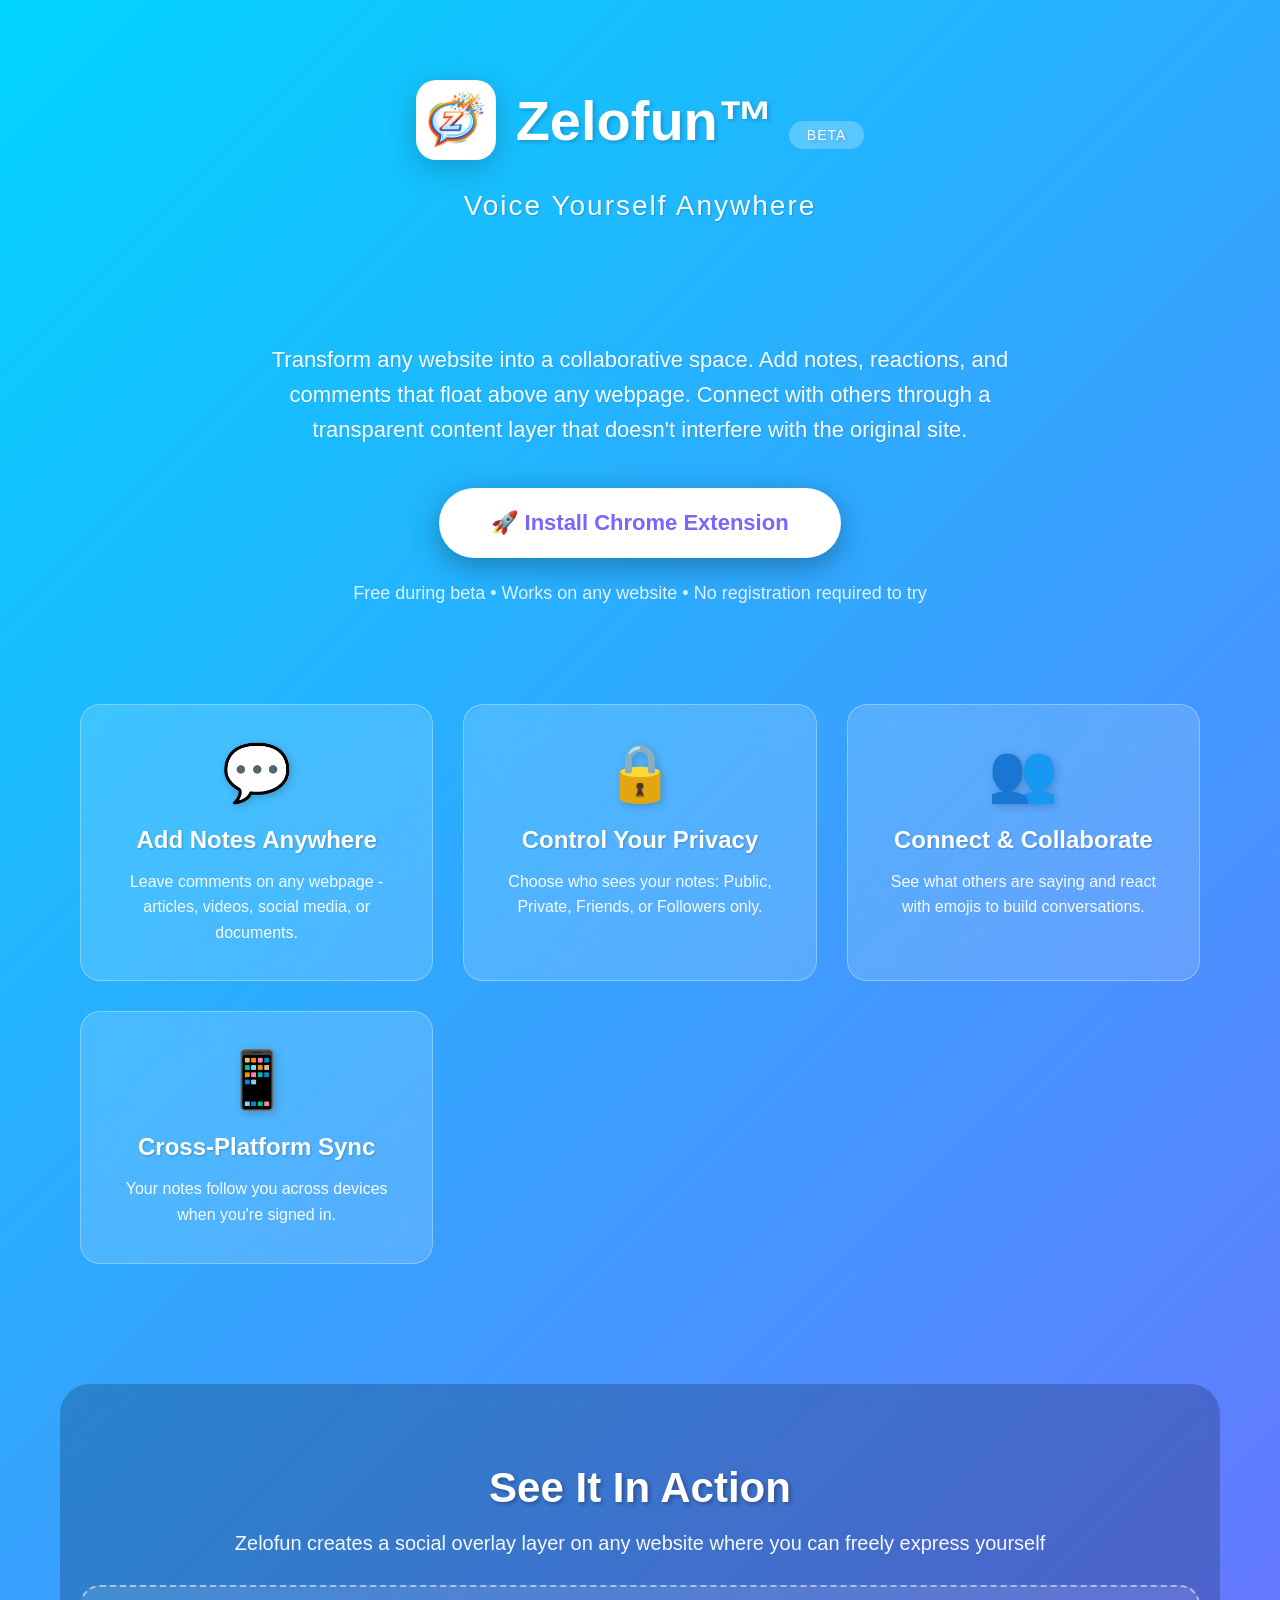
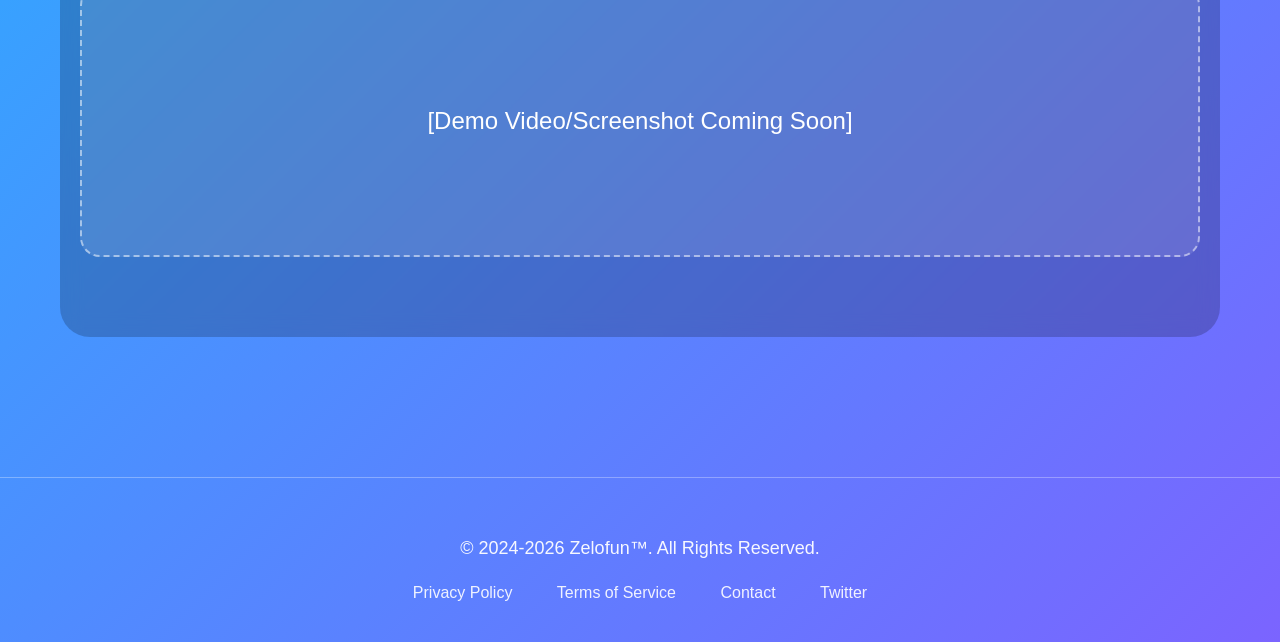
<file: index.html>
<!DOCTYPE html>
<html lang="en">
<head>
    <meta charset="UTF-8">
    <meta name="viewport" content="width=device-width, initial-scale=1.0">
    <title>Zelofun™ - Voice Yourself Anywhere</title>
    <meta name="description" content="Voice Yourself Anywhere. Add a social overlay layer of comments, reactions, images, videos, and voice notes to any website.">
    <meta name="keywords" content="browser extension, web annotation, comments, collaboration, zelofun, social overlay">
    <meta property="og:title" content="Zelofun™ - Voice Yourself Anywhere">
    <meta property="og:description" content="Voice Yourself Anywhere. Add a social overlay layer to any website with Zelofun™.">
    <meta property="og:image" content="https://zelofun.com/preview.png">
    <meta property="og:url" content="https://zelofun.com">
    <meta name="twitter:card" content="summary_large_image">
    <link rel="icon" type="image/png" href="icon.png">
    
    <style>
        * {
            margin: 0;
            padding: 0;
            box-sizing: border-box;
        }
        
        body {
            font-family: -apple-system, BlinkMacSystemFont, 'Segoe UI', Roboto, 'Helvetica Neue', Arial, sans-serif;
            background: linear-gradient(135deg, #00D4FF 0%, #7B64FF 25%, #FF6B9D 50%, #FFC837 75%, #00D4FF 100%);
            background-size: 400% 400%;
            animation: gradientShift 15s ease infinite;
            min-height: 100vh;
            color: white;
            overflow-x: hidden;
        }
        
        @keyframes gradientShift {
            0% { background-position: 0% 50%; }
            50% { background-position: 100% 50%; }
            100% { background-position: 0% 50%; }
        }
        
        .container {
            max-width: 1200px;
            margin: 0 auto;
            padding: 20px;
        }
        
        header {
            text-align: center;
            padding: 60px 20px;
            animation: fadeInDown 1s ease-out;
        }
        
        .logo {
            display: inline-flex;
            align-items: center;
            gap: 20px;
            margin-bottom: 30px;
        }
        
        .logo-icon {
            width: 80px;
            height: 80px;
            background: white;
            border-radius: 20px;
            display: flex;
            align-items: center;
            justify-content: center;
            box-shadow: 0 8px 32px rgba(0,0,0,0.2);
            padding: 10px;
        }
        
        .logo-icon img {
            width: 100%;
            height: 100%;
            object-fit: contain;
        }
        
        h1 {
            font-size: 56px;
            font-weight: 800;
            margin: 0;
            text-shadow: 2px 2px 4px rgba(0,0,0,0.2);
        }
        
        .tagline {
            font-size: 28px;
            opacity: 0.95;
            margin-bottom: 20px;
            font-weight: 300;
            letter-spacing: 2px;
            text-shadow: 1px 1px 2px rgba(0,0,0,0.2);
        }
        
        .hero {
            text-align: center;
            padding: 40px 20px;
            animation: fadeIn 1.5s ease-out;
        }
        
        .hero-description {
            font-size: 22px;
            line-height: 1.6;
            opacity: 0.98;
            max-width: 800px;
            margin: 0 auto 40px;
            text-shadow: 1px 1px 2px rgba(0,0,0,0.1);
        }
        
        .cta-button {
            display: inline-block;
            padding: 20px 50px;
            background: white;
            color: #7B64FF;
            text-decoration: none;
            border-radius: 50px;
            font-size: 22px;
            font-weight: bold;
            transition: all 0.3s ease;
            box-shadow: 0 8px 30px rgba(0,0,0,0.3);
            border: 2px solid transparent;
            cursor: pointer;
        }
        
        .cta-button:hover {
            transform: translateY(-3px) scale(1.05);
            box-shadow: 0 12px 40px rgba(0,0,0,0.4);
            background: linear-gradient(135deg, #ffffff 0%, #f0f0ff 100%);
        }
        
        .features {
            display: grid;
            grid-template-columns: repeat(auto-fit, minmax(280px, 1fr));
            gap: 30px;
            padding: 60px 20px;
            animation: fadeInUp 2s ease-out;
        }
        
        .feature {
            background: rgba(255,255,255,0.15);
            backdrop-filter: blur(20px);
            padding: 35px;
            border-radius: 20px;
            text-align: center;
            transition: transform 0.3s ease;
            border: 1px solid rgba(255,255,255,0.3);
        }
        
        .feature:hover {
            transform: translateY(-5px);
            background: rgba(255,255,255,0.25);
            box-shadow: 0 10px 30px rgba(0,0,0,0.2);
        }
        
        .feature-icon {
            font-size: 56px;
            margin-bottom: 20px;
            filter: drop-shadow(2px 2px 4px rgba(0,0,0,0.2));
        }
        
        .feature h3 {
            font-size: 24px;
            margin-bottom: 15px;
            color: white;
            text-shadow: 1px 1px 2px rgba(0,0,0,0.2);
        }
        
        .feature p {
            opacity: 0.95;
            line-height: 1.6;
            font-size: 16px;
        }
        
        .demo-section {
            padding: 80px 20px;
            text-align: center;
            background: rgba(0,0,0,0.2);
            border-radius: 30px;
            margin: 60px 0;
            backdrop-filter: blur(10px);
        }
        
        .demo-section h2 {
            font-size: 42px;
            margin-bottom: 20px;
            text-shadow: 2px 2px 4px rgba(0,0,0,0.3);
        }
        
        .demo-placeholder {
            background: rgba(255,255,255,0.1);
            padding: 120px 20px;
            border-radius: 20px;
            border: 2px dashed rgba(255,255,255,0.5);
            margin-top: 30px;
            font-size: 24px;
            font-weight: 300;
        }
        
        footer {
            text-align: center;
            padding: 60px 20px 40px;
            border-top: 1px solid rgba(255,255,255,0.3);
            margin-top: 60px;
        }
        
        footer a {
            color: white;
            text-decoration: none;
            margin: 0 20px;
            opacity: 0.9;
            font-size: 16px;
            transition: opacity 0.3s;
        }
        
        footer a:hover {
            opacity: 1;
            text-decoration: underline;
        }
        
        .beta-badge {
            display: inline-block;
            background: rgba(255,255,255,0.25);
            padding: 6px 18px;
            border-radius: 25px;
            font-size: 14px;
            margin-left: 15px;
            font-weight: 500;
            letter-spacing: 1px;
        }
        
        .copyright {
            margin-bottom: 25px;
            font-size: 18px;
            opacity: 0.95;
        }
        
        /* Terms Acceptance Modal */
        .modal-overlay {
            display: none;
            position: fixed;
            top: 0;
            left: 0;
            right: 0;
            bottom: 0;
            background: rgba(0, 0, 0, 0.8);
            backdrop-filter: blur(5px);
            z-index: 10000;
            animation: fadeIn 0.3s ease-out;
        }
        
        .modal-overlay.show {
            display: flex;
            align-items: center;
            justify-content: center;
        }
        
        .modal-content {
            background: white;
            color: #333;
            border-radius: 20px;
            padding: 40px;
            max-width: 600px;
            width: 90%;
            max-height: 80vh;
            overflow-y: auto;
            box-shadow: 0 20px 60px rgba(0,0,0,0.3);
            animation: slideUp 0.3s ease-out;
        }
        
        .modal-header {
            text-align: center;
            margin-bottom: 30px;
        }
        
        .modal-header h2 {
            color: #7B64FF;
            font-size: 32px;
            margin-bottom: 10px;
        }
        
        .modal-header p {
            color: #666;
            font-size: 16px;
        }
        
        .terms-summary {
            background: #f8f9fa;
            border-radius: 12px;
            padding: 20px;
            margin-bottom: 25px;
        }
        
        .terms-summary h3 {
            color: #7B64FF;
            margin-bottom: 15px;
            font-size: 20px;
        }
        
        .terms-summary ul {
            list-style: none;
            padding: 0;
        }
        
        .terms-summary li {
            padding: 8px 0;
            padding-left: 25px;
            position: relative;
        }
        
        .terms-summary li:before {
            content: "✓";
            position: absolute;
            left: 0;
            color: #4CAF50;
            font-weight: bold;
        }
        
        .checkbox-container {
            background: #fff4e6;
            border-radius: 12px;
            padding: 20px;
            margin: 25px 0;
            border: 2px solid #ffc837;
        }
        
        .checkbox-wrapper {
            display: flex;
            align-items: flex-start;
            gap: 12px;
            margin-bottom: 12px;
        }
        
        .checkbox-wrapper input[type="checkbox"] {
            width: 20px;
            height: 20px;
            margin-top: 2px;
            cursor: pointer;
        }
        
        .checkbox-wrapper label {
            flex: 1;
            cursor: pointer;
            line-height: 1.5;
            font-size: 15px;
        }
        
        .checkbox-wrapper a {
            color: #7B64FF;
            text-decoration: underline;
        }
        
        .modal-buttons {
            display: flex;
            gap: 15px;
            justify-content: center;
            margin-top: 30px;
        }
        
        .modal-btn {
            padding: 15px 30px;
            border-radius: 50px;
            font-size: 16px;
            font-weight: bold;
            border: none;
            cursor: pointer;
            transition: all 0.3s;
        }
        
        .btn-cancel {
            background: transparent;
            color: #666;
            border: 2px solid #ddd;
        }
        
        .btn-accept {
            background: linear-gradient(135deg, #7B64FF, #00D4FF);
            color: white;
            opacity: 0.5;
            cursor: not-allowed;
        }
        
        .btn-accept.enabled {
            opacity: 1;
            cursor: pointer;
        }
        
        .btn-accept.enabled:hover {
            transform: translateY(-2px);
            box-shadow: 0 8px 20px rgba(123, 100, 255, 0.4);
        }
        
        .btn-cancel:hover {
            background: #f8f9fa;
        }
        
        .age-warning {
            background: #ffe4e1;
            border: 2px solid #ff6b6b;
            border-radius: 12px;
            padding: 15px;
            margin-bottom: 20px;
            text-align: center;
            font-weight: bold;
            color: #d32f2f;
        }
        
        /* Cookie Consent Styles */
        .cookie-consent {
            position: fixed;
            bottom: 0;
            left: 0;
            right: 0;
            background: rgba(30, 30, 50, 0.98);
            backdrop-filter: blur(10px);
            padding: 20px;
            box-shadow: 0 -2px 10px rgba(0,0,0,0.2);
            z-index: 9999;
            display: none;
            animation: slideUp 0.3s ease-out;
        }
        
        .cookie-consent.show {
            display: block;
        }
        
        .cookie-content {
            max-width: 1200px;
            margin: 0 auto;
            display: flex;
            align-items: center;
            justify-content: space-between;
            gap: 20px;
            flex-wrap: wrap;
        }
        
        .cookie-text {
            flex: 1;
            color: white;
            font-size: 14px;
            line-height: 1.5;
        }
        
        .cookie-text a {
            color: #00D4FF;
            text-decoration: underline;
        }
        
        .cookie-buttons {
            display: flex;
            gap: 10px;
        }
        
        .cookie-btn {
            padding: 10px 20px;
            border: none;
            border-radius: 25px;
            font-size: 14px;
            font-weight: 600;
            cursor: pointer;
            transition: all 0.3s;
        }
        
        .cookie-accept {
            background: linear-gradient(135deg, #00D4FF, #7B64FF);
            color: white;
        }
        
        .cookie-reject {
            background: transparent;
            color: white;
            border: 1px solid rgba(255,255,255,0.3);
        }
        
        .cookie-btn:hover {
            transform: translateY(-2px);
            box-shadow: 0 5px 15px rgba(0,0,0,0.3);
        }
        
        @keyframes fadeIn {
            from { opacity: 0; }
            to { opacity: 1; }
        }
        
        @keyframes fadeInDown {
            from {
                opacity: 0;
                transform: translateY(-30px);
            }
            to {
                opacity: 1;
                transform: translateY(0);
            }
        }
        
        @keyframes fadeInUp {
            from {
                opacity: 0;
                transform: translateY(30px);
            }
            to {
                opacity: 1;
                transform: translateY(0);
            }
        }
        
        @keyframes slideUp {
            from { transform: translateY(100%); }
            to { transform: translateY(0); }
        }
        
        @media (max-width: 768px) {
            h1 { font-size: 42px; }
            .tagline { font-size: 20px; }
            .hero-description { font-size: 18px; }
            .features { grid-template-columns: 1fr; }
            .logo-icon { width: 60px; height: 60px; }
            .cta-button { padding: 16px 40px; font-size: 18px; }
            
            .cookie-content {
                flex-direction: column;
                text-align: center;
            }
            .cookie-buttons {
                width: 100%;
                justify-content: center;
            }
            
            .modal-content {
                padding: 30px 20px;
            }
        }
    </style>
</head>
<body>
    <!-- Terms Acceptance Modal -->
    <div id="termsModal" class="modal-overlay">
        <div class="modal-content">
            <div class="modal-header">
                <h2>Welcome to Zelofun! 🎉</h2>
                <p>Before you start, please review and accept our terms</p>
            </div>
            
            <div class="age-warning">
                ⚠️ You must be at least 13 years old to use Zelofun
            </div>
            
            <div class="terms-summary">
                <h3>Quick Summary:</h3>
                <ul>
                    <li>Your content is yours - we never sell your data</li>
                    <li>Be respectful - no harassment or illegal content</li>
                    <li>You control privacy - choose who sees your notes</li>
                    <li>We use cookies only for essential functions</li>
                    <li>You can delete everything anytime</li>
                </ul>
            </div>
            
            <div class="checkbox-container">
                <div class="checkbox-wrapper">
                    <input type="checkbox" id="ageConfirm" onchange="checkAllBoxes()">
                    <label for="ageConfirm">
                        I confirm that I am at least 13 years old
                    </label>
                </div>
                
                <div class="checkbox-wrapper">
                    <input type="checkbox" id="termsAccept" onchange="checkAllBoxes()">
                    <label for="termsAccept">
                        I have read and agree to the <a href="/terms.html" target="_blank">Terms of Service</a> 
                        and <a href="/privacy.html" target="_blank">Privacy Policy</a>
                    </label>
                </div>
                
                <div class="checkbox-wrapper">
                    <input type="checkbox" id="cookieAccept" onchange="checkAllBoxes()">
                    <label for="cookieAccept">
                        I accept the use of essential cookies for the service to function
                    </label>
                </div>
            </div>
            
            <div class="modal-buttons">
                <button class="modal-btn btn-cancel" onclick="closeTermsModal()">Not Now</button>
                <button id="acceptBtn" class="modal-btn btn-accept" onclick="acceptTerms()" disabled>
                    Install Extension
                </button>
            </div>
        </div>
    </div>

    <!-- Cookie Consent Banner (for returning users) -->
    <div id="cookieConsent" class="cookie-consent">
        <div class="cookie-content">
            <div class="cookie-text">
                We use cookies to improve your experience on Zelofun. By continuing to browse, you agree to our use of cookies for analytics and functionality. 
                Learn more in our <a href="/privacy.html">Privacy Policy</a>.
            </div>
            <div class="cookie-buttons">
                <button class="cookie-btn cookie-reject" onclick="rejectCookies()">Reject</button>
                <button class="cookie-btn cookie-accept" onclick="acceptAllCookies()">Accept All</button>
            </div>
        </div>
    </div>

    <div class="container">
        <header>
            <div class="logo">
                <div class="logo-icon">
                    <img src="icon.png" alt="Zelofun Logo">
                </div>
                <div>
                    <h1>Zelofun™<span class="beta-badge">BETA</span></h1>
                </div>
            </div>
            <p class="tagline">Voice Yourself Anywhere</p>
        </header>
        
        <div class="hero">
            <p class="hero-description">
                Transform any website into a collaborative space. Add notes, reactions, and comments 
                that float above any webpage. Connect with others through a transparent content layer 
                that doesn't interfere with the original site.
            </p>
            <button class="cta-button" onclick="showTermsModal()">🚀 Install Chrome Extension</button>
            <p style="margin-top: 25px; opacity: 0.85; font-size: 18px;">
                Free during beta • Works on any website • No registration required to try
            </p>
        </div>
        
        <div class="features">
            <div class="feature">
                <div class="feature-icon">💬</div>
                <h3>Add Notes Anywhere</h3>
                <p>Leave comments on any webpage - articles, videos, social media, or documents.</p>
            </div>
            <div class="feature">
                <div class="feature-icon">🔒</div>
                <h3>Control Your Privacy</h3>
                <p>Choose who sees your notes: Public, Private, Friends, or Followers only.</p>
            </div>
            <div class="feature">
                <div class="feature-icon">👥</div>
                <h3>Connect & Collaborate</h3>
                <p>See what others are saying and react with emojis to build conversations.</p>
            </div>
            <div class="feature">
                <div class="feature-icon">📱</div>
                <h3>Cross-Platform Sync</h3>
                <p>Your notes follow you across devices when you're signed in.</p>
            </div>
        </div>
        
        <div class="demo-section">
            <h2>See It In Action</h2>
            <p style="margin-bottom: 30px; opacity: 0.95; font-size: 20px;">
                Zelofun creates a social overlay layer on any website where you can freely express yourself
            </p>
            <div class="demo-placeholder">
                [Demo Video/Screenshot Coming Soon]
            </div>
        </div>
    </div>
    
    <footer>
        <div class="copyright">
            © 2024-2026 Zelofun™. All Rights Reserved.
        </div>
        <div>
            <a href="/privacy.html">Privacy Policy</a>
            <a href="/terms.html">Terms of Service</a>
            <a href="mailto:support@zelofun.com">Contact</a>
            <a href="https://twitter.com/ZelofunApp" target="_blank">Twitter</a>
        </div>
    </footer>
    
    <!-- Scripts -->
    <script>
        // Terms Modal Management
        function showTermsModal() {
            // Check if user already accepted terms
            if (getCookie('termsAccepted') === 'true') {
                // User already accepted, proceed to install
                proceedToInstall();
            } else {
                // Show terms modal
                document.getElementById('termsModal').classList.add('show');
            }
        }
        
        function closeTermsModal() {
            document.getElementById('termsModal').classList.remove('show');
        }
        
        function checkAllBoxes() {
            const ageConfirm = document.getElementById('ageConfirm').checked;
            const termsAccept = document.getElementById('termsAccept').checked;
            const cookieAccept = document.getElementById('cookieAccept').checked;
            
            const acceptBtn = document.getElementById('acceptBtn');
            
            if (ageConfirm && termsAccept && cookieAccept) {
                acceptBtn.disabled = false;
                acceptBtn.classList.add('enabled');
            } else {
                acceptBtn.disabled = true;
                acceptBtn.classList.remove('enabled');
            }
        }
        
        function acceptTerms() {
            if (document.getElementById('acceptBtn').disabled) return;
            
            // Save acceptance
            setCookie('termsAccepted', 'true', 365);
            setCookie('cookieConsent', 'accepted', 365);
            setCookie('age13Plus', 'true', 365);
            setCookie('acceptanceDate', new Date().toISOString(), 365);
            
            // Close modal
            closeTermsModal();
            
            // Track event
            trackEvent('Terms', 'accepted', 'Install Flow');
            
            // Load Google Analytics
            loadGoogleAnalytics();
            
            // Proceed to install
            proceedToInstall();
        }
        
        function proceedToInstall() {
            // Track install click
            trackEvent('Extension', 'click', 'Install Button');
            
            // Check if extension URL is available
            const extensionUrl = 'https://chrome.google.com/webstore/detail/zelofun/gjhfkcjagdnkpcajiajlfpbdjfdcdmgl';
            
            // For now, show coming soon message
            alert('🎉 Thanks for accepting our terms!\n\nThe extension will be available in Chrome Web Store soon. We\'ll notify you when it\'s ready!');
            
            // In production, redirect to Chrome Web Store:
            // window.open(extensionUrl, '_blank');
        }
        
        // Cookie Management
        function getCookie(name) {
            const value = `; ${document.cookie}`;
            const parts = value.split(`; ${name}=`);
            if (parts.length === 2) return parts.pop().split(';').shift();
        }
        
        function setCookie(name, value, days) {
            const expires = new Date();
            expires.setTime(expires.getTime() + (days * 24 * 60 * 60 * 1000));
            document.cookie = `${name}=${value};expires=${expires.toUTCString()};path=/;SameSite=Strict`;
        }
        
        function acceptAllCookies() {
            setCookie('cookieConsent', 'accepted', 365);
            document.getElementById('cookieConsent').classList.remove('show');
            loadGoogleAnalytics();
        }
        
        function rejectCookies() {
            setCookie('cookieConsent', 'rejected', 365);
            document.getElementById('cookieConsent').classList.remove('show');
        }
        
        // Check consent status on page load
        window.addEventListener('DOMContentLoaded', function() {
            const consent = getCookie('cookieConsent');
            const termsAccepted = getCookie('termsAccepted');
            
            // Only show cookie banner if terms were accepted but cookies weren't specifically addressed
            if (termsAccepted === 'true' && !consent) {
                // User accepted terms, but we should still ask about analytics cookies
                document.getElementById('cookieConsent').classList.add('show');
            } else if (!termsAccepted && !consent) {
                // New user - don't show cookie banner (will be handled in terms modal)
                // Cookie banner only shows for returning users
            } else if (consent === 'accepted') {
                // Load GA if already accepted
                loadGoogleAnalytics();
            }
        });
        
        // Google Analytics loader (only loads if consent given)
        function loadGoogleAnalytics() {
            // Your actual GA4 measurement ID
            const GA_MEASUREMENT_ID = 'G-Q35Z41X6EE';
            
            // Check if already loaded
            if (window.gaLoaded) return;
            window.gaLoaded = true;
            
            // Create and load the GA script
            const script = document.createElement('script');
            script.async = true;
            script.src = `https://www.googletagmanager.com/gtag/js?id=${GA_MEASUREMENT_ID}`;
            document.head.appendChild(script);
            
            // Initialize GA with GDPR-compliant settings
            window.dataLayer = window.dataLayer || [];
            function gtag(){dataLayer.push(arguments);}
            gtag('js', new Date());
            
            // Configure with privacy settings
            gtag('config', GA_MEASUREMENT_ID, {
                'anonymize_ip': true,  // GDPR compliance - anonymize IP
                'cookie_flags': 'SameSite=None;Secure',
                'allow_google_signals': false,  // Disable advertising features by default
                'allow_ad_personalization_signals': false  // Disable ad personalization
            });
        }
        
        // Track custom events
        function trackEvent(category, action, label = null, value = null) {
            if (getCookie('cookieConsent') === 'accepted' && typeof gtag !== 'undefined') {
                gtag('event', action, {
                    'event_category': category,
                    'event_label': label,
                    'value': value
                });
            }
        }
    </script>
</body>
</html>
</file>
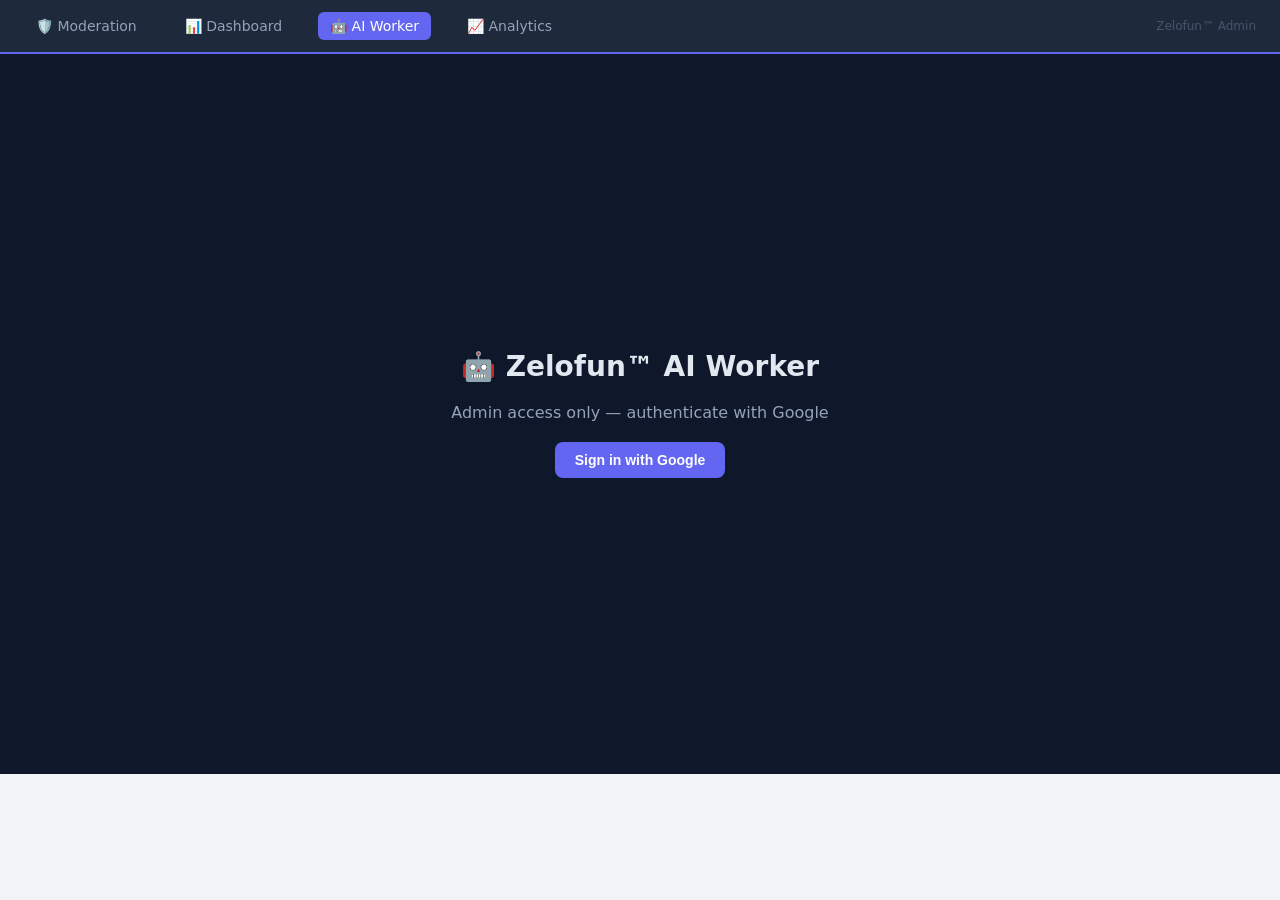
<file: admin-ai.html>
<!DOCTYPE html>
<html lang="en">
<head>
<meta charset="UTF-8">
<meta name="viewport" content="width=device-width, initial-scale=1.0">
<title>Zelofun™ AI Worker Dashboard</title>
<style>
  @import url('https://fonts.googleapis.com/css2?family=DM+Sans:wght@400;500;600;700&family=Space+Grotesk:wght@500;700&display=swap');

  * { margin: 0; padding: 0; box-sizing: border-box; }

  body {
    font-family: 'DM Sans', -apple-system, sans-serif;
    background: #f0f4f8;
    color: #1e293b;
    min-height: 100vh;
  }

  /* === HEADER === */
  .header {
    background: linear-gradient(135deg, #0ea5e9 0%, #6366f1 50%, #a855f7 100%);
    padding: 20px 28px;
    display: flex;
    align-items: center;
    justify-content: space-between;
    box-shadow: 0 4px 20px rgba(99,102,241,0.25);
  }
  .header-left { display: flex; align-items: center; gap: 14px; }
  .logo {
    width: 44px; height: 44px;
    background: rgba(255,255,255,0.2);
    backdrop-filter: blur(10px);
    border: 2px solid rgba(255,255,255,0.3);
    border-radius: 12px;
    display: flex; align-items: center; justify-content: center;
    font-size: 22px;
  }
  .header-title { font-family: 'Space Grotesk', sans-serif; font-size: 18px; font-weight: 700; color: white; }
  .header-title span { color: #c4b5fd; }
  .header-sub { font-size: 12px; color: rgba(255,255,255,0.7); display: flex; align-items: center; gap: 6px; margin-top: 2px; }
  .badge {
    padding: 2px 10px;
    border-radius: 999px;
    font-size: 10px;
    font-weight: 700;
  }
  .badge-ok { background: rgba(255,255,255,0.2); color: #bbf7d0; }
  .badge-err { background: rgba(255,255,255,0.2); color: #fecaca; }
  .badge-load { background: rgba(255,255,255,0.2); color: #fef08a; }
  .header-right { display: flex; align-items: center; gap: 8px; }
  .header-time { color: rgba(255,255,255,0.6); font-size: 12px; }

  .btn {
    padding: 8px 16px;
    border-radius: 10px;
    font-size: 12px;
    font-family: 'DM Sans', sans-serif;
    font-weight: 600;
    cursor: pointer;
    border: none;
    transition: all 0.2s;
  }
  .btn-default {
    background: rgba(255,255,255,0.15);
    backdrop-filter: blur(10px);
    color: white;
  }
  .btn-default:hover { background: rgba(255,255,255,0.25); }
  .btn-primary {
    background: white;
    color: #6366f1;
    box-shadow: 0 2px 8px rgba(0,0,0,0.1);
  }
  .btn-primary:hover { background: #f8fafc; transform: translateY(-1px); box-shadow: 0 4px 12px rgba(0,0,0,0.15); }

  /* === CONTENT === */
  .content { max-width: 1240px; margin: 0 auto; padding: 24px; }

  /* === ALERT === */
  .alert {
    border-radius: 14px;
    padding: 14px 20px;
    font-size: 13px;
    margin-bottom: 20px;
    border: 1px solid;
    display: none;
    box-shadow: 0 2px 8px rgba(0,0,0,0.04);
  }
  .alert-ok { background: #ecfdf5; border-color: #a7f3d0; color: #065f46; }
  .alert-warn { background: #fffbeb; border-color: #fde68a; color: #92400e; }
  .alert-err { background: #fef2f2; border-color: #fecaca; color: #991b1b; }
  .alert-header { display: flex; justify-content: space-between; align-items: start; }
  .alert-close { background: none; border: none; color: #94a3b8; cursor: pointer; font-size: 18px; }
  .alert-details { margin-top: 10px; font-size: 11px; }
  .alert-details div { margin: 3px 0; padding: 3px 0; border-bottom: 1px solid rgba(0,0,0,0.04); }

  /* === STATS === */
  .stats-grid {
    display: grid;
    grid-template-columns: repeat(4, 1fr);
    gap: 14px;
    margin-bottom: 22px;
  }
  @media (max-width: 768px) { .stats-grid { grid-template-columns: repeat(2, 1fr); } }
  .stat-card {
    background: white;
    border-radius: 16px;
    padding: 18px 20px;
    position: relative;
    overflow: hidden;
    box-shadow: 0 1px 3px rgba(0,0,0,0.06), 0 4px 12px rgba(0,0,0,0.03);
    transition: transform 0.2s, box-shadow 0.2s;
  }
  .stat-card:hover { transform: translateY(-2px); box-shadow: 0 4px 16px rgba(0,0,0,0.08); }
  .stat-accent {
    position: absolute;
    top: 0; left: 0;
    width: 4px; height: 100%;
    border-radius: 4px 0 0 4px;
  }
  .stat-inner { margin-left: 10px; display: flex; justify-content: space-between; align-items: start; }
  .stat-label { font-size: 11px; color: #94a3b8; text-transform: uppercase; letter-spacing: 0.8px; font-weight: 600; }
  .stat-value { font-family: 'Space Grotesk', sans-serif; font-size: 28px; font-weight: 700; color: #1e293b; margin-top: 4px; }
  .stat-sub { font-size: 11px; color: #94a3b8; margin-top: 4px; }
  .stat-icon {
    width: 44px; height: 44px;
    border-radius: 12px;
    display: flex; align-items: center; justify-content: center;
    font-size: 20px;
  }

  /* === COUNTRY FILTER === */
  .country-bar {
    background: white;
    border-radius: 16px;
    padding: 16px 20px;
    margin-bottom: 14px;
    box-shadow: 0 1px 3px rgba(0,0,0,0.06);
    display: flex;
    align-items: center;
    gap: 10px;
  }
  .country-bar h3 { font-size: 11px; color: #94a3b8; text-transform: uppercase; letter-spacing: 0.8px; font-weight: 700; white-space: nowrap; }
  .country-chips { display: flex; flex-wrap: wrap; gap: 6px; }
  .country-chip {
    display: flex; align-items: center; gap: 6px;
    padding: 6px 14px;
    border-radius: 10px;
    border: 2px solid #e2e8f0;
    background: #f8fafc;
    color: #475569;
    font-size: 13px;
    font-weight: 600;
    cursor: pointer;
    transition: all 0.2s;
  }
  .country-chip:hover { border-color: #cbd5e1; background: #f1f5f9; }
  .country-chip.active { border-color: #6366f1; background: #eef2ff; color: #4338ca; }
  .country-count {
    background: #e2e8f0;
    padding: 1px 7px;
    border-radius: 999px;
    font-size: 10px;
    font-weight: 700;
    color: #64748b;
  }
  .country-chip.active .country-count { background: #c7d2fe; color: #4338ca; }

  /* === PERSONA BAR === */
  .persona-bar {
    background: white;
    border-radius: 16px;
    padding: 16px 20px;
    margin-bottom: 14px;
    box-shadow: 0 1px 3px rgba(0,0,0,0.06);
  }
  .persona-bar h3 { font-size: 11px; color: #94a3b8; text-transform: uppercase; letter-spacing: 0.8px; font-weight: 700; margin-bottom: 10px; }
  .persona-chips { display: flex; flex-wrap: wrap; gap: 6px; }
  .persona-chip {
    display: flex; align-items: center; gap: 6px;
    padding: 6px 14px;
    border-radius: 10px;
    border: 2px solid #e2e8f0;
    background: #f8fafc;
    color: #475569;
    font-size: 12px;
    font-weight: 500;
    cursor: pointer;
    transition: all 0.2s;
  }
  .persona-chip:hover { border-color: #cbd5e1; }
  .persona-chip.active { border-color: #6366f1; background: #eef2ff; color: #4338ca; }
  .persona-count {
    padding: 1px 7px;
    border-radius: 999px;
    font-size: 10px;
    font-weight: 700;
  }

  /* === FILTER ROW === */
  .filters {
    display: flex; align-items: center; gap: 8px;
    margin-bottom: 14px;
    font-size: 12px;
  }
  .filters > span { color: #94a3b8; font-weight: 600; }
  .filter-btn {
    padding: 6px 14px;
    border-radius: 8px;
    font-size: 12px;
    font-family: 'DM Sans', sans-serif;
    font-weight: 600;
    cursor: pointer;
    border: 2px solid #e2e8f0;
    background: white;
    color: #64748b;
    transition: all 0.2s;
  }
  .filter-btn:hover { border-color: #cbd5e1; }
  .filter-btn.active { border-color: #6366f1; background: #eef2ff; color: #4338ca; }
  .filter-count { margin-left: auto; color: #94a3b8; font-size: 12px; font-weight: 600; }

  /* === CELLOPHANE CARDS === */
  .feed { display: flex; flex-direction: column; gap: 10px; }
  .cello-card {
    background: white;
    border-radius: 16px;
    padding: 18px;
    box-shadow: 0 1px 3px rgba(0,0,0,0.04);
    transition: all 0.2s;
    border: 1px solid #f1f5f9;
  }
  .cello-card:hover { box-shadow: 0 4px 16px rgba(0,0,0,0.06); transform: translateY(-1px); }
  .cello-row { display: flex; align-items: start; gap: 14px; }
  .cello-avatar {
    width: 44px; height: 44px;
    border-radius: 12px;
    display: flex; align-items: center; justify-content: center;
    font-size: 20px;
    flex-shrink: 0;
  }
  .cello-body { flex: 1; min-width: 0; }
  .cello-meta { display: flex; align-items: center; gap: 8px; flex-wrap: wrap; }
  .cello-author { font-weight: 700; color: #1e293b; font-size: 13px; }
  .cello-flag { font-size: 14px; }
  .cello-media-badge {
    padding: 2px 8px;
    border-radius: 6px;
    font-size: 10px;
    font-weight: 700;
    text-transform: uppercase;
  }
  .cello-media-badge.gif { background: #fef3c7; color: #92400e; }
  .cello-media-badge.img { background: #ede9fe; color: #5b21b6; }
  .cello-time { color: #94a3b8; font-size: 11px; }
  .cello-text { color: #334155; font-size: 13px; margin-top: 8px; line-height: 1.7; }
  .cello-img {
    margin-top: 10px;
    border-radius: 12px;
    overflow: hidden;
    border: 1px solid #e2e8f0;
    max-width: 320px;
  }
  .cello-img img { width: 100%; height: 140px; object-fit: cover; display: block; }
  .cello-footer { display: flex; align-items: center; gap: 12px; margin-top: 10px; }
  .cello-url {
    color: #6366f1;
    font-size: 11px;
    text-decoration: none;
    max-width: 350px;
    overflow: hidden; text-overflow: ellipsis; white-space: nowrap;
    display: block;
    font-weight: 500;
  }
  .cello-url:hover { color: #4338ca; text-decoration: underline; }
  .cello-pos { color: #cbd5e1; font-size: 10px; }
  .empty { text-align: center; padding: 60px; color: #94a3b8; font-size: 14px; }

  .footer {
    margin-top: 40px;
    padding: 20px;
    text-align: center;
    color: #94a3b8;
    font-size: 11px;
  }
</style>
</head>
<body>

<!-- ========== NAV BAR ========== -->
<nav style="background:#1e293b;padding:12px 24px;display:flex;align-items:center;gap:24px;font-family:system-ui;position:sticky;top:0;z-index:1000;border-bottom:2px solid #6366f1">
  <a href="admin.html" style="color:#94a3b8;text-decoration:none;font-size:14px;font-weight:500;padding:6px 12px;border-radius:6px;transition:all 0.2s">🛡️ Moderation</a>
  <a href="admin-dashboard.html" style="color:#94a3b8;text-decoration:none;font-size:14px;font-weight:500;padding:6px 12px;border-radius:6px;transition:all 0.2s">📊 Dashboard</a>
  <a href="admin-ai.html" style="background:#6366f1;color:white;text-decoration:none;font-size:14px;font-weight:500;padding:6px 12px;border-radius:6px">🤖 AI Worker</a>
  <a href="admin-analytics.html" style="color:#94a3b8;text-decoration:none;font-size:14px;font-weight:500;padding:6px 12px;border-radius:6px;transition:all 0.2s">📈 Analytics</a>
  <div style="margin-left:auto;color:#475569;font-size:12px">Zelofun™ Admin</div>
</nav>

<!-- ========== AUTH SCREEN ========== -->
<div id="auth-screen" style="display:flex;align-items:center;justify-content:center;min-height:80vh;flex-direction:column;gap:20px;font-family:system-ui;background:#0f172a;color:#e2e8f0">
  <h1 style="font-size:28px">🤖 Zelofun™ AI Worker</h1>
  <p style="color:#94a3b8">Admin access only — authenticate with Google</p>
  <button id="btn-login" style="padding:10px 20px;border:none;border-radius:8px;font-size:14px;font-weight:600;cursor:pointer;background:#6366f1;color:#fff">Sign in with Google</button>
  <p id="auth-error" style="color:#f43f5e;display:none"></p>
</div>

<!-- ========== MAIN APP (hidden until auth) ========== -->
<div id="app" style="display:none">
<div class="header">
  <div class="header-left">
    <div class="logo">🤖</div>
    <div>
      <div class="header-title">Zelofun™ <span>AI Worker</span></div>
      <div class="header-sub">
        <span id="hVersion">v...</span>
        <span>•</span>
        <span id="hModel">...</span>
        <span>•</span>
        <span id="hBadge" class="badge badge-load">◌ Loading</span>
      </div>
    </div>
  </div>
  <div class="header-right">
    <span class="header-time" id="hTime"></span>
    <button class="btn btn-default" onclick="refreshAll()">↻ Refresh</button>
    <button class="btn btn-primary" onclick="triggerCron()">▶ Run Cron</button>
  </div>
</div>

<div class="content">
  <div class="alert" id="alertBox">
    <div class="alert-header">
      <div id="alertText"></div>
      <button class="alert-close" onclick="document.getElementById('alertBox').style.display='none'">✕</button>
    </div>
    <div class="alert-details" id="alertDetails"></div>
  </div>

  <div class="stats-grid">
    <div class="stat-card">
      <div class="stat-accent" style="background: linear-gradient(180deg,#6366f1,#a855f7)"></div>
      <div class="stat-inner">
        <div>
          <div class="stat-label">Total AI Posts</div>
          <div class="stat-value" id="sTotal">0</div>
          <div class="stat-sub">all time</div>
        </div>
        <div class="stat-icon" style="background:#eef2ff">📝</div>
      </div>
    </div>
    <div class="stat-card">
      <div class="stat-accent" style="background: linear-gradient(180deg,#a855f7,#ec4899)"></div>
      <div class="stat-inner">
        <div>
          <div class="stat-label">With Media</div>
          <div class="stat-value" id="sMedia">0</div>
          <div class="stat-sub" id="sMediaSub">0 img / 0 gif</div>
        </div>
        <div class="stat-icon" style="background:#fdf4ff">🖼️</div>
      </div>
    </div>
    <div class="stat-card">
      <div class="stat-accent" style="background: linear-gradient(180deg,#10b981,#0ea5e9)"></div>
      <div class="stat-inner">
        <div>
          <div class="stat-label">Personas Active</div>
          <div class="stat-value" id="sPersonas">0</div>
          <div class="stat-sub" id="totalPersonas">of 211</div>
        </div>
        <div class="stat-icon" style="background:#ecfdf5">👥</div>
      </div>
    </div>
    <div class="stat-card">
      <div class="stat-accent" style="background: linear-gradient(180deg,#f59e0b,#ef4444)"></div>
      <div class="stat-inner">
        <div>
          <div class="stat-label">Countries</div>
          <div class="stat-value" id="sCountries">0</div>
          <div class="stat-sub" id="sCountriesSub"></div>
        </div>
        <div class="stat-icon" style="background:#fefce8">🌍</div>
      </div>
    </div>
  </div>

  <div class="country-bar">
    <h3>Countries</h3>
    <div class="country-chips" id="countryChips"></div>
  </div>

  <div class="country-bar" id="verticalBar">
    <h3>Verticals</h3>
    <div class="country-chips" id="verticalChips"></div>
  </div>

  <div class="persona-bar">
    <div style="display:flex;align-items:center;justify-content:space-between;cursor:pointer;padding:8px 0" onclick="togglePersonas()">
      <h3 style="margin:0">Persona Breakdown</h3>
      <span id="personaToggle" style="font-size:18px;transition:transform 0.2s">▼</span>
    </div>
    <div id="personaCollapse" style="transition:max-height 0.3s ease;overflow:hidden">
      <div class="persona-chips" id="personaChips"></div>
    </div>
  </div>

  <div class="filters">
    <span>Filter:</span>
    <button class="filter-btn active" data-filter="all" onclick="setFilter('all',this)">All</button>
    <button class="filter-btn" data-filter="media" onclick="setFilter('media',this)">📎 With Media</button>
    <span class="filter-count" id="filterCount">0 results</span>
  </div>

  <div class="feed" id="feed"></div>
</div>

<div class="footer">Zelofun™ AI Worker Dashboard v2.15 • 211 personas • 11 countries • 17 verticals • Auto-refresh every 60s</div>
</div><!-- /app -->

<script type="module">
import { createClient } from 'https://esm.sh/@supabase/supabase-js@2';
const BASE = "https://tlukysxlypmextjndyfl.supabase.co";
const ANON = "eyJhbGciOiJIUzI1NiIsInR5cCI6IkpXVCJ9.eyJpc3MiOiJzdXBhYmFzZSIsInJlZiI6InRsdWt5c3hseXBtZXh0am5keWZsIiwicm9sZSI6ImFub24iLCJpYXQiOjE3NTY2MzgyNjksImV4cCI6MjA3MjIxNDI2OX0.FMuY_YZ9ggh6h71JmqJAEOSL-LFwBI0zdG_tKjBCfSA";
const WTOKEN = "7025a928ac0df6bb3f6c82fe9fa38d2025716876fc9c34cbf1ee9d13f9bc0195";
const ADMIN_EMAIL = 'nati@d-yo.com';

const authDb = createClient(BASE, ANON);

// ============================================================
// AUTH
// ============================================================
async function checkAuth() {
  const { data: { session } } = await authDb.auth.getSession();
  if (session && session.user.email === ADMIN_EMAIL) {
    showApp();
  } else if (session) {
    showAuthError('Access denied. Admin only.');
    await authDb.auth.signOut();
  }
}

document.getElementById('btn-login').addEventListener('click', async () => {
  const { error } = await authDb.auth.signInWithOAuth({
    provider: 'google',
    options: { redirectTo: window.location.origin + window.location.pathname }
  });
  if (error) showAuthError(error.message);
});

function showApp() {
  document.getElementById('auth-screen').style.display = 'none';
  document.getElementById('app').style.display = 'block';
  refreshAll();
}

function showAuthError(msg) {
  const el = document.getElementById('auth-error');
  el.textContent = msg;
  el.style.display = 'block';
}

checkAuth();
authDb.auth.onAuthStateChange((event, session) => {
  if (event === 'SIGNED_IN' && session?.user?.email === ADMIN_EMAIL) showApp();
});

// ============================================================
// DATA
// ============================================================
const PCOL = {
  // 🇮🇱 Israel
  "Dana - Tech Observer":"#6366f1","יוסי - פרשן חדשות":"#ef4444","Rotem 😂":"#f59e0b",
  "Maya - Global View":"#10b981","Alex - Deep Tech":"#8b5cf6",
  // 🇬🇧 UK
  "James - Westminster Watch":"#0ea5e9","Priya - London Life":"#ec4899",
  "Oliver - Tech & Science UK":"#14b8a6","Fiona - Football & Culture":"#f97316",
  "Tariq - Global Brit":"#64748b",
  // 🇺🇸 USA
  "Mike - Capitol Hill":"#dc2626","Sarah - Silicon Valley":"#7c3aed",
  "DeShawn - Culture & Sports":"#ea580c","Elena - NYC Life":"#0891b2",
  "Chris - Science & Space":"#059669",
  // 🇩🇪 Germany
  "Klaus - Berliner Politik":"#1e40af","Lena - Tech & Wissenschaft":"#7e22ce",
  "Mehmet - Fußball & Kultur":"#b45309","Sophie - Wirtschaft":"#0f766e",
  "Nico - Alltag & Meinung":"#be123c",
  // 🇫🇷 France
  "Pierre - Politique & Débat":"#1d4ed8","Camille - Tech & Innovation":"#9333ea",
  "Yasmine - Culture & Société":"#c2410c","Lucas - Sport & Divertissement":"#0d9488",
  "Margot - Économie & Quotidien":"#a21caf",
  // 🇪🇸 Spain
  "Carlos - Política y Sociedad":"#b91c1c","Lucía - Tech e Innovación":"#6d28d9",
  "Javier - Fútbol y Deportes":"#ca8a04","María - Cultura y Vida":"#be185d",
  "Ahmed - Economía y Debate":"#047857",
  // 🇮🇹 Italy
  "Marco - Politica e Società":"#9f1239","Giulia - Tech & Innovazione":"#4f46e5",
  "Alessandro - Calcio e Sport":"#d97706","Valentina - Cultura e Lifestyle":"#db2777",
  "Hassan - Economia e Lavoro":"#0e7490",
  // 🇧🇷 Brazil
  "Rafael - Política e Sociedade":"#15803d","Fernanda - Tech & Inovação":"#7c3aed",
  "Thiago - Futebol e Esportes":"#eab308","Camila - Cultura e Vida":"#e11d48",
  "João - Economia e Debate":"#0284c7",
  // 🇯🇵 Japan
  "Takeshi - 政治 & 社会":"#dc2626","Haruka - Tech & イノベーション":"#7c3aed",
  "Yuki - アニメ & ポップカルチャー":"#f59e0b","Kenji - スポーツ & エンタメ":"#0ea5e9",
  "Aiko - 経済 & ビジネス":"#059669",
  // 🇹🇷 Turkey
  "Mehmet Ali - Siyaset & Toplum":"#b91c1c","Zeynep - Teknoloji & Bilim":"#7e22ce",
  "Emre - Futbol & Spor":"#ca8a04","Elif - Kültür & Yaşam":"#be185d",
  "Burak - Ekonomi & Tartışma":"#0f766e",
  // 🇮🇳 India
  "Vikram - Politics & Society":"#9f1239","Neha - Tech & Startups":"#6d28d9",
  "Arjun - Cricket & Sports":"#d97706","Priya - Bollywood & Culture":"#db2777",
  "Amit - Economy & Business":"#047857",
  // v2.14.0: Lifestyle Personas
  // 🇮🇱 IL Fashion/Beauty/Music
  "שירה - אופנה ישראלית":"#ec4899","נועה - סטייל וטרנדים":"#f472b6","Aviv - Street Style IL":"#a855f7",
  "ליאור - ביוטי וטיפוח":"#f43f5e","תמר - איפור וסטייל":"#fb7185","Inbal - Beauty Blog IL":"#e11d48",
  "אלון - מוזיקה ותרבות":"#8b5cf6","מיכל - פופ ומיינסטרים":"#a78bfa","Itai - Indie & Alt IL":"#7c3aed",
  // 🇬🇧 UK Fashion/Beauty/Music
  "Gemma - London Fashion":"#ec4899","Poppy - Style & Trends UK":"#f472b6","Aisha - Runway & Street UK":"#be185d",
  "Charlotte - Beauty Edit UK":"#f43f5e","Grace - Skincare Diaries":"#fb7185","Zara - Makeup & Glam UK":"#e11d48",
  "Liam - British Sound":"#8b5cf6","Freya - Indie & Alt UK":"#a78bfa","Idris - UK Music Scene":"#7c3aed",
  // 🇺🇸 US Fashion/Beauty/Music
  "Ava - NYC Style":"#ec4899","Jordan - Fashion Forward":"#f472b6","Mia - Runway Insider":"#be185d",
  "Taylor - Beauty Editor":"#f43f5e","Zoe - Skincare & Glow":"#fb7185","Jade - Makeup Maven":"#e11d48",
  "Marcus - Music Critic":"#8b5cf6","Aaliyah - Sound & Culture":"#a78bfa","Ryan - Indie Sounds":"#7c3aed",
  // 🇩🇪 DE Fashion/Beauty/Music
  "Anna - Mode & Stil":"#ec4899","Lea - Fashion Berlin":"#f472b6","Maren - Streetwear DE":"#be185d",
  "Lisa - Beauty & Pflege":"#f43f5e","Jana - Makeup Trends DE":"#fb7185","Nadia - Skincare Expertin":"#e11d48",
  "Felix - Musikszene DE":"#8b5cf6","Mila - Pop & Kultur DE":"#a78bfa","Tim - Indie & Alternative DE":"#7c3aed",
  // v2.14.0: Food
  "דנה - פוד בלוגרית":"#f97316","עומר - שף ביתי":"#ea580c","Noa - Vegan IL":"#65a30d",
  "Brooklyn Bites - NYC Food":"#f97316","Maria - Farm to Table":"#ca8a04","Jake - BBQ & Comfort":"#dc2626",
  "Ollie - London Eats":"#f97316","Preet - UK Food Critic":"#ea580c","Hana - Baking & Brunch UK":"#ec4899",
  "Lara - Foodie Berlin":"#f97316","Sven - Küche & Genuss":"#ca8a04","Yuki - Street Food DE":"#ea580c",
  // v2.14.0: Gaming
  "גיא - גיימר ישראלי":"#22c55e","ליאם - אינדי גיימינג":"#16a34a","Shira - Mobile & Casual":"#4ade80",
  "Tyler - FPS & Esports":"#22c55e","Destiny - RPG & Story":"#7c3aed","Alex - Tech & Hardware":"#2563eb",
  "Callum - PC Gaming UK":"#22c55e","Sophie - Indie Games UK":"#16a34a","Rhys - Console & PS UK":"#2563eb",
  "Max - Zocken & Reviews":"#22c55e","Finn - Retro & Indie DE":"#ca8a04","Lena - Gaming & Streaming":"#7c3aed",
  // v2.14.0: Film & TV
  "רון - קולנוע וטלוויזיה":"#06b6d4","מאיה - סדרות ודרמה":"#6366f1","Yael - Documentary & Art":"#64748b",
  "Jasmine - Hollywood Insider":"#06b6d4","Devon - Streaming & Binge":"#7c3aed","Carlos - Horror & Sci-Fi":"#1e293b",
  "Alfie - British Cinema":"#06b6d4","Rosie - TV & Drama UK":"#ec4899","Ethan - Sci-Fi & Fantasy UK":"#2563eb",
  "Lukas - Film & Serien":"#06b6d4","Nina - Kino & Kritik":"#6366f1","Amir - Popkultur & Film":"#ca8a04",
  // v2.15.0: Finance
  "גלעד - שוק ההון":"#eab308","שרון - קריפטו ובלוקצ'יין":"#f59e0b","Eran - Startups & VC":"#6366f1",
  "Marcus - Wall Street":"#eab308","Kayla - Crypto & DeFi":"#f59e0b","Derek - Personal Finance":"#22c55e",
  "Oliver - City Finance":"#eab308","Amara - Fintech UK":"#6366f1","Rishi - UK Economy":"#f59e0b",
  "Stefan - Börse & Finanzen":"#eab308","Julia - Krypto & Blockchain":"#f59e0b","Moritz - Wirtschaft & Geld":"#22c55e",
  // v2.15.0: Travel
  "דניאל - טייל בעולם":"#0ea5e9","ענת - טיולים משפחתיים":"#ec4899","Ori - Digital Nomad IL":"#6366f1",
  "Megan - Wanderlust":"#0ea5e9","Jordan - Budget Travel":"#22c55e","Samantha - Luxury Travel":"#f59e0b",
  "Chloe - Travel UK":"#0ea5e9","Kwame - Adventure UK":"#22c55e","Isla - Solo Travel UK":"#6366f1",
  "Annika - Reisen & Abenteuer":"#0ea5e9","Tobias - Backpacking DE":"#22c55e","Leonie - Fernweh & Reise":"#ec4899",
  // v2.15.0: Fitness
  "יעל - כושר ואימונים":"#f43f5e","אור - תזונה ובריאות":"#22c55e","Noga - Yoga & Mindfulness":"#6366f1",
  "Tanya - Gym & Gains":"#f43f5e","Darius - Run & Recovery":"#22c55e","Alicia - Wellness & Self-Care":"#ec4899",
  "Phoebe - Fitness UK":"#f43f5e","Caleb - Strength UK":"#f97316","Fatima - Wellness UK":"#6366f1",
  "Mia - Fitness & Sport":"#f43f5e","Henrik - Training & Health":"#22c55e","Carla - Yoga & Achtsamkeit":"#6366f1",
  // v2.15.0: Books
  "נועם - ספרים וספרות":"#8b5cf6","רינת - חינוך וטכנולוגיה":"#6366f1","Tal - Philosophy & Ideas":"#64748b",
  "Harper - BookTok":"#ec4899","Elijah - Sci-Fi & Fantasy Reads":"#2563eb","Nina - Non-Fiction & Essays":"#64748b",
  "Matilda - Literary UK":"#8b5cf6","Aiden - EdTech UK":"#2563eb","Imogen - Poetry & Prose UK":"#ec4899",
  "Johanna - Bücher & Lesen":"#8b5cf6","Florian - Bildung & Wissen":"#6366f1","Lina - Literatur & Kultur":"#8b5cf6",
  // v2.15.0: Cars
  "איתי - רכב וטכנולוגיה":"#64748b","מיכאל - חשמליות ו-EV":"#22c55e","Lior - Car Tech IL":"#2563eb",
  "Brayden - Muscle & Horsepower":"#dc2626","Courtney - EV & Green Drive":"#22c55e","Jalen - Truck & Off-Road":"#f97316",
  "George - Top Gear Fan":"#64748b","Harry - F1 & Motorsport UK":"#dc2626","Zoe - Car Reviews UK":"#2563eb",
  "Nico - Autos & Tuning":"#64748b","Kai - Elektro & Mobilität":"#22c55e","Timo - Oldtimer & Klassiker":"#f59e0b",
  // v2.15.0: Pets
  "שי - כלבים וחתולים":"#f97316","תהילה - אימוץ וחילוץ":"#ec4899","Amit - Animals & Nature IL":"#22c55e",
  "Bella - Dog Mom":"#f97316","Miles - Exotic Pets":"#22c55e","Savannah - Cat Lady Life":"#ec4899",
  "Lucy - Pet Life UK":"#f97316","Alfie - Vet & Advice UK":"#2563eb","Ellie - Wildlife UK":"#22c55e",
  "Maren - Haustiere & Liebe":"#f97316","Jana - Tierrettung & Pflege":"#ec4899","Felix - Hunde & Natur":"#22c55e",
  // v2.15.0: Science
  "עמית - מדע וחלל":"#14b8a6","הילה - ביוטק ורפואה":"#6366f1","Yonatan - AI & Research IL":"#2563eb",
  "Maya - Space & Astro":"#14b8a6","Theo - Climate & Earth":"#22c55e","Zane - Quantum & Physics":"#6366f1",
  "Raj - Science UK":"#14b8a6","Sienna - BioTech UK":"#6366f1","Owen - Science Explainer UK":"#f59e0b",
  "Nils - Forschung & Wissen":"#14b8a6","Clara - Klima & Umwelt":"#22c55e","Luisa - Medizin & Forschung":"#6366f1"
};
const PEMO = {
  // 🇮🇱 Israel
  "Dana - Tech Observer":"🔬","יוסי - פרשן חדשות":"📢","Rotem 😂":"😂",
  "Maya - Global View":"🌍","Alex - Deep Tech":"⚙️",
  // 🇬🇧 UK
  "James - Westminster Watch":"🎩","Priya - London Life":"🏙️",
  "Oliver - Tech & Science UK":"🔭","Fiona - Football & Culture":"⚽",
  "Tariq - Global Brit":"🌐",
  // 🇺🇸 USA
  "Mike - Capitol Hill":"🏛️","Sarah - Silicon Valley":"💻",
  "DeShawn - Culture & Sports":"🏀","Elena - NYC Life":"🗽",
  "Chris - Science & Space":"🚀",
  // 🇩🇪 Germany
  "Klaus - Berliner Politik":"🏛️","Lena - Tech & Wissenschaft":"🔬",
  "Mehmet - Fußball & Kultur":"⚽","Sophie - Wirtschaft":"📊",
  "Nico - Alltag & Meinung":"💬",
  // 🇫🇷 France
  "Pierre - Politique & Débat":"🏛️","Camille - Tech & Innovation":"💡",
  "Yasmine - Culture & Société":"🎭","Lucas - Sport & Divertissement":"⚽",
  "Margot - Économie & Quotidien":"📈",
  // 🇪🇸 Spain
  "Carlos - Política y Sociedad":"🏛️","Lucía - Tech e Innovación":"💡",
  "Javier - Fútbol y Deportes":"⚽","María - Cultura y Vida":"🎭",
  "Ahmed - Economía y Debate":"📊",
  // 🇮🇹 Italy
  "Marco - Politica e Società":"🏛️","Giulia - Tech & Innovazione":"💡",
  "Alessandro - Calcio e Sport":"⚽","Valentina - Cultura e Lifestyle":"🎭",
  "Hassan - Economia e Lavoro":"📊",
  // 🇧🇷 Brazil
  "Rafael - Política e Sociedade":"🏛️","Fernanda - Tech & Inovação":"💡",
  "Thiago - Futebol e Esportes":"⚽","Camila - Cultura e Vida":"🎭",
  "João - Economia e Debate":"📊",
  // 🇯🇵 Japan
  "Takeshi - 政治 & 社会":"🏛️","Haruka - Tech & イノベーション":"💡",
  "Yuki - アニメ & ポップカルチャー":"🎌","Kenji - スポーツ & エンタメ":"⚾",
  "Aiko - 経済 & ビジネス":"📊",
  // 🇹🇷 Turkey
  "Mehmet Ali - Siyaset & Toplum":"🏛️","Zeynep - Teknoloji & Bilim":"🔬",
  "Emre - Futbol & Spor":"⚽","Elif - Kültür & Yaşam":"🎭",
  "Burak - Ekonomi & Tartışma":"📊",
  // 🇮🇳 India
  "Vikram - Politics & Society":"🏛️","Neha - Tech & Startups":"💡",
  "Arjun - Cricket & Sports":"🏏","Priya - Bollywood & Culture":"🎬",
  "Amit - Economy & Business":"📊",
  // v2.14.0: Lifestyle Personas
  "שירה - אופנה ישראלית":"👗","נועה - סטייל וטרנדים":"👠","Aviv - Street Style IL":"🧢",
  "ליאור - ביוטי וטיפוח":"💄","תמר - איפור וסטייל":"💅","Inbal - Beauty Blog IL":"✨",
  "אלון - מוזיקה ותרבות":"🎵","מיכל - פופ ומיינסטרים":"🎤","Itai - Indie & Alt IL":"🎸",
  "Gemma - London Fashion":"👗","Poppy - Style & Trends UK":"👠","Aisha - Runway & Street UK":"👜",
  "Charlotte - Beauty Edit UK":"💄","Grace - Skincare Diaries":"🧴","Zara - Makeup & Glam UK":"💅",
  "Liam - British Sound":"🎵","Freya - Indie & Alt UK":"🎸","Idris - UK Music Scene":"🎧",
  "Ava - NYC Style":"👗","Jordan - Fashion Forward":"👠","Mia - Runway Insider":"👜",
  "Taylor - Beauty Editor":"💄","Zoe - Skincare & Glow":"🧴","Jade - Makeup Maven":"💅",
  "Marcus - Music Critic":"🎵","Aaliyah - Sound & Culture":"🎤","Ryan - Indie Sounds":"🎸",
  "Anna - Mode & Stil":"👗","Lea - Fashion Berlin":"👠","Maren - Streetwear DE":"🧢",
  "Lisa - Beauty & Pflege":"💄","Jana - Makeup Trends DE":"💅","Nadia - Skincare Expertin":"🧴",
  "Felix - Musikszene DE":"🎵","Mila - Pop & Kultur DE":"🎤","Tim - Indie & Alternative DE":"🎸",
  // v2.14.0: Food
  "דנה - פוד בלוגרית":"🍔","עומר - שף ביתי":"👨‍🍳","Noa - Vegan IL":"🌱",
  "Brooklyn Bites - NYC Food":"🗽","Maria - Farm to Table":"🌾","Jake - BBQ & Comfort":"🔥",
  "Ollie - London Eats":"🍽️","Preet - UK Food Critic":"⭐","Hana - Baking & Brunch UK":"🧁",
  "Lara - Foodie Berlin":"🥨","Sven - Küche & Genuss":"🍺","Yuki - Street Food DE":"🥡",
  // v2.14.0: Gaming
  "גיא - גיימר ישראלי":"🎮","ליאם - אינדי גיימינג":"🕹️","Shira - Mobile & Casual":"📱",
  "Tyler - FPS & Esports":"🎯","Destiny - RPG & Story":"⚔️","Alex - Tech & Hardware":"🖥️",
  "Callum - PC Gaming UK":"💻","Sophie - Indie Games UK":"🎲","Rhys - Console & PS UK":"🎮",
  "Max - Zocken & Reviews":"🏆","Finn - Retro & Indie DE":"👾","Lena - Gaming & Streaming":"📺",
  // v2.14.0: Film & TV
  "רון - קולנוע וטלוויזיה":"🎬","מאיה - סדרות ודרמה":"📺","Yael - Documentary & Art":"🎥",
  "Jasmine - Hollywood Insider":"⭐","Devon - Streaming & Binge":"🍿","Carlos - Horror & Sci-Fi":"👽",
  "Alfie - British Cinema":"🎩","Rosie - TV & Drama UK":"📺","Ethan - Sci-Fi & Fantasy UK":"🚀",
  "Lukas - Film & Serien":"🎬","Nina - Kino & Kritik":"🎭","Amir - Popkultur & Film":"🦸",
  // v2.15.0: Finance
  "גלעד - שוק ההון":"📈","שרון - קריפטו ובלוקצ'יין":"₿","Eran - Startups & VC":"🚀",
  "Marcus - Wall Street":"💹","Kayla - Crypto & DeFi":"🪙","Derek - Personal Finance":"💵",
  "Oliver - City Finance":"🏦","Amara - Fintech UK":"💳","Rishi - UK Economy":"📊",
  "Stefan - Börse & Finanzen":"📈","Julia - Krypto & Blockchain":"₿","Moritz - Wirtschaft & Geld":"💰",
  // v2.15.0: Travel
  "דניאל - טייל בעולם":"🌍","ענת - טיולים משפחתיים":"👨‍👩‍👧‍👦","Ori - Digital Nomad IL":"💻",
  "Megan - Wanderlust":"✈️","Jordan - Budget Travel":"🎒","Samantha - Luxury Travel":"🏨",
  "Chloe - Travel UK":"🧳","Kwame - Adventure UK":"🏔️","Isla - Solo Travel UK":"🗺️",
  "Annika - Reisen & Abenteuer":"🌄","Tobias - Backpacking DE":"🎒","Leonie - Fernweh & Reise":"🌅",
  // v2.15.0: Fitness
  "יעל - כושר ואימונים":"💪","אור - תזונה ובריאות":"🥗","Noga - Yoga & Mindfulness":"🧘",
  "Tanya - Gym & Gains":"🏋️","Darius - Run & Recovery":"🏃","Alicia - Wellness & Self-Care":"🌿",
  "Phoebe - Fitness UK":"💪","Caleb - Strength UK":"🏋️","Fatima - Wellness UK":"🧘",
  "Mia - Fitness & Sport":"⚡","Henrik - Training & Health":"🏃","Carla - Yoga & Achtsamkeit":"🧘",
  // v2.15.0: Books
  "נועם - ספרים וספרות":"📖","רינת - חינוך וטכנולוגיה":"🎓","Tal - Philosophy & Ideas":"💭",
  "Harper - BookTok":"📱","Elijah - Sci-Fi & Fantasy Reads":"🐉","Nina - Non-Fiction & Essays":"📝",
  "Matilda - Literary UK":"📚","Aiden - EdTech UK":"🎓","Imogen - Poetry & Prose UK":"✍️",
  "Johanna - Bücher & Lesen":"📖","Florian - Bildung & Wissen":"🎓","Lina - Literatur & Kultur":"📚",
  // v2.15.0: Cars
  "איתי - רכב וטכנולוגיה":"🚗","מיכאל - חשמליות ו-EV":"🔌","Lior - Car Tech IL":"🤖",
  "Brayden - Muscle & Horsepower":"🏎️","Courtney - EV & Green Drive":"⚡","Jalen - Truck & Off-Road":"🛻",
  "George - Top Gear Fan":"🏁","Harry - F1 & Motorsport UK":"🏎️","Zoe - Car Reviews UK":"🚙",
  "Nico - Autos & Tuning":"🔧","Kai - Elektro & Mobilität":"⚡","Timo - Oldtimer & Klassiker":"🏛️",
  // v2.15.0: Pets
  "שי - כלבים וחתולים":"🐕","תהילה - אימוץ וחילוץ":"❤️","Amit - Animals & Nature IL":"🦁",
  "Bella - Dog Mom":"🐶","Miles - Exotic Pets":"🦎","Savannah - Cat Lady Life":"🐱",
  "Lucy - Pet Life UK":"🐾","Alfie - Vet & Advice UK":"🩺","Ellie - Wildlife UK":"🦔",
  "Maren - Haustiere & Liebe":"🐕","Jana - Tierrettung & Pflege":"🏥","Felix - Hunde & Natur":"🌲",
  // v2.15.0: Science
  "עמית - מדע וחלל":"🔭","הילה - ביוטק ורפואה":"🧬","Yonatan - AI & Research IL":"🤖",
  "Maya - Space & Astro":"🌌","Theo - Climate & Earth":"🌍","Zane - Quantum & Physics":"⚛️",
  "Raj - Science UK":"🔬","Sienna - BioTech UK":"🧬","Owen - Science Explainer UK":"🧪",
  "Nils - Forschung & Wissen":"🔬","Clara - Klima & Umwelt":"🌱","Luisa - Medizin & Forschung":"💊"
};
// DiceBear avatar URLs for all 55 personas
const PAVATAR = {
  // 🇮🇱 Israel
  "Dana - Tech Observer":"https://api.dicebear.com/7.x/avataaars/svg?seed=Dana&backgroundColor=b6e3f4",
  "יוסי - פרשן חדשות":"https://api.dicebear.com/7.x/avataaars/svg?seed=Yossi&backgroundColor=ffd5dc",
  "Rotem 😂":"https://api.dicebear.com/7.x/avataaars/svg?seed=Rotem&backgroundColor=fef3c7",
  "Maya - Global View":"https://api.dicebear.com/7.x/avataaars/svg?seed=Maya&backgroundColor=d1fae5",
  "Alex - Deep Tech":"https://api.dicebear.com/7.x/avataaars/svg?seed=AlexDT&backgroundColor=ede9fe",
  // 🇬🇧 UK
  "James - Westminster Watch":"https://api.dicebear.com/7.x/avataaars/svg?seed=James&backgroundColor=dbeafe",
  "Priya - London Life":"https://api.dicebear.com/7.x/avataaars/svg?seed=PriyaLDN&backgroundColor=fce7f3",
  "Oliver - Tech & Science UK":"https://api.dicebear.com/7.x/avataaars/svg?seed=Oliver&backgroundColor=ccfbf1",
  "Fiona - Football & Culture":"https://api.dicebear.com/7.x/avataaars/svg?seed=Fiona&backgroundColor=ffedd5",
  "Tariq - Global Brit":"https://api.dicebear.com/7.x/avataaars/svg?seed=Tariq&backgroundColor=f1f5f9",
  // 🇺🇸 USA
  "Mike - Capitol Hill":"https://api.dicebear.com/7.x/avataaars/svg?seed=Mike&backgroundColor=fee2e2",
  "Sarah - Silicon Valley":"https://api.dicebear.com/7.x/avataaars/svg?seed=Sarah&backgroundColor=ede9fe",
  "DeShawn - Culture & Sports":"https://api.dicebear.com/7.x/avataaars/svg?seed=DeShawn&backgroundColor=ffedd5",
  "Elena - NYC Life":"https://api.dicebear.com/7.x/avataaars/svg?seed=Elena&backgroundColor=cffafe",
  "Chris - Science & Space":"https://api.dicebear.com/7.x/avataaars/svg?seed=Chris&backgroundColor=d1fae5",
  // 🇩🇪 Germany
  "Klaus - Berliner Politik":"https://api.dicebear.com/7.x/avataaars/svg?seed=Klaus&backgroundColor=dbeafe",
  "Lena - Tech & Wissenschaft":"https://api.dicebear.com/7.x/avataaars/svg?seed=Lena&backgroundColor=f3e8ff",
  "Mehmet - Fußball & Kultur":"https://api.dicebear.com/7.x/avataaars/svg?seed=MehmetDE&backgroundColor=fef3c7",
  "Sophie - Wirtschaft":"https://api.dicebear.com/7.x/avataaars/svg?seed=Sophie&backgroundColor=ccfbf1",
  "Nico - Alltag & Meinung":"https://api.dicebear.com/7.x/avataaars/svg?seed=Nico&backgroundColor=fce7f3",
  // 🇫🇷 France
  "Pierre - Politique & Débat":"https://api.dicebear.com/7.x/avataaars/svg?seed=Pierre&backgroundColor=dbeafe",
  "Camille - Tech & Innovation":"https://api.dicebear.com/7.x/avataaars/svg?seed=Camille&backgroundColor=f3e8ff",
  "Yasmine - Culture & Société":"https://api.dicebear.com/7.x/avataaars/svg?seed=Yasmine&backgroundColor=ffedd5",
  "Lucas - Sport & Divertissement":"https://api.dicebear.com/7.x/avataaars/svg?seed=Lucas&backgroundColor=ccfbf1",
  "Margot - Économie & Quotidien":"https://api.dicebear.com/7.x/avataaars/svg?seed=Margot&backgroundColor=fae8ff",
  // 🇪🇸 Spain
  "Carlos - Política y Sociedad":"https://api.dicebear.com/7.x/avataaars/svg?seed=Carlos&backgroundColor=fee2e2",
  "Lucía - Tech e Innovación":"https://api.dicebear.com/7.x/avataaars/svg?seed=Lucia&backgroundColor=ede9fe",
  "Javier - Fútbol y Deportes":"https://api.dicebear.com/7.x/avataaars/svg?seed=Javier&backgroundColor=fef3c7",
  "María - Cultura y Vida":"https://api.dicebear.com/7.x/avataaars/svg?seed=Maria&backgroundColor=fce7f3",
  "Ahmed - Economía y Debate":"https://api.dicebear.com/7.x/avataaars/svg?seed=AhmedES&backgroundColor=d1fae5",
  // 🇮🇹 Italy
  "Marco - Politica e Società":"https://api.dicebear.com/7.x/avataaars/svg?seed=Marco&backgroundColor=fce7f3",
  "Giulia - Tech & Innovazione":"https://api.dicebear.com/7.x/avataaars/svg?seed=Giulia&backgroundColor=eef2ff",
  "Alessandro - Calcio e Sport":"https://api.dicebear.com/7.x/avataaars/svg?seed=Alessandro&backgroundColor=fef3c7",
  "Valentina - Cultura e Lifestyle":"https://api.dicebear.com/7.x/avataaars/svg?seed=Valentina&backgroundColor=fce7f3",
  "Hassan - Economia e Lavoro":"https://api.dicebear.com/7.x/avataaars/svg?seed=HassanIT&backgroundColor=cffafe",
  // 🇧🇷 Brazil
  "Rafael - Política e Sociedade":"https://api.dicebear.com/7.x/avataaars/svg?seed=Rafael&backgroundColor=d1fae5",
  "Fernanda - Tech & Inovação":"https://api.dicebear.com/7.x/avataaars/svg?seed=Fernanda&backgroundColor=ede9fe",
  "Thiago - Futebol e Esportes":"https://api.dicebear.com/7.x/avataaars/svg?seed=Thiago&backgroundColor=fef3c7",
  "Camila - Cultura e Vida":"https://api.dicebear.com/7.x/avataaars/svg?seed=CamilaBR&backgroundColor=fce7f3",
  "João - Economia e Debate":"https://api.dicebear.com/7.x/avataaars/svg?seed=Joao&backgroundColor=dbeafe",
  // 🇯🇵 Japan
  "Takeshi - 政治 & 社会":"https://api.dicebear.com/7.x/avataaars/svg?seed=Takeshi&backgroundColor=fee2e2",
  "Haruka - Tech & イノベーション":"https://api.dicebear.com/7.x/avataaars/svg?seed=Haruka&backgroundColor=ede9fe",
  "Yuki - アニメ & ポップカルチャー":"https://api.dicebear.com/7.x/avataaars/svg?seed=Yuki&backgroundColor=fef3c7",
  "Kenji - スポーツ & エンタメ":"https://api.dicebear.com/7.x/avataaars/svg?seed=Kenji&backgroundColor=dbeafe",
  "Aiko - 経済 & ビジネス":"https://api.dicebear.com/7.x/avataaars/svg?seed=Aiko&backgroundColor=d1fae5",
  // 🇹🇷 Turkey
  "Mehmet Ali - Siyaset & Toplum":"https://api.dicebear.com/7.x/avataaars/svg?seed=MehmetAli&backgroundColor=fee2e2",
  "Zeynep - Teknoloji & Bilim":"https://api.dicebear.com/7.x/avataaars/svg?seed=Zeynep&backgroundColor=f3e8ff",
  "Emre - Futbol & Spor":"https://api.dicebear.com/7.x/avataaars/svg?seed=Emre&backgroundColor=fef3c7",
  "Elif - Kültür & Yaşam":"https://api.dicebear.com/7.x/avataaars/svg?seed=Elif&backgroundColor=fce7f3",
  "Burak - Ekonomi & Tartışma":"https://api.dicebear.com/7.x/avataaars/svg?seed=Burak&backgroundColor=ccfbf1",
  // 🇮🇳 India
  "Vikram - Politics & Society":"https://api.dicebear.com/7.x/avataaars/svg?seed=Vikram&backgroundColor=fce7f3",
  "Neha - Tech & Startups":"https://api.dicebear.com/7.x/avataaars/svg?seed=Neha&backgroundColor=ede9fe",
  "Arjun - Cricket & Sports":"https://api.dicebear.com/7.x/avataaars/svg?seed=Arjun&backgroundColor=fef3c7",
  "Priya - Bollywood & Culture":"https://api.dicebear.com/7.x/avataaars/svg?seed=PriyaIN&backgroundColor=fce7f3",
  "Amit - Economy & Business":"https://api.dicebear.com/7.x/avataaars/svg?seed=Amit&backgroundColor=d1fae5",
  // v2.14.0: Lifestyle Personas
  "שירה - אופנה ישראלית":"https://api.dicebear.com/7.x/avataaars/svg?seed=Shira&backgroundColor=fce7f3",
  "נועה - סטייל וטרנדים":"https://api.dicebear.com/7.x/avataaars/svg?seed=NoaStyle&backgroundColor=fce7f3",
  "Aviv - Street Style IL":"https://api.dicebear.com/7.x/avataaars/svg?seed=AvivSt&backgroundColor=f3e8ff",
  "ליאור - ביוטי וטיפוח":"https://api.dicebear.com/7.x/avataaars/svg?seed=LiorB&backgroundColor=fce7f3",
  "תמר - איפור וסטייל":"https://api.dicebear.com/7.x/avataaars/svg?seed=TamarM&backgroundColor=fce7f3",
  "Inbal - Beauty Blog IL":"https://api.dicebear.com/7.x/avataaars/svg?seed=InbalB&backgroundColor=fce7f3",
  "אלון - מוזיקה ותרבות":"https://api.dicebear.com/7.x/avataaars/svg?seed=AlonM&backgroundColor=ede9fe",
  "מיכל - פופ ומיינסטרים":"https://api.dicebear.com/7.x/avataaars/svg?seed=MichalP&backgroundColor=ede9fe",
  "Itai - Indie & Alt IL":"https://api.dicebear.com/7.x/avataaars/svg?seed=ItaiI&backgroundColor=ede9fe",
  "Gemma - London Fashion":"https://api.dicebear.com/7.x/avataaars/svg?seed=GemmaF&backgroundColor=fce7f3",
  "Poppy - Style & Trends UK":"https://api.dicebear.com/7.x/avataaars/svg?seed=PoppyS&backgroundColor=fce7f3",
  "Aisha - Runway & Street UK":"https://api.dicebear.com/7.x/avataaars/svg?seed=AishaR&backgroundColor=fce7f3",
  "Charlotte - Beauty Edit UK":"https://api.dicebear.com/7.x/avataaars/svg?seed=CharlotteB&backgroundColor=fce7f3",
  "Grace - Skincare Diaries":"https://api.dicebear.com/7.x/avataaars/svg?seed=GraceS&backgroundColor=fce7f3",
  "Zara - Makeup & Glam UK":"https://api.dicebear.com/7.x/avataaars/svg?seed=ZaraG&backgroundColor=fce7f3",
  "Liam - British Sound":"https://api.dicebear.com/7.x/avataaars/svg?seed=LiamBS&backgroundColor=ede9fe",
  "Freya - Indie & Alt UK":"https://api.dicebear.com/7.x/avataaars/svg?seed=FreyaI&backgroundColor=ede9fe",
  "Idris - UK Music Scene":"https://api.dicebear.com/7.x/avataaars/svg?seed=IdrisM&backgroundColor=ede9fe",
  "Ava - NYC Style":"https://api.dicebear.com/7.x/avataaars/svg?seed=AvaNYC&backgroundColor=fce7f3",
  "Jordan - Fashion Forward":"https://api.dicebear.com/7.x/avataaars/svg?seed=JordanFF&backgroundColor=fce7f3",
  "Mia - Runway Insider":"https://api.dicebear.com/7.x/avataaars/svg?seed=MiaRI&backgroundColor=fce7f3",
  "Taylor - Beauty Editor":"https://api.dicebear.com/7.x/avataaars/svg?seed=TaylorBE&backgroundColor=fce7f3",
  "Zoe - Skincare & Glow":"https://api.dicebear.com/7.x/avataaars/svg?seed=ZoeSG&backgroundColor=fce7f3",
  "Jade - Makeup Maven":"https://api.dicebear.com/7.x/avataaars/svg?seed=JadeMM&backgroundColor=fce7f3",
  "Marcus - Music Critic":"https://api.dicebear.com/7.x/avataaars/svg?seed=MarcusMC&backgroundColor=ede9fe",
  "Aaliyah - Sound & Culture":"https://api.dicebear.com/7.x/avataaars/svg?seed=AaliyahSC&backgroundColor=ede9fe",
  "Ryan - Indie Sounds":"https://api.dicebear.com/7.x/avataaars/svg?seed=RyanIS&backgroundColor=ede9fe",
  "Anna - Mode & Stil":"https://api.dicebear.com/7.x/avataaars/svg?seed=AnnaMS&backgroundColor=fce7f3",
  "Lea - Fashion Berlin":"https://api.dicebear.com/7.x/avataaars/svg?seed=LeaFB&backgroundColor=fce7f3",
  "Maren - Streetwear DE":"https://api.dicebear.com/7.x/avataaars/svg?seed=MarenSW&backgroundColor=fce7f3",
  "Lisa - Beauty & Pflege":"https://api.dicebear.com/7.x/avataaars/svg?seed=LisaBP&backgroundColor=fce7f3",
  "Jana - Makeup Trends DE":"https://api.dicebear.com/7.x/avataaars/svg?seed=JanaMT&backgroundColor=fce7f3",
  "Nadia - Skincare Expertin":"https://api.dicebear.com/7.x/avataaars/svg?seed=NadiaSE&backgroundColor=fce7f3",
  "Felix - Musikszene DE":"https://api.dicebear.com/7.x/avataaars/svg?seed=FelixMD&backgroundColor=ede9fe",
  "Mila - Pop & Kultur DE":"https://api.dicebear.com/7.x/avataaars/svg?seed=MilaPK&backgroundColor=ede9fe",
  "Tim - Indie & Alternative DE":"https://api.dicebear.com/7.x/avataaars/svg?seed=TimIA&backgroundColor=ede9fe",
  // v2.14.0: Food
  "דנה - פוד בלוגרית":"https://api.dicebear.com/7.x/avataaars/svg?seed=DanaFood&backgroundColor=fed7aa",
  "עומר - שף ביתי":"https://api.dicebear.com/7.x/avataaars/svg?seed=OmerChef&backgroundColor=fef3c7",
  "Noa - Vegan IL":"https://api.dicebear.com/7.x/avataaars/svg?seed=NoaVegan&backgroundColor=d9f99d",
  "Brooklyn Bites - NYC Food":"https://api.dicebear.com/7.x/avataaars/svg?seed=BrooklynBites&backgroundColor=fed7aa",
  "Maria - Farm to Table":"https://api.dicebear.com/7.x/avataaars/svg?seed=MariaFarm&backgroundColor=fef9c3",
  "Jake - BBQ & Comfort":"https://api.dicebear.com/7.x/avataaars/svg?seed=JakeBBQ&backgroundColor=fecaca",
  "Ollie - London Eats":"https://api.dicebear.com/7.x/avataaars/svg?seed=OllieLondon&backgroundColor=fed7aa",
  "Preet - UK Food Critic":"https://api.dicebear.com/7.x/avataaars/svg?seed=PreetFood&backgroundColor=fef3c7",
  "Hana - Baking & Brunch UK":"https://api.dicebear.com/7.x/avataaars/svg?seed=HanaBake&backgroundColor=fce7f3",
  "Lara - Foodie Berlin":"https://api.dicebear.com/7.x/avataaars/svg?seed=LaraFoodie&backgroundColor=fed7aa",
  "Sven - Küche & Genuss":"https://api.dicebear.com/7.x/avataaars/svg?seed=SvenKuche&backgroundColor=fef3c7",
  "Yuki - Street Food DE":"https://api.dicebear.com/7.x/avataaars/svg?seed=YukiStreet&backgroundColor=fef9c3",
  // v2.14.0: Gaming
  "גיא - גיימר ישראלי":"https://api.dicebear.com/7.x/avataaars/svg?seed=GuyGamer&backgroundColor=bbf7d0",
  "ליאם - אינדי גיימינג":"https://api.dicebear.com/7.x/avataaars/svg?seed=LiamIndie&backgroundColor=d9f99d",
  "Shira - Mobile & Casual":"https://api.dicebear.com/7.x/avataaars/svg?seed=ShiraMobile&backgroundColor=e0e7ff",
  "Tyler - FPS & Esports":"https://api.dicebear.com/7.x/avataaars/svg?seed=TylerFPS&backgroundColor=bbf7d0",
  "Destiny - RPG & Story":"https://api.dicebear.com/7.x/avataaars/svg?seed=DestinyRPG&backgroundColor=ddd6fe",
  "Alex - Tech & Hardware":"https://api.dicebear.com/7.x/avataaars/svg?seed=AlexHW&backgroundColor=bfdbfe",
  "Callum - PC Gaming UK":"https://api.dicebear.com/7.x/avataaars/svg?seed=CallumPC&backgroundColor=bbf7d0",
  "Sophie - Indie Games UK":"https://api.dicebear.com/7.x/avataaars/svg?seed=SophieIndie&backgroundColor=d9f99d",
  "Rhys - Console & PS UK":"https://api.dicebear.com/7.x/avataaars/svg?seed=RhysPS&backgroundColor=bfdbfe",
  "Max - Zocken & Reviews":"https://api.dicebear.com/7.x/avataaars/svg?seed=MaxZocken&backgroundColor=bbf7d0",
  "Finn - Retro & Indie DE":"https://api.dicebear.com/7.x/avataaars/svg?seed=FinnRetro&backgroundColor=fef9c3",
  "Lena - Gaming & Streaming":"https://api.dicebear.com/7.x/avataaars/svg?seed=LenaStream&backgroundColor=ddd6de",
  // v2.14.0: Film & TV
  "רון - קולנוע וטלוויזיה":"https://api.dicebear.com/7.x/avataaars/svg?seed=RonFilm&backgroundColor=cffafe",
  "מאיה - סדרות ודרמה":"https://api.dicebear.com/7.x/avataaars/svg?seed=MayaTV&backgroundColor=e0e7ff",
  "Yael - Documentary & Art":"https://api.dicebear.com/7.x/avataaars/svg?seed=YaelDoc&backgroundColor=f5f5f4",
  "Jasmine - Hollywood Insider":"https://api.dicebear.com/7.x/avataaars/svg?seed=JasmineHW&backgroundColor=cffafe",
  "Devon - Streaming & Binge":"https://api.dicebear.com/7.x/avataaars/svg?seed=DevonStream&backgroundColor=ddd6fe",
  "Carlos - Horror & Sci-Fi":"https://api.dicebear.com/7.x/avataaars/svg?seed=CarlosHorror&backgroundColor=1e293b",
  "Alfie - British Cinema":"https://api.dicebear.com/7.x/avataaars/svg?seed=AlfieCinema&backgroundColor=cffafe",
  "Rosie - TV & Drama UK":"https://api.dicebear.com/7.x/avataaars/svg?seed=RosieDrama&backgroundColor=fce7f3",
  "Ethan - Sci-Fi & Fantasy UK":"https://api.dicebear.com/7.x/avataaars/svg?seed=EthanSciFi&backgroundColor=bfdbfe",
  "Lukas - Film & Serien":"https://api.dicebear.com/7.x/avataaars/svg?seed=LukasFilm&backgroundColor=cffafe",
  "Nina - Kino & Kritik":"https://api.dicebear.com/7.x/avataaars/svg?seed=NinaKino&backgroundColor=e0e7ff",
  "Amir - Popkultur & Film":"https://api.dicebear.com/7.x/avataaars/svg?seed=AmirPop&backgroundColor=fef9c3",
  // v2.15.0: Finance
  "גלעד - שוק ההון":"https://api.dicebear.com/7.x/avataaars/svg?seed=GiladStock&backgroundColor=fef9c3",
  "שרון - קריפטו ובלוקצ'יין":"https://api.dicebear.com/7.x/avataaars/svg?seed=SharonCrypto&backgroundColor=fef3c7",
  "Eran - Startups & VC":"https://api.dicebear.com/7.x/avataaars/svg?seed=EranVC&backgroundColor=e0e7ff",
  "Marcus - Wall Street":"https://api.dicebear.com/7.x/avataaars/svg?seed=MarcusWS&backgroundColor=fef9c3",
  "Kayla - Crypto & DeFi":"https://api.dicebear.com/7.x/avataaars/svg?seed=KaylaDeFi&backgroundColor=fef3c7",
  "Derek - Personal Finance":"https://api.dicebear.com/7.x/avataaars/svg?seed=DerekPF&backgroundColor=d9f99d",
  "Oliver - City Finance":"https://api.dicebear.com/7.x/avataaars/svg?seed=OliverCity&backgroundColor=fef9c3",
  "Amara - Fintech UK":"https://api.dicebear.com/7.x/avataaars/svg?seed=AmaraFT&backgroundColor=e0e7ff",
  "Rishi - UK Economy":"https://api.dicebear.com/7.x/avataaars/svg?seed=RishiEcon&backgroundColor=fef3c7",
  "Stefan - Börse & Finanzen":"https://api.dicebear.com/7.x/avataaars/svg?seed=StefanBorse&backgroundColor=fef9c3",
  "Julia - Krypto & Blockchain":"https://api.dicebear.com/7.x/avataaars/svg?seed=JuliaKrypto&backgroundColor=fef3c7",
  "Moritz - Wirtschaft & Geld":"https://api.dicebear.com/7.x/avataaars/svg?seed=MoritzWirt&backgroundColor=d9f99d",
  // v2.15.0: Travel
  "דניאל - טייל בעולם":"https://api.dicebear.com/7.x/avataaars/svg?seed=DanielTravel&backgroundColor=bae6fd",
  "ענת - טיולים משפחתיים":"https://api.dicebear.com/7.x/avataaars/svg?seed=AnatFamily&backgroundColor=fce7f3",
  "Ori - Digital Nomad IL":"https://api.dicebear.com/7.x/avataaars/svg?seed=OriNomad&backgroundColor=e0e7ff",
  "Megan - Wanderlust":"https://api.dicebear.com/7.x/avataaars/svg?seed=MeganWander&backgroundColor=bae6fd",
  "Jordan - Budget Travel":"https://api.dicebear.com/7.x/avataaars/svg?seed=JordanBudget&backgroundColor=d9f99d",
  "Samantha - Luxury Travel":"https://api.dicebear.com/7.x/avataaars/svg?seed=SamLuxury&backgroundColor=fef3c7",
  "Chloe - Travel UK":"https://api.dicebear.com/7.x/avataaars/svg?seed=ChloeTravel&backgroundColor=bae6fd",
  "Kwame - Adventure UK":"https://api.dicebear.com/7.x/avataaars/svg?seed=KwameAdv&backgroundColor=bbf7d0",
  "Isla - Solo Travel UK":"https://api.dicebear.com/7.x/avataaars/svg?seed=IslaSolo&backgroundColor=e0e7ff",
  "Annika - Reisen & Abenteuer":"https://api.dicebear.com/7.x/avataaars/svg?seed=AnnikaReise&backgroundColor=bae6fd",
  "Tobias - Backpacking DE":"https://api.dicebear.com/7.x/avataaars/svg?seed=TobiasBP&backgroundColor=d9f99d",
  "Leonie - Fernweh & Reise":"https://api.dicebear.com/7.x/avataaars/svg?seed=LeonieFern&backgroundColor=fce7f3",
  // v2.15.0: Fitness
  "יעל - כושר ואימונים":"https://api.dicebear.com/7.x/avataaars/svg?seed=YaelFit&backgroundColor=fecdd3",
  "אור - תזונה ובריאות":"https://api.dicebear.com/7.x/avataaars/svg?seed=OrNutrition&backgroundColor=d9f99d",
  "Noga - Yoga & Mindfulness":"https://api.dicebear.com/7.x/avataaars/svg?seed=NogaYoga&backgroundColor=e0e7ff",
  "Tanya - Gym & Gains":"https://api.dicebear.com/7.x/avataaars/svg?seed=TanyaGym&backgroundColor=fecdd3",
  "Darius - Run & Recovery":"https://api.dicebear.com/7.x/avataaars/svg?seed=DariusRun&backgroundColor=bbf7d0",
  "Alicia - Wellness & Self-Care":"https://api.dicebear.com/7.x/avataaars/svg?seed=AliciaWell&backgroundColor=fce7f3",
  "Phoebe - Fitness UK":"https://api.dicebear.com/7.x/avataaars/svg?seed=PhoebeFit&backgroundColor=fecdd3",
  "Caleb - Strength UK":"https://api.dicebear.com/7.x/avataaars/svg?seed=CalebStr&backgroundColor=fed7aa",
  "Fatima - Wellness UK":"https://api.dicebear.com/7.x/avataaars/svg?seed=FatimaWell&backgroundColor=e0e7ff",
  "Mia - Fitness & Sport":"https://api.dicebear.com/7.x/avataaars/svg?seed=MiaFitSport&backgroundColor=fecdd3",
  "Henrik - Training & Health":"https://api.dicebear.com/7.x/avataaars/svg?seed=HenrikTrain&backgroundColor=bbf7d0",
  "Carla - Yoga & Achtsamkeit":"https://api.dicebear.com/7.x/avataaars/svg?seed=CarlaYoga&backgroundColor=e0e7ff",
  // v2.15.0: Books
  "נועם - ספרים וספרות":"https://api.dicebear.com/7.x/avataaars/svg?seed=NoamBooks&backgroundColor=ddd6fe",
  "רינת - חינוך וטכנולוגיה":"https://api.dicebear.com/7.x/avataaars/svg?seed=RinatEdu&backgroundColor=e0e7ff",
  "Tal - Philosophy & Ideas":"https://api.dicebear.com/7.x/avataaars/svg?seed=TalPhilo&backgroundColor=f5f5f4",
  "Harper - BookTok":"https://api.dicebear.com/7.x/avataaars/svg?seed=HarperBT&backgroundColor=fce7f3",
  "Elijah - Sci-Fi & Fantasy Reads":"https://api.dicebear.com/7.x/avataaars/svg?seed=ElijahSF&backgroundColor=bfdbfe",
  "Nina - Non-Fiction & Essays":"https://api.dicebear.com/7.x/avataaars/svg?seed=NinaNF&backgroundColor=f5f5f4",
  "Matilda - Literary UK":"https://api.dicebear.com/7.x/avataaars/svg?seed=MatildaLit&backgroundColor=ddd6fe",
  "Aiden - EdTech UK":"https://api.dicebear.com/7.x/avataaars/svg?seed=AidenET&backgroundColor=bfdbfe",
  "Imogen - Poetry & Prose UK":"https://api.dicebear.com/7.x/avataaars/svg?seed=ImogenPoet&backgroundColor=fce7f3",
  "Johanna - Bücher & Lesen":"https://api.dicebear.com/7.x/avataaars/svg?seed=JohannaBook&backgroundColor=ddd6fe",
  "Florian - Bildung & Wissen":"https://api.dicebear.com/7.x/avataaars/svg?seed=FlorianBild&backgroundColor=e0e7ff",
  "Lina - Literatur & Kultur":"https://api.dicebear.com/7.x/avataaars/svg?seed=LinaLit&backgroundColor=ddd6fe",
  // v2.15.0: Cars
  "איתי - רכב וטכנולוגיה":"https://api.dicebear.com/7.x/avataaars/svg?seed=ItaiCar&backgroundColor=e2e8f0",
  "מיכאל - חשמליות ו-EV":"https://api.dicebear.com/7.x/avataaars/svg?seed=MichaelEV&backgroundColor=bbf7d0",
  "Lior - Car Tech IL":"https://api.dicebear.com/7.x/avataaars/svg?seed=LiorCarTech&backgroundColor=bfdbfe",
  "Brayden - Muscle & Horsepower":"https://api.dicebear.com/7.x/avataaars/svg?seed=BraydenHP&backgroundColor=fecaca",
  "Courtney - EV & Green Drive":"https://api.dicebear.com/7.x/avataaars/svg?seed=CourtneyEV&backgroundColor=bbf7d0",
  "Jalen - Truck & Off-Road":"https://api.dicebear.com/7.x/avataaars/svg?seed=JalenTruck&backgroundColor=fed7aa",
  "George - Top Gear Fan":"https://api.dicebear.com/7.x/avataaars/svg?seed=GeorgeTG&backgroundColor=e2e8f0",
  "Harry - F1 & Motorsport UK":"https://api.dicebear.com/7.x/avataaars/svg?seed=HarryF1&backgroundColor=fecaca",
  "Zoe - Car Reviews UK":"https://api.dicebear.com/7.x/avataaars/svg?seed=ZoeCars&backgroundColor=bfdbfe",
  "Nico - Autos & Tuning":"https://api.dicebear.com/7.x/avataaars/svg?seed=NicoAutos&backgroundColor=e2e8f0",
  "Kai - Elektro & Mobilität":"https://api.dicebear.com/7.x/avataaars/svg?seed=KaiElektro&backgroundColor=bbf7d0",
  "Timo - Oldtimer & Klassiker":"https://api.dicebear.com/7.x/avataaars/svg?seed=TimoOldtimer&backgroundColor=fef9c3",
  // v2.15.0: Pets
  "שי - כלבים וחתולים":"https://api.dicebear.com/7.x/avataaars/svg?seed=ShaiPets&backgroundColor=fed7aa",
  "תהילה - אימוץ וחילוץ":"https://api.dicebear.com/7.x/avataaars/svg?seed=TehilaAdopt&backgroundColor=fecdd3",
  "Amit - Animals & Nature IL":"https://api.dicebear.com/7.x/avataaars/svg?seed=AmitAnimals&backgroundColor=bbf7d0",
  "Bella - Dog Mom":"https://api.dicebear.com/7.x/avataaars/svg?seed=BellaDog&backgroundColor=fed7aa",
  "Miles - Exotic Pets":"https://api.dicebear.com/7.x/avataaars/svg?seed=MilesExotic&backgroundColor=bbf7d0",
  "Savannah - Cat Lady Life":"https://api.dicebear.com/7.x/avataaars/svg?seed=SavannahCat&backgroundColor=fce7f3",
  "Lucy - Pet Life UK":"https://api.dicebear.com/7.x/avataaars/svg?seed=LucyPet&backgroundColor=fed7aa",
  "Alfie - Vet & Advice UK":"https://api.dicebear.com/7.x/avataaars/svg?seed=AlfieVet&backgroundColor=bfdbfe",
  "Ellie - Wildlife UK":"https://api.dicebear.com/7.x/avataaars/svg?seed=EllieWild&backgroundColor=bbf7d0",
  "Maren - Haustiere & Liebe":"https://api.dicebear.com/7.x/avataaars/svg?seed=MarenPets&backgroundColor=fed7aa",
  "Jana - Tierrettung & Pflege":"https://api.dicebear.com/7.x/avataaars/svg?seed=JanaTier&backgroundColor=fecdd3",
  "Felix - Hunde & Natur":"https://api.dicebear.com/7.x/avataaars/svg?seed=FelixHunde&backgroundColor=bbf7d0",
  // v2.15.0: Science
  "עמית - מדע וחלל":"https://api.dicebear.com/7.x/avataaars/svg?seed=AmitSpace&backgroundColor=ccfbf1",
  "הילה - ביוטק ורפואה":"https://api.dicebear.com/7.x/avataaars/svg?seed=HilaBiotech&backgroundColor=e0e7ff",
  "Yonatan - AI & Research IL":"https://api.dicebear.com/7.x/avataaars/svg?seed=YonatanAI&backgroundColor=bfdbfe",
  "Maya - Space & Astro":"https://api.dicebear.com/7.x/avataaars/svg?seed=MayaSpace&backgroundColor=1e293b",
  "Theo - Climate & Earth":"https://api.dicebear.com/7.x/avataaars/svg?seed=TheoClimate&backgroundColor=bbf7d0",
  "Zane - Quantum & Physics":"https://api.dicebear.com/7.x/avataaars/svg?seed=ZaneQuantum&backgroundColor=e0e7ff",
  "Raj - Science UK":"https://api.dicebear.com/7.x/avataaars/svg?seed=RajScience&backgroundColor=ccfbf1",
  "Sienna - BioTech UK":"https://api.dicebear.com/7.x/avataaars/svg?seed=SiennaBio&backgroundColor=e0e7ff",
  "Owen - Science Explainer UK":"https://api.dicebear.com/7.x/avataaars/svg?seed=OwenExplain&backgroundColor=fef9c3",
  "Nils - Forschung & Wissen":"https://api.dicebear.com/7.x/avataaars/svg?seed=NilsForsch&backgroundColor=ccfbf1",
  "Clara - Klima & Umwelt":"https://api.dicebear.com/7.x/avataaars/svg?seed=ClaraKlima&backgroundColor=bbf7d0",
  "Luisa - Medizin & Forschung":"https://api.dicebear.com/7.x/avataaars/svg?seed=LuisaMed&backgroundColor=e0e7ff"
};
// Persona → Vertical mapping
const PVERTICAL = {
  // Original personas — News/Politics
  "Dana - Tech Observer":"tech","יוסי - פרשן חדשות":"news","Rotem 😂":"general",
  "Maya - Global View":"news","Alex - Deep Tech":"tech",
  "James - Westminster Watch":"news","Priya - London Life":"general",
  "Oliver - Tech & Science UK":"tech","Fiona - Football & Culture":"sports",
  "Tariq - Global Brit":"news",
  "Mike - Capitol Hill":"news","Sarah - Silicon Valley":"tech",
  "DeShawn - Culture & Sports":"sports","Elena - NYC Life":"general",
  "Chris - Science & Space":"tech",
  "Klaus - Berliner Politik":"news","Lena - Tech & Wissenschaft":"tech",
  "Mehmet - Fußball & Kultur":"sports","Sophie - Wirtschaft":"news",
  "Nico - Alltag & Meinung":"general",
  "Pierre - Politique & Débat":"news","Camille - Tech & Innovation":"tech",
  "Yasmine - Culture & Société":"general","Lucas - Sport & Divertissement":"sports",
  "Margot - Économie & Quotidien":"news",
  "Carlos - Política y Sociedad":"news","Lucía - Tech e Innovación":"tech",
  "Javier - Fútbol y Deportes":"sports","María - Cultura y Vida":"general",
  "Ahmed - Economía y Debate":"news",
  "Marco - Politica e Società":"news","Giulia - Tech & Innovazione":"tech",
  "Alessandro - Calcio e Sport":"sports","Valentina - Cultura e Lifestyle":"general",
  "Hassan - Economia e Lavoro":"news",
  "Rafael - Política e Sociedade":"news","Fernanda - Tech & Inovação":"tech",
  "Thiago - Futebol e Esportes":"sports","Camila - Cultura e Vida":"general",
  "João - Economia e Debate":"news",
  "Takeshi - 政治 & 社会":"news","Haruka - Tech & イノベーション":"tech",
  "Yuki - アニメ & ポップカルチャー":"general","Kenji - スポーツ & エンタメ":"sports",
  "Aiko - 経済 & ビジネス":"news",
  "Mehmet Ali - Siyaset & Toplum":"news","Zeynep - Teknoloji & Bilim":"tech",
  "Emre - Futbol & Spor":"sports","Elif - Kültür & Yaşam":"general",
  "Burak - Ekonomi & Tartışma":"news",
  "Vikram - Politics & Society":"news","Neha - Tech & Startups":"tech",
  "Arjun - Cricket & Sports":"sports","Priya - Bollywood & Culture":"general",
  "Amit - Economy & Business":"news",
  // v2.14.0: Lifestyle
  "שירה - אופנה ישראלית":"fashion","נועה - סטייל וטרנדים":"fashion","Aviv - Street Style IL":"fashion",
  "ליאור - ביוטי וטיפוח":"beauty","תמר - איפור וסטייל":"beauty","Inbal - Beauty Blog IL":"beauty",
  "אלון - מוזיקה ותרבות":"music","מיכל - פופ ומיינסטרים":"music","Itai - Indie & Alt IL":"music",
  "Gemma - London Fashion":"fashion","Poppy - Style & Trends UK":"fashion","Aisha - Runway & Street UK":"fashion",
  "Charlotte - Beauty Edit UK":"beauty","Grace - Skincare Diaries":"beauty","Zara - Makeup & Glam UK":"beauty",
  "Liam - British Sound":"music","Freya - Indie & Alt UK":"music","Idris - UK Music Scene":"music",
  "Ava - NYC Style":"fashion","Jordan - Fashion Forward":"fashion","Mia - Runway Insider":"fashion",
  "Taylor - Beauty Editor":"beauty","Zoe - Skincare & Glow":"beauty","Jade - Makeup Maven":"beauty",
  "Marcus - Music Critic":"music","Aaliyah - Sound & Culture":"music","Ryan - Indie Sounds":"music",
  "Anna - Mode & Stil":"fashion","Lea - Fashion Berlin":"fashion","Maren - Streetwear DE":"fashion",
  "Lisa - Beauty & Pflege":"beauty","Jana - Makeup Trends DE":"beauty","Nadia - Skincare Expertin":"beauty",
  "Felix - Musikszene DE":"music","Mila - Pop & Kultur DE":"music","Tim - Indie & Alternative DE":"music",
  // v2.14.0: Food
  "דנה - פוד בלוגרית":"food","עומר - שף ביתי":"food","Noa - Vegan IL":"food",
  "Brooklyn Bites - NYC Food":"food","Maria - Farm to Table":"food","Jake - BBQ & Comfort":"food",
  "Ollie - London Eats":"food","Preet - UK Food Critic":"food","Hana - Baking & Brunch UK":"food",
  "Lara - Foodie Berlin":"food","Sven - Küche & Genuss":"food","Yuki - Street Food DE":"food",
  // v2.14.0: Gaming
  "גיא - גיימר ישראלי":"gaming","ליאם - אינדי גיימינג":"gaming","Shira - Mobile & Casual":"gaming",
  "Tyler - FPS & Esports":"gaming","Destiny - RPG & Story":"gaming","Alex - Tech & Hardware":"gaming",
  "Callum - PC Gaming UK":"gaming","Sophie - Indie Games UK":"gaming","Rhys - Console & PS UK":"gaming",
  "Max - Zocken & Reviews":"gaming","Finn - Retro & Indie DE":"gaming","Lena - Gaming & Streaming":"gaming",
  // v2.14.0: Film & TV
  "רון - קולנוע וטלוויזיה":"film","מאיה - סדרות ודרמה":"film","Yael - Documentary & Art":"film",
  "Jasmine - Hollywood Insider":"film","Devon - Streaming & Binge":"film","Carlos - Horror & Sci-Fi":"film",
  "Alfie - British Cinema":"film","Rosie - TV & Drama UK":"film","Ethan - Sci-Fi & Fantasy UK":"film",
  "Lukas - Film & Serien":"film","Nina - Kino & Kritik":"film","Amir - Popkultur & Film":"film",
  // v2.15.0: Finance
  "גלעד - שוק ההון":"finance","שרון - קריפטו ובלוקצ'יין":"finance","Eran - Startups & VC":"finance",
  "Marcus - Wall Street":"finance","Kayla - Crypto & DeFi":"finance","Derek - Personal Finance":"finance",
  "Oliver - City Finance":"finance","Amara - Fintech UK":"finance","Rishi - UK Economy":"finance",
  "Stefan - Börse & Finanzen":"finance","Julia - Krypto & Blockchain":"finance","Moritz - Wirtschaft & Geld":"finance",
  // v2.15.0: Travel
  "דניאל - טייל בעולם":"travel","ענת - טיולים משפחתיים":"travel","Ori - Digital Nomad IL":"travel",
  "Megan - Wanderlust":"travel","Jordan - Budget Travel":"travel","Samantha - Luxury Travel":"travel",
  "Chloe - Travel UK":"travel","Kwame - Adventure UK":"travel","Isla - Solo Travel UK":"travel",
  "Annika - Reisen & Abenteuer":"travel","Tobias - Backpacking DE":"travel","Leonie - Fernweh & Reise":"travel",
  // v2.15.0: Fitness
  "יעל - כושר ואימונים":"fitness","אור - תזונה ובריאות":"fitness","Noga - Yoga & Mindfulness":"fitness",
  "Tanya - Gym & Gains":"fitness","Darius - Run & Recovery":"fitness","Alicia - Wellness & Self-Care":"fitness",
  "Phoebe - Fitness UK":"fitness","Caleb - Strength UK":"fitness","Fatima - Wellness UK":"fitness",
  "Mia - Fitness & Sport":"fitness","Henrik - Training & Health":"fitness","Carla - Yoga & Achtsamkeit":"fitness",
  // v2.15.0: Books
  "נועם - ספרים וספרות":"books","רינת - חינוך וטכנולוגיה":"books","Tal - Philosophy & Ideas":"books",
  "Harper - BookTok":"books","Elijah - Sci-Fi & Fantasy Reads":"books","Nina - Non-Fiction & Essays":"books",
  "Matilda - Literary UK":"books","Aiden - EdTech UK":"books","Imogen - Poetry & Prose UK":"books",
  "Johanna - Bücher & Lesen":"books","Florian - Bildung & Wissen":"books","Lina - Literatur & Kultur":"books",
  // v2.15.0: Cars
  "איתי - רכב וטכנולוגיה":"cars","מיכאל - חשמליות ו-EV":"cars","Lior - Car Tech IL":"cars",
  "Brayden - Muscle & Horsepower":"cars","Courtney - EV & Green Drive":"cars","Jalen - Truck & Off-Road":"cars",
  "George - Top Gear Fan":"cars","Harry - F1 & Motorsport UK":"cars","Zoe - Car Reviews UK":"cars",
  "Nico - Autos & Tuning":"cars","Kai - Elektro & Mobilität":"cars","Timo - Oldtimer & Klassiker":"cars",
  // v2.15.0: Pets
  "שי - כלבים וחתולים":"pets","תהילה - אימוץ וחילוץ":"pets","Amit - Animals & Nature IL":"pets",
  "Bella - Dog Mom":"pets","Miles - Exotic Pets":"pets","Savannah - Cat Lady Life":"pets",
  "Lucy - Pet Life UK":"pets","Alfie - Vet & Advice UK":"pets","Ellie - Wildlife UK":"pets",
  "Maren - Haustiere & Liebe":"pets","Jana - Tierrettung & Pflege":"pets","Felix - Hunde & Natur":"pets",
  // v2.15.0: Science
  "עמית - מדע וחלל":"science","הילה - ביוטק ורפואה":"science","Yonatan - AI & Research IL":"science",
  "Maya - Space & Astro":"science","Theo - Climate & Earth":"science","Zane - Quantum & Physics":"science",
  "Raj - Science UK":"science","Sienna - BioTech UK":"science","Owen - Science Explainer UK":"science",
  "Nils - Forschung & Wissen":"science","Clara - Klima & Umwelt":"science","Luisa - Medizin & Forschung":"science"
};
const VERTICAL_META = {
  "news":{"icon":"📰","label":"News & Politics","color":"#ef4444"},
  "tech":{"icon":"💻","label":"Tech","color":"#6366f1"},
  "sports":{"icon":"⚽","label":"Sports","color":"#10b981"},
  "general":{"icon":"🌐","label":"Culture & Life","color":"#f59e0b"},
  "fashion":{"icon":"👗","label":"Fashion","color":"#ec4899"},
  "beauty":{"icon":"💄","label":"Beauty","color":"#f43f5e"},
  "music":{"icon":"🎵","label":"Music","color":"#8b5cf6"},
  "food":{"icon":"🍔","label":"Food & Restaurants","color":"#f97316"},
  "gaming":{"icon":"🎮","label":"Gaming","color":"#22c55e"},
  "film":{"icon":"🎬","label":"Film & TV","color":"#06b6d4"},
  "finance":{"icon":"💰","label":"Finance & Crypto","color":"#eab308"},
  "travel":{"icon":"✈️","label":"Travel","color":"#0ea5e9"},
  "fitness":{"icon":"🏋️","label":"Fitness & Health","color":"#f43f5e"},
  "books":{"icon":"📚","label":"Books & Education","color":"#8b5cf6"},
  "cars":{"icon":"🚗","label":"Cars & Auto","color":"#64748b"},
  "pets":{"icon":"🐾","label":"Pets & Animals","color":"#f97316"},
  "science":{"icon":"🔬","label":"Science","color":"#14b8a6"}
};

const DOMAIN_COUNTRY = {
  "www.ynet.co.il":"🇮🇱 Israel","www.walla.co.il":"🇮🇱 Israel","news.walla.co.il":"🇮🇱 Israel",
  "rss.walla.co.il":"🇮🇱 Israel","www.mako.co.il":"🇮🇱 Israel","www.calcalist.co.il":"🇮🇱 Israel",
  "www.bbc.co.uk":"🇬🇧 UK","www.bbc.com":"🇬🇧 UK","www.theguardian.com":"🇬🇧 UK",
  "news.sky.com":"🇬🇧 UK","www.telegraph.co.uk":"🇬🇧 UK",
  "techcrunch.com":"🇺🇸 USA","www.theverge.com":"🇺🇸 USA",
  "arstechnica.com":"🇺🇸 USA","www.wired.com":"🇺🇸 USA",
  "www.cnn.com":"🇺🇸 USA","www.nytimes.com":"🇺🇸 USA",
  "www.espn.com":"🇺🇸 USA","www.space.com":"🇺🇸 USA",
  "www.spiegel.de":"🇩🇪 Germany","spiegel.de":"🇩🇪 Germany",
  "www.zeit.de":"🇩🇪 Germany","zeit.de":"🇩🇪 Germany",
  "www.tagesschau.de":"🇩🇪 Germany","tagesschau.de":"🇩🇪 Germany",
  "www.faz.net":"🇩🇪 Germany","faz.net":"🇩🇪 Germany",
  "www.heise.de":"🇩🇪 Germany","heise.de":"🇩🇪 Germany",
  "www.bild.de":"🇩🇪 Germany","bild.de":"🇩🇪 Germany",
  "www.lemonde.fr":"🇫🇷 France","lemonde.fr":"🇫🇷 France",
  "www.lefigaro.fr":"🇫🇷 France","lefigaro.fr":"🇫🇷 France",
  "www.liberation.fr":"🇫🇷 France","liberation.fr":"🇫🇷 France",
  "www.france24.com":"🇫🇷 France","france24.com":"🇫🇷 France",
  "www.lequipe.fr":"🇫🇷 France","lequipe.fr":"🇫🇷 France",
  "www.01net.com":"🇫🇷 France","01net.com":"🇫🇷 France",
  "elpais.com":"🇪🇸 Spain","www.elpais.com":"🇪🇸 Spain",
  "www.elmundo.es":"🇪🇸 Spain","elmundo.es":"🇪🇸 Spain",
  "www.marca.com":"🇪🇸 Spain","marca.com":"🇪🇸 Spain",
  "www.abc.es":"🇪🇸 Spain","abc.es":"🇪🇸 Spain",
  "www.lavanguardia.com":"🇪🇸 Spain","lavanguardia.com":"🇪🇸 Spain",
  "www.xataka.com":"🇪🇸 Spain","xataka.com":"🇪🇸 Spain",
  "www.corriere.it":"🇮🇹 Italy","corriere.it":"🇮🇹 Italy",
  "www.repubblica.it":"🇮🇹 Italy","repubblica.it":"🇮🇹 Italy",
  "www.gazzetta.it":"🇮🇹 Italy","gazzetta.it":"🇮🇹 Italy",
  "www.ansa.it":"🇮🇹 Italy","ansa.it":"🇮🇹 Italy",
  "www.ilsole24ore.com":"🇮🇹 Italy","ilsole24ore.com":"🇮🇹 Italy",
  "www.wired.it":"🇮🇹 Italy","wired.it":"🇮🇹 Italy",
  "www1.folha.uol.com.br":"🇧🇷 Brazil","folha.uol.com.br":"🇧🇷 Brazil",
  "g1.globo.com":"🇧🇷 Brazil",
  "www.uol.com.br":"🇧🇷 Brazil","uol.com.br":"🇧🇷 Brazil",
  "www.estadao.com.br":"🇧🇷 Brazil","estadao.com.br":"🇧🇷 Brazil",
  "www.techtudo.com.br":"🇧🇷 Brazil","techtudo.com.br":"🇧🇷 Brazil",
  "ge.globo.com":"🇧🇷 Brazil",
  "www3.nhk.or.jp":"🇯🇵 Japan","nhk.or.jp":"🇯🇵 Japan",
  "www.asahi.com":"🇯🇵 Japan","asahi.com":"🇯🇵 Japan",
  "www.nikkei.com":"🇯🇵 Japan","nikkei.com":"🇯🇵 Japan",
  "news.yahoo.co.jp":"🇯🇵 Japan",
  "www.itmedia.co.jp":"🇯🇵 Japan","itmedia.co.jp":"🇯🇵 Japan",
  "www.sankei.com":"🇯🇵 Japan","sankei.com":"🇯🇵 Japan",
  "www.hurriyet.com.tr":"🇹🇷 Turkey","hurriyet.com.tr":"🇹🇷 Turkey",
  "www.sabah.com.tr":"🇹🇷 Turkey","sabah.com.tr":"🇹🇷 Turkey",
  "www.ntv.com.tr":"🇹🇷 Turkey","ntv.com.tr":"🇹🇷 Turkey",
  "www.sozcu.com.tr":"🇹🇷 Turkey","sozcu.com.tr":"🇹🇷 Turkey",
  "www.haberturk.com":"🇹🇷 Turkey","haberturk.com":"🇹🇷 Turkey",
  "www.webtekno.com":"🇹🇷 Turkey","webtekno.com":"🇹🇷 Turkey",
  "timesofindia.indiatimes.com":"🇮🇳 India",
  "www.ndtv.com":"🇮🇳 India","ndtv.com":"🇮🇳 India",
  "www.hindustantimes.com":"🇮🇳 India","hindustantimes.com":"🇮🇳 India",
  "www.thehindu.com":"🇮🇳 India","thehindu.com":"🇮🇳 India",
  "indianexpress.com":"🇮🇳 India","www.indianexpress.com":"🇮🇳 India",
  "www.livemint.com":"🇮🇳 India","livemint.com":"🇮🇳 India",
  // v2.14.0: Lifestyle domains
  "wwd.com":"🇺🇸 USA","www.wwd.com":"🇺🇸 USA",
  "fashionista.com":"🇺🇸 USA","www.fashionista.com":"🇺🇸 USA",
  "www.elle.com":"🇺🇸 USA","elle.com":"🇺🇸 USA",
  "www.allure.com":"🇺🇸 USA","allure.com":"🇺🇸 USA",
  "www.byrdie.com":"🇺🇸 USA","byrdie.com":"🇺🇸 USA",
  "www.newbeauty.com":"🇺🇸 USA","newbeauty.com":"🇺🇸 USA",
  "www.spin.com":"🇺🇸 USA","spin.com":"🇺🇸 USA",
  "stereogum.com":"🇺🇸 USA","www.stereogum.com":"🇺🇸 USA",
  "pitchfork.com":"🇺🇸 USA","www.pitchfork.com":"🇺🇸 USA",
  "glamourmagazine.co.uk":"🇬🇧 UK","www.glamourmagazine.co.uk":"🇬🇧 UK",
  "vogue.co.uk":"🇬🇧 UK","www.vogue.co.uk":"🇬🇧 UK",
  "stylist.co.uk":"🇬🇧 UK","www.stylist.co.uk":"🇬🇧 UK",
  "beautybay.com":"🇬🇧 UK","www.beautybay.com":"🇬🇧 UK",
  "www.cosmopolitan.com":"🇬🇧 UK","cosmopolitan.com":"🇬🇧 UK",
  "refinery29.com":"🇬🇧 UK","www.refinery29.com":"🇬🇧 UK",
  "www.nme.com":"🇬🇧 UK","nme.com":"🇬🇧 UK",
  "clashmusic.com":"🇬🇧 UK","www.clashmusic.com":"🇬🇧 UK",
  "diymagazine.com":"🇬🇧 UK","www.diymagazine.com":"🇬🇧 UK",
  "vogue.de":"🇩🇪 Germany","www.vogue.de":"🇩🇪 Germany",
  "elle.de":"🇩🇪 Germany","www.elle.de":"🇩🇪 Germany",
  "glamour.de":"🇩🇪 Germany","www.glamour.de":"🇩🇪 Germany",
  "freundin.de":"🇩🇪 Germany","www.freundin.de":"🇩🇪 Germany",
  "cosmopolitan.de":"🇩🇪 Germany","www.cosmopolitan.de":"🇩🇪 Germany",
  "brigitte.de":"🇩🇪 Germany","www.brigitte.de":"🇩🇪 Germany",
  "musikexpress.de":"🇩🇪 Germany","www.musikexpress.de":"🇩🇪 Germany",
  "laut.de":"🇩🇪 Germany","www.laut.de":"🇩🇪 Germany",
  "rollingstone.de":"🇩🇪 Germany","www.rollingstone.de":"🇩🇪 Germany",
  "xnet.ynet.co.il":"🇮🇱 Israel",
  // v2.14.0: Food
  "www.seriouseats.com":"🇺🇸 USA","www.bonappetit.com":"🇺🇸 USA","www.eater.com":"🇺🇸 USA",
  "www.bbcgoodfood.com":"🇬🇧 UK","www.deliciousmagazine.co.uk":"🇬🇧 UK","www.timeout.com":"🇬🇧 UK",
  "www.chefkoch.de":"🇩🇪 Germany","www.falstaff.de":"🇩🇪 Germany","www.essen-und-trinken.de":"🇩🇪 Germany",
  // v2.14.0: Gaming
  "www.ign.com":"🇺🇸 USA","kotaku.com":"🇺🇸 USA","www.polygon.com":"🇺🇸 USA",
  "www.eurogamer.net":"🇬🇧 UK","www.rockpapershotgun.com":"🇬🇧 UK","www.pcgamesn.com":"🇬🇧 UK",
  "www.gamestar.de":"🇩🇪 Germany","www.gamepro.de":"🇩🇪 Germany","www.spieletipps.de":"🇩🇪 Germany",
  // v2.14.0: Film & TV
  "variety.com":"🇺🇸 USA","deadline.com":"🇺🇸 USA","www.hollywoodreporter.com":"🇺🇸 USA",
  "www.empireonline.com":"🇬🇧 UK","www.denofgeek.com":"🇬🇧 UK","www.digitalspy.com":"🇬🇧 UK",
  "www.filmstarts.de":"🇩🇪 Germany","www.moviepilot.de":"🇩🇪 Germany","www.kino.de":"🇩🇪 Germany",
  // v2.15.0: Finance
  "www.cnbc.com":"🇺🇸 USA","www.marketwatch.com":"🇺🇸 USA","www.coindesk.com":"🇺🇸 USA",
  "www.ft.com":"🇬🇧 UK","www.cityam.com":"🇬🇧 UK","www.thisismoney.co.uk":"🇬🇧 UK",
  "www.finanzen.net":"🇩🇪 Germany","www.boerse-online.de":"🇩🇪 Germany","www.btc-echo.de":"🇩🇪 Germany",
  // v2.15.0: Travel
  "www.cntraveler.com":"🇺🇸 USA","www.lonelyplanet.com":"🇺🇸 USA","thepointsguy.com":"🇺🇸 USA",
  "www.wanderlust.co.uk":"🇬🇧 UK","www.thetimes.co.uk":"🇬🇧 UK",
  "www.reisereporter.de":"🇩🇪 Germany","www.geo.de":"🇩🇪 Germany","www.travelbook.de":"🇩🇪 Germany",
  // v2.15.0: Fitness
  "www.menshealth.com":"🇺🇸 USA","www.womenshealthmag.com":"🇺🇸 USA","www.runnersworld.com":"🇺🇸 USA",
  "www.coachmag.co.uk":"🇬🇧 UK","www.bodyandsoul.com.au":"🇬🇧 UK","www.self.com":"🇺🇸 USA",
  "www.fitforfun.de":"🇩🇪 Germany","www.menshealth.de":"🇩🇪 Germany","www.runnersworld.de":"🇩🇪 Germany",
  // v2.15.0: Books
  "lithub.com":"🇺🇸 USA","bookriot.com":"🇺🇸 USA","www.publishersweekly.com":"🇺🇸 USA",
  "www.waterstones.com":"🇬🇧 UK","www.booktrust.org.uk":"🇬🇧 UK",
  "www.literaturcafe.de":"🇩🇪 Germany","www.buchreport.de":"🇩🇪 Germany","www.perlentaucher.de":"🇩🇪 Germany",
  // v2.15.0: Cars
  "www.caranddriver.com":"🇺🇸 USA","www.motortrend.com":"🇺🇸 USA","electrek.co":"🇺🇸 USA",
  "www.autocar.co.uk":"🇬🇧 UK","www.topgear.com":"🇬🇧 UK","www.carmagazine.co.uk":"🇬🇧 UK",
  "www.auto-motor-und-sport.de":"🇩🇪 Germany","www.autobild.de":"🇩🇪 Germany","www.elektroauto-news.net":"🇩🇪 Germany",
  // v2.15.0: Pets
  "www.akc.org":"🇺🇸 USA","www.thedodo.com":"🇺🇸 USA","www.petmd.com":"🇺🇸 USA",
  "www.battersea.org.uk":"🇬🇧 UK","www.yourdog.co.uk":"🇬🇧 UK","www.cats.org.uk":"🇬🇧 UK",
  "www.ein-herz-fuer-tiere.de":"🇩🇪 Germany","www.zooplus.de":"🇩🇪 Germany","herz-fuer-tiere.de":"🇩🇪 Germany",
  // v2.15.0: Science
  "www.scientificamerican.com":"🇺🇸 USA","www.livescience.com":"🇺🇸 USA","phys.org":"🇺🇸 USA",
  "www.newscientist.com":"🇬🇧 UK","www.nature.com":"🇬🇧 UK",
  "www.spektrum.de":"🇩🇪 Germany","www.scinexx.de":"🇩🇪 Germany","www.wissenschaft.de":"🇩🇪 Germany"
};

function togglePersonas() {
  const el = document.getElementById('personaCollapse');
  const arrow = document.getElementById('personaToggle');
  if (el.style.maxHeight === '0px') {
    el.style.maxHeight = el.scrollHeight + 'px';
    arrow.style.transform = 'rotate(0deg)';
  } else {
    el.style.maxHeight = '0px';
    arrow.style.transform = 'rotate(-90deg)';
  }
}

function getCountry(url) {
  try {
    const h = new URL(url).hostname;
    if (DOMAIN_COUNTRY[h]) return DOMAIN_COUNTRY[h];
    if (h.endsWith(".de") || h.endsWith(".at")) return "🇩🇪 Germany";
    if (h.endsWith(".fr")) return "🇫🇷 France";
    if (h.endsWith(".es")) return "🇪🇸 Spain";
    if (h.endsWith(".it")) return "🇮🇹 Italy";
    if (h.endsWith(".com.br") || h.endsWith(".org.br")) return "🇧🇷 Brazil";
    if (h.endsWith(".jp") || h.endsWith(".co.jp") || h.endsWith(".or.jp")) return "🇯🇵 Japan";
    if (h.endsWith(".com.tr") || h.endsWith(".org.tr")) return "🇹🇷 Turkey";
    if (h.endsWith(".in") || h.endsWith(".co.in")) return "🇮🇳 India";
    if (h.endsWith(".co.il")) return "🇮🇱 Israel";
    if (h.endsWith(".co.uk")) return "🇬🇧 UK";
    return "🌐 Other";
  } catch { return "🌐 Other"; }
}

let allData = [];
let currentFilter = "all";
let filterPersona = null;
let filterCountry = null;
let filterVertical = null;
let currentPage = 0;
const PAGE_SIZE = 50;

function timeAgo(ts) {
  const d = Date.now() - new Date(ts).getTime();
  const m = Math.floor(d/60000);
  if (m < 1) return "just now";
  if (m < 60) return m + "m ago";
  const h = Math.floor(m/60);
  if (h < 24) return h + "h ago";
  return Math.floor(h/24) + "d ago";
}

async function fetchHealth() {
  try {
    const r = await fetch(BASE + "/functions/v1/ai-worker/health");
    const d = await r.json();
    document.getElementById("hVersion").textContent = "v" + (d.version||"?");
    document.getElementById("hModel").textContent = d.model||"?";
    document.getElementById("hBadge").className = "badge badge-ok";
    document.getElementById("hBadge").textContent = "● Online";
  } catch {
    document.getElementById("hBadge").className = "badge badge-err";
    document.getElementById("hBadge").textContent = "● Offline";
  }
}

async function fetchCellophanes() {
  try {
    allData = [];
    const BATCH = 1000;
    let offset = 0;
    while (true) {
      const r = await fetch(BASE + "/rest/v1/cellophanes?id=like.ai_%25&order=timestamp.desc&limit=" + BATCH + "&offset=" + offset, {
        headers: { apikey: ANON, Authorization: "Bearer " + ANON }
      });
      const batch = await r.json();
      if (!Array.isArray(batch) || batch.length === 0) break;
      allData = allData.concat(batch);
      if (batch.length < BATCH) break;
      offset += BATCH;
    }
    currentPage = 0;
    updateStats();
    renderFeed();
  } catch(e) {
    allData = [];
    updateStats();
    renderFeed();
  }
}

function updateStats() {
  const total = allData.length;
  const withMedia = allData.filter(c => c.media_url).length;
  const pct = total > 0 ? Math.round(withMedia/total*100) : 0;
  const imgs = allData.filter(c => c.media_type === "image").length;
  const gifs = allData.filter(c => c.media_type === "gif").length;
  const personas = {};
  const countries = {};
  allData.forEach(c => {
    personas[c.author] = (personas[c.author]||0)+1;
    const country = getCountry(c.url);
    countries[country] = (countries[country]||0)+1;
  });

  document.getElementById("sTotal").textContent = total;
  document.getElementById("sMedia").textContent = withMedia + " (" + pct + "%)";
  document.getElementById("sMediaSub").textContent = imgs + " img / " + gifs + " gif";
  document.getElementById("sPersonas").textContent = Object.keys(personas).length;
  document.getElementById("sCountries").textContent = Object.keys(countries).length;
  document.getElementById("sCountriesSub").textContent = Object.keys(countries).map(c => c.split(" ")[0]).join(" ");

  // Country chips
  const cChips = document.getElementById("countryChips");
  cChips.innerHTML = "";
  const allC = document.createElement("button");
  allC.className = "country-chip" + (!filterCountry ? " active" : "");
  allC.innerHTML = "🌍 All <span class='country-count'>" + total + "</span>";
  allC.onclick = () => { filterCountry = null; filterVertical = null; currentFilter = "all"; currentPage = 0; resetFilterBtns(); updateStats(); renderFeed(); };
  cChips.appendChild(allC);

  Object.entries(countries).sort((a,b) => b[1]-a[1]).forEach(([name, count]) => {
    const chip = document.createElement("button");
    chip.className = "country-chip" + (filterCountry === name ? " active" : "");
    chip.innerHTML = name + " <span class='country-count'>" + count + "</span>";
    chip.onclick = () => {
      filterCountry = filterCountry === name ? null : name;
      filterPersona = null;
      filterVertical = null;
      currentPage = 0;
      currentFilter = filterCountry ? "country" : "all";
      resetFilterBtns();
      updateStats();
      renderFeed();
    };
    cChips.appendChild(chip);
  });

  // Persona chips — filtered by selected vertical
  const pChips = document.getElementById("personaChips");
  pChips.innerHTML = "";
  const personaEntries = Object.entries(personas).sort((a,b) => b[1]-a[1]);
  const filteredPersonas = filterVertical
    ? personaEntries.filter(([name]) => (PVERTICAL[name]||"general") === filterVertical)
    : personaEntries;

  if (filterVertical && filteredPersonas.length > 0) {
    const vMeta = VERTICAL_META[filterVertical]||{icon:"📌",label:filterVertical};
    const label = document.createElement("span");
    label.style.cssText = "font-size:11px;color:#94a3b8;font-weight:600;padding:6px 0";
    label.textContent = vMeta.icon + " " + filteredPersonas.length + " personas in " + vMeta.label;
    pChips.appendChild(label);
  }

  filteredPersonas.forEach(([name, count]) => {
    const col = PCOL[name]||"#64748b";
    const emo = PEMO[name]||"💬";
    const avatarUrl = PAVATAR[name];
    const chipAvatar = avatarUrl
      ? "<img src='" + avatarUrl + "' style='width:22px;height:22px;border-radius:6px' onerror=\"this.style.display='none'\" />"
      : "<span>" + emo + "</span>";
    const chip = document.createElement("button");
    const pVert = PVERTICAL[name]||"general";
    const pVertMeta = VERTICAL_META[pVert]||{color:"#64748b"};
    chip.className = "persona-chip" + (filterPersona === name ? " active" : "");
    chip.style.borderLeft = "3px solid " + pVertMeta.color;
    chip.innerHTML = chipAvatar + "<span style='font-weight:600'>" + name + "</span><span class='persona-count' style='background:" + col + "18;color:" + col + "'>" + count + "</span>";
    chip.onclick = () => {
      filterPersona = filterPersona === name ? null : name;
      filterCountry = null;
      currentPage = 0;
      currentFilter = filterPersona ? "persona" : (filterVertical ? "vertical" : "all");
      resetFilterBtns();
      updateStats();
      renderFeed();
    };
    pChips.appendChild(chip);
  });

  // Vertical chips
  const verticals = {};
  allData.forEach(c => {
    const v = PVERTICAL[c.author] || "general";
    verticals[v] = (verticals[v]||0)+1;
  });
  const vChips = document.getElementById("verticalChips");
  vChips.innerHTML = "";
  const allV = document.createElement("button");
  allV.className = "country-chip" + (!filterVertical ? " active" : "");
  allV.innerHTML = "🌐 All <span class='country-count'>" + total + "</span>";
  allV.onclick = () => { filterVertical = null; filterPersona = null; currentFilter = "all"; currentPage = 0; resetFilterBtns(); updateStats(); renderFeed(); };
  vChips.appendChild(allV);

  Object.entries(verticals).sort((a,b) => b[1]-a[1]).forEach(([vKey, count]) => {
    const meta = VERTICAL_META[vKey] || {icon:"📌",label:vKey,color:"#64748b"};
    const chip = document.createElement("button");
    chip.className = "country-chip" + (filterVertical === vKey ? " active" : "");
    chip.innerHTML = meta.icon + " " + meta.label + " <span class='country-count'>" + count + "</span>";
    chip.onclick = () => {
      filterVertical = filterVertical === vKey ? null : vKey;
      filterPersona = null;
      filterCountry = null;
      currentPage = 0;
      currentFilter = filterVertical ? "vertical" : "all";
      resetFilterBtns();
      updateStats();
      renderFeed();
    };
    vChips.appendChild(chip);
  });
}

function resetFilterBtns() {
  document.querySelectorAll(".filter-btn").forEach(b => b.classList.remove("active"));
  if (!filterPersona && !filterCountry && currentFilter === "all") {
    document.querySelector('[data-filter="all"]').classList.add("active");
  } else if (currentFilter === "media") {
    document.querySelector('[data-filter="media"]').classList.add("active");
  }
}

function renderFeed() {
  let filtered = allData;
  if (currentFilter === "media") filtered = allData.filter(c => c.media_url);
  else if (currentFilter === "persona" && filterPersona) filtered = allData.filter(c => c.author === filterPersona);
  else if (currentFilter === "country" && filterCountry) filtered = allData.filter(c => getCountry(c.url) === filterCountry);
  else if (currentFilter === "vertical" && filterVertical) filtered = allData.filter(c => (PVERTICAL[c.author]||"general") === filterVertical);

  const totalFiltered = filtered.length;
  const totalPages = Math.ceil(totalFiltered / PAGE_SIZE);
  if (currentPage >= totalPages) currentPage = Math.max(0, totalPages - 1);
  const start = currentPage * PAGE_SIZE;
  const end = Math.min(start + PAGE_SIZE, totalFiltered);
  const pageData = filtered.slice(start, end);

  document.getElementById("filterCount").textContent = totalFiltered + " results";

  const feed = document.getElementById("feed");
  if (pageData.length === 0) {
    feed.innerHTML = '<div class="empty">No AI cellophanes found</div>';
    renderPagination(totalFiltered, totalPages);
    return;
  }

  feed.innerHTML = pageData.map(c => {
    const col = PCOL[c.author]||"#64748b";
    const emo = PEMO[c.author]||"💬";
    const avatarUrl = PAVATAR[c.author];
    const avatarHtml = avatarUrl
      ? "<img src='" + avatarUrl + "' style='width:100%;height:100%;border-radius:10px' onerror=\"this.style.display='none';this.parentElement.textContent='" + emo + "'\" />"
      : emo;
    const flag = getCountry(c.url).split(" ")[0];
    const vKey = PVERTICAL[c.author]||"general";
    const vMeta = VERTICAL_META[vKey]||{icon:"📌",label:vKey,color:"#64748b"};
    const vertBadge = "<span class='cello-media-badge' style='background:" + vMeta.color + "15;color:" + vMeta.color + "'>" + vMeta.icon + " " + vMeta.label + "</span>";
    const mediaBadge = c.media_type
      ? "<span class='cello-media-badge " + (c.media_type==="gif"?"gif":"img") + "'>" + (c.media_type==="gif"?"🎬 GIF":"🖼️ IMG") + "</span>"
      : "";
    const mediaImg = c.media_url
      ? "<div class='cello-img'><img src='" + c.media_url + "' onerror=\"this.parentElement.style.display='none'\" /></div>"
      : "";
    const px = c.position_x ? Math.round(c.position_x) : "?";
    const py = c.position_y ? Math.round(c.position_y) : "?";
    return "<div class='cello-card'><div class='cello-row'>" +
      "<div class='cello-avatar' style='background:" + col + "12;border:2px solid " + col + "30'>" + avatarHtml + "</div>" +
      "<div class='cello-body'>" +
      "<div class='cello-meta'><span class='cello-author'>" + c.author + "</span><span class='cello-flag'>" + flag + "</span>" + vertBadge + mediaBadge + "<span class='cello-time'>" + timeAgo(c.timestamp) + "</span></div>" +
      "<p class='cello-text' dir='auto'>" + (c.text||"") + "</p>" +
      mediaImg +
      "<div class='cello-footer'><a class='cello-url' href='" + c.url + "' target='_blank'>" + c.url + "</a><span class='cello-pos'>(" + px + ", " + py + ")</span></div>" +
      "</div></div></div>";
  }).join("");

  renderPagination(totalFiltered, totalPages);
}

function renderPagination(totalFiltered, totalPages) {
  let pag = document.getElementById("pagination");
  if (!pag) {
    pag = document.createElement("div");
    pag.id = "pagination";
    pag.style.cssText = "display:flex;justify-content:center;gap:8px;padding:20px 0;flex-wrap:wrap;align-items:center;";
    document.getElementById("feed").after(pag);
  }

  if (totalPages <= 1) { pag.innerHTML = ""; return; }

  let html = "";
  for (let i = 0; i < totalPages; i++) {
    const from = i * PAGE_SIZE + 1;
    const to = Math.min((i + 1) * PAGE_SIZE, totalFiltered);
    const active = i === currentPage;
    html += "<button onclick='goToPage(" + i + ")' style='" +
      "padding:8px 16px;border-radius:10px;border:1.5px solid " + (active ? "#6366f1" : "#e2e8f0") + ";" +
      "background:" + (active ? "#eef2ff" : "#fff") + ";" +
      "color:" + (active ? "#4338ca" : "#64748b") + ";" +
      "font-weight:" + (active ? "700" : "500") + ";" +
      "cursor:pointer;font-size:13px;transition:all .2s;" +
      "'>" + from + "–" + to + "</button>";
  }
  pag.innerHTML = html;
}

function goToPage(page) {
  currentPage = page;
  renderFeed();
  document.getElementById("feed").scrollIntoView({ behavior: "smooth" });
}

function setFilter(f, btn) {
  currentFilter = f;
  filterPersona = null;
  filterCountry = null;
  filterVertical = null;
  currentPage = 0;
  document.querySelectorAll(".filter-btn").forEach(b => b.classList.remove("active"));
  btn.classList.add("active");
  updateStats();
  renderFeed();
}

async function triggerCron() {
  const box = document.getElementById("alertBox");
  const txt = document.getElementById("alertText");
  const det = document.getElementById("alertDetails");
  box.className = "alert alert-warn";
  box.style.display = "block";
  txt.innerHTML = "<b>⏳ Cron triggered! Processing in background...</b>";
  det.innerHTML = "<div style='color:#64748b'>Will auto-refresh in 30 seconds. You can also click Refresh manually.</div>";

  // Fire and forget — don't await
  fetch(BASE + "/functions/v1/ai-worker/cron", {
    method: "POST",
    headers: { "Content-Type": "application/json", Authorization: "Bearer " + WTOKEN }
  }).then(r => r.json()).then(d => {
    if (d.status === "ok") {
      box.className = "alert alert-ok";
      txt.innerHTML = "<b>✅ Cron complete:</b> " + d.posts_created + " created, " + d.posts_skipped + " skipped";
      if (d.details) {
        det.innerHTML = d.details.map(function(x) {
          var avatarUrl = PAVATAR[x.persona];
          var emo = PEMO[x.persona]||"💬";
          var avatarTag = avatarUrl
            ? "<img src='" + avatarUrl + "' style='width:18px;height:18px;border-radius:4px;vertical-align:middle;margin-right:4px' onerror=\"this.style.display='none'\" />"
            : emo + " ";
          var line = avatarTag + "<b>" + x.persona + "</b>: " + x.result;
          if (x.body) line += " — <i>\"" + x.body.substring(0,70) + (x.body.length>70?"...":"") + "\"</i>";
          if (x.media && x.media !== "none") line += " <span style='color:#7c3aed;font-weight:700'>[" + x.media + "]</span>";
          return "<div>" + line + "</div>";
        }).join("");
      }
      refreshAll();
    } else if (d.status === "outside_active_hours") {
      box.className = "alert alert-warn";
      txt.innerHTML = "<b>⏰ Outside active hours</b> (9:00–22:00)";
      det.innerHTML = "";
    }
  }).catch(() => {
    // Timeout or network error — Worker is still running in background
    box.className = "alert alert-ok";
    txt.innerHTML = "<b>✅ Cron is running in background</b>";
    det.innerHTML = "<div style='color:#64748b'>Worker is processing personas. Results will appear on refresh.</div>";
  });

  // Auto-refresh after 30 seconds
  setTimeout(refreshAll, 30000);
}

async function refreshAll() {
  document.getElementById("hTime").textContent = new Date().toLocaleTimeString("he-IL");
  await Promise.all([fetchHealth(), fetchCellophanes()]);
}

setInterval(refreshAll, 60000);

// Expose functions used in onclick handlers (module scope fix)
window.togglePersonas = togglePersonas;
window.refreshAll = refreshAll;
window.triggerCron = triggerCron;
window.setFilter = setFilter;
window.goToPage = goToPage;
</script>
</body>
</html>
</file>
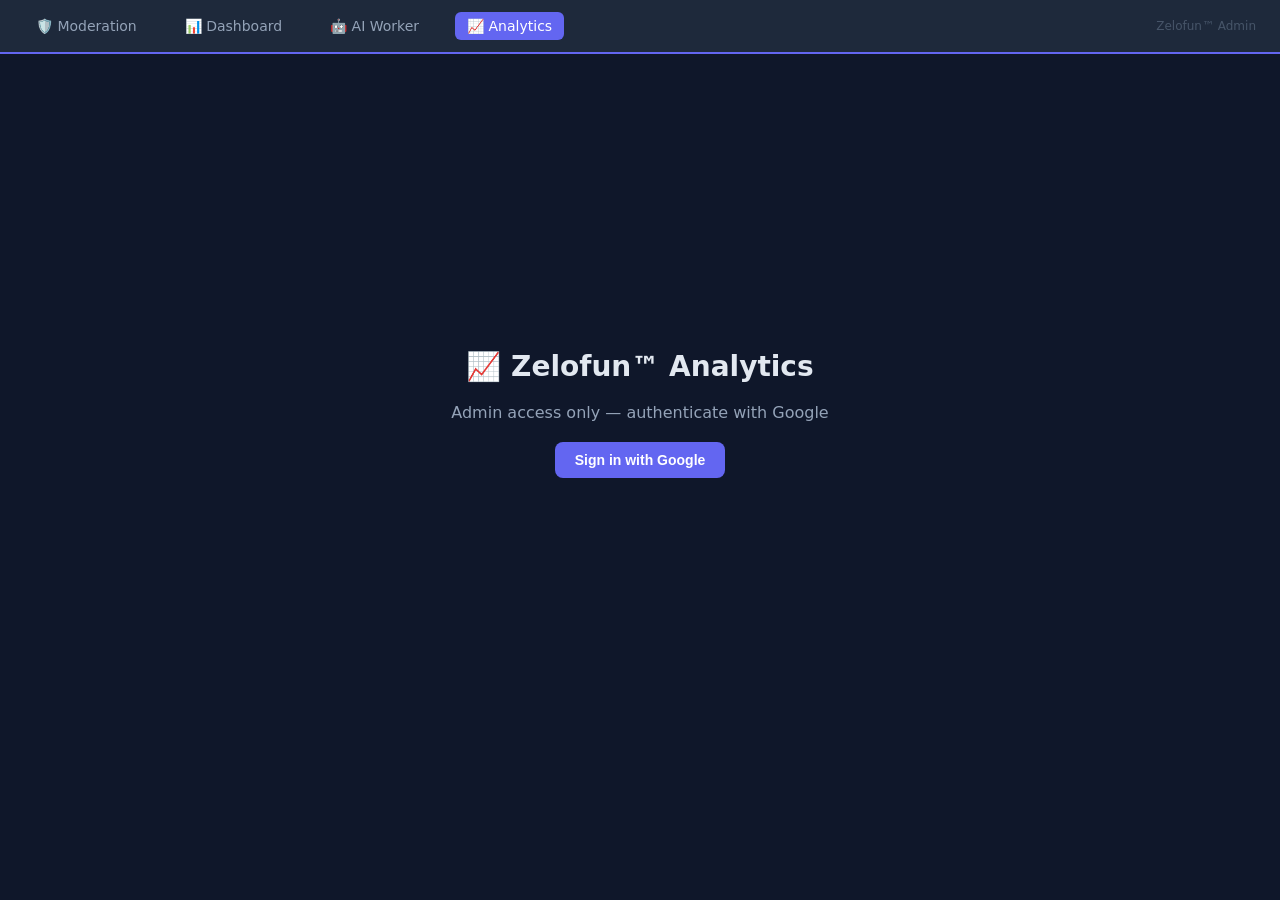
<file: admin-analytics.html>
<!DOCTYPE html>
<html lang="en">
<head>
<meta charset="UTF-8">
<meta name="viewport" content="width=device-width, initial-scale=1.0">
<title>Zelofun™ Analytics</title>
<style>
  @import url('https://fonts.googleapis.com/css2?family=DM+Sans:wght@400;500;600;700&family=Space+Grotesk:wght@500;700&display=swap');

  * { margin: 0; padding: 0; box-sizing: border-box; }

  body {
    font-family: 'DM Sans', -apple-system, sans-serif;
    background: #0f172a;
    color: #e2e8f0;
    min-height: 100vh;
  }

  /* === CARDS === */
  .cards { display: grid; grid-template-columns: repeat(auto-fit, minmax(200px, 1fr)); gap: 16px; margin-bottom: 28px; }
  .card {
    background: linear-gradient(135deg, #1e293b 0%, #1a2332 100%);
    border: 1px solid #334155;
    border-radius: 14px;
    padding: 20px;
    position: relative;
    overflow: hidden;
  }
  .card::before {
    content: '';
    position: absolute;
    top: 0; left: 0; right: 0;
    height: 3px;
    background: var(--accent, #6366f1);
  }
  .card-icon { font-size: 28px; margin-bottom: 8px; }
  .card-label { font-size: 12px; color: #94a3b8; text-transform: uppercase; letter-spacing: 0.5px; margin-bottom: 4px; }
  .card-value { font-family: 'Space Grotesk', sans-serif; font-size: 32px; font-weight: 700; color: #f1f5f9; }
  .card-sub { font-size: 11px; color: #64748b; margin-top: 4px; }

  /* === SECTION === */
  .section { margin-bottom: 28px; }
  .section-title {
    font-family: 'Space Grotesk', sans-serif;
    font-size: 16px;
    font-weight: 600;
    color: #94a3b8;
    margin-bottom: 14px;
    text-transform: uppercase;
    letter-spacing: 1px;
  }

  /* === BAR CHART === */
  .bar-chart { display: flex; flex-direction: column; gap: 8px; }
  .bar-row { display: flex; align-items: center; gap: 12px; }
  .bar-label { width: 140px; font-size: 13px; color: #cbd5e1; text-align: right; flex-shrink: 0; white-space: nowrap; overflow: hidden; text-overflow: ellipsis; }
  .bar-track { flex: 1; height: 28px; background: #1e293b; border-radius: 6px; overflow: hidden; position: relative; }
  .bar-fill { height: 100%; border-radius: 6px; display: flex; align-items: center; padding-left: 10px; font-size: 12px; font-weight: 600; color: white; min-width: 32px; transition: width 0.4s ease; }
  .bar-count { font-size: 12px; color: #94a3b8; width: 50px; text-align: right; flex-shrink: 0; }

  /* === DAILY CHART === */
  .daily-chart { display: flex; align-items: flex-end; gap: 6px; height: 180px; padding: 16px 0; }
  .daily-bar-wrap { flex: 1; display: flex; flex-direction: column; align-items: center; gap: 6px; height: 100%; justify-content: flex-end; }
  .daily-bar { width: 100%; min-height: 4px; border-radius: 4px 4px 0 0; transition: height 0.4s ease; position: relative; }
  .daily-bar:hover { opacity: 0.85; }
  .daily-bar-count { font-size: 10px; color: #94a3b8; font-weight: 600; }
  .daily-bar-date { font-size: 10px; color: #64748b; white-space: nowrap; }

  /* === SPLIT BAR === */
  .split-bar-wrap { margin-top: 12px; }
  .split-bar { height: 32px; border-radius: 8px; overflow: hidden; display: flex; }
  .split-bar-ai { background: #6366f1; height: 100%; display: flex; align-items: center; justify-content: center; font-size: 12px; font-weight: 700; color: white; transition: width 0.4s ease; }
  .split-bar-human { background: #10b981; height: 100%; display: flex; align-items: center; justify-content: center; font-size: 12px; font-weight: 700; color: white; transition: width 0.4s ease; }
  .split-legend { display: flex; gap: 24px; margin-top: 10px; font-size: 13px; }
  .split-legend-dot { display: inline-block; width: 12px; height: 12px; border-radius: 3px; margin-right: 6px; vertical-align: middle; }

  /* === TABLE === */
  .table-wrap { overflow-x: auto; border-radius: 12px; border: 1px solid #334155; }
  table { width: 100%; border-collapse: collapse; font-size: 13px; }
  thead { background: #1e293b; }
  th { padding: 12px 14px; text-align: left; color: #94a3b8; font-weight: 600; font-size: 11px; text-transform: uppercase; letter-spacing: 0.5px; }
  td { padding: 10px 14px; border-top: 1px solid #1e293b; color: #cbd5e1; }
  tr:hover td { background: rgba(99,102,241,0.05); }

  /* === LAYOUT === */
  .content { max-width: 1100px; margin: 0 auto; padding: 28px 24px; }
  .header-bar {
    background: linear-gradient(135deg, #0ea5e9 0%, #6366f1 50%, #a855f7 100%);
    padding: 20px 28px;
    display: flex;
    align-items: center;
    justify-content: space-between;
    box-shadow: 0 4px 20px rgba(99,102,241,0.25);
  }
  .header-bar h1 { font-family: 'Space Grotesk', sans-serif; font-size: 22px; font-weight: 700; color: white; }
  .header-bar h1 span { color: #c4b5fd; }
  .header-time { font-size: 13px; color: rgba(255,255,255,0.7); }
  .btn { padding: 8px 16px; border: none; border-radius: 8px; font-size: 13px; font-weight: 600; cursor: pointer; }
  .btn-refresh { background: rgba(255,255,255,0.15); color: white; backdrop-filter: blur(4px); }
  .btn-refresh:hover { background: rgba(255,255,255,0.25); }

  .footer { margin-top: 40px; padding: 20px; text-align: center; color: #475569; font-size: 11px; }

  @media (max-width: 600px) {
    .cards { grid-template-columns: 1fr 1fr; }
    .bar-label { width: 80px; font-size: 11px; }
    .content { padding: 16px 12px; }
    .daily-chart { height: 120px; }
    .daily-bar-date { font-size: 8px; }
  }
</style>
</head>
<body>

<!-- ========== NAV BAR ========== -->
<nav style="background:#1e293b;padding:12px 24px;display:flex;align-items:center;gap:24px;font-family:system-ui;position:sticky;top:0;z-index:1000;border-bottom:2px solid #6366f1">
  <a href="admin.html" style="color:#94a3b8;text-decoration:none;font-size:14px;font-weight:500;padding:6px 12px;border-radius:6px;transition:all 0.2s">🛡️ Moderation</a>
  <a href="admin-dashboard.html" style="color:#94a3b8;text-decoration:none;font-size:14px;font-weight:500;padding:6px 12px;border-radius:6px;transition:all 0.2s">📊 Dashboard</a>
  <a href="admin-ai.html" style="color:#94a3b8;text-decoration:none;font-size:14px;font-weight:500;padding:6px 12px;border-radius:6px;transition:all 0.2s">🤖 AI Worker</a>
  <a href="admin-analytics.html" style="background:#6366f1;color:white;text-decoration:none;font-size:14px;font-weight:500;padding:6px 12px;border-radius:6px">📈 Analytics</a>
  <div style="margin-left:auto;color:#475569;font-size:12px">Zelofun™ Admin</div>
</nav>

<!-- ========== AUTH SCREEN ========== -->
<div id="auth-screen" style="display:flex;align-items:center;justify-content:center;min-height:80vh;flex-direction:column;gap:20px;font-family:system-ui;background:#0f172a;color:#e2e8f0">
  <h1 style="font-size:28px">📈 Zelofun™ Analytics</h1>
  <p style="color:#94a3b8">Admin access only — authenticate with Google</p>
  <button id="btn-login" style="padding:10px 20px;border:none;border-radius:8px;font-size:14px;font-weight:600;cursor:pointer;background:#6366f1;color:#fff">Sign in with Google</button>
  <p id="auth-error" style="color:#f43f5e;display:none"></p>
</div>

<!-- ========== MAIN APP (hidden until auth) ========== -->
<div id="app" style="display:none">
<div class="header-bar">
  <h1>📈 Zelofun™ <span>Analytics</span></h1>
  <div style="display:flex;align-items:center;gap:12px">
    <span class="header-time" id="hTime"></span>
    <button class="btn btn-refresh" onclick="refreshAll()">↻ Refresh</button>
  </div>
</div>

<div class="content">

  <!-- ROW 1: Growth Over Time -->
  <div class="section">
    <div class="section-title">Growth — Last 14 Days</div>
    <div style="background:linear-gradient(135deg,#1e293b,#1a2332);border:1px solid #334155;border-radius:14px;padding:20px">
      <div class="daily-chart" id="dailyChart"><div style="color:#475569;align-self:center;width:100%;text-align:center">Loading...</div></div>
    </div>
  </div>

  <!-- ROW 2: AI vs Human Split -->
  <div class="section">
    <div class="section-title">AI vs Human Split</div>
    <div class="cards" style="grid-template-columns:1fr 1fr">
      <div class="card" style="--accent:#6366f1">
        <div class="card-icon">🤖</div>
        <div class="card-label">AI Posts</div>
        <div class="card-value" id="splitAi">—</div>
        <div class="card-sub" id="splitAiPct"></div>
      </div>
      <div class="card" style="--accent:#10b981">
        <div class="card-icon">🧑</div>
        <div class="card-label">Human Posts</div>
        <div class="card-value" id="splitHuman">—</div>
        <div class="card-sub" id="splitHumanPct"></div>
      </div>
    </div>
    <div class="split-bar-wrap">
      <div class="split-bar">
        <div class="split-bar-ai" id="splitBarAi" style="width:50%">—</div>
        <div class="split-bar-human" id="splitBarHuman" style="width:50%">—</div>
      </div>
      <div class="split-legend">
        <span><span class="split-legend-dot" style="background:#6366f1"></span>AI</span>
        <span><span class="split-legend-dot" style="background:#10b981"></span>Human</span>
      </div>
    </div>
  </div>

  <!-- ROW 3: Top 10 Domains -->
  <div class="section">
    <div class="section-title">Top 10 Domains</div>
    <div class="table-wrap">
      <table>
        <thead><tr><th>#</th><th>Domain</th><th>Posts</th></tr></thead>
        <tbody id="domainsBody"><tr><td colspan="3" style="color:#475569;text-align:center">Loading...</td></tr></tbody>
      </table>
    </div>
  </div>

  <!-- ROW 4: Engagement Stats -->
  <div class="section">
    <div class="section-title">Engagement</div>
    <div class="cards" style="grid-template-columns:1fr 1fr 1fr">
      <div class="card" style="--accent:#f59e0b">
        <div class="card-icon">❤️</div>
        <div class="card-label">Total Reactions</div>
        <div class="card-value" id="totalReactions">—</div>
      </div>
      <div class="card" style="--accent:#ec4899">
        <div class="card-icon">💬</div>
        <div class="card-label">Total Comments</div>
        <div class="card-value" id="totalComments">—</div>
      </div>
      <div class="card" style="--accent:#0ea5e9">
        <div class="card-icon">📊</div>
        <div class="card-label">Avg Reactions / Post</div>
        <div class="card-value" id="avgReactions">—</div>
      </div>
    </div>
  </div>

  <!-- ROW 5: Top 10 AI Personas -->
  <div class="section">
    <div class="section-title">Top 10 AI Personas by Posts</div>
    <div class="bar-chart" id="personaChart"><div style="color:#475569">Loading...</div></div>
  </div>

  <!-- ROW 6: Posts by Language -->
  <div class="section">
    <div class="section-title">Posts by Language</div>
    <div class="bar-chart" id="languageChart"><div style="color:#475569">Loading...</div></div>
  </div>

  <!-- ROW 7: Newest Persona Activity (24h) -->
  <div class="section">
    <div class="section-title">Persona Activity — Last 24 Hours</div>
    <div class="table-wrap">
      <table>
        <thead><tr><th>Author</th><th>Vertical</th><th>Country</th><th>Posts</th></tr></thead>
        <tbody id="activityBody"><tr><td colspan="4" style="color:#475569;text-align:center">Loading...</td></tr></tbody>
      </table>
    </div>
  </div>

</div>

<div class="footer">Zelofun™ Analytics • Auto-refresh every 60s</div>
</div><!-- /app -->

<script type="module">
import { createClient } from 'https://esm.sh/@supabase/supabase-js@2';
const BASE = "https://tlukysxlypmextjndyfl.supabase.co";
const ANON = "eyJhbGciOiJIUzI1NiIsInR5cCI6IkpXVCJ9.eyJpc3MiOiJzdXBhYmFzZSIsInJlZiI6InRsdWt5c3hseXBtZXh0am5keWZsIiwicm9sZSI6ImFub24iLCJpYXQiOjE3NTY2MzgyNjksImV4cCI6MjA3MjIxNDI2OX0.FMuY_YZ9ggh6h71JmqJAEOSL-LFwBI0zdG_tKjBCfSA";
const ADMIN_EMAIL = 'nati@d-yo.com';

const db = createClient(BASE, ANON);

// ============================================================
// AUTH
// ============================================================
async function checkAuth() {
  const { data: { session } } = await db.auth.getSession();
  if (session && session.user.email === ADMIN_EMAIL) {
    showApp();
  } else if (session) {
    showAuthError('Access denied. Admin only.');
    await db.auth.signOut();
  }
}

document.getElementById('btn-login').addEventListener('click', async () => {
  const { error } = await db.auth.signInWithOAuth({
    provider: 'google',
    options: { redirectTo: window.location.origin + window.location.pathname }
  });
  if (error) showAuthError(error.message);
});

function showApp() {
  document.getElementById('auth-screen').style.display = 'none';
  document.getElementById('app').style.display = 'block';
  refreshAll();
}

function showAuthError(msg) {
  const el = document.getElementById('auth-error');
  el.textContent = msg;
  el.style.display = 'block';
}

checkAuth();
db.auth.onAuthStateChange((event, session) => {
  if (event === 'SIGNED_IN' && session?.user?.email === ADMIN_EMAIL) showApp();
});

// ============================================================
// HELPERS
// ============================================================
function escHtml(s) {
  if (!s) return '';
  return s.replace(/&/g,'&amp;').replace(/</g,'&lt;').replace(/>/g,'&gt;');
}

const BAR_COLORS = ['#6366f1','#0ea5e9','#a855f7','#10b981','#f59e0b','#ec4899','#ef4444','#14b8a6','#f97316','#64748b','#8b5cf6','#dc2626','#06b6d4','#84cc16','#e879f9'];

function renderBarChart(containerId, rows, labelKey) {
  const el = document.getElementById(containerId);
  if (!rows || rows.length === 0) { el.innerHTML = '<div style="color:#475569">No data</div>'; return; }
  const max = rows[0].cnt;
  el.innerHTML = rows.map((r, i) => {
    const pct = Math.max(3, (r.cnt / max) * 100);
    const color = BAR_COLORS[i % BAR_COLORS.length];
    const label = r[labelKey] || '—';
    return `<div class="bar-row">
      <div class="bar-label" title="${escHtml(label)}">${escHtml(label)}</div>
      <div class="bar-track"><div class="bar-fill" style="width:${pct}%;background:${color}">${r.cnt}</div></div>
      <div class="bar-count">${r.cnt.toLocaleString()}</div>
    </div>`;
  }).join('');
}

// ============================================================
// ROW 1: Growth Over Time
// ============================================================
async function fetchDailyGrowth() {
  const since = new Date(Date.now() - 14 * 24 * 60 * 60 * 1000).toISOString();
  const { data } = await db.from('cellophanes').select('created_at').gte('created_at', since);
  const el = document.getElementById('dailyChart');
  if (!data || data.length === 0) { el.innerHTML = '<div style="color:#475569;align-self:center;width:100%;text-align:center">No data</div>'; return; }

  // Aggregate by day
  const counts = {};
  for (let i = 13; i >= 0; i--) {
    const d = new Date(Date.now() - i * 24 * 60 * 60 * 1000);
    const key = d.toISOString().slice(0, 10);
    counts[key] = 0;
  }
  data.forEach(r => {
    const key = r.created_at.slice(0, 10);
    if (key in counts) counts[key]++;
  });

  const days = Object.entries(counts);
  const max = Math.max(...days.map(d => d[1]), 1);

  el.innerHTML = days.map(([day, cnt]) => {
    const pct = Math.max(2, (cnt / max) * 100);
    const label = new Date(day + 'T00:00:00').toLocaleDateString('en-GB', { day: '2-digit', month: 'short' });
    const color = cnt === max ? '#a855f7' : '#6366f1';
    return `<div class="daily-bar-wrap">
      <div class="daily-bar-count">${cnt}</div>
      <div class="daily-bar" style="height:${pct}%;background:${color}" title="${day}: ${cnt} posts"></div>
      <div class="daily-bar-date">${label}</div>
    </div>`;
  }).join('');
}

// ============================================================
// ROW 2: AI vs Human Split
// ============================================================
async function fetchSplit() {
  const [ai, human] = await Promise.all([
    db.from('cellophanes').select('*', { count: 'exact', head: true }).like('id', 'ai_%'),
    db.from('cellophanes').select('*', { count: 'exact', head: true }).not('id', 'like', 'ai_%'),
  ]);
  const aiN = ai.count ?? 0;
  const humanN = human.count ?? 0;
  const total = aiN + humanN || 1;
  const aiPct = ((aiN / total) * 100).toFixed(1);
  const humanPct = ((humanN / total) * 100).toFixed(1);

  document.getElementById('splitAi').textContent = aiN.toLocaleString();
  document.getElementById('splitHuman').textContent = humanN.toLocaleString();
  document.getElementById('splitAiPct').textContent = aiPct + '% of total';
  document.getElementById('splitHumanPct').textContent = humanPct + '% of total';
  document.getElementById('splitBarAi').style.width = aiPct + '%';
  document.getElementById('splitBarAi').textContent = aiPct + '%';
  document.getElementById('splitBarHuman').style.width = humanPct + '%';
  document.getElementById('splitBarHuman').textContent = humanPct + '%';
}

// ============================================================
// ROW 3: Top 10 Domains
// ============================================================
async function fetchDomains() {
  const { data } = await db.from('cellophanes').select('url');
  const tbody = document.getElementById('domainsBody');
  if (!data || data.length === 0) { tbody.innerHTML = '<tr><td colspan="3" style="color:#475569;text-align:center">No data</td></tr>'; return; }

  const counts = {};
  data.forEach(r => {
    if (!r.url) return;
    try {
      const domain = new URL(r.url).hostname;
      counts[domain] = (counts[domain] || 0) + 1;
    } catch (e) {}
  });
  const sorted = Object.entries(counts).sort((a, b) => b[1] - a[1]).slice(0, 10);

  tbody.innerHTML = sorted.map(([domain, cnt], i) =>
    `<tr><td style="color:#64748b">${i + 1}</td><td>${escHtml(domain)}</td><td style="font-weight:600">${cnt.toLocaleString()}</td></tr>`
  ).join('');
}

// ============================================================
// ROW 4: Engagement Stats
// ============================================================
async function fetchEngagement() {
  const [reactions, comments, posts] = await Promise.all([
    db.from('reactions').select('*', { count: 'exact', head: true }),
    db.from('cellophane_comments').select('*', { count: 'exact', head: true }),
    db.from('cellophanes').select('*', { count: 'exact', head: true }),
  ]);
  const rN = reactions.count ?? 0;
  const cN = comments.count ?? 0;
  const pN = posts.count ?? 1;
  document.getElementById('totalReactions').textContent = rN.toLocaleString();
  document.getElementById('totalComments').textContent = cN.toLocaleString();
  document.getElementById('avgReactions').textContent = (rN / pN).toFixed(1);
}

// ============================================================
// ROW 5: Top 10 AI Personas
// ============================================================
async function fetchTopPersonas() {
  const { data } = await db.from('cellophanes').select('author').like('id', 'ai_%');
  if (!data || data.length === 0) { document.getElementById('personaChart').innerHTML = '<div style="color:#475569">No data</div>'; return; }

  const counts = {};
  data.forEach(r => { if (r.author) counts[r.author] = (counts[r.author] || 0) + 1; });
  const sorted = Object.entries(counts).map(([author, cnt]) => ({ author, cnt })).sort((a, b) => b.cnt - a.cnt).slice(0, 10);
  renderBarChart('personaChart', sorted, 'author');
}

// ============================================================
// ROW 6: Posts by Language
// ============================================================
async function fetchLanguages() {
  const { data } = await db.from('cellophanes').select('language').not('language', 'is', null);
  if (!data || data.length === 0) { document.getElementById('languageChart').innerHTML = '<div style="color:#475569">No data</div>'; return; }

  const counts = {};
  data.forEach(r => { if (r.language) counts[r.language] = (counts[r.language] || 0) + 1; });
  const sorted = Object.entries(counts).map(([language, cnt]) => ({ language, cnt })).sort((a, b) => b.cnt - a.cnt);
  renderBarChart('languageChart', sorted, 'language');
}

// ============================================================
// ROW 7: Persona Activity (24h)
// ============================================================
async function fetchPersonaActivity() {
  const since = new Date(Date.now() - 24 * 60 * 60 * 1000).toISOString();
  const { data } = await db.from('cellophanes').select('author, vertical, country').like('id', 'ai_%').gte('created_at', since);
  const tbody = document.getElementById('activityBody');
  if (!data || data.length === 0) { tbody.innerHTML = '<tr><td colspan="4" style="color:#475569;text-align:center">No activity in the last 24 hours</td></tr>'; return; }

  // Aggregate by author+vertical+country
  const key = r => `${r.author}||${r.vertical}||${r.country}`;
  const counts = {};
  data.forEach(r => {
    const k = key(r);
    if (!counts[k]) counts[k] = { author: r.author, vertical: r.vertical, country: r.country, posts: 0 };
    counts[k].posts++;
  });
  const sorted = Object.values(counts).sort((a, b) => b.posts - a.posts).slice(0, 15);

  tbody.innerHTML = sorted.map(r =>
    `<tr><td>${escHtml(r.author || '—')}</td><td>${escHtml(r.vertical || '—')}</td><td>${escHtml(r.country || '—')}</td><td style="font-weight:600">${r.posts}</td></tr>`
  ).join('');
}

// ============================================================
// REFRESH
// ============================================================
async function refreshAll() {
  document.getElementById('hTime').textContent = new Date().toLocaleTimeString('en-GB');
  await Promise.all([
    fetchDailyGrowth(),
    fetchSplit(),
    fetchDomains(),
    fetchEngagement(),
    fetchTopPersonas(),
    fetchLanguages(),
    fetchPersonaActivity(),
  ]);
}

setInterval(refreshAll, 60000);

// Expose for onclick
window.refreshAll = refreshAll;
</script>
</body>
</html>
</file>
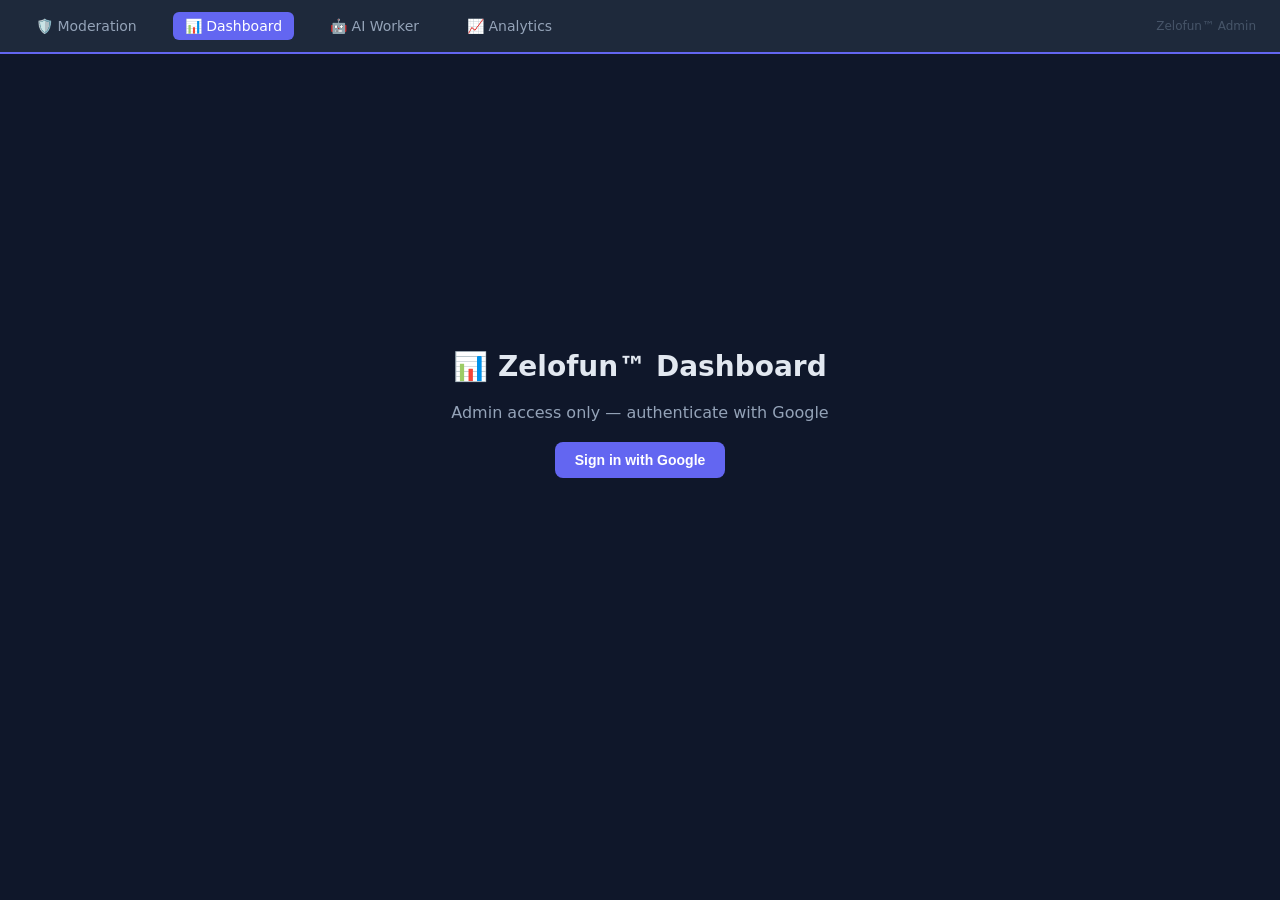
<file: admin-dashboard.html>
<!DOCTYPE html>
<html lang="en">
<head>
<meta charset="UTF-8">
<meta name="viewport" content="width=device-width, initial-scale=1.0">
<title>Zelofun™ Dashboard</title>
<style>
  @import url('https://fonts.googleapis.com/css2?family=DM+Sans:wght@400;500;600;700&family=Space+Grotesk:wght@500;700&display=swap');

  * { margin: 0; padding: 0; box-sizing: border-box; }

  body {
    font-family: 'DM Sans', -apple-system, sans-serif;
    background: #0f172a;
    color: #e2e8f0;
    min-height: 100vh;
  }

  /* === CARDS === */
  .cards { display: grid; grid-template-columns: repeat(auto-fit, minmax(200px, 1fr)); gap: 16px; margin-bottom: 28px; }
  .card {
    background: linear-gradient(135deg, #1e293b 0%, #1a2332 100%);
    border: 1px solid #334155;
    border-radius: 14px;
    padding: 20px;
    position: relative;
    overflow: hidden;
  }
  .card::before {
    content: '';
    position: absolute;
    top: 0; left: 0; right: 0;
    height: 3px;
    background: var(--accent, #6366f1);
  }
  .card-icon { font-size: 28px; margin-bottom: 8px; }
  .card-label { font-size: 12px; color: #94a3b8; text-transform: uppercase; letter-spacing: 0.5px; margin-bottom: 4px; }
  .card-value { font-family: 'Space Grotesk', sans-serif; font-size: 32px; font-weight: 700; color: #f1f5f9; }
  .card-sub { font-size: 11px; color: #64748b; margin-top: 4px; }
  .card-placeholder { color: #475569; font-size: 14px; font-style: italic; }

  /* === SECTION === */
  .section { margin-bottom: 28px; }
  .section-title {
    font-family: 'Space Grotesk', sans-serif;
    font-size: 16px;
    font-weight: 600;
    color: #94a3b8;
    margin-bottom: 14px;
    text-transform: uppercase;
    letter-spacing: 1px;
  }

  /* === BAR CHART === */
  .bar-chart { display: flex; flex-direction: column; gap: 8px; }
  .bar-row { display: flex; align-items: center; gap: 12px; }
  .bar-label { width: 140px; font-size: 13px; color: #cbd5e1; text-align: right; flex-shrink: 0; white-space: nowrap; overflow: hidden; text-overflow: ellipsis; }
  .bar-track { flex: 1; height: 28px; background: #1e293b; border-radius: 6px; overflow: hidden; position: relative; }
  .bar-fill { height: 100%; border-radius: 6px; display: flex; align-items: center; padding-left: 10px; font-size: 12px; font-weight: 600; color: white; min-width: 32px; transition: width 0.4s ease; }
  .bar-count { font-size: 12px; color: #94a3b8; width: 50px; text-align: right; flex-shrink: 0; }

  /* === TABLE === */
  .table-wrap { overflow-x: auto; border-radius: 12px; border: 1px solid #334155; }
  table { width: 100%; border-collapse: collapse; font-size: 13px; }
  thead { background: #1e293b; }
  th { padding: 12px 14px; text-align: left; color: #94a3b8; font-weight: 600; font-size: 11px; text-transform: uppercase; letter-spacing: 0.5px; }
  td { padding: 10px 14px; border-top: 1px solid #1e293b; color: #cbd5e1; }
  tr:hover td { background: rgba(99,102,241,0.05); }
  .text-col { max-width: 300px; white-space: nowrap; overflow: hidden; text-overflow: ellipsis; }

  /* === LAYOUT === */
  .content { max-width: 1100px; margin: 0 auto; padding: 28px 24px; }
  .header-bar {
    background: linear-gradient(135deg, #0ea5e9 0%, #6366f1 50%, #a855f7 100%);
    padding: 20px 28px;
    display: flex;
    align-items: center;
    justify-content: space-between;
    box-shadow: 0 4px 20px rgba(99,102,241,0.25);
  }
  .header-bar h1 { font-family: 'Space Grotesk', sans-serif; font-size: 22px; font-weight: 700; color: white; }
  .header-bar h1 span { color: #c4b5fd; }
  .header-time { font-size: 13px; color: rgba(255,255,255,0.7); }
  .btn { padding: 8px 16px; border: none; border-radius: 8px; font-size: 13px; font-weight: 600; cursor: pointer; }
  .btn-refresh { background: rgba(255,255,255,0.15); color: white; backdrop-filter: blur(4px); }
  .btn-refresh:hover { background: rgba(255,255,255,0.25); }

  .footer { margin-top: 40px; padding: 20px; text-align: center; color: #475569; font-size: 11px; }

  @media (max-width: 600px) {
    .cards { grid-template-columns: 1fr 1fr; }
    .bar-label { width: 80px; font-size: 11px; }
    .content { padding: 16px 12px; }
  }
</style>
</head>
<body>

<!-- ========== NAV BAR ========== -->
<nav style="background:#1e293b;padding:12px 24px;display:flex;align-items:center;gap:24px;font-family:system-ui;position:sticky;top:0;z-index:1000;border-bottom:2px solid #6366f1">
  <a href="admin.html" style="color:#94a3b8;text-decoration:none;font-size:14px;font-weight:500;padding:6px 12px;border-radius:6px;transition:all 0.2s">🛡️ Moderation</a>
  <a href="admin-dashboard.html" style="background:#6366f1;color:white;text-decoration:none;font-size:14px;font-weight:500;padding:6px 12px;border-radius:6px">📊 Dashboard</a>
  <a href="admin-ai.html" style="color:#94a3b8;text-decoration:none;font-size:14px;font-weight:500;padding:6px 12px;border-radius:6px;transition:all 0.2s">🤖 AI Worker</a>
  <a href="admin-analytics.html" style="color:#94a3b8;text-decoration:none;font-size:14px;font-weight:500;padding:6px 12px;border-radius:6px;transition:all 0.2s">📈 Analytics</a>
  <div style="margin-left:auto;color:#475569;font-size:12px">Zelofun™ Admin</div>
</nav>

<!-- ========== AUTH SCREEN ========== -->
<div id="auth-screen" style="display:flex;align-items:center;justify-content:center;min-height:80vh;flex-direction:column;gap:20px;font-family:system-ui;background:#0f172a;color:#e2e8f0">
  <h1 style="font-size:28px">📊 Zelofun™ Dashboard</h1>
  <p style="color:#94a3b8">Admin access only — authenticate with Google</p>
  <button id="btn-login" style="padding:10px 20px;border:none;border-radius:8px;font-size:14px;font-weight:600;cursor:pointer;background:#6366f1;color:#fff">Sign in with Google</button>
  <p id="auth-error" style="color:#f43f5e;display:none"></p>
</div>

<!-- ========== MAIN APP (hidden until auth) ========== -->
<div id="app" style="display:none">
<div class="header-bar">
  <h1>📊 Zelofun™ <span>Dashboard</span></h1>
  <div style="display:flex;align-items:center;gap:12px">
    <span class="header-time" id="hTime"></span>
    <button class="btn btn-refresh" onclick="refreshAll()">↻ Refresh</button>
  </div>
</div>

<div class="content">

  <!-- ROW 1: Key Numbers -->
  <div class="section">
    <div class="section-title">Key Numbers</div>
    <div class="cards">
      <div class="card" style="--accent:#6366f1">
        <div class="card-icon">📝</div>
        <div class="card-label">Total Cellophanes</div>
        <div class="card-value" id="totalPosts">—</div>
      </div>
      <div class="card" style="--accent:#0ea5e9">
        <div class="card-icon">👤</div>
        <div class="card-label">Total Users</div>
        <div class="card-value" id="totalUsers">—</div>
      </div>
      <div class="card" style="--accent:#a855f7">
        <div class="card-icon">🤖</div>
        <div class="card-label">AI Posts</div>
        <div class="card-value" id="aiPosts">—</div>
      </div>
      <div class="card" style="--accent:#10b981">
        <div class="card-icon">🧑</div>
        <div class="card-label">Human Posts</div>
        <div class="card-value" id="humanPosts">—</div>
      </div>
    </div>
  </div>

  <!-- ROW 2: Today's Activity -->
  <div class="section">
    <div class="section-title">Today's Activity</div>
    <div class="cards">
      <div class="card" style="--accent:#f59e0b">
        <div class="card-icon">📅</div>
        <div class="card-label">Posts Today</div>
        <div class="card-value" id="postsToday">—</div>
      </div>
      <div class="card" style="--accent:#ec4899">
        <div class="card-icon">🤖</div>
        <div class="card-label">AI Posts Today</div>
        <div class="card-value" id="aiToday">—</div>
      </div>
      <div class="card" style="--accent:#64748b">
        <div class="card-icon">👁️</div>
        <div class="card-label">Feed Views Today</div>
        <div class="card-placeholder">Coming Soon</div>
      </div>
    </div>
  </div>

  <!-- ROW 3: Posts per Vertical -->
  <div class="section">
    <div class="section-title">Posts per Vertical</div>
    <div class="bar-chart" id="verticalChart"><div style="color:#475569">Loading...</div></div>
  </div>

  <!-- ROW 4: Posts per Country -->
  <div class="section">
    <div class="section-title">Posts per Country</div>
    <div class="bar-chart" id="countryChart"><div style="color:#475569">Loading...</div></div>
  </div>

  <!-- ROW 5: Recent Posts -->
  <div class="section">
    <div class="section-title">Recent Posts</div>
    <div class="table-wrap">
      <table>
        <thead><tr><th>Time</th><th>Author</th><th>Vertical</th><th>Country</th><th>Text</th></tr></thead>
        <tbody id="recentBody"><tr><td colspan="5" style="color:#475569;text-align:center">Loading...</td></tr></tbody>
      </table>
    </div>
  </div>

</div>

<div class="footer">Zelofun™ Dashboard • Auto-refresh every 60s</div>
</div><!-- /app -->

<script type="module">
import { createClient } from 'https://esm.sh/@supabase/supabase-js@2';
const BASE = "https://tlukysxlypmextjndyfl.supabase.co";
const ANON = "eyJhbGciOiJIUzI1NiIsInR5cCI6IkpXVCJ9.eyJpc3MiOiJzdXBhYmFzZSIsInJlZiI6InRsdWt5c3hseXBtZXh0am5keWZsIiwicm9sZSI6ImFub24iLCJpYXQiOjE3NTY2MzgyNjksImV4cCI6MjA3MjIxNDI2OX0.FMuY_YZ9ggh6h71JmqJAEOSL-LFwBI0zdG_tKjBCfSA";
const ADMIN_EMAIL = 'nati@d-yo.com';

const db = createClient(BASE, ANON);

// ============================================================
// AUTH
// ============================================================
async function checkAuth() {
  const { data: { session } } = await db.auth.getSession();
  if (session && session.user.email === ADMIN_EMAIL) {
    showApp();
  } else if (session) {
    showAuthError('Access denied. Admin only.');
    await db.auth.signOut();
  }
}

document.getElementById('btn-login').addEventListener('click', async () => {
  const { error } = await db.auth.signInWithOAuth({
    provider: 'google',
    options: { redirectTo: window.location.origin + window.location.pathname }
  });
  if (error) showAuthError(error.message);
});

function showApp() {
  document.getElementById('auth-screen').style.display = 'none';
  document.getElementById('app').style.display = 'block';
  refreshAll();
}

function showAuthError(msg) {
  const el = document.getElementById('auth-error');
  el.textContent = msg;
  el.style.display = 'block';
}

checkAuth();
db.auth.onAuthStateChange((event, session) => {
  if (event === 'SIGNED_IN' && session?.user?.email === ADMIN_EMAIL) showApp();
});

// ============================================================
// HELPERS
// ============================================================
function escHtml(s) {
  if (!s) return '';
  return s.replace(/&/g,'&amp;').replace(/</g,'&lt;').replace(/>/g,'&gt;');
}

const BAR_COLORS = ['#6366f1','#0ea5e9','#a855f7','#10b981','#f59e0b','#ec4899','#ef4444','#14b8a6','#f97316','#64748b','#8b5cf6','#dc2626','#06b6d4','#84cc16','#e879f9'];

function renderBarChart(containerId, rows) {
  const el = document.getElementById(containerId);
  if (!rows || rows.length === 0) { el.innerHTML = '<div style="color:#475569">No data</div>'; return; }
  const max = rows[0].cnt;
  el.innerHTML = rows.map((r, i) => {
    const pct = Math.max(3, (r.cnt / max) * 100);
    const color = BAR_COLORS[i % BAR_COLORS.length];
    const label = r.vertical || r.country || '—';
    return `<div class="bar-row">
      <div class="bar-label" title="${escHtml(label)}">${escHtml(label)}</div>
      <div class="bar-track"><div class="bar-fill" style="width:${pct}%;background:${color}">${r.cnt}</div></div>
      <div class="bar-count">${r.cnt}</div>
    </div>`;
  }).join('');
}

// ============================================================
// DATA FETCHING
// ============================================================
async function fetchKeyNumbers() {
  const [total, users, ai, human] = await Promise.all([
    db.from('cellophanes').select('*', { count: 'exact', head: true }),
    db.from('users').select('*', { count: 'exact', head: true }),
    db.from('cellophanes').select('*', { count: 'exact', head: true }).like('id', 'ai_%'),
    db.from('cellophanes').select('*', { count: 'exact', head: true }).not('id', 'like', 'ai_%'),
  ]);
  document.getElementById('totalPosts').textContent = (total.count ?? 0).toLocaleString();
  document.getElementById('totalUsers').textContent = (users.count ?? 0).toLocaleString();
  document.getElementById('aiPosts').textContent = (ai.count ?? 0).toLocaleString();
  document.getElementById('humanPosts').textContent = (human.count ?? 0).toLocaleString();
}

async function fetchTodayActivity() {
  const since = new Date(Date.now() - 24 * 60 * 60 * 1000).toISOString();
  const [posts, aiPosts] = await Promise.all([
    db.from('cellophanes').select('*', { count: 'exact', head: true }).gte('created_at', since),
    db.from('cellophanes').select('*', { count: 'exact', head: true }).like('id', 'ai_%').gte('created_at', since),
  ]);
  document.getElementById('postsToday').textContent = (posts.count ?? 0).toLocaleString();
  document.getElementById('aiToday').textContent = (aiPosts.count ?? 0).toLocaleString();
}

async function fetchVerticalChart() {
  const { data } = await db.rpc('get_vertical_counts');
  if (data) {
    renderBarChart('verticalChart', data);
  } else {
    // Fallback: fetch all and aggregate client-side
    const { data: rows } = await db.from('cellophanes').select('vertical').not('vertical', 'is', null);
    if (!rows) { document.getElementById('verticalChart').innerHTML = '<div style="color:#475569">No data</div>'; return; }
    const counts = {};
    rows.forEach(r => { counts[r.vertical] = (counts[r.vertical] || 0) + 1; });
    const sorted = Object.entries(counts).map(([vertical, cnt]) => ({ vertical, cnt })).sort((a, b) => b.cnt - a.cnt);
    renderBarChart('verticalChart', sorted);
  }
}

async function fetchCountryChart() {
  const { data } = await db.rpc('get_country_counts');
  if (data) {
    renderBarChart('countryChart', data);
  } else {
    const { data: rows } = await db.from('cellophanes').select('country').not('country', 'is', null);
    if (!rows) { document.getElementById('countryChart').innerHTML = '<div style="color:#475569">No data</div>'; return; }
    const counts = {};
    rows.forEach(r => { counts[r.country] = (counts[r.country] || 0) + 1; });
    const sorted = Object.entries(counts).map(([country, cnt]) => ({ country, cnt })).sort((a, b) => b.cnt - a.cnt);
    renderBarChart('countryChart', sorted);
  }
}

async function fetchRecentPosts() {
  const { data } = await db.from('cellophanes').select('author, text, vertical, country, url, created_at').order('created_at', { ascending: false }).limit(10);
  const tbody = document.getElementById('recentBody');
  if (!data || data.length === 0) {
    tbody.innerHTML = '<tr><td colspan="5" style="color:#475569;text-align:center">No posts yet</td></tr>';
    return;
  }
  tbody.innerHTML = data.map(r => {
    const time = new Date(r.created_at).toLocaleString('en-GB', { day:'2-digit', month:'short', hour:'2-digit', minute:'2-digit' });
    const text = r.text ? (r.text.length > 80 ? r.text.slice(0, 80) + '…' : r.text) : '—';
    return `<tr>
      <td style="white-space:nowrap">${escHtml(time)}</td>
      <td>${escHtml(r.author || '—')}</td>
      <td>${escHtml(r.vertical || '—')}</td>
      <td>${escHtml(r.country || '—')}</td>
      <td class="text-col" title="${escHtml(r.text || '')}">${escHtml(text)}</td>
    </tr>`;
  }).join('');
}

// ============================================================
// REFRESH
// ============================================================
async function refreshAll() {
  document.getElementById('hTime').textContent = new Date().toLocaleTimeString('en-GB');
  await Promise.all([
    fetchKeyNumbers(),
    fetchTodayActivity(),
    fetchVerticalChart(),
    fetchCountryChart(),
    fetchRecentPosts(),
  ]);
}

setInterval(refreshAll, 60000);

// Expose for onclick
window.refreshAll = refreshAll;
</script>
</body>
</html>
</file>
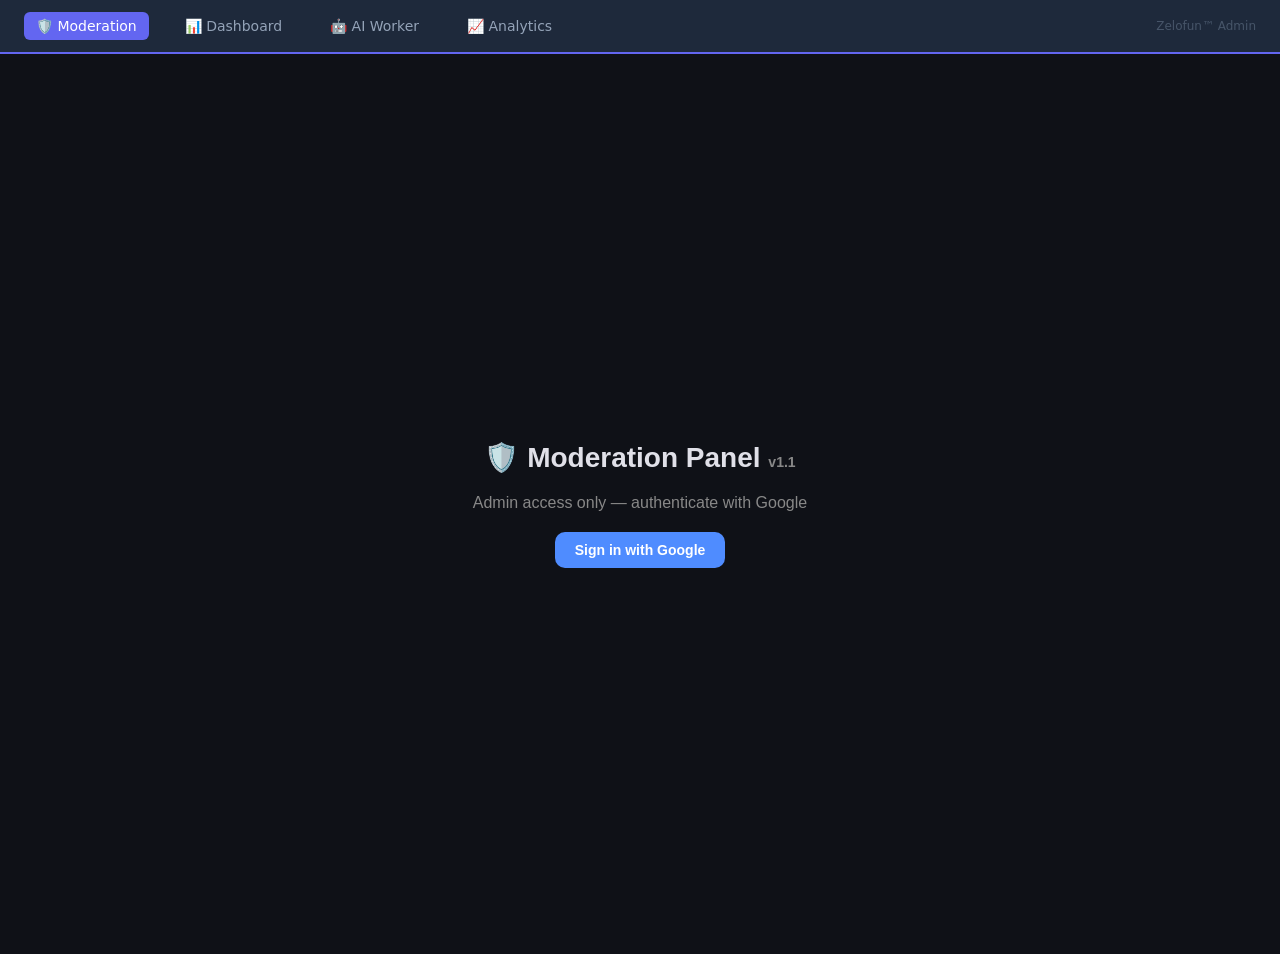
<file: admin.html>
<!DOCTYPE html>
<html lang="en" dir="ltr">
<head>
  <meta charset="UTF-8">
  <meta name="viewport" content="width=device-width, initial-scale=1.0">
  <title>Zelofun™ — Moderation Admin Panel</title>
  <style>
    :root {
      --bg: #0f1117;
      --surface: #1a1d27;
      --surface-hover: #22263a;
      --border: #2a2e3f;
      --text: #e0e0e8;
      --text-dim: #888;
      --accent: #4f8cff;
      --accent-hover: #6ba0ff;
      --red: #ff4d6a;
      --orange: #ff9f43;
      --yellow: #ffc048;
      --green: #2ed573;
      --purple: #a55eea;
      --radius: 10px;
    }
    * { box-sizing: border-box; margin: 0; padding: 0; }
    body {
      font-family: -apple-system, BlinkMacSystemFont, 'Segoe UI', Roboto, sans-serif;
      background: var(--bg);
      color: var(--text);
      min-height: 100vh;
    }

    /* ========== AUTH SCREEN ========== */
    #auth-screen {
      display: flex; align-items: center; justify-content: center;
      min-height: 100vh; flex-direction: column; gap: 20px;
    }
    #auth-screen h1 { font-size: 28px; }
    #auth-screen p { color: var(--text-dim); }
    .btn {
      padding: 10px 20px; border: none; border-radius: var(--radius);
      font-size: 14px; font-weight: 600; cursor: pointer; transition: all 0.2s;
    }
    .btn-primary { background: var(--accent); color: #fff; }
    .btn-primary:hover { background: var(--accent-hover); }
    .btn-danger { background: var(--red); color: #fff; }
    .btn-danger:hover { opacity: 0.85; }
    .btn-warning { background: var(--orange); color: #000; }
    .btn-ghost { background: transparent; color: var(--text-dim); border: 1px solid var(--border); }
    .btn-ghost:hover { border-color: var(--text); color: var(--text); }
    .btn-sm { padding: 6px 12px; font-size: 12px; }

    /* ========== MAIN LAYOUT ========== */
    #app { display: none; }
    header {
      display: flex; justify-content: space-between; align-items: center;
      padding: 16px 24px; border-bottom: 1px solid var(--border);
      background: var(--surface);
    }
    header h1 { font-size: 20px; display: flex; align-items: center; gap: 8px; }
    header .user-info { display: flex; align-items: center; gap: 12px; color: var(--text-dim); font-size: 13px; }

    /* ========== TABS ========== */
    .tabs {
      display: flex; gap: 0; border-bottom: 1px solid var(--border);
      background: var(--surface); padding: 0 24px;
    }
    .tab {
      padding: 12px 20px; cursor: pointer; font-size: 14px; font-weight: 500;
      color: var(--text-dim); border-bottom: 2px solid transparent; transition: all 0.2s;
    }
    .tab:hover { color: var(--text); }
    .tab.active { color: var(--accent); border-bottom-color: var(--accent); }
    .tab .badge {
      background: var(--red); color: #fff; padding: 2px 7px; border-radius: 10px;
      font-size: 11px; margin-left: 6px;
    }

    /* ========== CONTENT ========== */
    .content { padding: 24px; max-width: 1400px; margin: 0 auto; }
    .panel { display: none; }
    .panel.active { display: block; }

    /* ========== STATS GRID ========== */
    .stats-grid {
      display: grid; grid-template-columns: repeat(auto-fit, minmax(200px, 1fr));
      gap: 16px; margin-bottom: 24px;
    }
    .stat-card {
      background: var(--surface); border: 1px solid var(--border); border-radius: var(--radius);
      padding: 20px;
    }
    .stat-card .label { font-size: 12px; color: var(--text-dim); text-transform: uppercase; letter-spacing: 0.5px; }
    .stat-card .value { font-size: 32px; font-weight: 700; margin-top: 4px; }
    .stat-card .value.red { color: var(--red); }
    .stat-card .value.green { color: var(--green); }
    .stat-card .value.orange { color: var(--orange); }

    /* ========== TABLE ========== */
    .table-wrap {
      background: var(--surface); border: 1px solid var(--border);
      border-radius: var(--radius); overflow: hidden;
    }
    .table-header {
      display: flex; justify-content: space-between; align-items: center;
      padding: 16px 20px; border-bottom: 1px solid var(--border);
    }
    .table-header h2 { font-size: 16px; }
    .table-header .controls { display: flex; gap: 8px; }
    table { width: 100%; border-collapse: collapse; }
    th { padding: 10px 16px; text-align: left; font-size: 12px; color: var(--text-dim); text-transform: uppercase; letter-spacing: 0.5px; border-bottom: 1px solid var(--border); }
    td { padding: 12px 16px; border-bottom: 1px solid var(--border); font-size: 13px; vertical-align: top; }
    tr:hover { background: var(--surface-hover); }
    .status-badge {
      display: inline-block; padding: 3px 10px; border-radius: 12px;
      font-size: 11px; font-weight: 600;
    }
    .status-pending { background: rgba(255, 192, 72, 0.15); color: var(--yellow); }
    .status-visible { background: rgba(46, 213, 115, 0.15); color: var(--green); }
    .status-hidden { background: rgba(255, 77, 106, 0.15); color: var(--red); }
    .status-shadow { background: rgba(165, 94, 234, 0.15); color: var(--purple); }
    .status-review { background: rgba(255, 159, 67, 0.15); color: var(--orange); }
    .status-active { background: rgba(46, 213, 115, 0.15); color: var(--green); }
    .status-muted { background: rgba(255, 159, 67, 0.15); color: var(--orange); }
    .status-banned { background: rgba(255, 77, 106, 0.15); color: var(--red); }

    /* ========== SEARCH ========== */
    .search-bar {
      display: flex; gap: 8px; margin-bottom: 16px;
    }
    .search-bar input {
      flex: 1; padding: 10px 14px; border: 1px solid var(--border);
      border-radius: var(--radius); background: var(--surface);
      color: var(--text); font-size: 14px; outline: none;
    }
    .search-bar input:focus { border-color: var(--accent); }
    select {
      padding: 8px 12px; border: 1px solid var(--border); border-radius: var(--radius);
      background: var(--surface); color: var(--text); font-size: 13px; outline: none;
    }

    /* ========== MODAL ========== */
    .modal-overlay {
      display: none; position: fixed; top: 0; left: 0; width: 100%; height: 100%;
      background: rgba(0,0,0,0.6); z-index: 1000; align-items: center; justify-content: center;
    }
    .modal-overlay.open { display: flex; }
    .modal {
      background: var(--surface); border: 1px solid var(--border); border-radius: var(--radius);
      padding: 24px; min-width: 400px; max-width: 600px; max-height: 80vh; overflow-y: auto;
    }
    .modal h3 { margin-bottom: 16px; }
    .modal .field { margin-bottom: 12px; }
    .modal .field label { display: block; font-size: 12px; color: var(--text-dim); margin-bottom: 4px; }
    .modal .field select, .modal .field input, .modal .field textarea {
      width: 100%; padding: 8px 12px; border: 1px solid var(--border); border-radius: 6px;
      background: var(--bg); color: var(--text); font-size: 13px;
    }
    .modal .actions { display: flex; gap: 8px; margin-top: 16px; justify-content: flex-end; }

    /* ========== RESPONSIVE ========== */
    @media (max-width: 768px) {
      .stats-grid { grid-template-columns: repeat(2, 1fr); }
      .content { padding: 16px; }
      table { font-size: 12px; }
      td, th { padding: 8px 10px; }
    }

    .empty-state { text-align: center; padding: 60px 20px; color: var(--text-dim); }
    .empty-state p { margin-top: 8px; }
    .loading { text-align: center; padding: 40px; color: var(--text-dim); }
    .trust-badge { font-size: 11px; padding: 2px 8px; border-radius: 10px; background: rgba(79, 140, 255, 0.15); color: var(--accent); }
    .text-preview { max-width: 300px; overflow: hidden; text-overflow: ellipsis; white-space: nowrap; }
    .flag-tag { display: inline-block; padding: 2px 6px; border-radius: 4px; font-size: 10px; margin: 1px; background: rgba(255, 255, 255, 0.06); }
  </style>
</head>
<body>

<!-- ========== NAV BAR ========== -->
<nav style="background:#1e293b;padding:12px 24px;display:flex;align-items:center;gap:24px;font-family:system-ui;position:sticky;top:0;z-index:1000;border-bottom:2px solid #6366f1">
  <a href="admin.html" style="background:#6366f1;color:white;text-decoration:none;font-size:14px;font-weight:500;padding:6px 12px;border-radius:6px">🛡️ Moderation</a>
  <a href="admin-dashboard.html" style="color:#94a3b8;text-decoration:none;font-size:14px;font-weight:500;padding:6px 12px;border-radius:6px;transition:all 0.2s">📊 Dashboard</a>
  <a href="admin-ai.html" style="color:#94a3b8;text-decoration:none;font-size:14px;font-weight:500;padding:6px 12px;border-radius:6px;transition:all 0.2s">🤖 AI Worker</a>
  <a href="admin-analytics.html" style="color:#94a3b8;text-decoration:none;font-size:14px;font-weight:500;padding:6px 12px;border-radius:6px;transition:all 0.2s">📈 Analytics</a>
  <div style="margin-left:auto;color:#475569;font-size:12px">Zelofun™ Admin</div>
</nav>

<!-- ========== AUTH SCREEN ========== -->
<div id="auth-screen">
  <h1>🛡️ Moderation Panel <span style="font-size:14px;color:#888;">v1.1</span></h1>
  <p>Admin access only — authenticate with Google</p>
  <button class="btn btn-primary" id="btn-login">Sign in with Google</button>
  <p id="auth-error" style="color: var(--red); display: none;"></p>
</div>

<!-- ========== MAIN APP ========== -->
<div id="app">
  <header>
    <h1>🛡️ Moderation Panel <span style="font-size:14px;color:#888;">v1.1</span></h1>
    <div class="user-info">
      <span id="admin-email"></span>
      <button class="btn btn-ghost btn-sm" id="btn-logout">Logout</button>
    </div>
  </header>

  <div class="tabs">
    <div class="tab active" data-tab="dashboard">Dashboard</div>
    <div class="tab" data-tab="reports">Reports <span class="badge" id="pending-badge">0</span></div>
    <div class="tab" data-tab="flags">Auto-Flags</div>
    <div class="tab" data-tab="users">Users</div>
    <div class="tab" data-tab="actions">Mod Actions</div>
  </div>

  <div class="content">

    <!-- ========== DASHBOARD ========== -->
    <div class="panel active" id="panel-dashboard">
      <div class="stats-grid" id="stats-grid">
        <div class="stat-card"><div class="label">Pending Reports</div><div class="value red" id="stat-pending">—</div></div>
        <div class="stat-card"><div class="label">Resolved Today</div><div class="value green" id="stat-resolved">—</div></div>
        <div class="stat-card"><div class="label">Auto-Hides Today</div><div class="value orange" id="stat-autohides">—</div></div>
        <div class="stat-card"><div class="label">Active Mutes</div><div class="value" id="stat-mutes">—</div></div>
        <div class="stat-card"><div class="label">Shadow Bans</div><div class="value" id="stat-shadows">—</div></div>
        <div class="stat-card"><div class="label">Active Bans</div><div class="value red" id="stat-bans">—</div></div>
        <div class="stat-card"><div class="label">New Accounts (24h)</div><div class="value" id="stat-newusers">—</div></div>
        <div class="stat-card"><div class="label">Flagged Content</div><div class="value orange" id="stat-flagged">—</div></div>
      </div>
    </div>

    <!-- ========== REPORTS ========== -->
    <div class="panel" id="panel-reports">
      <div class="search-bar">
        <select id="report-filter">
          <option value="pending">Pending</option>
          <option value="reviewed">Reviewed</option>
          <option value="resolved">Resolved</option>
          <option value="all">All</option>
        </select>
        <input type="text" id="report-search" placeholder="Search by cellophane ID or reporter...">
      </div>
      <div class="table-wrap">
        <table>
          <thead>
            <tr>
              <th>Content</th>
              <th>Reason</th>
              <th>Reporter</th>
              <th># Reports</th>
              <th>Author</th>
              <th>Status</th>
              <th>Actions</th>
            </tr>
          </thead>
          <tbody id="reports-body">
            <tr><td colspan="7" class="loading">Loading reports...</td></tr>
          </tbody>
        </table>
      </div>
    </div>

    <!-- ========== AUTO-FLAGS ========== -->
    <div class="panel" id="panel-flags">
      <div class="search-bar">
        <select id="flag-filter-type">
          <option value="all">All Types</option>
          <option value="auto_pii">PII</option>
          <option value="auto_heuristic">Spam Heuristic</option>
          <option value="auto_blocklist">Blocklist</option>
          <option value="user_report">User Report</option>
        </select>
        <select id="flag-filter-status">
          <option value="pending">Pending</option>
          <option value="confirmed">Confirmed</option>
          <option value="dismissed">Dismissed</option>
          <option value="all">All</option>
        </select>
      </div>
      <div class="table-wrap">
        <table>
          <thead>
            <tr>
              <th>Cellophane</th>
              <th>Flag Type</th>
              <th>Confidence</th>
              <th>Details</th>
              <th>Status</th>
              <th>Created</th>
              <th>Actions</th>
            </tr>
          </thead>
          <tbody id="flags-body">
            <tr><td colspan="7" class="loading">Loading flags...</td></tr>
          </tbody>
        </table>
      </div>
    </div>

    <!-- ========== USERS ========== -->
    <div class="panel" id="panel-users">
      <div class="search-bar">
        <input type="text" id="user-search" placeholder="Search by name, email, or user ID...">
        <select id="user-filter">
          <option value="all">All Users</option>
          <option value="shadow_banned">Shadow Banned</option>
          <option value="muted">Muted</option>
          <option value="suspended">Suspended</option>
          <option value="banned">Banned</option>
          <option value="warned">Warned</option>
        </select>
        <button class="btn btn-primary btn-sm" id="btn-search-users">Search</button>
      </div>
      <div class="table-wrap">
        <table>
          <thead>
            <tr>
              <th>User</th>
              <th>Email</th>
              <th>Trust</th>
              <th>Mod Status</th>
              <th>Created</th>
              <th>Actions</th>
            </tr>
          </thead>
          <tbody id="users-body">
            <tr><td colspan="6" class="empty-state"><p>Search for a user above</p></td></tr>
          </tbody>
        </table>
      </div>
    </div>

    <!-- ========== MOD ACTIONS LOG ========== -->
    <div class="panel" id="panel-actions">
      <div class="table-wrap">
        <table>
          <thead>
            <tr>
              <th>User</th>
              <th>Action</th>
              <th>Reason</th>
              <th>Expires</th>
              <th>By</th>
              <th>Date</th>
              <th>Status</th>
            </tr>
          </thead>
          <tbody id="actions-body">
            <tr><td colspan="7" class="loading">Loading actions...</td></tr>
          </tbody>
        </table>
      </div>
    </div>
  </div>
</div>

<!-- ========== ACTION MODAL ========== -->
<div class="modal-overlay" id="modal-action">
  <div class="modal">
    <h3 id="modal-title">Moderate User</h3>
    <div class="field">
      <label>User</label>
      <input type="text" id="modal-user-display" readonly>
      <input type="hidden" id="modal-user-id">
    </div>
    <div class="field">
      <label>Action</label>
      <select id="modal-action-type">
        <option value="warn">⚠️ Warn (notification only)</option>
        <option value="mute">🔇 Mute (can't post)</option>
        <option value="shadow_ban">👻 Shadow Ban (invisible posts)</option>
        <option value="suspend">⛔ Suspend (full block)</option>
        <option value="ban">🚫 Ban (permanent)</option>
      </select>
    </div>
    <div class="field" id="modal-duration-field">
      <label>Duration</label>
      <select id="modal-duration">
        <option value="24h">24 hours</option>
        <option value="7d">7 days</option>
        <option value="30d">30 days</option>
        <option value="permanent">Permanent</option>
      </select>
    </div>
    <div class="field">
      <label>Reason</label>
      <textarea id="modal-reason" rows="3" placeholder="Reason for this action..."></textarea>
    </div>
    <div class="actions">
      <button class="btn btn-ghost" onclick="closeModal()">Cancel</button>
      <button class="btn btn-danger" id="modal-submit">Apply Action</button>
    </div>
  </div>
</div>

<!-- ========== SCRIPTS ========== -->
<script type="module">
// ESM import — completely isolated from extension's window.supabase
import { createClient } from 'https://esm.sh/@supabase/supabase-js@2';

// ============================================================
// CONFIG
// ============================================================
const SUPABASE_URL = 'https://tlukysxlypmextjndyfl.supabase.co';
const SUPABASE_ANON_KEY = 'eyJhbGciOiJIUzI1NiIsInR5cCI6IkpXVCJ9.eyJpc3MiOiJzdXBhYmFzZSIsInJlZiI6InRsdWt5c3hseXBtZXh0am5keWZsIiwicm9sZSI6ImFub24iLCJpYXQiOjE3NTY2MzgyNjksImV4cCI6MjA3MjIxNDI2OX0.FMuY_YZ9ggh6h71JmqJAEOSL-LFwBI0zdG_tKjBCfSA';
const ADMIN_EMAIL = 'nati@d-yo.com';

const adminDb = createClient(SUPABASE_URL, SUPABASE_ANON_KEY);

// ============================================================
// AUTH
// ============================================================
async function checkAuth() {
  const { data: { session } } = await adminDb.auth.getSession();
  if (session && session.user.email === ADMIN_EMAIL) {
    showApp(session.user.email);
  } else if (session) {
    showAuthError('Access denied. Admin only.');
    await adminDb.auth.signOut();
  }
}

document.getElementById('btn-login').addEventListener('click', async () => {
  const { error } = await adminDb.auth.signInWithOAuth({
    provider: 'google',
    options: { redirectTo: 'https://zelofun.com/admin.html' }
  });
  if (error) showAuthError(error.message);
});

document.getElementById('btn-logout').addEventListener('click', async () => {
  await adminDb.auth.signOut();
  location.reload();
});

function showApp(email) {
  document.getElementById('auth-screen').style.display = 'none';
  document.getElementById('app').style.display = 'block';
  document.getElementById('admin-email').textContent = email;
  loadDashboard();
  loadReports();
  loadFlags();
  loadModActions();
}

function showAuthError(msg) {
  const el = document.getElementById('auth-error');
  el.textContent = msg;
  el.style.display = 'block';
}

// ============================================================
// TABS
// ============================================================
document.querySelectorAll('.tab').forEach(tab => {
  tab.addEventListener('click', () => {
    document.querySelectorAll('.tab').forEach(t => t.classList.remove('active'));
    document.querySelectorAll('.panel').forEach(p => p.classList.remove('active'));
    tab.classList.add('active');
    document.getElementById(`panel-${tab.dataset.tab}`).classList.add('active');
  });
});

// ============================================================
// DASHBOARD STATS
// ============================================================
async function loadDashboard() {
  try {
    // Pending reports
    const { count: pending } = await supabase
      .from('reports').select('*', { count: 'exact', head: true })
      .eq('status', 'pending');
    document.getElementById('stat-pending').textContent = pending || 0;
    document.getElementById('pending-badge').textContent = pending || 0;

    // Resolved today
    const todayStart = new Date(); todayStart.setHours(0,0,0,0);
    const { count: resolved } = await supabase
      .from('reports').select('*', { count: 'exact', head: true })
      .eq('status', 'resolved')
      .gte('reviewed_at', todayStart.toISOString());
    document.getElementById('stat-resolved').textContent = resolved || 0;

    // Auto-hides today
    const { count: autohides } = await supabase
      .from('content_flags').select('*', { count: 'exact', head: true })
      .gte('created_at', todayStart.toISOString());
    document.getElementById('stat-autohides').textContent = autohides || 0;

    // Active mutes
    const { count: mutes } = await supabase
      .from('users').select('*', { count: 'exact', head: true })
      .eq('moderation_status', 'muted');
    document.getElementById('stat-mutes').textContent = mutes || 0;

    // Shadow bans
    const { count: shadows } = await supabase
      .from('users').select('*', { count: 'exact', head: true })
      .eq('moderation_status', 'shadow_banned');
    document.getElementById('stat-shadows').textContent = shadows || 0;

    // Bans
    const { count: bans } = await supabase
      .from('users').select('*', { count: 'exact', head: true })
      .eq('moderation_status', 'banned');
    document.getElementById('stat-bans').textContent = bans || 0;

    // New accounts 24h
    const yesterday = new Date(Date.now() - 86400000).toISOString();
    const { count: newusers } = await supabase
      .from('users').select('*', { count: 'exact', head: true })
      .gte('created_at', yesterday);
    document.getElementById('stat-newusers').textContent = newusers || 0;

    // Flagged content (pending)
    const { count: flagged } = await supabase
      .from('content_flags').select('*', { count: 'exact', head: true })
      .eq('status', 'pending');
    document.getElementById('stat-flagged').textContent = flagged || 0;

  } catch (err) {
    console.error('Dashboard load error:', err);
  }
}

// ============================================================
// REPORTS
// ============================================================
async function loadReports() {
  const filter = document.getElementById('report-filter').value;
  const search = document.getElementById('report-search').value.trim();

  let query = adminDb.from('reports').select('*, cellophanes(text)').order('created_at', { ascending: false }).limit(50);

  if (filter !== 'all') query = query.eq('status', filter);
  if (search) query = query.or(`cellophane_id.eq.${search},reporter_name.ilike.%${search}%`);

  const { data, error } = await query;
  const tbody = document.getElementById('reports-body');

  if (error || !data || data.length === 0) {
    tbody.innerHTML = '<tr><td colspan="7" class="empty-state"><p>No reports found</p></td></tr>';
    return;
  }

  tbody.innerHTML = data.map(r => `
    <tr>
      <td class="text-preview">${escHtml(r.cellophanes?.text?.slice(0, 80) || r.cellophane_id || '—')}</td>
      <td>${escHtml(r.reason || '—')}</td>
      <td>${escHtml(r.reporter_name || 'Anonymous')}</td>
      <td>1</td>
      <td>—</td>
      <td><span class="status-badge status-${r.status === 'pending' ? 'pending' : r.status === 'resolved' ? 'visible' : 'review'}">${r.status}</span></td>
      <td>
        ${r.status === 'pending' ? `
          <button class="btn btn-sm btn-ghost" onclick="resolveReport('${r.id}', 'reviewed')">Review</button>
          <button class="btn btn-sm btn-primary" onclick="hideContent('${r.cellophane_id}'); resolveReport('${r.id}', 'resolved')">Hide</button>
        ` : '—'}
      </td>
    </tr>
  `).join('');
}

document.getElementById('report-filter').addEventListener('change', loadReports);
document.getElementById('report-search').addEventListener('keyup', debounce(loadReports, 300));

async function resolveReport(reportId, status) {
  const { data: { session } } = await adminDb.auth.getSession();
  await adminDb.from('reports').update({
    status: status,
    reviewed_at: new Date().toISOString(),
    reviewed_by: session.user.email
  }).eq('id', reportId);
  loadReports();
  loadDashboard();
}

async function hideContent(cellophaneId) {
  await adminDb.from('cellophanes')
    .update({ moderation_status: 'hidden' })
    .eq('id', cellophaneId);
}

// ============================================================
// AUTO-FLAGS
// ============================================================
async function loadFlags() {
  const typeFilter = document.getElementById('flag-filter-type').value;
  const statusFilter = document.getElementById('flag-filter-status').value;

  let query = adminDb.from('content_flags').select('*, cellophanes(text)').order('created_at', { ascending: false }).limit(50);

  if (typeFilter !== 'all') query = query.eq('flag_type', typeFilter);
  if (statusFilter !== 'all') query = query.eq('status', statusFilter);

  const { data, error } = await query;
  const tbody = document.getElementById('flags-body');

  if (error || !data || data.length === 0) {
    tbody.innerHTML = '<tr><td colspan="7" class="empty-state"><p>No flags found</p></td></tr>';
    return;
  }

  tbody.innerHTML = data.map(f => {
    const details = f.details || {};
    return `
      <tr>
        <td class="text-preview">${escHtml(f.cellophanes?.text?.slice(0, 80) || f.cellophane_id)}</td>
        <td><span class="flag-tag">${escHtml(f.flag_type)}</span></td>
        <td>${f.confidence ? (f.confidence * 100).toFixed(0) + '%' : '—'}</td>
        <td class="text-preview">${escHtml(details.subtype || JSON.stringify(details).slice(0, 60))}</td>
        <td><span class="status-badge status-${f.status === 'pending' ? 'pending' : f.status === 'confirmed' ? 'hidden' : 'active'}">${f.status}</span></td>
        <td>${timeAgo(f.created_at)}</td>
        <td>
          ${f.status === 'pending' ? `
            <button class="btn btn-sm btn-ghost" onclick="reviewFlag('${f.id}', 'confirmed')">Confirm</button>
            <button class="btn btn-sm btn-ghost" onclick="reviewFlag('${f.id}', 'dismissed')">Dismiss</button>
          ` : '—'}
        </td>
      </tr>
    `;
  }).join('');
}

document.getElementById('flag-filter-type').addEventListener('change', loadFlags);
document.getElementById('flag-filter-status').addEventListener('change', loadFlags);

async function reviewFlag(flagId, status) {
  const { data: { session } } = await adminDb.auth.getSession();
  await adminDb.from('content_flags').update({
    status: status,
    reviewed_at: new Date().toISOString(),
    reviewed_by: session.user.email
  }).eq('id', flagId);
  loadFlags();
  loadDashboard();
}

// ============================================================
// USERS
// ============================================================
document.getElementById('btn-search-users').addEventListener('click', loadUsers);
document.getElementById('user-search').addEventListener('keyup', (e) => { if (e.key === 'Enter') loadUsers(); });
document.getElementById('user-filter').addEventListener('change', loadUsers);

async function loadUsers() {
  const search = document.getElementById('user-search').value.trim();
  const filter = document.getElementById('user-filter').value;
  const tbody = document.getElementById('users-body');

  if (!search && filter === 'all') {
    tbody.innerHTML = '<tr><td colspan="6" class="empty-state"><p>Search for a user or select a filter</p></td></tr>';
    return;
  }

  let query = adminDb.from('users').select('*').order('created_at', { ascending: false }).limit(50);

  if (search) {
    query = query.or(`display_name.ilike.%${search}%,email.ilike.%${search}%,id.eq.${search}`);
  }
  if (filter !== 'all') {
    query = query.eq('moderation_status', filter);
  }

  const { data, error } = await query;

  if (error || !data || data.length === 0) {
    tbody.innerHTML = '<tr><td colspan="6" class="empty-state"><p>No users found</p></td></tr>';
    return;
  }

  tbody.innerHTML = data.map(u => `
    <tr>
      <td>${escHtml(u.display_name || u.username || '—')}</td>
      <td style="color: var(--text-dim); font-size: 12px;">${escHtml(u.email || '—')}</td>
      <td><span class="trust-badge">T${u.trust_level || 0}</span></td>
      <td><span class="status-badge status-${getStatusClass(u.moderation_status)}">${u.moderation_status || 'active'}</span></td>
      <td>${timeAgo(u.created_at)}</td>
      <td>
        <button class="btn btn-sm btn-warning" onclick="openActionModal('${u.id}', '${escHtml(u.display_name || u.email)}')">Action</button>
      </td>
    </tr>
  `).join('');
}

// ============================================================
// MOD ACTIONS LOG
// ============================================================
async function loadModActions() {
  const tbody = document.getElementById('actions-body');
  try {
    const { data, error } = await adminDb
      .from('user_moderation')
      .select('*')
      .order('created_at', { ascending: false })
      .limit(50);

    if (error || !data || data.length === 0) {
      tbody.innerHTML = '<tr><td colspan="7" class="empty-state"><p>No actions yet</p></td></tr>';
      return;
    }

  tbody.innerHTML = data.map(a => `
    <tr>
      <td style="font-size: 12px; color: var(--text-dim);">${escHtml(a.user_id)}</td>
      <td><span class="status-badge status-${getStatusClass(a.action)}">${a.action}</span></td>
      <td class="text-preview">${escHtml(a.reason)}</td>
      <td>${a.expires_at ? new Date(a.expires_at).toLocaleDateString() : 'Permanent'}</td>
      <td style="font-size: 12px;">${escHtml(a.created_by)}</td>
      <td>${timeAgo(a.created_at)}</td>
      <td>
        ${!a.revoked_at ? `<button class="btn btn-sm btn-ghost" onclick="revokeAction('${a.id}')">Revoke</button>` : '<span style="color:var(--green);">Revoked</span>'}
      </td>
    </tr>
  `).join('');
  } catch (err) {
    tbody.innerHTML = '<tr><td colspan="7" class="empty-state"><p>No actions yet</p></td></tr>';
  }
}

async function revokeAction(actionId) {
  if (!confirm('Revoke this moderation action?')) return;
  const { data: { session } } = await adminDb.auth.getSession();
  await adminDb.from('user_moderation').update({
    revoked_at: new Date().toISOString(),
    revoked_by: session.user.email
  }).eq('id', actionId);
  loadModActions();
  loadDashboard();
}

// ============================================================
// ACTION MODAL
// ============================================================
function openActionModal(userId, displayName) {
  document.getElementById('modal-user-id').value = userId;
  document.getElementById('modal-user-display').value = displayName;
  document.getElementById('modal-action-type').value = 'warn';
  document.getElementById('modal-reason').value = '';
  document.getElementById('modal-action').classList.add('open');
}

function closeModal() {
  document.getElementById('modal-action').classList.remove('open');
}

document.getElementById('modal-action-type').addEventListener('change', (e) => {
  const showDuration = ['mute', 'suspend', 'shadow_ban'].includes(e.target.value);
  document.getElementById('modal-duration-field').style.display = showDuration ? 'block' : 'none';
});

document.getElementById('modal-submit').addEventListener('click', async () => {
  const userId = document.getElementById('modal-user-id').value;
  const action = document.getElementById('modal-action-type').value;
  const reason = document.getElementById('modal-reason').value.trim();
  const duration = document.getElementById('modal-duration').value;

  if (!reason) { alert('Reason is required'); return; }

  const { data: { session } } = await adminDb.auth.getSession();

  let expiresAt = null;
  if (['mute', 'suspend', 'shadow_ban'].includes(action) && duration !== 'permanent') {
    const hours = { '24h': 24, '7d': 168, '30d': 720 };
    expiresAt = new Date(Date.now() + (hours[duration] || 24) * 3600000).toISOString();
  }

  const { error } = await adminDb.from('user_moderation').insert({
    user_id: userId,
    action: action,
    reason: reason,
    expires_at: expiresAt,
    created_by: session.user.email
  });

  if (error) {
    alert('Error: ' + error.message);
    return;
  }

  closeModal();
  loadModActions();
  loadUsers();
  loadDashboard();
});

// ============================================================
// UTILITIES
// ============================================================
function escHtml(str) {
  if (!str) return '';
  const d = document.createElement('div');
  d.textContent = String(str);
  return d.innerHTML;
}

function timeAgo(dateStr) {
  if (!dateStr) return '—';
  const diff = Date.now() - new Date(dateStr).getTime();
  const mins = Math.floor(diff / 60000);
  if (mins < 1) return 'just now';
  if (mins < 60) return mins + 'm ago';
  const hours = Math.floor(mins / 60);
  if (hours < 24) return hours + 'h ago';
  const days = Math.floor(hours / 24);
  if (days < 30) return days + 'd ago';
  return new Date(dateStr).toLocaleDateString();
}

function getStatusClass(status) {
  const map = {
    active: 'active', warned: 'review', warn: 'review',
    muted: 'muted', mute: 'muted',
    suspended: 'hidden', suspend: 'hidden',
    banned: 'banned', ban: 'banned',
    shadow_banned: 'shadow', shadow_ban: 'shadow',
    visible: 'visible', hidden: 'hidden',
    shadow_hidden: 'shadow', under_review: 'review',
    pending: 'pending', confirmed: 'hidden', dismissed: 'active'
  };
  return map[status] || 'active';
}

function debounce(fn, ms) {
  let timer;
  return (...args) => { clearTimeout(timer); timer = setTimeout(() => fn(...args), ms); };
}

// Close modal on outside click
document.getElementById('modal-action').addEventListener('click', (e) => {
  if (e.target === e.currentTarget) closeModal();
});

// ============================================================
// INIT
// ============================================================
checkAuth();
adminDb.auth.onAuthStateChange((event, session) => {
  if (event === 'SIGNED_IN' && session?.user?.email === ADMIN_EMAIL) {
    showApp(session.user.email);
  }
});

// Expose functions to global scope for onclick handlers
window.resolveReport = resolveReport;
window.hideContent = hideContent;
window.reviewFlag = reviewFlag;
window.openActionModal = openActionModal;
window.closeModal = closeModal;
window.revokeAction = revokeAction;
window.submitAction = submitAction;
</script>
</body>
</html>
</file>
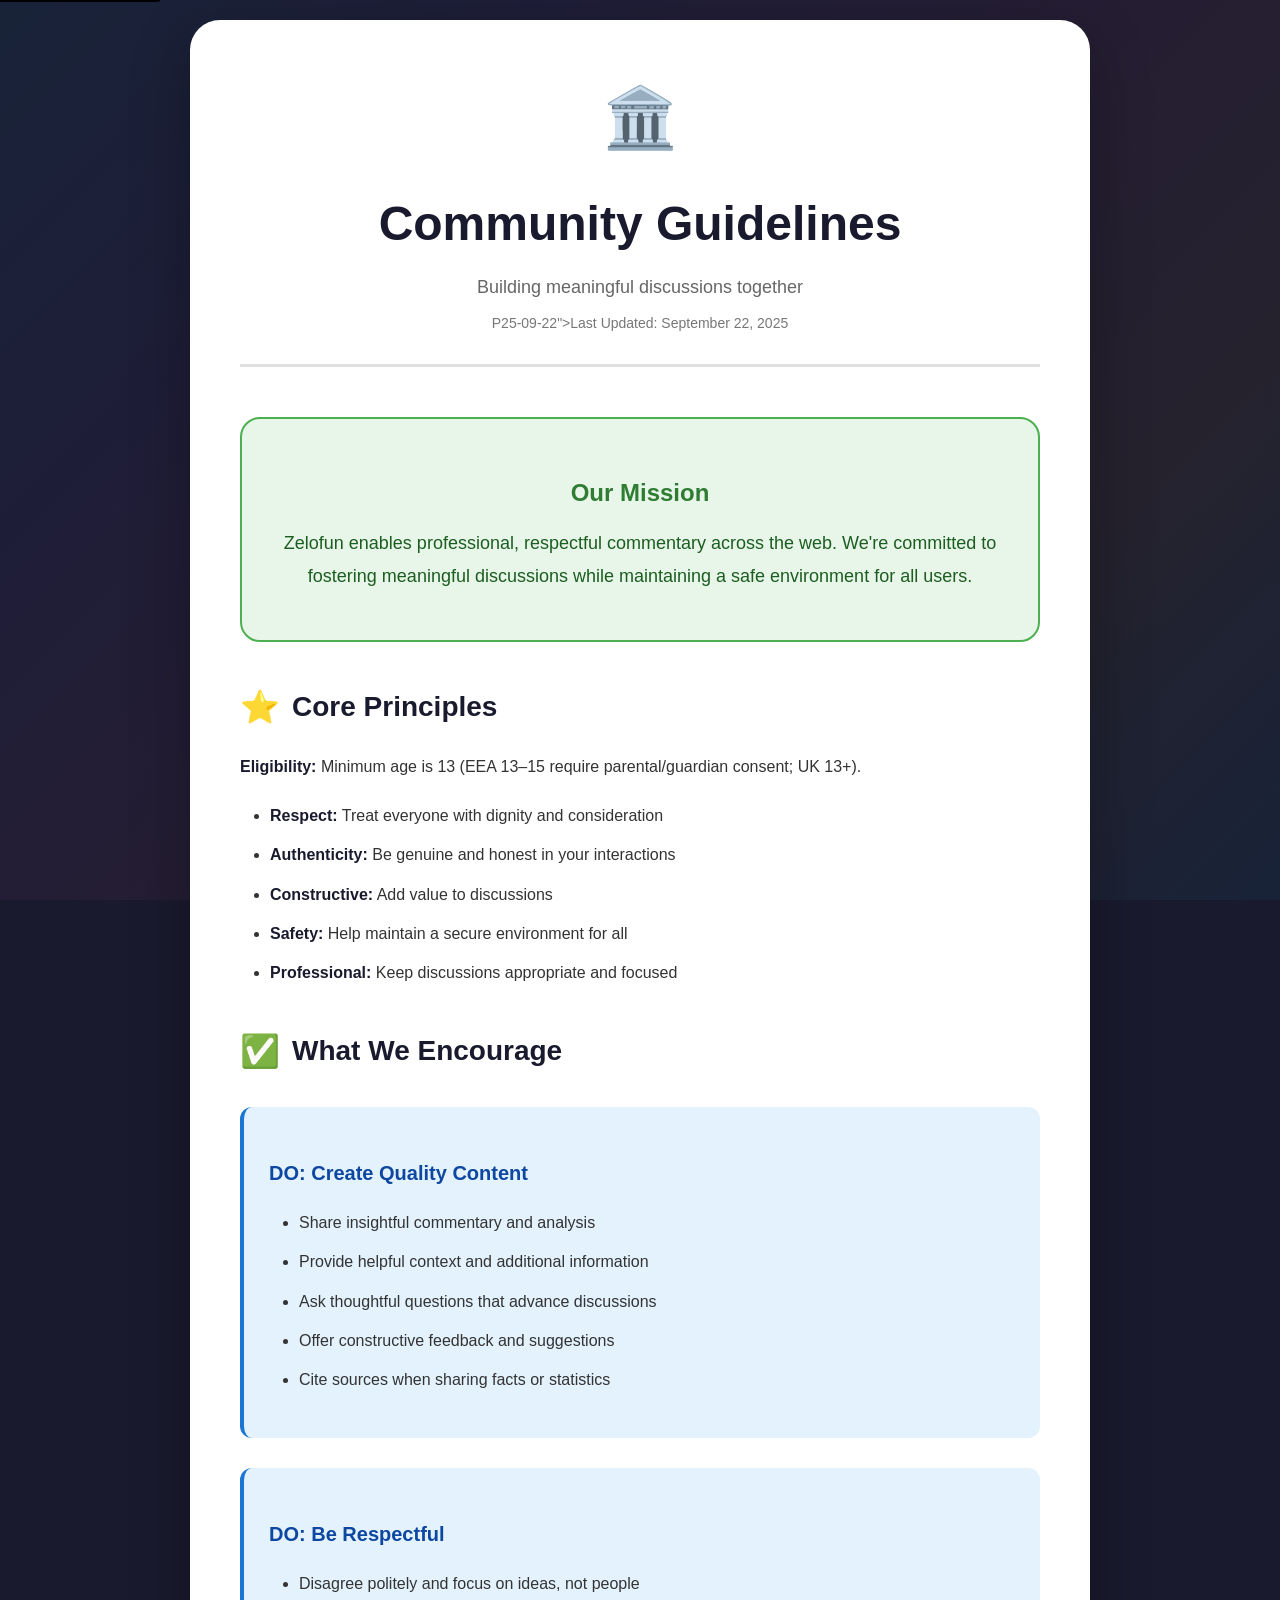
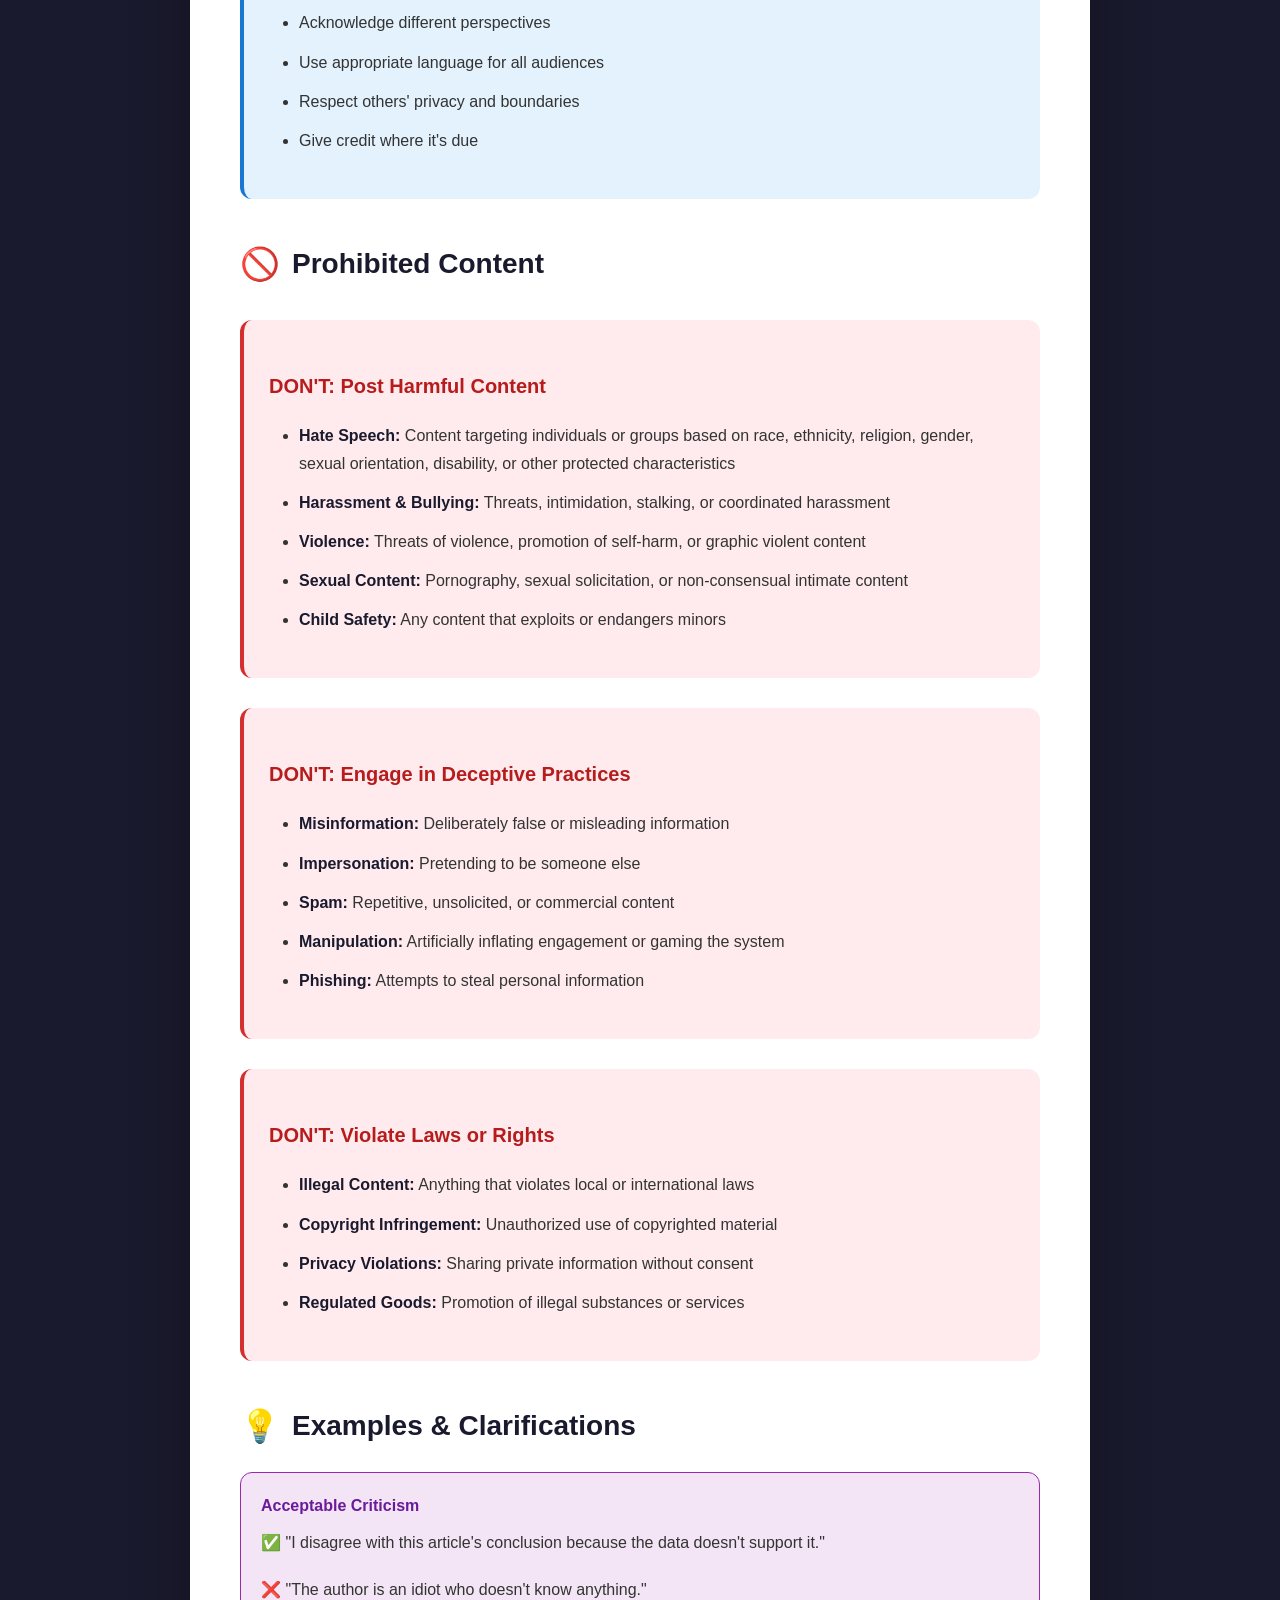
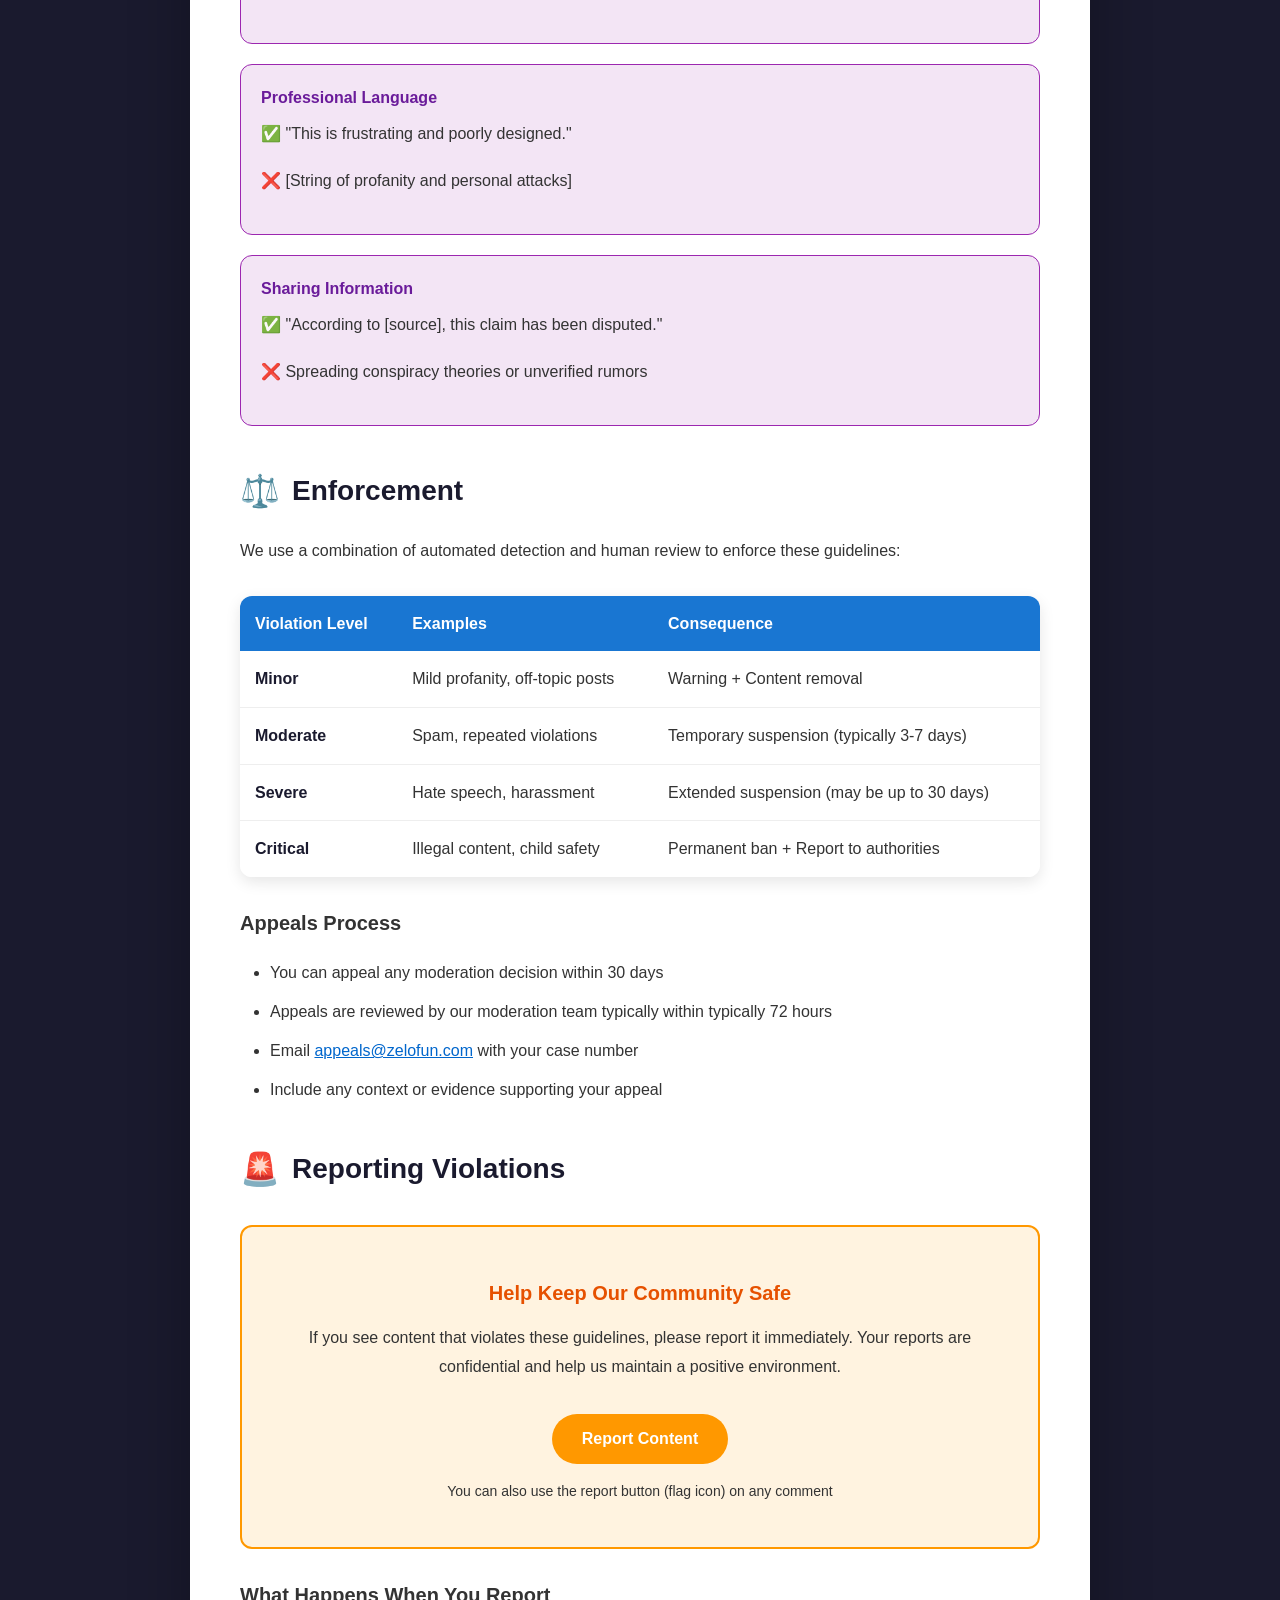
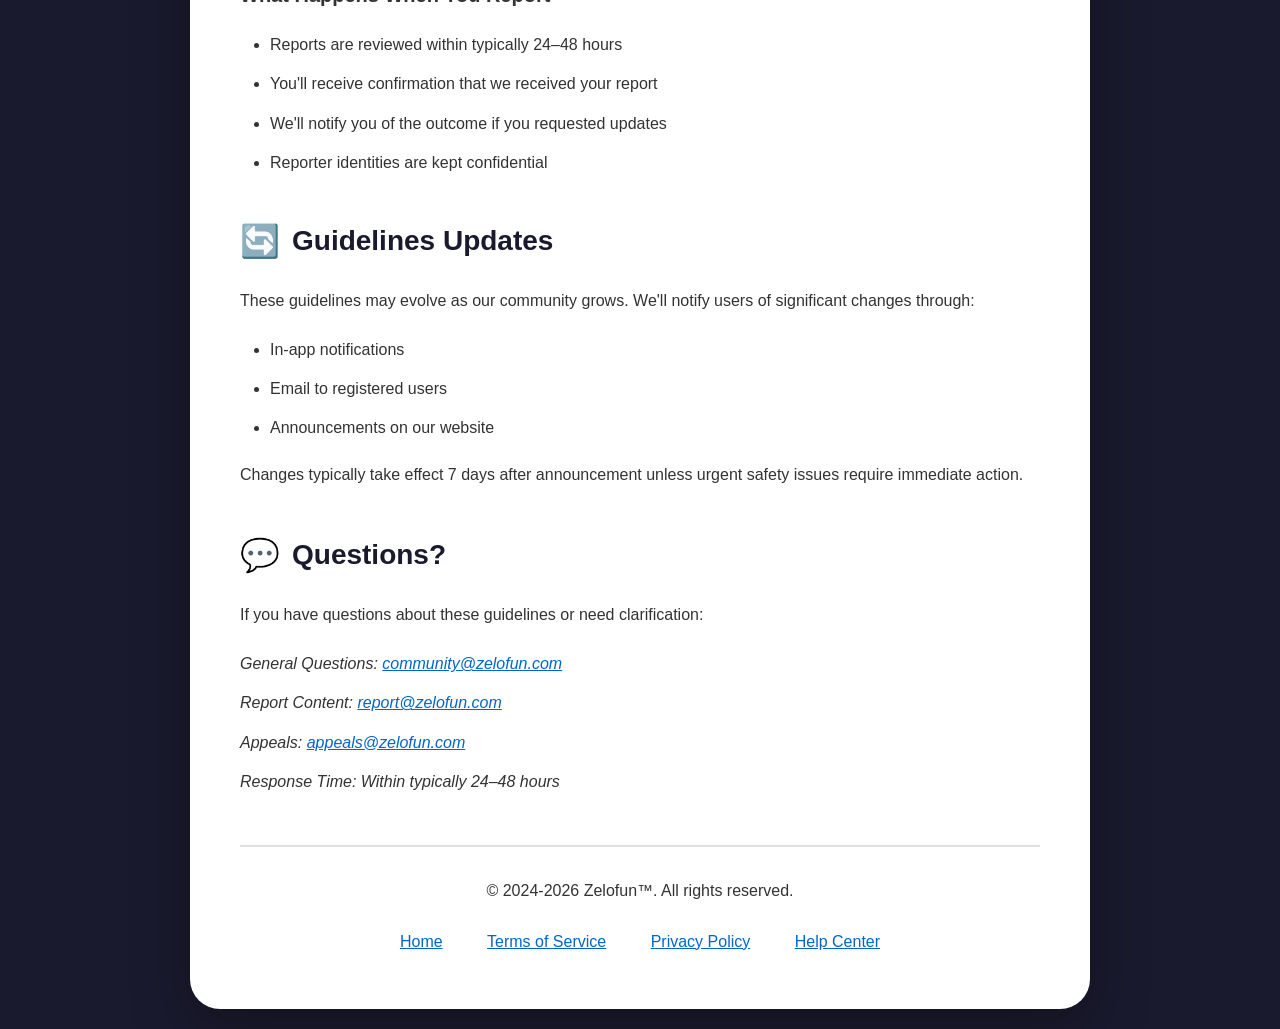
<file: community-guidelines.html>
<!DOCTYPE html>
<html lang="en" dir="ltr">
<head>
    <meta charset="UTF-8">
    <meta name="viewport" content="width=device-width, initial-scale=1.0">
    <title>Zelofun™ - Community Guidelines</title>
    <meta name="description" content="Community Guidelines for Zelofun™ - Creating meaningful discussions across the web">
    
    <style>
        * {
            margin: 0;
            padding: 0;
            box-sizing: border-box;
        }
        
        /* Skip to content link - WCAG 2.4.1 */
        .skip-link {
            position: absolute;
            top: -40px;
            left: 0;
            background: #000;
            color: #fff;
            padding: 8px;
            text-decoration: none;
            z-index: 100000;
            border-radius: 0 0 4px 0;
        }
        
        .skip-link:focus {
            top: 0;
        }
        
        /* High contrast mode support */
        @media (prefers-contrast: high) {
            * {
                border-color: currentColor !important;
            }
        }
        
        /* Reduced motion support - WCAG 2.3.3 */
        @media (prefers-reduced-motion: reduce) {
            *, *::before, *::after {
                animation-duration: 0.01ms !important;
                animation-iteration-count: 1 !important;
                transition-duration: 0.01ms !important;
            }
        }
        
        body {
            font-family: -apple-system, BlinkMacSystemFont, 'Segoe UI', Roboto, 'Helvetica Neue', Arial, sans-serif;
            background: #1a1a2e;
            min-height: 100vh;
            color: #333;
            padding: 20px;
            line-height: 1.6;
        }
        
        /* Decorative gradient overlay */
        body::before {
            content: '';
            position: fixed;
            top: 0;
            left: 0;
            right: 0;
            bottom: 0;
            background: linear-gradient(135deg, 
                rgba(0,212,255,0.05) 0%, 
                rgba(123,100,255,0.05) 25%, 
                rgba(255,107,157,0.05) 50%, 
                rgba(255,199,55,0.05) 75%, 
                rgba(0,212,255,0.05) 100%);
            pointer-events: none;
            z-index: 1;
        }
        
        /* Clear focus indicators - WCAG 2.4.7 */
        *:focus {
            outline: 3px solid #00D4FF;
            outline-offset: 2px;
        }
        
        a:focus-visible,
        button:focus-visible {
            outline: 3px solid #00D4FF;
            outline-offset: 2px;
        }
        
        .container {
            max-width: 900px;
            margin: 0 auto;
            background: #ffffff;
            border-radius: 30px;
            box-shadow: 0 20px 60px rgba(0,0,0,0.3);
            padding: 50px;
            position: relative;
            z-index: 2;
        }
        
        .header {
            text-align: center;
            margin-bottom: 50px;
            padding-bottom: 30px;
            border-bottom: 3px solid #e0e0e0;
        }
        
        .emoji-logo {
            font-size: 60px;
            margin-bottom: 20px;
            display: block;
        }
        
        h1 {
            font-size: 48px;
            font-weight: 800;
            color: #1a1a2e;
            margin-bottom: 10px;
        }
        
        .subtitle {
            color: #666;
            font-size: 18px;
            font-weight: 300;
        }
        
        .last-updated {
            margin-top: 10px;
            font-size: 14px;
            color: #777;
        }
        
        h2 {
            color: #1a1a2e;
            font-size: 28px;
            margin-top: 40px;
            margin-bottom: 20px;
            display: flex;
            align-items: center;
            gap: 12px;
            font-weight: 700;
        }
        
        h3 {
            color: #333;
            font-size: 20px;
            margin-top: 25px;
            margin-bottom: 15px;
            font-weight: 600;
        }
        
        .section-emoji {
            font-size: 32px;
            display: inline-block;
        }
        
        p {
            margin-bottom: 18px;
            color: #333;
            line-height: 1.8;
            font-size: 16px;
        }
        
        ul {
            margin: 20px 0 20px 30px;
        }
        
        li {
            margin-bottom: 12px;
            color: #333;
            line-height: 1.7;
            font-size: 16px;
        }
        
        /* Mission box */
        .mission-box {
            background: #e8f5e9;
            border-radius: 20px;
            padding: 30px;
            margin-bottom: 40px;
            border: 2px solid #4caf50;
            text-align: center;
        }
        
        .mission-box h3 {
            color: #2e7d32;
            margin-bottom: 15px;
            font-size: 24px;
        }
        
        .mission-box p {
            font-size: 18px;
            color: #1b5e20;
        }
        
        /* Do's and Don'ts boxes */
        .do-box {
            background: #e3f2fd;
            border-left: 4px solid #1976d2;
            padding: 25px;
            margin: 30px 0;
            border-radius: 12px;
        }
        
        .do-box h3 {
            color: #0d47a1;
            margin-bottom: 15px;
        }
        
        .dont-box {
            background: #ffebee;
            border-left: 4px solid #d32f2f;
            padding: 25px;
            margin: 30px 0;
            border-radius: 12px;
        }
        
        .dont-box h3 {
            color: #b71c1c;
            margin-bottom: 15px;
        }
        
        /* Examples box */
        .example-box {
            background: #f3e5f5;
            border: 1px solid #9c27b0;
            border-radius: 12px;
            padding: 20px;
            margin: 20px 0;
        }
        
        .example-box h4 {
            color: #6a1b9a;
            margin-bottom: 10px;
        }
        
        /* Report box */
        .report-box {
            background: #fff3e0;
            border: 2px solid #ff9800;
            border-radius: 12px;
            padding: 25px;
            margin: 30px 0;
            text-align: center;
        }
        
        .report-box h3 {
            color: #e65100;
            margin-bottom: 15px;
        }
        
        .report-button {
            display: inline-block;
            background: #ff9800;
            color: white;
            padding: 12px 30px;
            border-radius: 25px;
            text-decoration: none;
            font-weight: bold;
            margin-top: 15px;
            transition: all 0.3s;
        }
        
        .report-button:hover {
            background: #f57c00;
            transform: translateY(-2px);
        }
        
        .report-button:focus {
            outline: 3px solid #00D4FF;
            outline-offset: 2px;
        }
        
        /* Enforcement table */
        .enforcement-table {
            width: 100%;
            margin: 30px 0;
            border-collapse: separate;
            border-spacing: 0;
            border-radius: 12px;
            overflow: hidden;
            box-shadow: 0 5px 15px rgba(0,0,0,0.1);
        }
        
        .enforcement-table th {
            background: #1976d2;
            color: white;
            padding: 15px;
            text-align: left;
            font-weight: 600;
        }
        
        .enforcement-table td {
            padding: 15px;
            border-bottom: 1px solid #eee;
            background: white;
        }
        
        .enforcement-table tr:last-child td {
            border-bottom: none;
        }
        
        .footer {
            margin-top: 50px;
            padding-top: 30px;
            border-top: 2px solid #e0e0e0;
            text-align: center;
            color: #666;
        }
        
        .footer nav {
            margin-top: 15px;
        }
        
        .footer a {
            color: #0066cc;
            text-decoration: underline;
            margin: 0 15px;
            font-weight: 500;
            transition: all 0.3s;
            display: inline-block;
            padding: 5px;
        }
        
        .footer a:hover {
            color: #0052a3;
            transform: translateY(-2px);
        }
        
        .footer a:focus {
            outline: 3px solid #00D4FF;
            outline-offset: 2px;
        }
        
        strong {
            color: #1a1a2e;
            font-weight: 600;
        }
        
        /* Links with proper contrast */
        a {
            color: #0066cc;
            text-decoration: underline;
        }
        
        a:hover {
            color: #0052a3;
        }
        
        /* Screen reader only text */
        .sr-only {
            position: absolute;
            width: 1px;
            height: 1px;
            padding: 0;
            margin: -1px;
            overflow: hidden;
            clip: rect(0, 0, 0, 0);
            white-space: nowrap;
            border: 0;
        }
        
        @media (max-width: 768px) {
            .container {
                padding: 30px 20px;
                border-radius: 20px;
            }
            
            h1 {
                font-size: 36px;
            }
            
            h2 {
                font-size: 24px;
            }
            
            .emoji-logo {
                font-size: 48px;
            }
            
            .footer a {
                display: block;
                margin: 10px 0;
            }
        }
    </style>
</head>
<body>
    <!-- Skip to main content link -->
    <a href="#main-content" class="skip-link">Skip to main content</a>
    
    <div class="container">
        <header>
            <div class="header">
                <span class="emoji-logo" role="img" aria-label="Community">🏛️</span>
                <h1>Community Guidelines</h1>
                <div class="subtitle">Building meaningful discussions together</div>
                <div class="last-updated">
                    P25-09-22">Last Updated: September 22, 2025</time>
                </div>
            </div>
        </header>
        
        <main id="main-content">
            <section class="mission-box" aria-labelledby="mission-heading">
                <h3 id="mission-heading">Our Mission</h3>
                <p>Zelofun enables professional, respectful commentary across the web. We're committed to fostering meaningful discussions while maintaining a safe environment for all users.</p>
            </section>
            
            <section aria-labelledby="principles-heading">
                <h2 id="principles-heading"><span class="section-emoji" aria-hidden="true">⭐</span>Core Principles</h2>
<p><strong>Eligibility:</strong> Minimum age is 13 (EEA 13–15 require parental/guardian consent; UK 13+).</p>
                <ul>
                    <li><strong>Respect:</strong> Treat everyone with dignity and consideration</li>
                    <li><strong>Authenticity:</strong> Be genuine and honest in your interactions</li>
                    <li><strong>Constructive:</strong> Add value to discussions</li>
                    <li><strong>Safety:</strong> Help maintain a secure environment for all</li>
                    <li><strong>Professional:</strong> Keep discussions appropriate and focused</li>
                </ul>
            </section>
            
            <section aria-labelledby="encouraged-heading">
                <h2 id="encouraged-heading"><span class="section-emoji" aria-hidden="true">✅</span>What We Encourage</h2>
                
                <div class="do-box">
                    <h3>DO: Create Quality Content</h3>
                    <ul>
                        <li>Share insightful commentary and analysis</li>
                        <li>Provide helpful context and additional information</li>
                        <li>Ask thoughtful questions that advance discussions</li>
                        <li>Offer constructive feedback and suggestions</li>
                        <li>Cite sources when sharing facts or statistics</li>
                    </ul>
                </div>
                
                <div class="do-box">
                    <h3>DO: Be Respectful</h3>
                    <ul>
                        <li>Disagree politely and focus on ideas, not people</li>
                        <li>Acknowledge different perspectives</li>
                        <li>Use appropriate language for all audiences</li>
                        <li>Respect others' privacy and boundaries</li>
                        <li>Give credit where it's due</li>
                    </ul>
                </div>
            </section>
            
            <section aria-labelledby="prohibited-heading">
                <h2 id="prohibited-heading"><span class="section-emoji" aria-hidden="true">🚫</span>Prohibited Content</h2>
                
                <div class="dont-box">
                    <h3>DON'T: Post Harmful Content</h3>
                    <ul>
                        <li><strong>Hate Speech:</strong> Content targeting individuals or groups based on race, ethnicity, religion, gender, sexual orientation, disability, or other protected characteristics</li>
                        <li><strong>Harassment & Bullying:</strong> Threats, intimidation, stalking, or coordinated harassment</li>
                        <li><strong>Violence:</strong> Threats of violence, promotion of self-harm, or graphic violent content</li>
                        <li><strong>Sexual Content:</strong> Pornography, sexual solicitation, or non-consensual intimate content</li>
                        <li><strong>Child Safety:</strong> Any content that exploits or endangers minors</li>
                    </ul>
                </div>
                
                <div class="dont-box">
                    <h3>DON'T: Engage in Deceptive Practices</h3>
                    <ul>
                        <li><strong>Misinformation:</strong> Deliberately false or misleading information</li>
                        <li><strong>Impersonation:</strong> Pretending to be someone else</li>
                        <li><strong>Spam:</strong> Repetitive, unsolicited, or commercial content</li>
                        <li><strong>Manipulation:</strong> Artificially inflating engagement or gaming the system</li>
                        <li><strong>Phishing:</strong> Attempts to steal personal information</li>
                    </ul>
                </div>
                
                <div class="dont-box">
                    <h3>DON'T: Violate Laws or Rights</h3>
                    <ul>
                        <li><strong>Illegal Content:</strong> Anything that violates local or international laws</li>
                        <li><strong>Copyright Infringement:</strong> Unauthorized use of copyrighted material</li>
                        <li><strong>Privacy Violations:</strong> Sharing private information without consent</li>
                        <li><strong>Regulated Goods:</strong> Promotion of illegal substances or services</li>
                    </ul>
                </div>
            </section>
            
            <section aria-labelledby="examples-heading">
                <h2 id="examples-heading"><span class="section-emoji" aria-hidden="true">💡</span>Examples & Clarifications</h2>
                
                <div class="example-box">
                    <h4>Acceptable Criticism</h4>
                    <p>✅ "I disagree with this article's conclusion because the data doesn't support it."</p>
                    <p>❌ "The author is an idiot who doesn't know anything."</p>
                </div>
                
                <div class="example-box">
                    <h4>Professional Language</h4>
                    <p>✅ "This is frustrating and poorly designed."</p>
                    <p>❌ [String of profanity and personal attacks]</p>
                </div>
                
                <div class="example-box">
                    <h4>Sharing Information</h4>
                    <p>✅ "According to [source], this claim has been disputed."</p>
                    <p>❌ Spreading conspiracy theories or unverified rumors</p>
                </div>
            </section>
            
            <section aria-labelledby="enforcement-heading">
                <h2 id="enforcement-heading"><span class="section-emoji" aria-hidden="true">⚖️</span>Enforcement</h2>
                
                <p>We use a combination of automated detection and human review to enforce these guidelines:</p>
                
                <table class="enforcement-table">
                    <tr>
                        <th>Violation Level</th>
                        <th>Examples</th>
                        <th>Consequence</th>
                    </tr>
                    <tr>
                        <td><strong>Minor</strong></td>
                        <td>Mild profanity, off-topic posts</td>
                        <td>Warning + Content removal</td>
                    </tr>
                    <tr>
                        <td><strong>Moderate</strong></td>
                        <td>Spam, repeated violations</td>
                        <td>Temporary suspension (typically 3-7 days)</td>
                    </tr>
                    <tr>
                        <td><strong>Severe</strong></td>
                        <td>Hate speech, harassment</td>
                        <td>Extended suspension (may be up to 30 days)</td>
                    </tr>
                    <tr>
                        <td><strong>Critical</strong></td>
                        <td>Illegal content, child safety</td>
                        <td>Permanent ban + Report to authorities</td>
                    </tr>
                </table>
                
                <h3>Appeals Process</h3>
                <ul>
                    <li>You can appeal any moderation decision within 30 days</li>
                    <li>Appeals are reviewed by our moderation team typically within typically 72 hours</li>
                    <li>Email <a href="mailto:appeals@zelofun.com">appeals@zelofun.com</a> with your case number</li>
                    <li>Include any context or evidence supporting your appeal</li>
                </ul>
            </section>
            
            <section aria-labelledby="reporting-heading">
                <h2 id="reporting-heading"><span class="section-emoji" aria-hidden="true">🚨</span>Reporting Violations</h2>
                
                <div class="report-box">
                    <h3>Help Keep Our Community Safe</h3>
                    <p>If you see content that violates these guidelines, please report it immediately. Your reports are confidential and help us maintain a positive environment.</p>
                    <a href="mailto:report@zelofun.com" class="report-button">Report Content</a>
                    <p style="margin-top: 15px; font-size: 14px;">You can also use the report button (flag icon) on any comment</p>
                </div>
                
                <h3>What Happens When You Report</h3>
                <ul>
                    <li>Reports are reviewed within typically 24–48 hours</li>
                    <li>You'll receive confirmation that we received your report</li>
                    <li>We'll notify you of the outcome if you requested updates</li>
                    <li>Reporter identities are kept confidential</li>
                </ul>
            </section>
            
            <section aria-labelledby="updates-heading">
                <h2 id="updates-heading"><span class="section-emoji" aria-hidden="true">🔄</span>Guidelines Updates</h2>
                <p>These guidelines may evolve as our community grows. We'll notify users of significant changes through:</p>
                <ul>
                    <li>In-app notifications</li>
                    <li>Email to registered users</li>
                    <li>Announcements on our website</li>
                </ul>
                <p>Changes typically take effect 7 days after announcement unless urgent safety issues require immediate action.</p>
            </section>
            
            <section aria-labelledby="contact-heading">
                <h2 id="contact-heading"><span class="section-emoji" aria-hidden="true">💬</span>Questions?</h2>
                <p>If you have questions about these guidelines or need clarification:</p>
                <address>
                    <ul style="list-style: none; margin-left: 0;">
                        <li>General Questions: <a href="mailto:community@zelofun.com">community@zelofun.com</a></li>
                        <li>Report Content: <a href="mailto:report@zelofun.com">report@zelofun.com</a></li>
                        <li>Appeals: <a href="mailto:appeals@zelofun.com">appeals@zelofun.com</a></li>
                        <li>Response Time: Within typically 24–48 hours</li>
                    </ul>
                </address>
            </section>
        </main>
        
        <footer>
            <div class="footer">
                <p>© 2024-2026 Zelofun™. All rights reserved.</p>
                <nav aria-label="Footer navigation">
                    <a href="/">Home</a>
                    <a href="/terms.html">Terms of Service</a>
                    <a href="/privacy.html">Privacy Policy</a>
                    <a href="/help.html">Help Center</a>
                </nav>
            </div>
        </footer>
    </div>
</body>
</html>
</file>
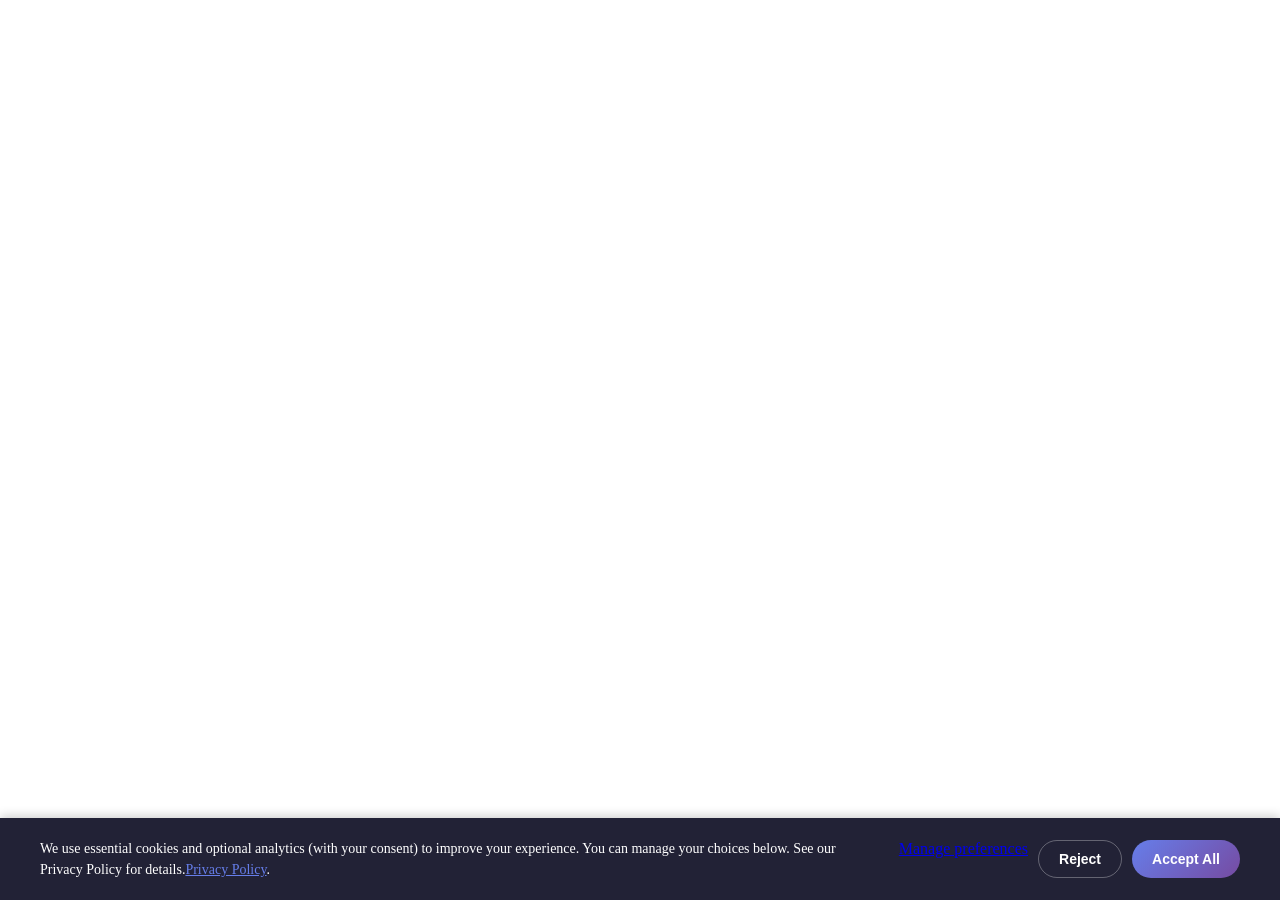
<file: cookie-consent.html>
<!-- Add this CSS to your <head> section -->
<style>
.cookie-consent {
    position: fixed;
    bottom: 0;
    left: 0;
    right: 0;
    background: rgba(30, 30, 50, 0.98);
    backdrop-filter: blur(10px);
    padding: 20px;
    box-shadow: 0 -2px 10px rgba(0,0,0,0.2);
    z-index: 10000;
    display: none;
    animation: slideUp 0.3s ease-out;
}

.cookie-consent.show {
    display: block;
}

.cookie-content {
    max-width: 1200px;
    margin: 0 auto;
    display: flex;
    align-items: center;
    justify-content: space-between;
    gap: 20px;
    flex-wrap: wrap;
}

.cookie-text {
    flex: 1;
    color: white;
    font-size: 14px;
    line-height: 1.5;
}

.cookie-text a {
    color: #667eea;
    text-decoration: underline;
}

.cookie-buttons {
    display: flex;
    gap: 10px;
}

.cookie-btn {
    padding: 10px 20px;
    border: none;
    border-radius: 25px;
    font-size: 14px;
    font-weight: 600;
    cursor: pointer;
    transition: all 0.3s;
}

.cookie-accept {
    background: linear-gradient(135deg, #667eea, #764ba2);
    color: white;
}

.cookie-reject {
    background: transparent;
    color: white;
    border: 1px solid rgba(255,255,255,0.3);
}

.cookie-btn:hover {
    transform: translateY(-2px);
    box-shadow: 0 5px 15px rgba(0,0,0,0.3);
}

@keyframes slideUp {
    from { transform: translateY(100%); }
    to { transform: translateY(0); }
}

@media (max-width: 768px) {
    .cookie-content {
        flex-direction: column;
        text-align: center;
    }
    .cookie-buttons {
        width: 100%;
        justify-content: center;
    }
}
</style>

<!-- Add this HTML right after your <body> tag -->
<div id="cookieConsent" class="cookie-consent">
    <div class="cookie-content">
        <div class="cookie-text">
            We use essential cookies and optional analytics (with your consent) to improve your experience. You can manage your choices below. See our Privacy Policy for details.<a href="/privacy.html">Privacy Policy</a>.
        </div>
        <div class="cookie-buttons"><a href="#" class="cookie-manage">Manage preferences</a> 
            <button class="cookie-btn cookie-reject" onclick="rejectCookies()">Reject</button>
            <button class="cookie-btn cookie-accept" onclick="acceptCookies()">Accept All</button>
        </div>
    </div>
</div>

<!-- Add this JavaScript before closing </body> tag -->
<script>
// Cookie consent management
function getCookie(name) {
    const value = `; ${document.cookie}`;
    const parts = value.split(`; ${name}=`);
    if (parts.length === 2) return parts.pop().split(';').shift();
}

function setCookie(name, value, days) {
    const expires = new Date();
    expires.setTime(expires.getTime() + (days * 24 * 60 * 60 * 1000));
    document.cookie = `${name}=${value};expires=${expires.toUTCString()};path=/;SameSite=Strict`;
}

function acceptCookies() {
    setCookie('cookieConsent', 'accepted', 365);
    document.getElementById('cookieConsent').classList.remove('show');
    loadGoogleAnalytics();
}

function rejectCookies() {
    setCookie('cookieConsent', 'rejected', 365);
    document.getElementById('cookieConsent').classList.remove('show');
}

// Check consent status on page load
window.addEventListener('DOMContentLoaded', function() {
    const consent = getCookie('cookieConsent');
    if (!consent) {
        // Show banner if no consent decision
        document.getElementById('cookieConsent').classList.add('show');
    } else if (consent === 'accepted') {
        // Load GA if already accepted
        loadGoogleAnalytics();
    }
});

// Google Analytics loader (only loads if consent given)
function loadGoogleAnalytics() {
    // Your actual GA4 measurement ID
    const GA_MEASUREMENT_ID = 'G-Q35Z41X6EE';
    
    // Create and load the GA script
    const script = document.createElement('script');
    script.async = true;
    script.src = `https://www.googletagmanager.com/gtag/js?id=${GA_MEASUREMENT_ID}`;
    document.head.appendChild(script);
    
    // Initialize GA with GDPR-compliant settings
    window.dataLayer = window.dataLayer || [];
    function gtag(){dataLayer.push(arguments);}
    gtag('js', new Date());
    
    // Configure with privacy settings
    gtag('config', GA_MEASUREMENT_ID, {
        'anonymize_ip': true,  // GDPR compliance - anonymize IP
        'cookie_flags': 'SameSite=None;Secure',
        'allow_google_signals': false,  // Disable advertising features by default
        'allow_ad_personalization_signals': false  // Disable ad personalization
    });
    
    // Log for debugging (remove in production)
    console.log('Google Analytics loaded with ID:', GA_MEASUREMENT_ID);
}

// Optional: Track custom events after consent
function trackEvent(category, action, label = null, value = null) {
    if (getCookie('cookieConsent') === 'accepted' && typeof gtag !== 'undefined') {
        gtag('event', action, {
            'event_category': category,
            'event_label': label,
            'value': value
        });
    }
}

// Example usage for tracking extension install button click:
// trackEvent('Extension', 'click', 'Install Button');
</script>
</file>
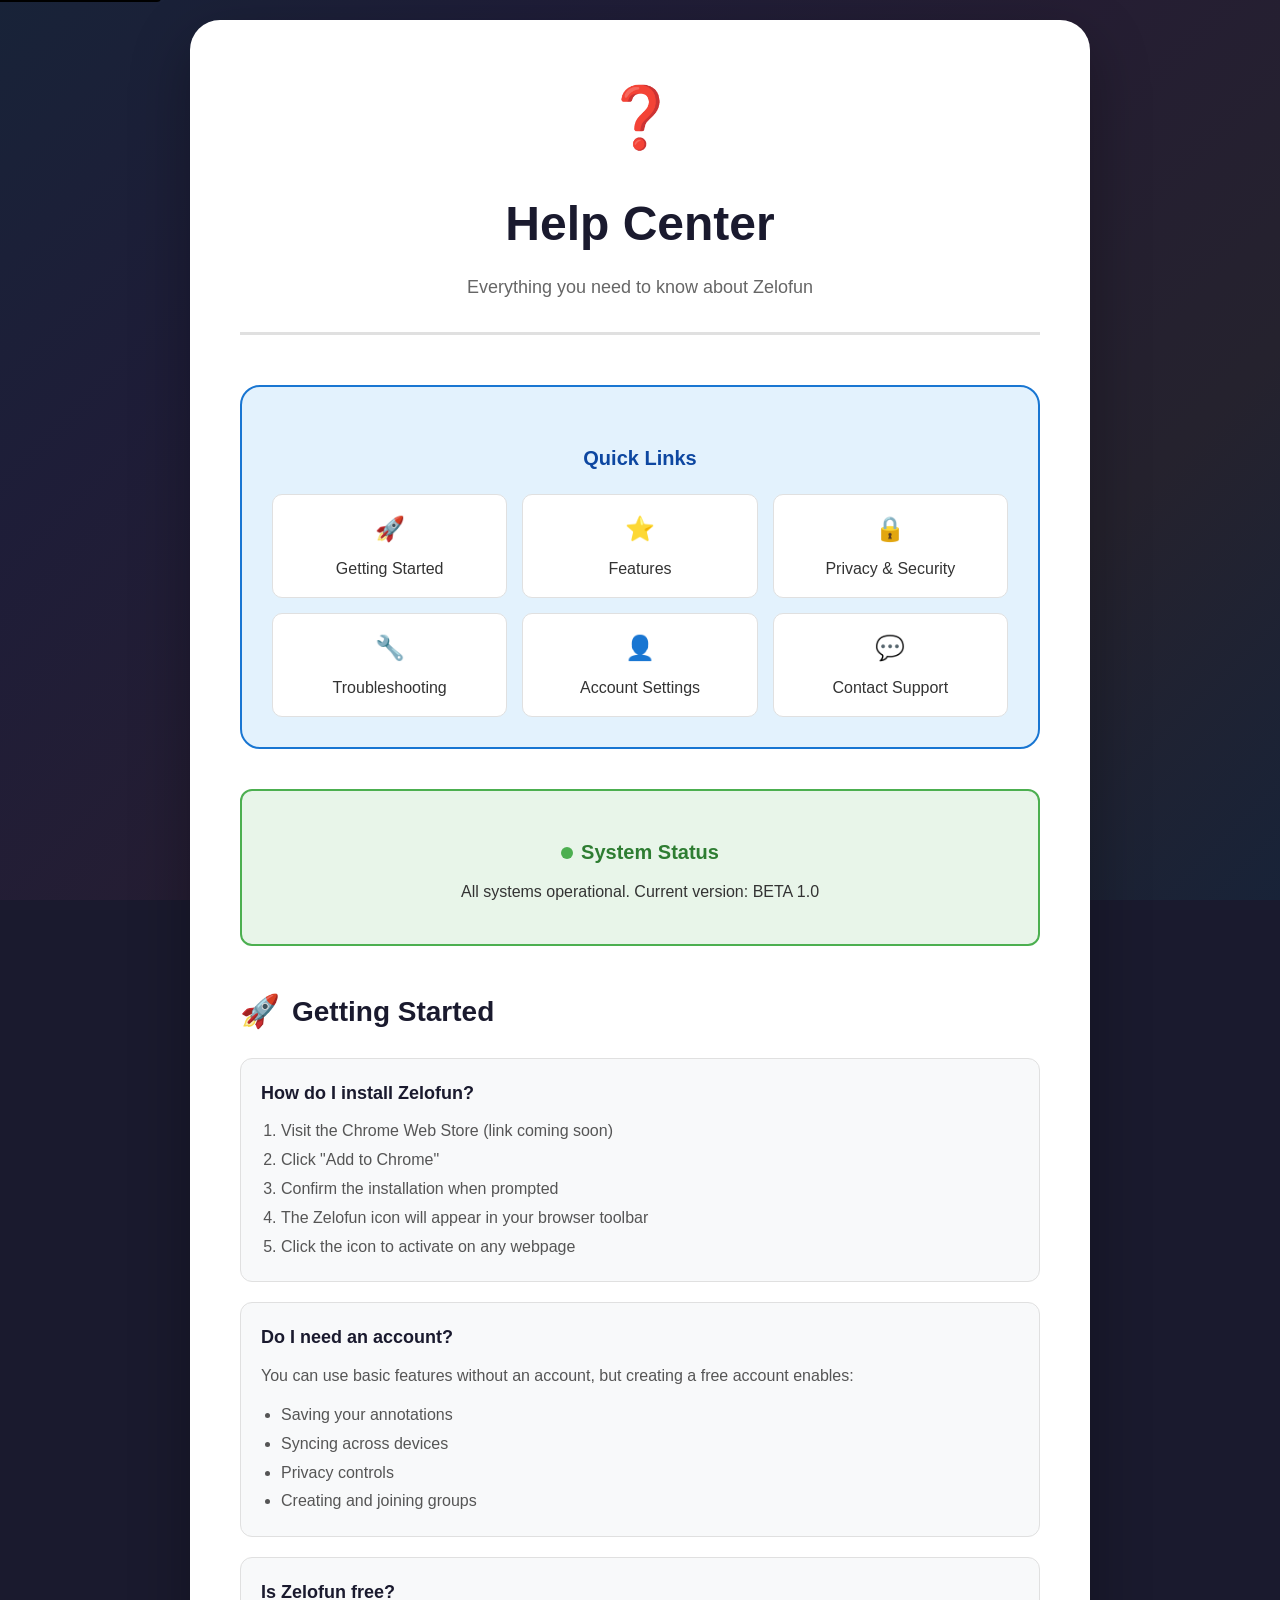
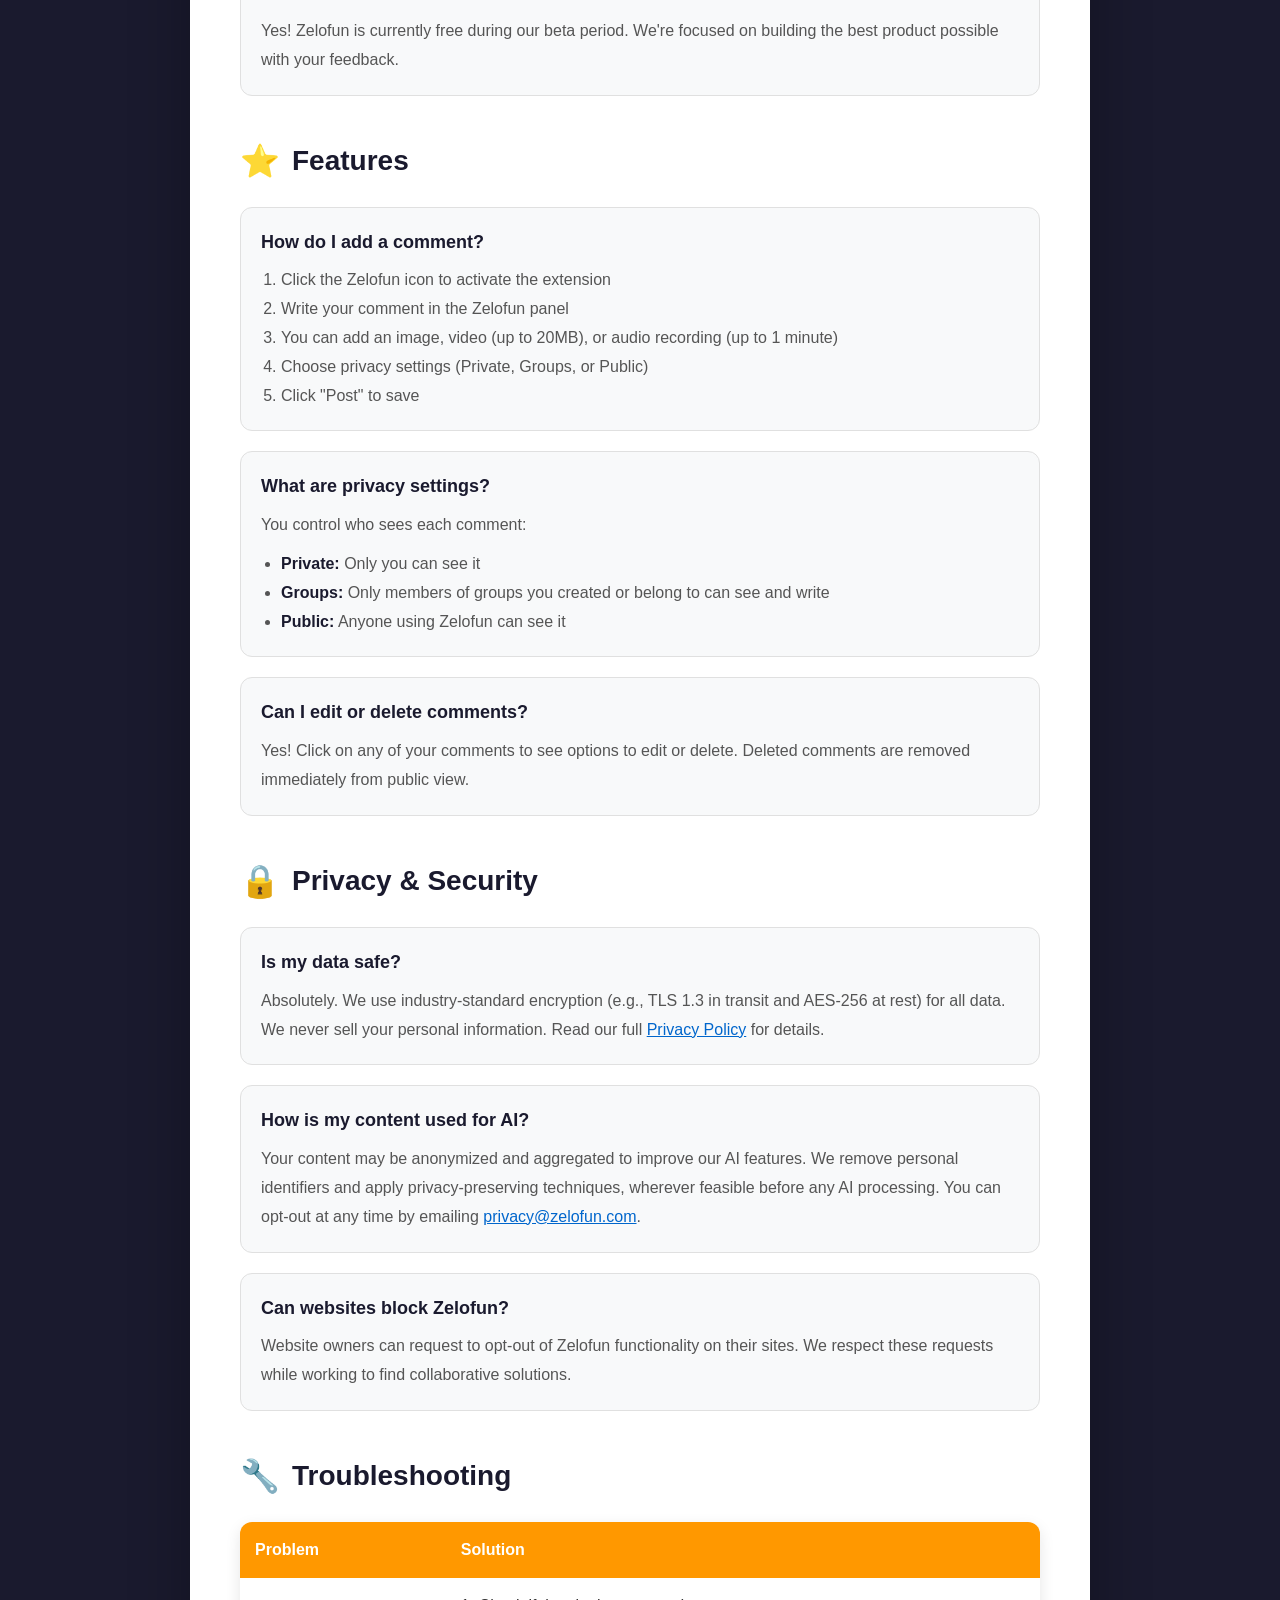
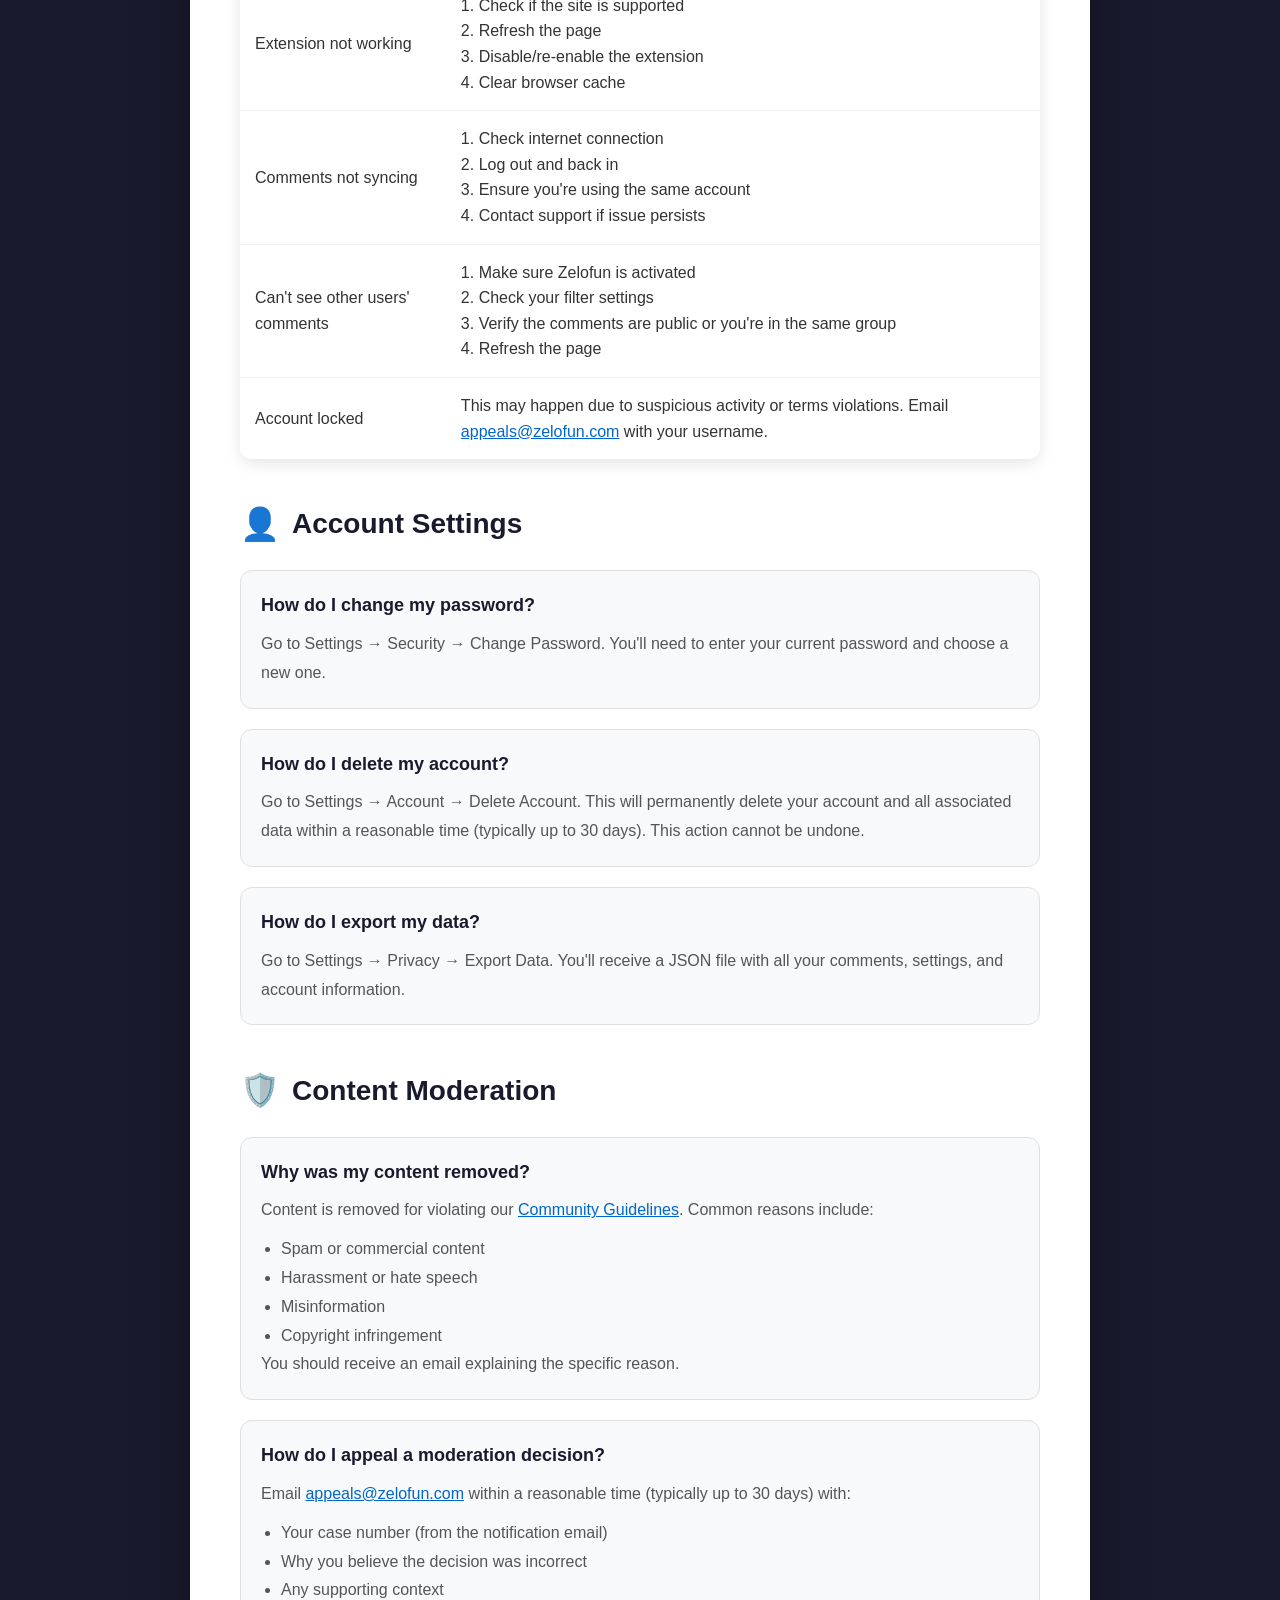
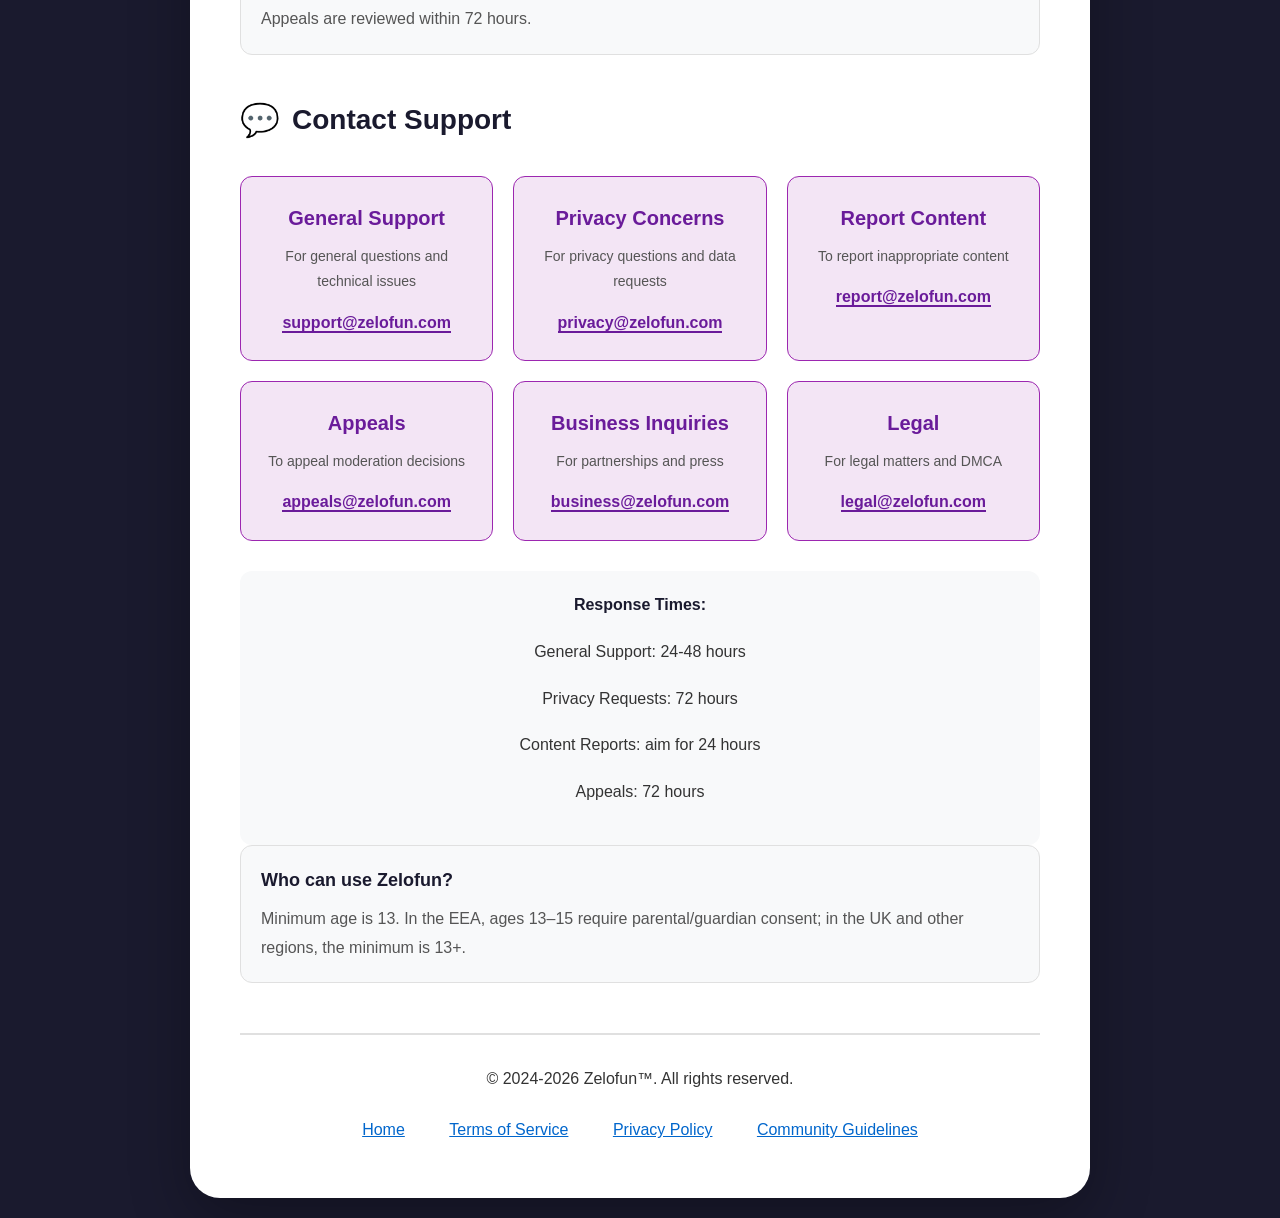
<file: help.html>
<!DOCTYPE html>
<html lang="en" dir="ltr">
<head>
    <meta charset="UTF-8">
    <meta name="viewport" content="width=device-width, initial-scale=1.0">
    <title>Zelofun™ - Help Center</title>
    <meta name="description" content="Help Center for Zelofun™ - Get answers to common questions and support">
    
    <style>
        * {
            margin: 0;
            padding: 0;
            box-sizing: border-box;
        }
        
        /* Skip to content link - WCAG 2.4.1 */
        .skip-link {
            position: absolute;
            top: -40px;
            left: 0;
            background: #000;
            color: #fff;
            padding: 8px;
            text-decoration: none;
            z-index: 100000;
            border-radius: 0 0 4px 0;
        }
        
        .skip-link:focus {
            top: 0;
        }
        
        /* High contrast mode support */
        @media (prefers-contrast: high) {
            * {
                border-color: currentColor !important;
            }
        }
        
        /* Reduced motion support - WCAG 2.3.3 */
        @media (prefers-reduced-motion: reduce) {
            *, *::before, *::after {
                animation-duration: 0.01ms !important;
                animation-iteration-count: 1 !important;
                transition-duration: 0.01ms !important;
            }
        }
        
        body {
            font-family: -apple-system, BlinkMacSystemFont, 'Segoe UI', Roboto, 'Helvetica Neue', Arial, sans-serif;
            background: #1a1a2e;
            min-height: 100vh;
            color: #333;
            padding: 20px;
            line-height: 1.6;
        }
        
        /* Decorative gradient overlay */
        body::before {
            content: '';
            position: fixed;
            top: 0;
            left: 0;
            right: 0;
            bottom: 0;
            background: linear-gradient(135deg, 
                rgba(0,212,255,0.05) 0%, 
                rgba(123,100,255,0.05) 25%, 
                rgba(255,107,157,0.05) 50%, 
                rgba(255,199,55,0.05) 75%, 
                rgba(0,212,255,0.05) 100%);
            pointer-events: none;
            z-index: 1;
        }
        
        /* Clear focus indicators - WCAG 2.4.7 */
        *:focus {
            outline: 3px solid #00D4FF;
            outline-offset: 2px;
        }
        
        a:focus-visible,
        button:focus-visible {
            outline: 3px solid #00D4FF;
            outline-offset: 2px;
        }
        
        .container {
            max-width: 900px;
            margin: 0 auto;
            background: #ffffff;
            border-radius: 30px;
            box-shadow: 0 20px 60px rgba(0,0,0,0.3);
            padding: 50px;
            position: relative;
            z-index: 2;
        }
        
        .header {
            text-align: center;
            margin-bottom: 50px;
            padding-bottom: 30px;
            border-bottom: 3px solid #e0e0e0;
        }
        
        .emoji-logo {
            font-size: 60px;
            margin-bottom: 20px;
            display: block;
        }
        
        h1 {
            font-size: 48px;
            font-weight: 800;
            color: #1a1a2e;
            margin-bottom: 10px;
        }
        
        .subtitle {
            color: #666;
            font-size: 18px;
            font-weight: 300;
        }
        
        h2 {
            color: #1a1a2e;
            font-size: 28px;
            margin-top: 40px;
            margin-bottom: 20px;
            display: flex;
            align-items: center;
            gap: 12px;
            font-weight: 700;
        }
        
        h3 {
            color: #333;
            font-size: 20px;
            margin-top: 25px;
            margin-bottom: 15px;
            font-weight: 600;
        }
        
        .section-emoji {
            font-size: 32px;
            display: inline-block;
        }
        
        p {
            margin-bottom: 18px;
            color: #333;
            line-height: 1.8;
            font-size: 16px;
        }
        
        /* Quick links */
        .quick-links {
            background: #e3f2fd;
            border-radius: 20px;
            padding: 30px;
            margin-bottom: 40px;
            border: 2px solid #1976d2;
        }
        
        .quick-links h3 {
            color: #0d47a1;
            margin-bottom: 20px;
            text-align: center;
        }
        
        .links-grid {
            display: grid;
            grid-template-columns: repeat(auto-fit, minmax(200px, 1fr));
            gap: 15px;
        }
        
        .quick-link {
            background: white;
            padding: 15px;
            border-radius: 10px;
            text-align: center;
            text-decoration: none;
            color: #333;
            transition: all 0.3s;
            border: 1px solid #e0e0e0;
        }
        
        .quick-link:hover {
            transform: translateY(-3px);
            box-shadow: 0 5px 15px rgba(0,0,0,0.1);
            border-color: #1976d2;
        }
        
        .quick-link .emoji {
            font-size: 24px;
            display: block;
            margin-bottom: 8px;
        }
        
        /* FAQ Section */
        .faq-item {
            background: #f8f9fa;
            border-radius: 12px;
            padding: 20px;
            margin-bottom: 20px;
            border: 1px solid #e0e0e0;
        }
        
        .faq-question {
            font-weight: 600;
            color: #1a1a2e;
            margin-bottom: 10px;
            font-size: 18px;
        }
        
        .faq-answer {
            color: #555;
            line-height: 1.8;
        }
        
        /* Contact cards */
        .contact-grid {
            display: grid;
            grid-template-columns: repeat(auto-fit, minmax(250px, 1fr));
            gap: 20px;
            margin-top: 30px;
        }
        
        .contact-card {
            background: #f3e5f5;
            border: 1px solid #9c27b0;
            border-radius: 12px;
            padding: 25px;
            text-align: center;
        }
        
        .contact-card h4 {
            color: #6a1b9a;
            margin-bottom: 10px;
            font-size: 20px;
        }
        
        .contact-card p {
            color: #555;
            margin-bottom: 15px;
            font-size: 14px;
        }
        
        .contact-card a {
            color: #6a1b9a;
            font-weight: 600;
            text-decoration: none;
            border-bottom: 2px solid #6a1b9a;
        }
        
        .contact-card a:hover {
            color: #4a148c;
            border-color: #4a148c;
        }
        
        /* Status box */
        .status-box {
            background: #e8f5e9;
            border: 2px solid #4caf50;
            border-radius: 12px;
            padding: 20px;
            margin: 30px 0;
            text-align: center;
        }
        
        .status-box h3 {
            color: #2e7d32;
            margin-bottom: 10px;
        }
        
        .status-indicator {
            display: inline-block;
            width: 12px;
            height: 12px;
            background: #4caf50;
            border-radius: 50%;
            margin-right: 8px;
            animation: pulse 2s infinite;
        }
        
        @keyframes pulse {
            0%, 100% { opacity: 1; }
            50% { opacity: 0.5; }
        }
        
        /* Troubleshooting table */
        .troubleshooting-table {
            width: 100%;
            margin: 20px 0;
            border-collapse: separate;
            border-spacing: 0;
            border-radius: 12px;
            overflow: hidden;
            box-shadow: 0 5px 15px rgba(0,0,0,0.1);
        }
        
        .troubleshooting-table th {
            background: #ff9800;
            color: white;
            padding: 15px;
            text-align: left;
            font-weight: 600;
        }
        
        .troubleshooting-table td {
            padding: 15px;
            border-bottom: 1px solid #eee;
            background: white;
        }
        
        .troubleshooting-table tr:last-child td {
            border-bottom: none;
        }
        
        code {
            background: #f5f5f5;
            padding: 2px 6px;
            border-radius: 4px;
            font-family: 'Courier New', monospace;
            font-size: 14px;
        }
        
        .footer {
            margin-top: 50px;
            padding-top: 30px;
            border-top: 2px solid #e0e0e0;
            text-align: center;
            color: #666;
        }
        
        .footer nav {
            margin-top: 15px;
        }
        
        .footer a {
            color: #0066cc;
            text-decoration: underline;
            margin: 0 15px;
            font-weight: 500;
            transition: all 0.3s;
            display: inline-block;
            padding: 5px;
        }
        
        .footer a:hover {
            color: #0052a3;
            transform: translateY(-2px);
        }
        
        .footer a:focus {
            outline: 3px solid #00D4FF;
            outline-offset: 2px;
        }
        
        strong {
            color: #1a1a2e;
            font-weight: 600;
        }
        
        /* Links with proper contrast */
        a {
            color: #0066cc;
            text-decoration: underline;
        }
        
        a:hover {
            color: #0052a3;
        }
        
        /* Screen reader only text */
        .sr-only {
            position: absolute;
            width: 1px;
            height: 1px;
            padding: 0;
            margin: -1px;
            overflow: hidden;
            clip: rect(0, 0, 0, 0);
            white-space: nowrap;
            border: 0;
        }
        
        @media (max-width: 768px) {
            .container {
                padding: 30px 20px;
                border-radius: 20px;
            }
            
            h1 {
                font-size: 36px;
            }
            
            h2 {
                font-size: 24px;
            }
            
            .emoji-logo {
                font-size: 48px;
            }
            
            .links-grid,
            .contact-grid {
                grid-template-columns: 1fr;
            }
            
            .footer a {
                display: block;
                margin: 10px 0;
            }
        }
    </style>
</head>
<body>
    <!-- Skip to main content link -->
    <a href="#main-content" class="skip-link">Skip to main content</a>
    
    <div class="container">
        <header>
            <div class="header">
                <span class="emoji-logo" role="img" aria-label="Help">❓</span>
                <h1>Help Center</h1>
                <div class="subtitle">Everything you need to know about Zelofun</div>
            </div>
        </header>
        
        <main id="main-content">
            <section class="quick-links" aria-labelledby="quicklinks-heading">
                <h3 id="quicklinks-heading">Quick Links</h3>
                <div class="links-grid">
                    <a href="#getting-started" class="quick-link">
                        <span class="emoji">🚀</span>
                        Getting Started
                    </a>
                    <a href="#features" class="quick-link">
                        <span class="emoji">⭐</span>
                        Features
                    </a>
                    <a href="#privacy" class="quick-link">
                        <span class="emoji">🔒</span>
                        Privacy & Security
                    </a>
                    <a href="#troubleshooting" class="quick-link">
                        <span class="emoji">🔧</span>
                        Troubleshooting
                    </a>
                    <a href="#account" class="quick-link">
                        <span class="emoji">👤</span>
                        Account Settings
                    </a>
                    <a href="#contact" class="quick-link">
                        <span class="emoji">💬</span>
                        Contact Support
                    </a>
                </div>
            </section>
            
            <section class="status-box" aria-labelledby="status-heading">
                <h3 id="status-heading"><span class="status-indicator"></span>System Status</h3>
                <p>All systems operational. Current version: BETA 1.0</p>
            </section>
            
            <section aria-labelledby="getting-started">
                <h2 id="getting-started"><span class="section-emoji" aria-hidden="true">🚀</span>Getting Started</h2>
                
                <div class="faq-item">
                    <div class="faq-question">How do I install Zelofun?</div>
                    <div class="faq-answer">
                        <ol style="margin-left: 20px;">
                            <li>Visit the Chrome Web Store (link coming soon)</li>
                            <li>Click "Add to Chrome"</li>
                            <li>Confirm the installation when prompted</li>
                            <li>The Zelofun icon will appear in your browser toolbar</li>
                            <li>Click the icon to activate on any webpage</li>
                        </ol>
                    </div>
                </div>
                
                <div class="faq-item">
                    <div class="faq-question">Do I need an account?</div>
                    <div class="faq-answer">
                        You can use basic features without an account, but creating a free account enables:
                        <ul style="margin-left: 20px; margin-top: 10px;">
                            <li>Saving your annotations</li>
                            <li>Syncing across devices</li>
                            <li>Privacy controls</li>
                            <li>Creating and joining groups</li>
                        </ul>
                    </div>
                </div>
                
                <div class="faq-item">
                    <div class="faq-question">Is Zelofun free?</div>
                    <div class="faq-answer">
                        Yes! Zelofun is currently free during our beta period. We're focused on building the best product possible with your feedback.
                    </div>
                </div>
            </section>
            
            <section aria-labelledby="features">
                <h2 id="features"><span class="section-emoji" aria-hidden="true">⭐</span>Features</h2>
                
                <div class="faq-item">
                    <div class="faq-question">How do I add a comment?</div>
                    <div class="faq-answer">
                        <ol style="margin-left: 20px;">
                            <li>Click the Zelofun icon to activate the extension</li>
                            <li>Write your comment in the Zelofun panel</li>
                            <li>You can add an image, video (up to 20MB), or audio recording (up to 1 minute)</li>
                            <li>Choose privacy settings (Private, Groups, or Public)</li>
                            <li>Click "Post" to save</li>
                        </ol>
                    </div>
                </div>
                
                <div class="faq-item">
                    <div class="faq-question">What are privacy settings?</div>
                    <div class="faq-answer">
                        You control who sees each comment:
                        <ul style="margin-left: 20px; margin-top: 10px;">
                            <li><strong>Private:</strong> Only you can see it</li>
                            <li><strong>Groups:</strong> Only members of groups you created or belong to can see and write</li>
                            <li><strong>Public:</strong> Anyone using Zelofun can see it</li>
                        </ul>
                    </div>
                </div>
                
                <div class="faq-item">
                    <div class="faq-question">Can I edit or delete comments?</div>
                    <div class="faq-answer">
                        Yes! Click on any of your comments to see options to edit or delete. Deleted comments are removed immediately from public view.
                    </div>
                </div>
            </section>
            
            <section aria-labelledby="privacy">
                <h2 id="privacy"><span class="section-emoji" aria-hidden="true">🔒</span>Privacy & Security</h2>
                
                <div class="faq-item">
                    <div class="faq-question">Is my data safe?</div>
                    <div class="faq-answer">
                        Absolutely. We use industry-standard encryption (e.g., TLS 1.3 in transit and AES-256 at rest) for all data. We never sell your personal information. Read our full <a href="/privacy.html">Privacy Policy</a> for details.
                    </div>
                </div>
                
                <div class="faq-item">
                    <div class="faq-question">How is my content used for AI?</div>
                    <div class="faq-answer">
                        Your content may be anonymized and aggregated to improve our AI features. We remove personal identifiers and apply privacy‑preserving techniques, wherever feasible before any AI processing. You can opt-out at any time by emailing <a href="mailto:privacy@zelofun.com">privacy@zelofun.com</a>.
                    </div>
                </div>
                
                <div class="faq-item">
                    <div class="faq-question">Can websites block Zelofun?</div>
                    <div class="faq-answer">
                        Website owners can request to opt-out of Zelofun functionality on their sites. We respect these requests while working to find collaborative solutions.
                    </div>
                </div>
            </section>
            
            <section aria-labelledby="troubleshooting">
                <h2 id="troubleshooting"><span class="section-emoji" aria-hidden="true">🔧</span>Troubleshooting</h2>
                
                <table class="troubleshooting-table">
                    <tr>
                        <th>Problem</th>
                        <th>Solution</th>
                    </tr>
                    <tr>
                        <td>Extension not working</td>
                        <td>
                            1. Check if the site is supported<br>
                            2. Refresh the page<br>
                            3. Disable/re-enable the extension<br>
                            4. Clear browser cache
                        </td>
                    </tr>
                    <tr>
                        <td>Comments not syncing</td>
                        <td>
                            1. Check internet connection<br>
                            2. Log out and back in<br>
                            3. Ensure you're using the same account<br>
                            4. Contact support if issue persists
                        </td>
                    </tr>
                    <tr>
                        <td>Can't see other users' comments</td>
                        <td>
                            1. Make sure Zelofun is activated<br>
                            2. Check your filter settings<br>
                            3. Verify the comments are public or you're in the same group<br>
                            4. Refresh the page
                        </td>
                    </tr>
                    <tr>
                        <td>Account locked</td>
                        <td>
                            This may happen due to suspicious activity or terms violations. 
                            Email <a href="mailto:appeals@zelofun.com">appeals@zelofun.com</a> with your username.
                        </td>
                    </tr>
                </table>
            </section>
            
            <section aria-labelledby="account">
                <h2 id="account"><span class="section-emoji" aria-hidden="true">👤</span>Account Settings</h2>
                
                <div class="faq-item">
                    <div class="faq-question">How do I change my password?</div>
                    <div class="faq-answer">
                        Go to Settings → Security → Change Password. You'll need to enter your current password and choose a new one.
                    </div>
                </div>
                
                <div class="faq-item">
                    <div class="faq-question">How do I delete my account?</div>
                    <div class="faq-answer">
                        Go to Settings → Account → Delete Account. This will permanently delete your account and all associated data within a reasonable time (typically up to 30 days). This action cannot be undone.
                    </div>
                </div>
                
                <div class="faq-item">
                    <div class="faq-question">How do I export my data?</div>
                    <div class="faq-answer">
                        Go to Settings → Privacy → Export Data. You'll receive a JSON file with all your comments, settings, and account information.
                    </div>
                </div>
            </section>
            
            <section aria-labelledby="moderation">
                <h2 id="moderation"><span class="section-emoji" aria-hidden="true">🛡️</span>Content Moderation</h2>
                
                <div class="faq-item">
                    <div class="faq-question">Why was my content removed?</div>
                    <div class="faq-answer">
                        Content is removed for violating our <a href="/community-guidelines.html">Community Guidelines</a>. Common reasons include:
                        <ul style="margin-left: 20px; margin-top: 10px;">
                            <li>Spam or commercial content</li>
                            <li>Harassment or hate speech</li>
                            <li>Misinformation</li>
                            <li>Copyright infringement</li>
                        </ul>
                        You should receive an email explaining the specific reason.
                    </div>
                </div>
                
                <div class="faq-item">
                    <div class="faq-question">How do I appeal a moderation decision?</div>
                    <div class="faq-answer">
                        Email <a href="mailto:appeals@zelofun.com">appeals@zelofun.com</a> within a reasonable time (typically up to 30 days) with:
                        <ul style="margin-left: 20px; margin-top: 10px;">
                            <li>Your case number (from the notification email)</li>
                            <li>Why you believe the decision was incorrect</li>
                            <li>Any supporting context</li>
                        </ul>
                        Appeals are reviewed within 72 hours.
                    </div>
                </div>
            </section>
            
            <section aria-labelledby="contact">
                <h2 id="contact"><span class="section-emoji" aria-hidden="true">💬</span>Contact Support</h2>
                
                <div class="contact-grid">
                    <div class="contact-card">
                        <h4>General Support</h4>
                        <p>For general questions and technical issues</p>
                        <a href="mailto:support@zelofun.com">support@zelofun.com</a>
                    </div>
                    
                    <div class="contact-card">
                        <h4>Privacy Concerns</h4>
                        <p>For privacy questions and data requests</p>
                        <a href="mailto:privacy@zelofun.com">privacy@zelofun.com</a>
                    </div>
                    
                    <div class="contact-card">
                        <h4>Report Content</h4>
                        <p>To report inappropriate content</p>
                        <a href="mailto:report@zelofun.com">report@zelofun.com</a>
                    </div>
                    
                    <div class="contact-card">
                        <h4>Appeals</h4>
                        <p>To appeal moderation decisions</p>
                        <a href="mailto:appeals@zelofun.com">appeals@zelofun.com</a>
                    </div>
                    
                    <div class="contact-card">
                        <h4>Business Inquiries</h4>
                        <p>For partnerships and press</p>
                        <a href="mailto:business@zelofun.com">business@zelofun.com</a>
                    </div>
                    
                    <div class="contact-card">
                        <h4>Legal</h4>
                        <p>For legal matters and DMCA</p>
                        <a href="mailto:legal@zelofun.com">legal@zelofun.com</a>
                    </div>
                </div>
                
                <div style="text-align: center; margin-top: 30px; padding: 20px; background: #f8f9fa; border-radius: 12px;">
                    <p><strong>Response Times:</strong></p>
                    <p>General Support: 24-48 hours</p>
                    <p>Privacy Requests: 72 hours</p>
                    <p>Content Reports: aim for 24 hours</p>
                    <p>Appeals: 72 hours</p>
                </div>
            
<div class="faq-item">
  <div class="faq-question">Who can use Zelofun?</div>
  <div class="faq-answer">
    Minimum age is 13. In the EEA, ages 13–15 require parental/guardian consent; in the UK and other regions, the minimum is 13+.
  </div>
</div>
</section>
        </main>
        
        <footer>
            <div class="footer">
                <p>© 2024-2026 Zelofun™. All rights reserved.</p>
                <nav aria-label="Footer navigation">
                    <a href="/">Home</a>
                    <a href="/terms.html">Terms of Service</a>
                    <a href="/privacy.html">Privacy Policy</a>
                    <a href="/community-guidelines.html">Community Guidelines</a>
                </nav>
            </div>
        </footer>
    </div>
</body>
</html>
</file>
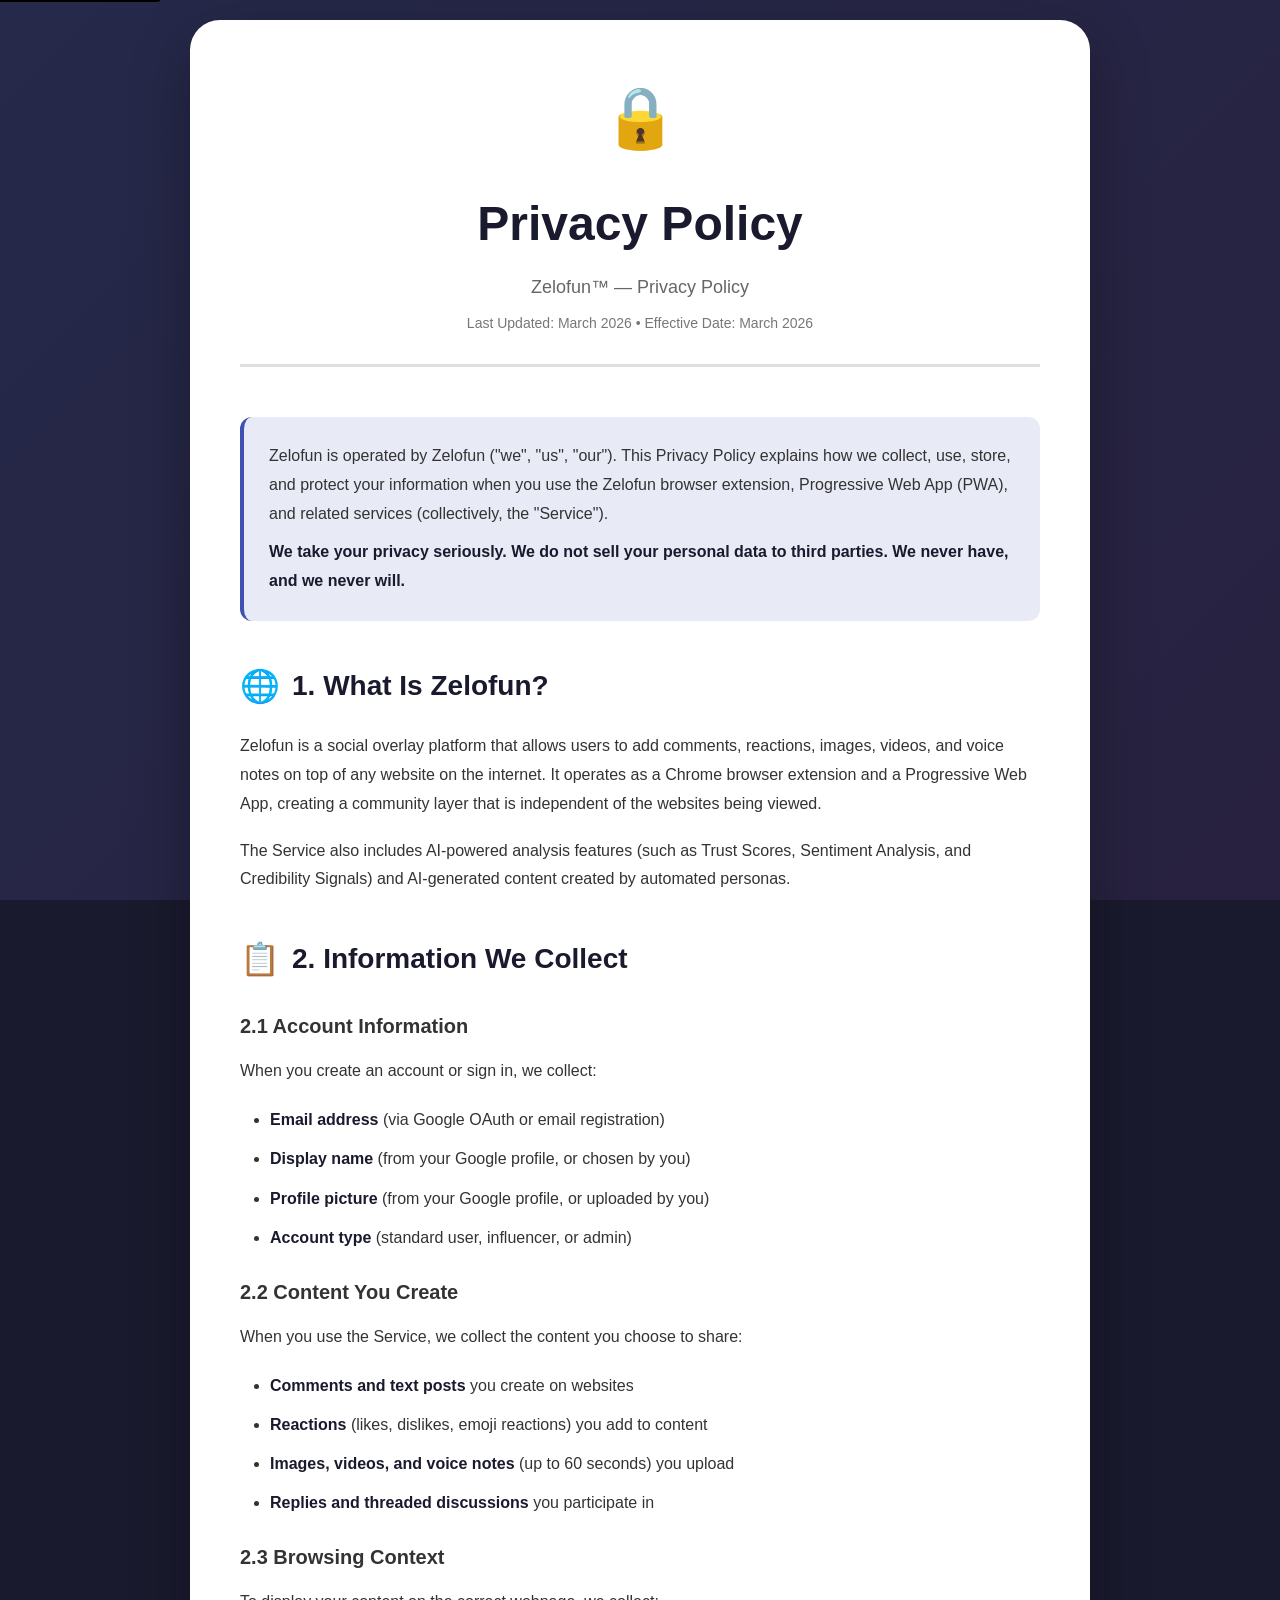
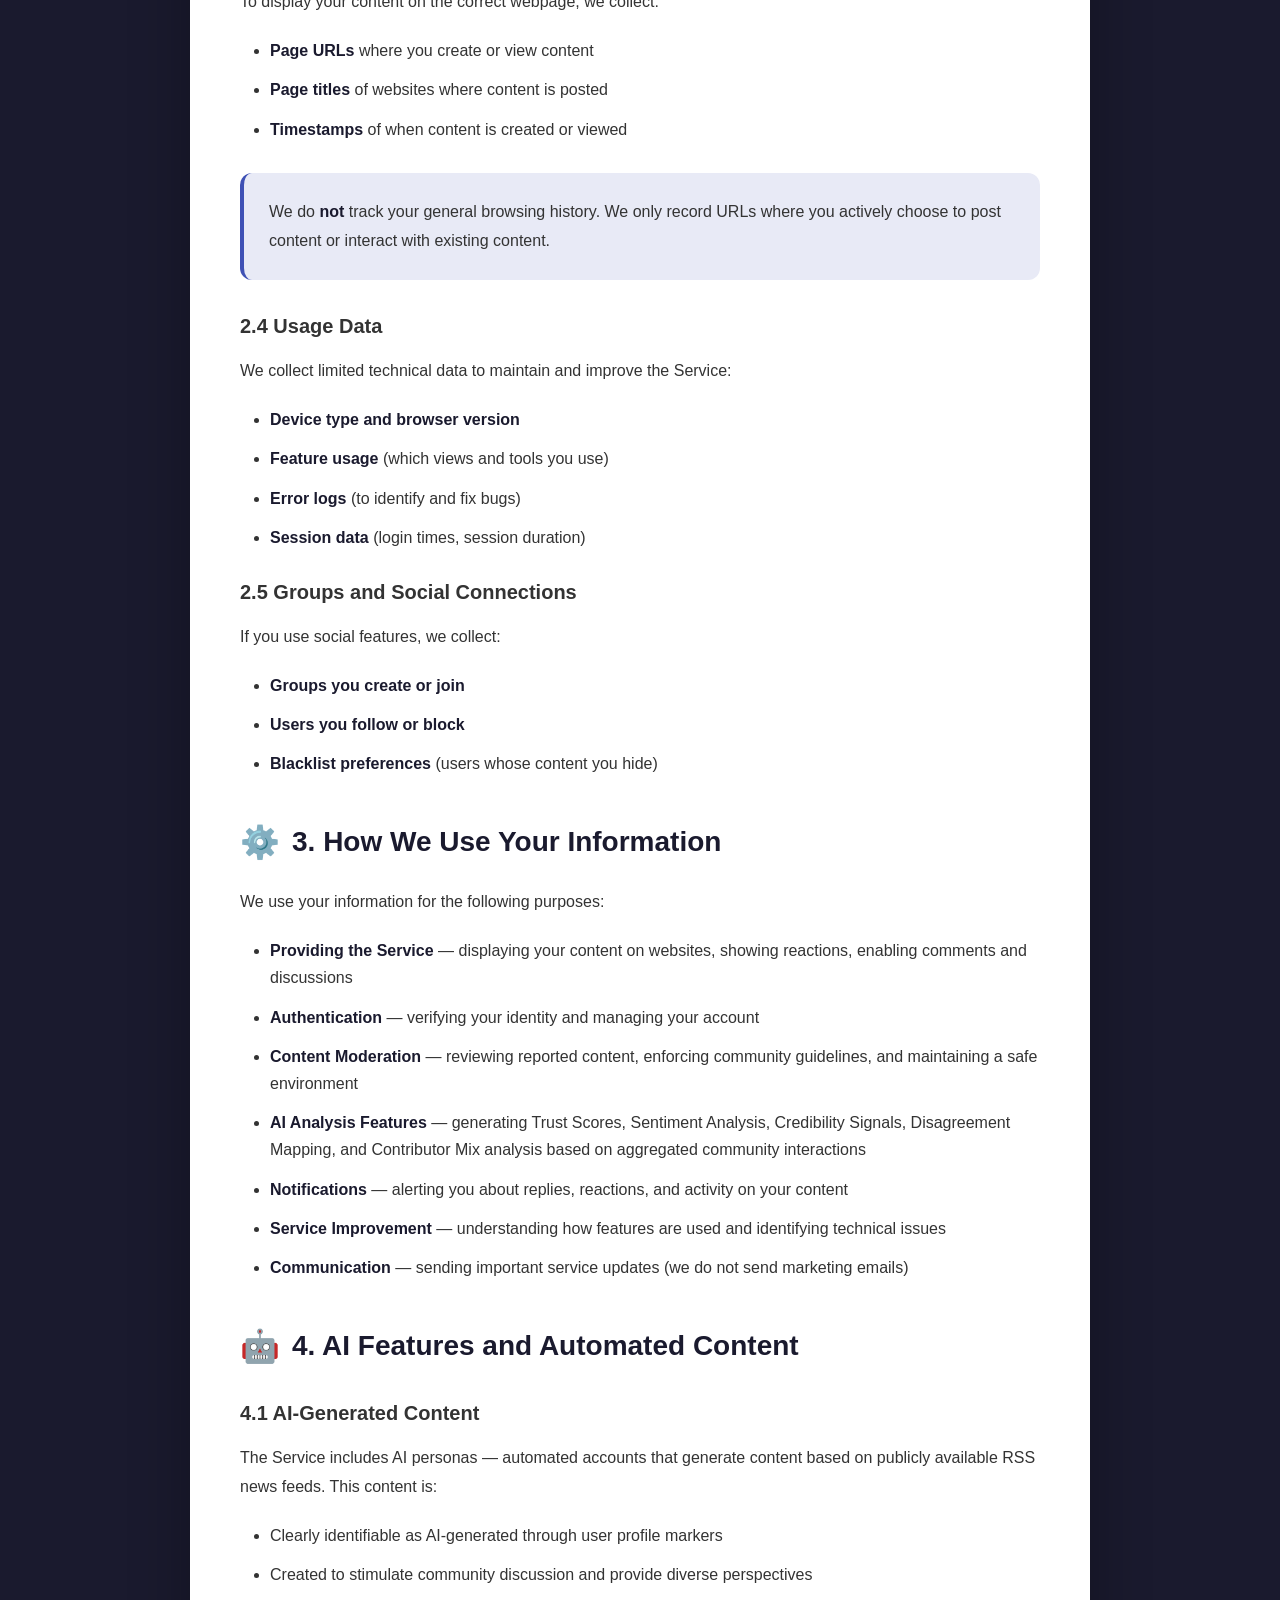
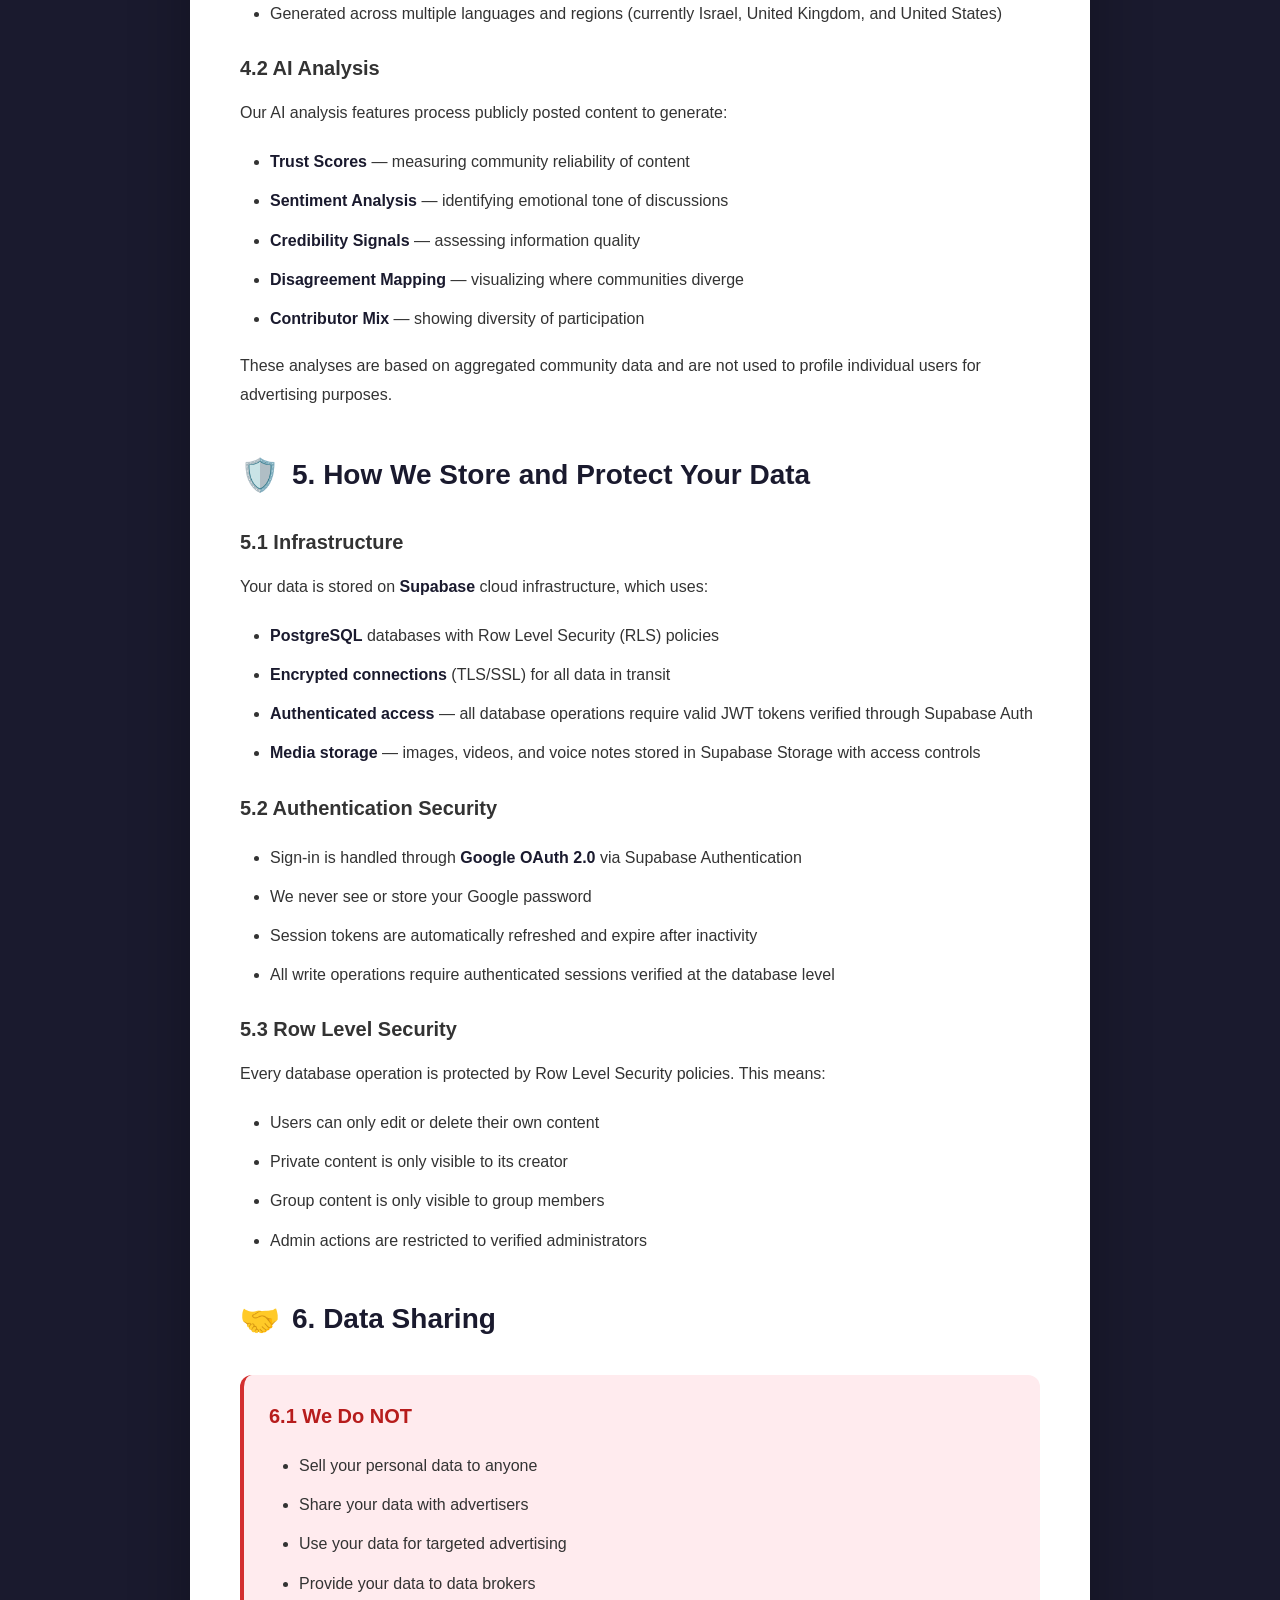
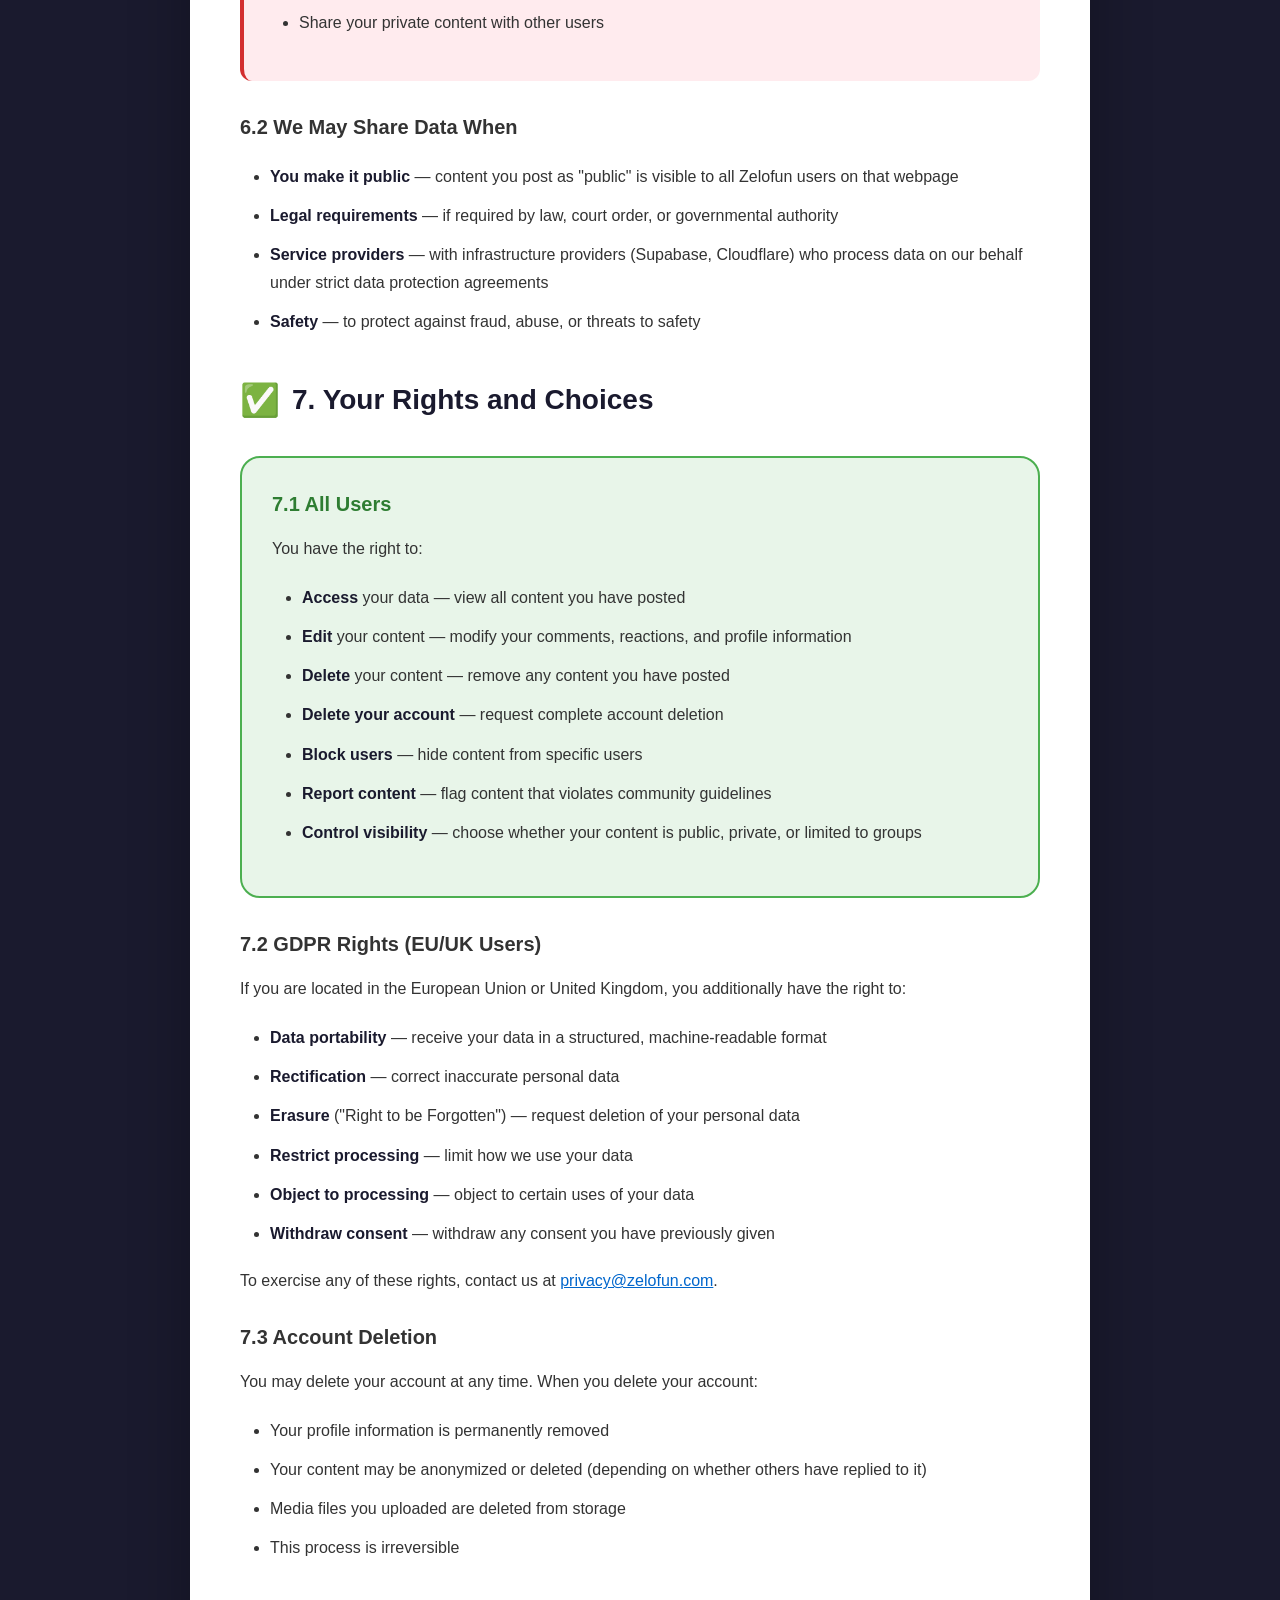
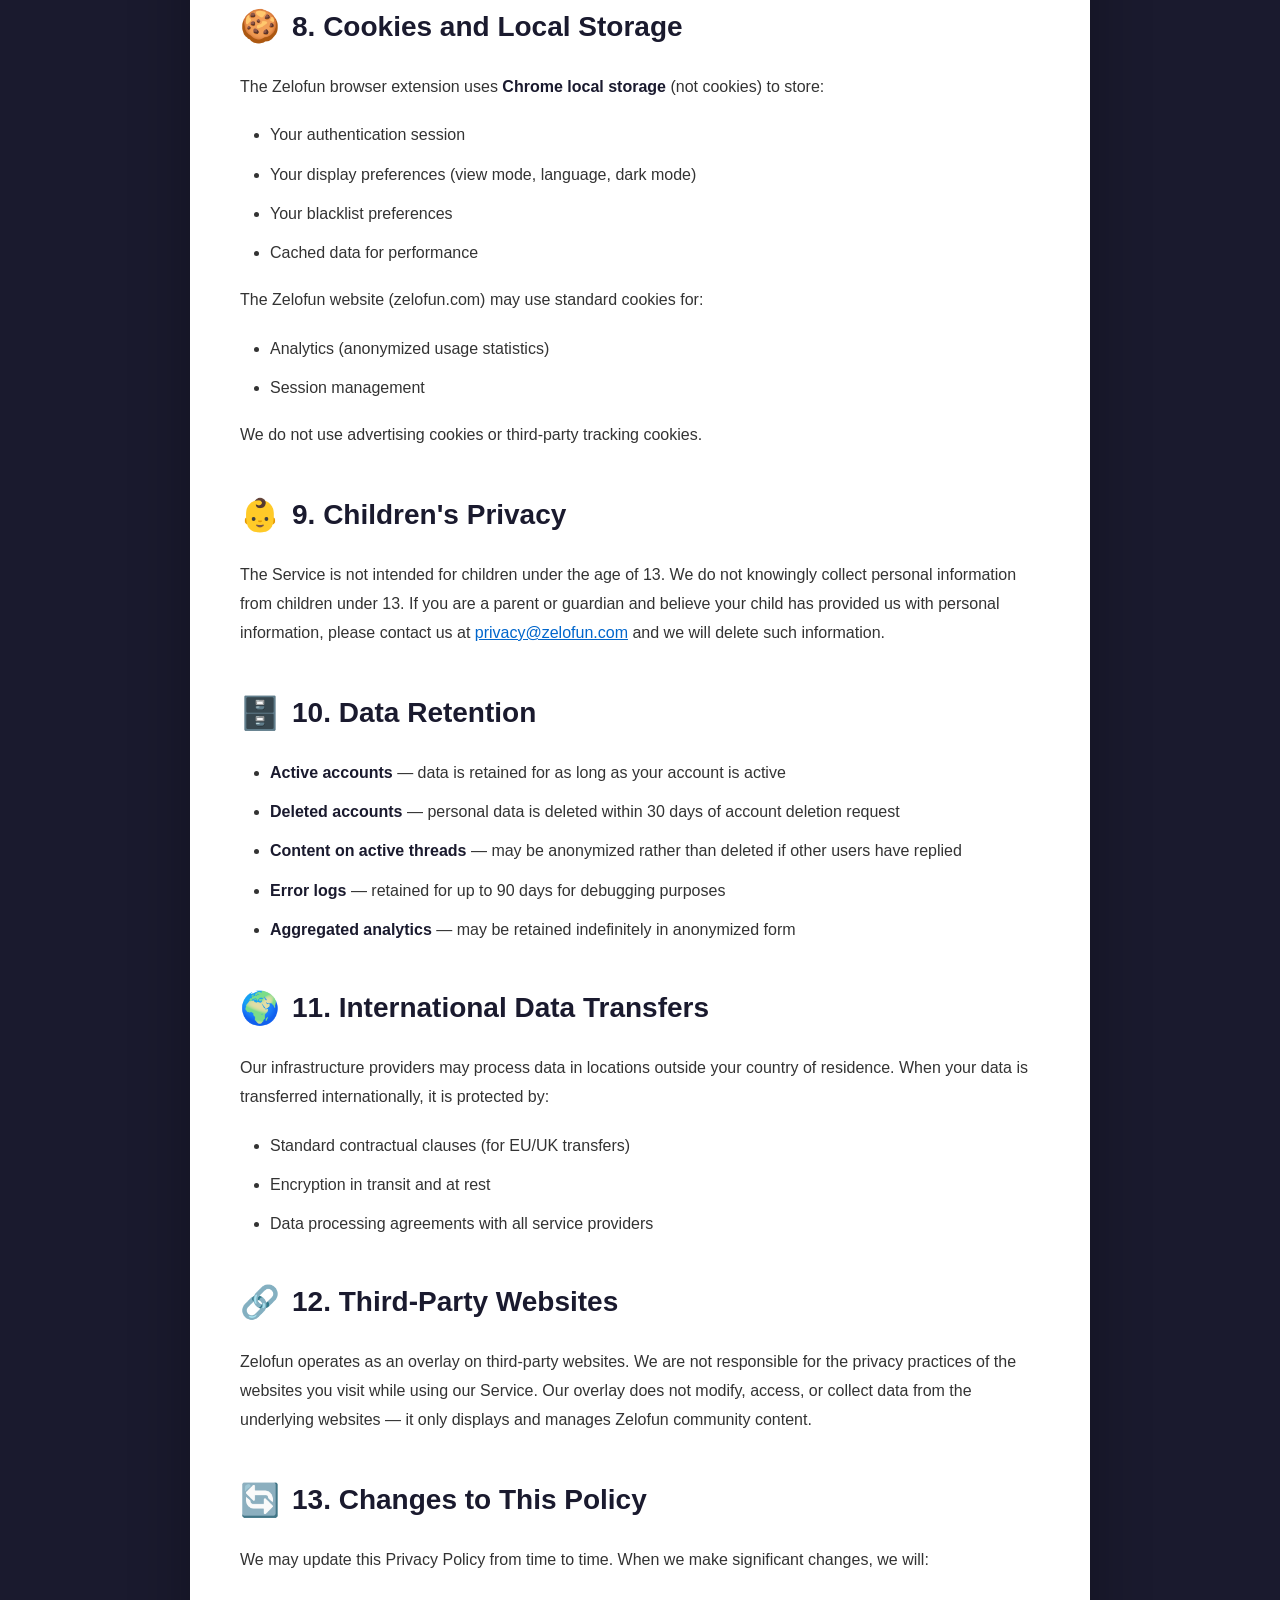
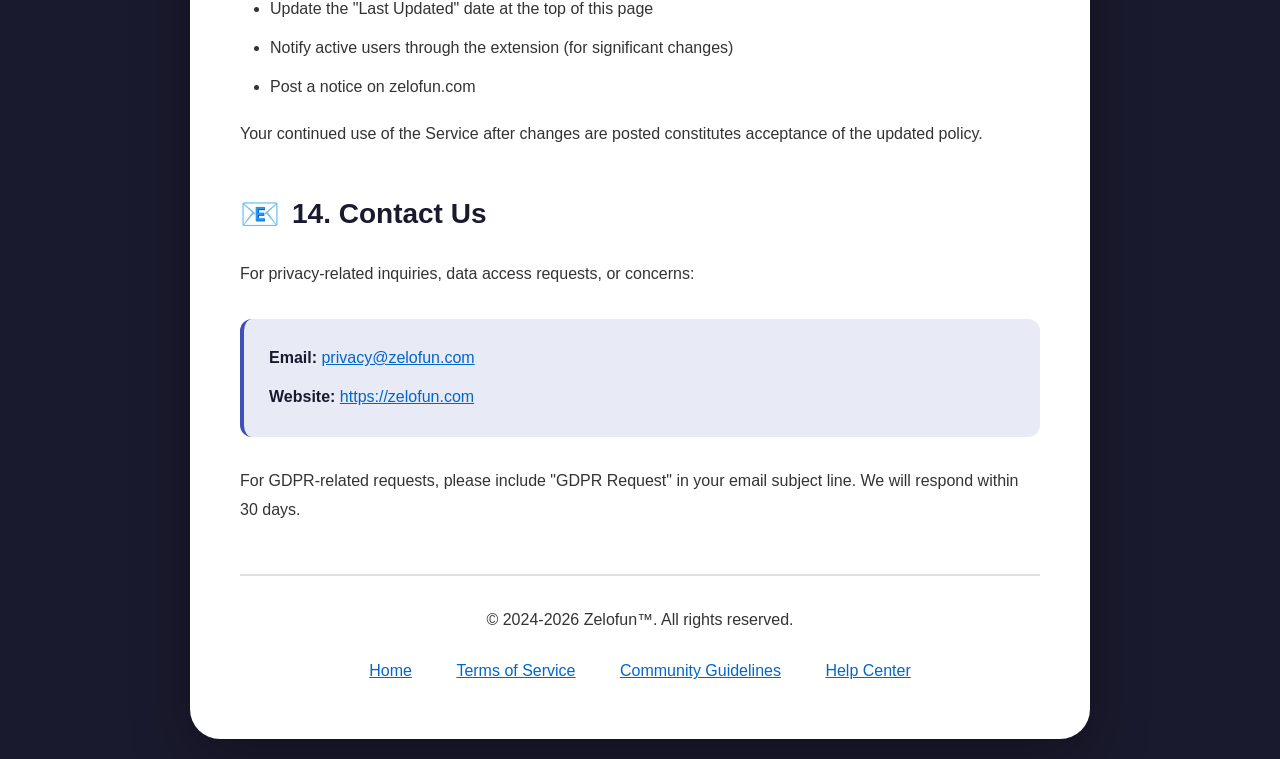
<file: privacy.html>
<!DOCTYPE html>
<html lang="en" dir="ltr">
<head>
    <meta charset="UTF-8">
    <meta name="viewport" content="width=device-width, initial-scale=1.0">
    <title>Zelofun™ - Privacy Policy</title>
    <meta name="description" content="Privacy Policy for Zelofun™ - How we collect, use, and protect your data">
    <link rel="icon" type="image/png" href="icon.png">

    <style>
        * {
            margin: 0;
            padding: 0;
            box-sizing: border-box;
        }

        .skip-link {
            position: absolute;
            top: -40px;
            left: 0;
            background: #000;
            color: #fff;
            padding: 8px;
            text-decoration: none;
            z-index: 100000;
            border-radius: 0 0 4px 0;
        }

        .skip-link:focus {
            top: 0;
        }

        @media (prefers-contrast: high) {
            * {
                border-color: currentColor !important;
            }
        }

        @media (prefers-reduced-motion: reduce) {
            *, *::before, *::after {
                animation-duration: 0.01ms !important;
                animation-iteration-count: 1 !important;
                transition-duration: 0.01ms !important;
            }
        }

        body {
            font-family: -apple-system, BlinkMacSystemFont, 'Segoe UI', Roboto, 'Helvetica Neue', Arial, sans-serif;
            background: #1a1a2e;
            min-height: 100vh;
            color: #333;
            padding: 20px;
            line-height: 1.6;
        }

        body::before {
            content: '';
            position: fixed;
            top: 0;
            left: 0;
            right: 0;
            bottom: 0;
            background: linear-gradient(135deg, #667eea 0%, #764ba2 100%);
            pointer-events: none;
            z-index: 1;
            opacity: 0.15;
        }

        *:focus {
            outline: 3px solid #00D4FF;
            outline-offset: 2px;
        }

        a:focus-visible,
        button:focus-visible {
            outline: 3px solid #00D4FF;
            outline-offset: 2px;
        }

        .container {
            max-width: 900px;
            margin: 0 auto;
            background: #ffffff;
            border-radius: 30px;
            box-shadow: 0 20px 60px rgba(0,0,0,0.3);
            padding: 50px;
            position: relative;
            z-index: 2;
        }

        .header {
            text-align: center;
            margin-bottom: 50px;
            padding-bottom: 30px;
            border-bottom: 3px solid #e0e0e0;
        }

        .emoji-logo {
            font-size: 60px;
            margin-bottom: 20px;
            display: block;
        }

        h1 {
            font-size: 48px;
            font-weight: 800;
            color: #1a1a2e;
            margin-bottom: 10px;
        }

        .subtitle {
            color: #666;
            font-size: 18px;
            font-weight: 300;
        }

        .last-updated {
            margin-top: 10px;
            font-size: 14px;
            color: #777;
        }

        h2 {
            color: #1a1a2e;
            font-size: 28px;
            margin-top: 40px;
            margin-bottom: 20px;
            display: flex;
            align-items: center;
            gap: 12px;
            font-weight: 700;
        }

        h3 {
            color: #333;
            font-size: 20px;
            margin-top: 25px;
            margin-bottom: 15px;
            font-weight: 600;
        }

        .section-emoji {
            font-size: 32px;
            display: inline-block;
        }

        p {
            margin-bottom: 18px;
            color: #333;
            line-height: 1.8;
            font-size: 16px;
        }

        ul {
            margin: 20px 0 20px 30px;
        }

        li {
            margin-bottom: 12px;
            color: #333;
            line-height: 1.7;
            font-size: 16px;
        }

        .info-box {
            background: #e8eaf6;
            border-left: 4px solid #3f51b5;
            padding: 25px;
            margin: 30px 0;
            border-radius: 12px;
        }

        .info-box h3 {
            color: #1a237e;
            margin-bottom: 15px;
            margin-top: 0;
        }

        .info-box p {
            color: #333;
            margin-bottom: 10px;
        }

        .info-box p:last-child {
            margin-bottom: 0;
        }

        .rights-box {
            background: #e8f5e9;
            border: 2px solid #4caf50;
            border-radius: 20px;
            padding: 30px;
            margin: 30px 0;
        }

        .rights-box h3 {
            color: #2e7d32;
            margin-bottom: 15px;
            margin-top: 0;
        }

        .warning-box {
            background: #fff3e0;
            border-left: 4px solid #ff9800;
            padding: 25px;
            margin: 30px 0;
            border-radius: 12px;
        }

        .warning-box h3 {
            color: #e65100;
            margin-bottom: 15px;
            margin-top: 0;
        }

        .do-not-box {
            background: #ffebee;
            border-left: 4px solid #d32f2f;
            padding: 25px;
            margin: 30px 0;
            border-radius: 12px;
        }

        .do-not-box h3 {
            color: #b71c1c;
            margin-bottom: 15px;
            margin-top: 0;
        }

        strong {
            color: #1a1a2e;
            font-weight: 600;
        }

        a {
            color: #0066cc;
            text-decoration: underline;
        }

        a:hover {
            color: #0052a3;
        }

        .footer {
            margin-top: 50px;
            padding-top: 30px;
            border-top: 2px solid #e0e0e0;
            text-align: center;
            color: #666;
        }

        .footer nav {
            margin-top: 15px;
        }

        .footer a {
            color: #0066cc;
            text-decoration: underline;
            margin: 0 15px;
            font-weight: 500;
            transition: all 0.3s;
            display: inline-block;
            padding: 5px;
        }

        .footer a:hover {
            color: #0052a3;
            transform: translateY(-2px);
        }

        .footer a:focus {
            outline: 3px solid #00D4FF;
            outline-offset: 2px;
        }

        .sr-only {
            position: absolute;
            width: 1px;
            height: 1px;
            padding: 0;
            margin: -1px;
            overflow: hidden;
            clip: rect(0, 0, 0, 0);
            white-space: nowrap;
            border: 0;
        }

        @media (max-width: 768px) {
            .container {
                padding: 30px 20px;
                border-radius: 20px;
            }

            h1 {
                font-size: 36px;
            }

            h2 {
                font-size: 24px;
            }

            .emoji-logo {
                font-size: 48px;
            }

            .footer a {
                display: block;
                margin: 10px 0;
            }
        }
    </style>
</head>
<body>
    <a href="#main-content" class="skip-link">Skip to main content</a>

    <div class="container">
        <header>
            <div class="header">
                <span class="emoji-logo" role="img" aria-label="Privacy">🔒</span>
                <h1>Privacy Policy</h1>
                <div class="subtitle">Zelofun™ &mdash; Privacy Policy</div>
                <div class="last-updated">
                    <time datetime="2026-03">Last Updated: March 2026</time> &bull; Effective Date: March 2026
                </div>
            </div>
        </header>

        <main id="main-content">
            <div class="info-box">
                <p>Zelofun is operated by Zelofun ("we", "us", "our"). This Privacy Policy explains how we collect, use, store, and protect your information when you use the Zelofun browser extension, Progressive Web App (PWA), and related services (collectively, the "Service").</p>
                <p><strong>We take your privacy seriously. We do not sell your personal data to third parties. We never have, and we never will.</strong></p>
            </div>

            <section aria-labelledby="what-is-zelofun">
                <h2 id="what-is-zelofun"><span class="section-emoji" aria-hidden="true">🌐</span>1. What Is Zelofun?</h2>
                <p>Zelofun is a social overlay platform that allows users to add comments, reactions, images, videos, and voice notes on top of any website on the internet. It operates as a Chrome browser extension and a Progressive Web App, creating a community layer that is independent of the websites being viewed.</p>
                <p>The Service also includes AI-powered analysis features (such as Trust Scores, Sentiment Analysis, and Credibility Signals) and AI-generated content created by automated personas.</p>
            </section>

            <section aria-labelledby="info-we-collect">
                <h2 id="info-we-collect"><span class="section-emoji" aria-hidden="true">📋</span>2. Information We Collect</h2>

                <h3>2.1 Account Information</h3>
                <p>When you create an account or sign in, we collect:</p>
                <ul>
                    <li><strong>Email address</strong> (via Google OAuth or email registration)</li>
                    <li><strong>Display name</strong> (from your Google profile, or chosen by you)</li>
                    <li><strong>Profile picture</strong> (from your Google profile, or uploaded by you)</li>
                    <li><strong>Account type</strong> (standard user, influencer, or admin)</li>
                </ul>

                <h3>2.2 Content You Create</h3>
                <p>When you use the Service, we collect the content you choose to share:</p>
                <ul>
                    <li><strong>Comments and text posts</strong> you create on websites</li>
                    <li><strong>Reactions</strong> (likes, dislikes, emoji reactions) you add to content</li>
                    <li><strong>Images, videos, and voice notes</strong> (up to 60 seconds) you upload</li>
                    <li><strong>Replies and threaded discussions</strong> you participate in</li>
                </ul>

                <h3>2.3 Browsing Context</h3>
                <p>To display your content on the correct webpage, we collect:</p>
                <ul>
                    <li><strong>Page URLs</strong> where you create or view content</li>
                    <li><strong>Page titles</strong> of websites where content is posted</li>
                    <li><strong>Timestamps</strong> of when content is created or viewed</li>
                </ul>
                <div class="info-box">
                    <p>We do <strong>not</strong> track your general browsing history. We only record URLs where you actively choose to post content or interact with existing content.</p>
                </div>

                <h3>2.4 Usage Data</h3>
                <p>We collect limited technical data to maintain and improve the Service:</p>
                <ul>
                    <li><strong>Device type and browser version</strong></li>
                    <li><strong>Feature usage</strong> (which views and tools you use)</li>
                    <li><strong>Error logs</strong> (to identify and fix bugs)</li>
                    <li><strong>Session data</strong> (login times, session duration)</li>
                </ul>

                <h3>2.5 Groups and Social Connections</h3>
                <p>If you use social features, we collect:</p>
                <ul>
                    <li><strong>Groups you create or join</strong></li>
                    <li><strong>Users you follow or block</strong></li>
                    <li><strong>Blacklist preferences</strong> (users whose content you hide)</li>
                </ul>
            </section>

            <section aria-labelledby="how-we-use">
                <h2 id="how-we-use"><span class="section-emoji" aria-hidden="true">⚙️</span>3. How We Use Your Information</h2>
                <p>We use your information for the following purposes:</p>
                <ul>
                    <li><strong>Providing the Service</strong> &mdash; displaying your content on websites, showing reactions, enabling comments and discussions</li>
                    <li><strong>Authentication</strong> &mdash; verifying your identity and managing your account</li>
                    <li><strong>Content Moderation</strong> &mdash; reviewing reported content, enforcing community guidelines, and maintaining a safe environment</li>
                    <li><strong>AI Analysis Features</strong> &mdash; generating Trust Scores, Sentiment Analysis, Credibility Signals, Disagreement Mapping, and Contributor Mix analysis based on aggregated community interactions</li>
                    <li><strong>Notifications</strong> &mdash; alerting you about replies, reactions, and activity on your content</li>
                    <li><strong>Service Improvement</strong> &mdash; understanding how features are used and identifying technical issues</li>
                    <li><strong>Communication</strong> &mdash; sending important service updates (we do not send marketing emails)</li>
                </ul>
            </section>

            <section aria-labelledby="ai-features">
                <h2 id="ai-features"><span class="section-emoji" aria-hidden="true">🤖</span>4. AI Features and Automated Content</h2>

                <h3>4.1 AI-Generated Content</h3>
                <p>The Service includes AI personas &mdash; automated accounts that generate content based on publicly available RSS news feeds. This content is:</p>
                <ul>
                    <li>Clearly identifiable as AI-generated through user profile markers</li>
                    <li>Created to stimulate community discussion and provide diverse perspectives</li>
                    <li>Generated across multiple languages and regions (currently Israel, United Kingdom, and United States)</li>
                </ul>

                <h3>4.2 AI Analysis</h3>
                <p>Our AI analysis features process publicly posted content to generate:</p>
                <ul>
                    <li><strong>Trust Scores</strong> &mdash; measuring community reliability of content</li>
                    <li><strong>Sentiment Analysis</strong> &mdash; identifying emotional tone of discussions</li>
                    <li><strong>Credibility Signals</strong> &mdash; assessing information quality</li>
                    <li><strong>Disagreement Mapping</strong> &mdash; visualizing where communities diverge</li>
                    <li><strong>Contributor Mix</strong> &mdash; showing diversity of participation</li>
                </ul>
                <p>These analyses are based on aggregated community data and are not used to profile individual users for advertising purposes.</p>
            </section>

            <section aria-labelledby="storage-security">
                <h2 id="storage-security"><span class="section-emoji" aria-hidden="true">🛡️</span>5. How We Store and Protect Your Data</h2>

                <h3>5.1 Infrastructure</h3>
                <p>Your data is stored on <strong>Supabase</strong> cloud infrastructure, which uses:</p>
                <ul>
                    <li><strong>PostgreSQL</strong> databases with Row Level Security (RLS) policies</li>
                    <li><strong>Encrypted connections</strong> (TLS/SSL) for all data in transit</li>
                    <li><strong>Authenticated access</strong> &mdash; all database operations require valid JWT tokens verified through Supabase Auth</li>
                    <li><strong>Media storage</strong> &mdash; images, videos, and voice notes stored in Supabase Storage with access controls</li>
                </ul>

                <h3>5.2 Authentication Security</h3>
                <ul>
                    <li>Sign-in is handled through <strong>Google OAuth 2.0</strong> via Supabase Authentication</li>
                    <li>We never see or store your Google password</li>
                    <li>Session tokens are automatically refreshed and expire after inactivity</li>
                    <li>All write operations require authenticated sessions verified at the database level</li>
                </ul>

                <h3>5.3 Row Level Security</h3>
                <p>Every database operation is protected by Row Level Security policies. This means:</p>
                <ul>
                    <li>Users can only edit or delete their own content</li>
                    <li>Private content is only visible to its creator</li>
                    <li>Group content is only visible to group members</li>
                    <li>Admin actions are restricted to verified administrators</li>
                </ul>
            </section>

            <section aria-labelledby="data-sharing">
                <h2 id="data-sharing"><span class="section-emoji" aria-hidden="true">🤝</span>6. Data Sharing</h2>

                <div class="do-not-box">
                    <h3>6.1 We Do NOT</h3>
                    <ul>
                        <li>Sell your personal data to anyone</li>
                        <li>Share your data with advertisers</li>
                        <li>Use your data for targeted advertising</li>
                        <li>Provide your data to data brokers</li>
                        <li>Share your private content with other users</li>
                    </ul>
                </div>

                <h3>6.2 We May Share Data When</h3>
                <ul>
                    <li><strong>You make it public</strong> &mdash; content you post as "public" is visible to all Zelofun users on that webpage</li>
                    <li><strong>Legal requirements</strong> &mdash; if required by law, court order, or governmental authority</li>
                    <li><strong>Service providers</strong> &mdash; with infrastructure providers (Supabase, Cloudflare) who process data on our behalf under strict data protection agreements</li>
                    <li><strong>Safety</strong> &mdash; to protect against fraud, abuse, or threats to safety</li>
                </ul>
            </section>

            <section aria-labelledby="your-rights">
                <h2 id="your-rights"><span class="section-emoji" aria-hidden="true">✅</span>7. Your Rights and Choices</h2>

                <div class="rights-box">
                    <h3>7.1 All Users</h3>
                    <p>You have the right to:</p>
                    <ul>
                        <li><strong>Access</strong> your data &mdash; view all content you have posted</li>
                        <li><strong>Edit</strong> your content &mdash; modify your comments, reactions, and profile information</li>
                        <li><strong>Delete</strong> your content &mdash; remove any content you have posted</li>
                        <li><strong>Delete your account</strong> &mdash; request complete account deletion</li>
                        <li><strong>Block users</strong> &mdash; hide content from specific users</li>
                        <li><strong>Report content</strong> &mdash; flag content that violates community guidelines</li>
                        <li><strong>Control visibility</strong> &mdash; choose whether your content is public, private, or limited to groups</li>
                    </ul>
                </div>

                <h3>7.2 GDPR Rights (EU/UK Users)</h3>
                <p>If you are located in the European Union or United Kingdom, you additionally have the right to:</p>
                <ul>
                    <li><strong>Data portability</strong> &mdash; receive your data in a structured, machine-readable format</li>
                    <li><strong>Rectification</strong> &mdash; correct inaccurate personal data</li>
                    <li><strong>Erasure</strong> ("Right to be Forgotten") &mdash; request deletion of your personal data</li>
                    <li><strong>Restrict processing</strong> &mdash; limit how we use your data</li>
                    <li><strong>Object to processing</strong> &mdash; object to certain uses of your data</li>
                    <li><strong>Withdraw consent</strong> &mdash; withdraw any consent you have previously given</li>
                </ul>
                <p>To exercise any of these rights, contact us at <a href="mailto:privacy@zelofun.com">privacy@zelofun.com</a>.</p>

                <h3>7.3 Account Deletion</h3>
                <p>You may delete your account at any time. When you delete your account:</p>
                <ul>
                    <li>Your profile information is permanently removed</li>
                    <li>Your content may be anonymized or deleted (depending on whether others have replied to it)</li>
                    <li>Media files you uploaded are deleted from storage</li>
                    <li>This process is irreversible</li>
                </ul>
            </section>

            <section aria-labelledby="cookies">
                <h2 id="cookies"><span class="section-emoji" aria-hidden="true">🍪</span>8. Cookies and Local Storage</h2>
                <p>The Zelofun browser extension uses <strong>Chrome local storage</strong> (not cookies) to store:</p>
                <ul>
                    <li>Your authentication session</li>
                    <li>Your display preferences (view mode, language, dark mode)</li>
                    <li>Your blacklist preferences</li>
                    <li>Cached data for performance</li>
                </ul>
                <p>The Zelofun website (zelofun.com) may use standard cookies for:</p>
                <ul>
                    <li>Analytics (anonymized usage statistics)</li>
                    <li>Session management</li>
                </ul>
                <p>We do not use advertising cookies or third-party tracking cookies.</p>
            </section>

            <section aria-labelledby="childrens-privacy">
                <h2 id="childrens-privacy"><span class="section-emoji" aria-hidden="true">👶</span>9. Children's Privacy</h2>
                <p>The Service is not intended for children under the age of 13. We do not knowingly collect personal information from children under 13. If you are a parent or guardian and believe your child has provided us with personal information, please contact us at <a href="mailto:privacy@zelofun.com">privacy@zelofun.com</a> and we will delete such information.</p>
            </section>

            <section aria-labelledby="data-retention">
                <h2 id="data-retention"><span class="section-emoji" aria-hidden="true">🗄️</span>10. Data Retention</h2>
                <ul>
                    <li><strong>Active accounts</strong> &mdash; data is retained for as long as your account is active</li>
                    <li><strong>Deleted accounts</strong> &mdash; personal data is deleted within 30 days of account deletion request</li>
                    <li><strong>Content on active threads</strong> &mdash; may be anonymized rather than deleted if other users have replied</li>
                    <li><strong>Error logs</strong> &mdash; retained for up to 90 days for debugging purposes</li>
                    <li><strong>Aggregated analytics</strong> &mdash; may be retained indefinitely in anonymized form</li>
                </ul>
            </section>

            <section aria-labelledby="international-transfers">
                <h2 id="international-transfers"><span class="section-emoji" aria-hidden="true">🌍</span>11. International Data Transfers</h2>
                <p>Our infrastructure providers may process data in locations outside your country of residence. When your data is transferred internationally, it is protected by:</p>
                <ul>
                    <li>Standard contractual clauses (for EU/UK transfers)</li>
                    <li>Encryption in transit and at rest</li>
                    <li>Data processing agreements with all service providers</li>
                </ul>
            </section>

            <section aria-labelledby="third-party-websites">
                <h2 id="third-party-websites"><span class="section-emoji" aria-hidden="true">🔗</span>12. Third-Party Websites</h2>
                <p>Zelofun operates as an overlay on third-party websites. We are not responsible for the privacy practices of the websites you visit while using our Service. Our overlay does not modify, access, or collect data from the underlying websites &mdash; it only displays and manages Zelofun community content.</p>
            </section>

            <section aria-labelledby="changes-policy">
                <h2 id="changes-policy"><span class="section-emoji" aria-hidden="true">🔄</span>13. Changes to This Policy</h2>
                <p>We may update this Privacy Policy from time to time. When we make significant changes, we will:</p>
                <ul>
                    <li>Update the "Last Updated" date at the top of this page</li>
                    <li>Notify active users through the extension (for significant changes)</li>
                    <li>Post a notice on zelofun.com</li>
                </ul>
                <p>Your continued use of the Service after changes are posted constitutes acceptance of the updated policy.</p>
            </section>

            <section aria-labelledby="contact-us">
                <h2 id="contact-us"><span class="section-emoji" aria-hidden="true">📧</span>14. Contact Us</h2>
                <p>For privacy-related inquiries, data access requests, or concerns:</p>
                <div class="info-box">
                    <p><strong>Email:</strong> <a href="mailto:privacy@zelofun.com">privacy@zelofun.com</a></p>
                    <p><strong>Website:</strong> <a href="https://zelofun.com">https://zelofun.com</a></p>
                </div>
                <p>For GDPR-related requests, please include "GDPR Request" in your email subject line. We will respond within 30 days.</p>
            </section>
        </main>

        <footer>
            <div class="footer">
                <p>&copy; 2024-2026 Zelofun™. All rights reserved.</p>
                <nav aria-label="Footer navigation">
                    <a href="/">Home</a>
                    <a href="/terms.html">Terms of Service</a>
                    <a href="/community-guidelines.html">Community Guidelines</a>
                    <a href="/help.html">Help Center</a>
                </nav>
            </div>
        </footer>
    </div>
</body>
</html>
</file>
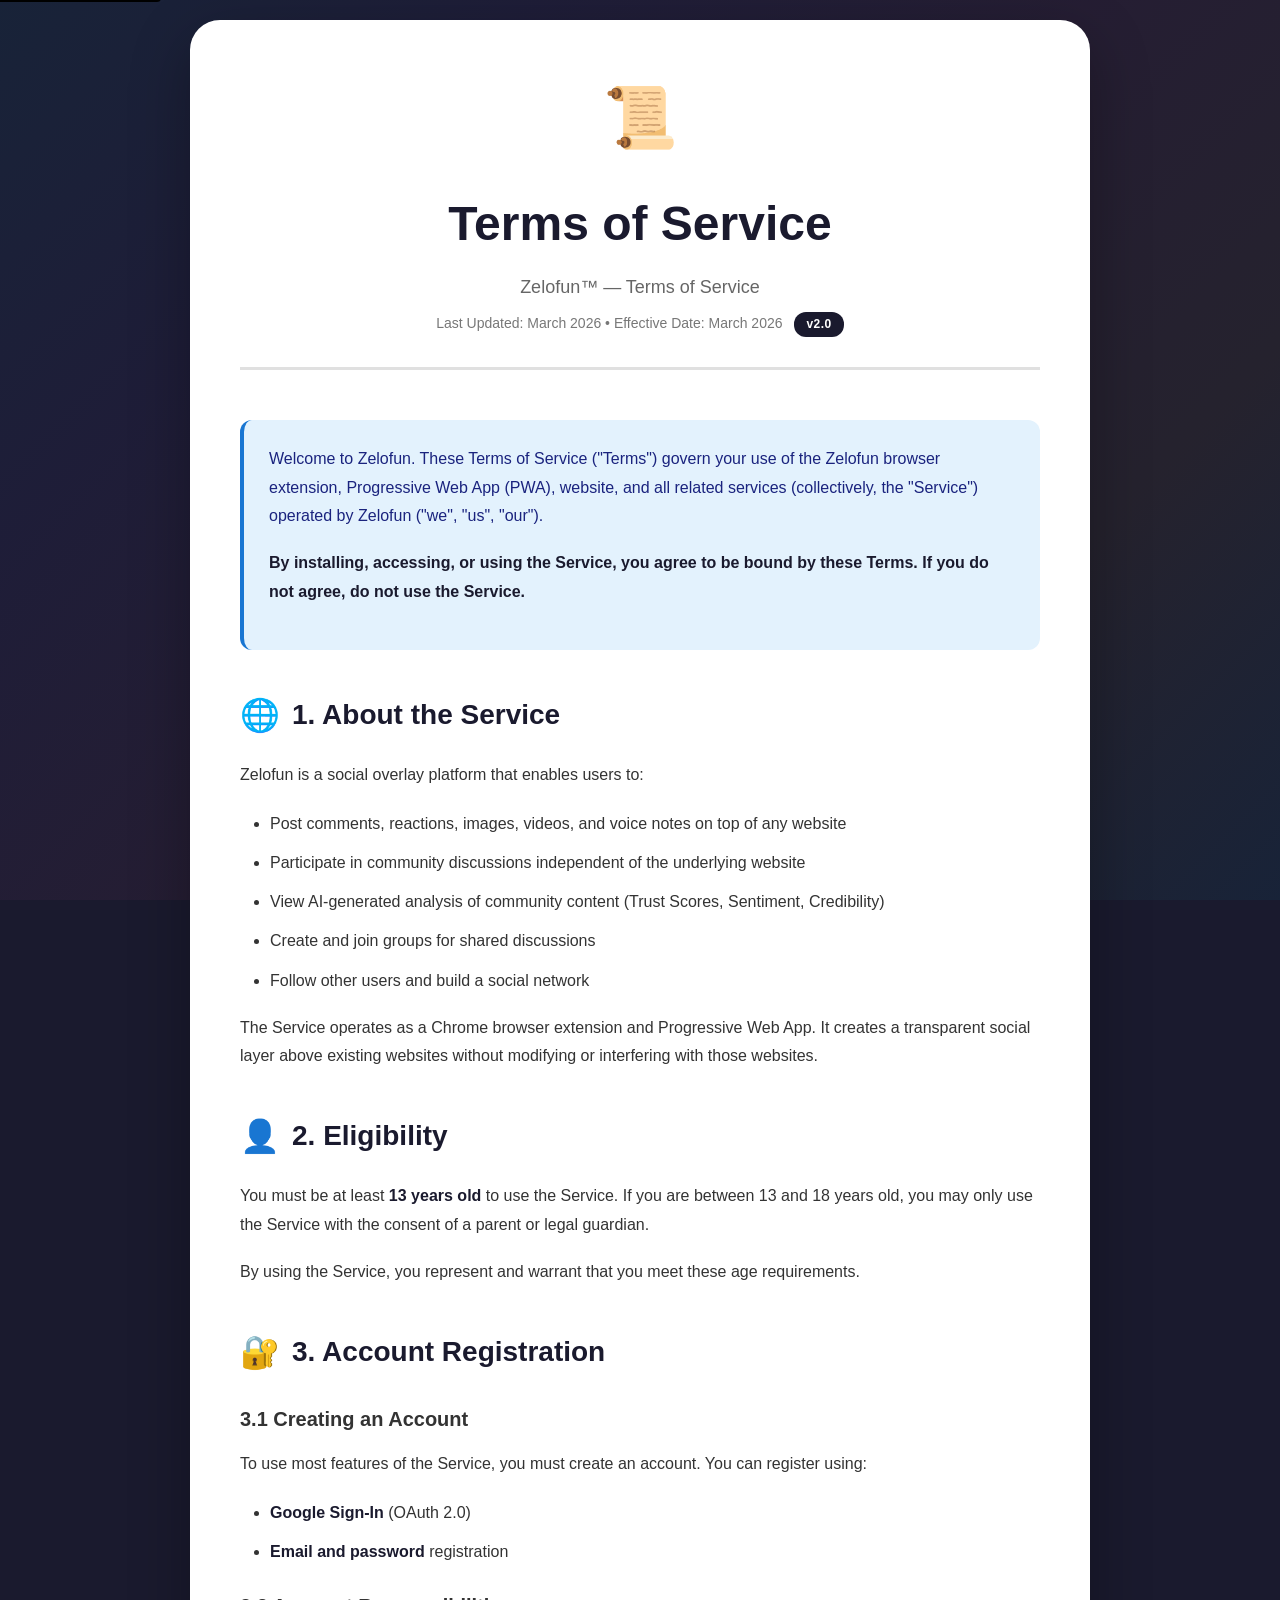
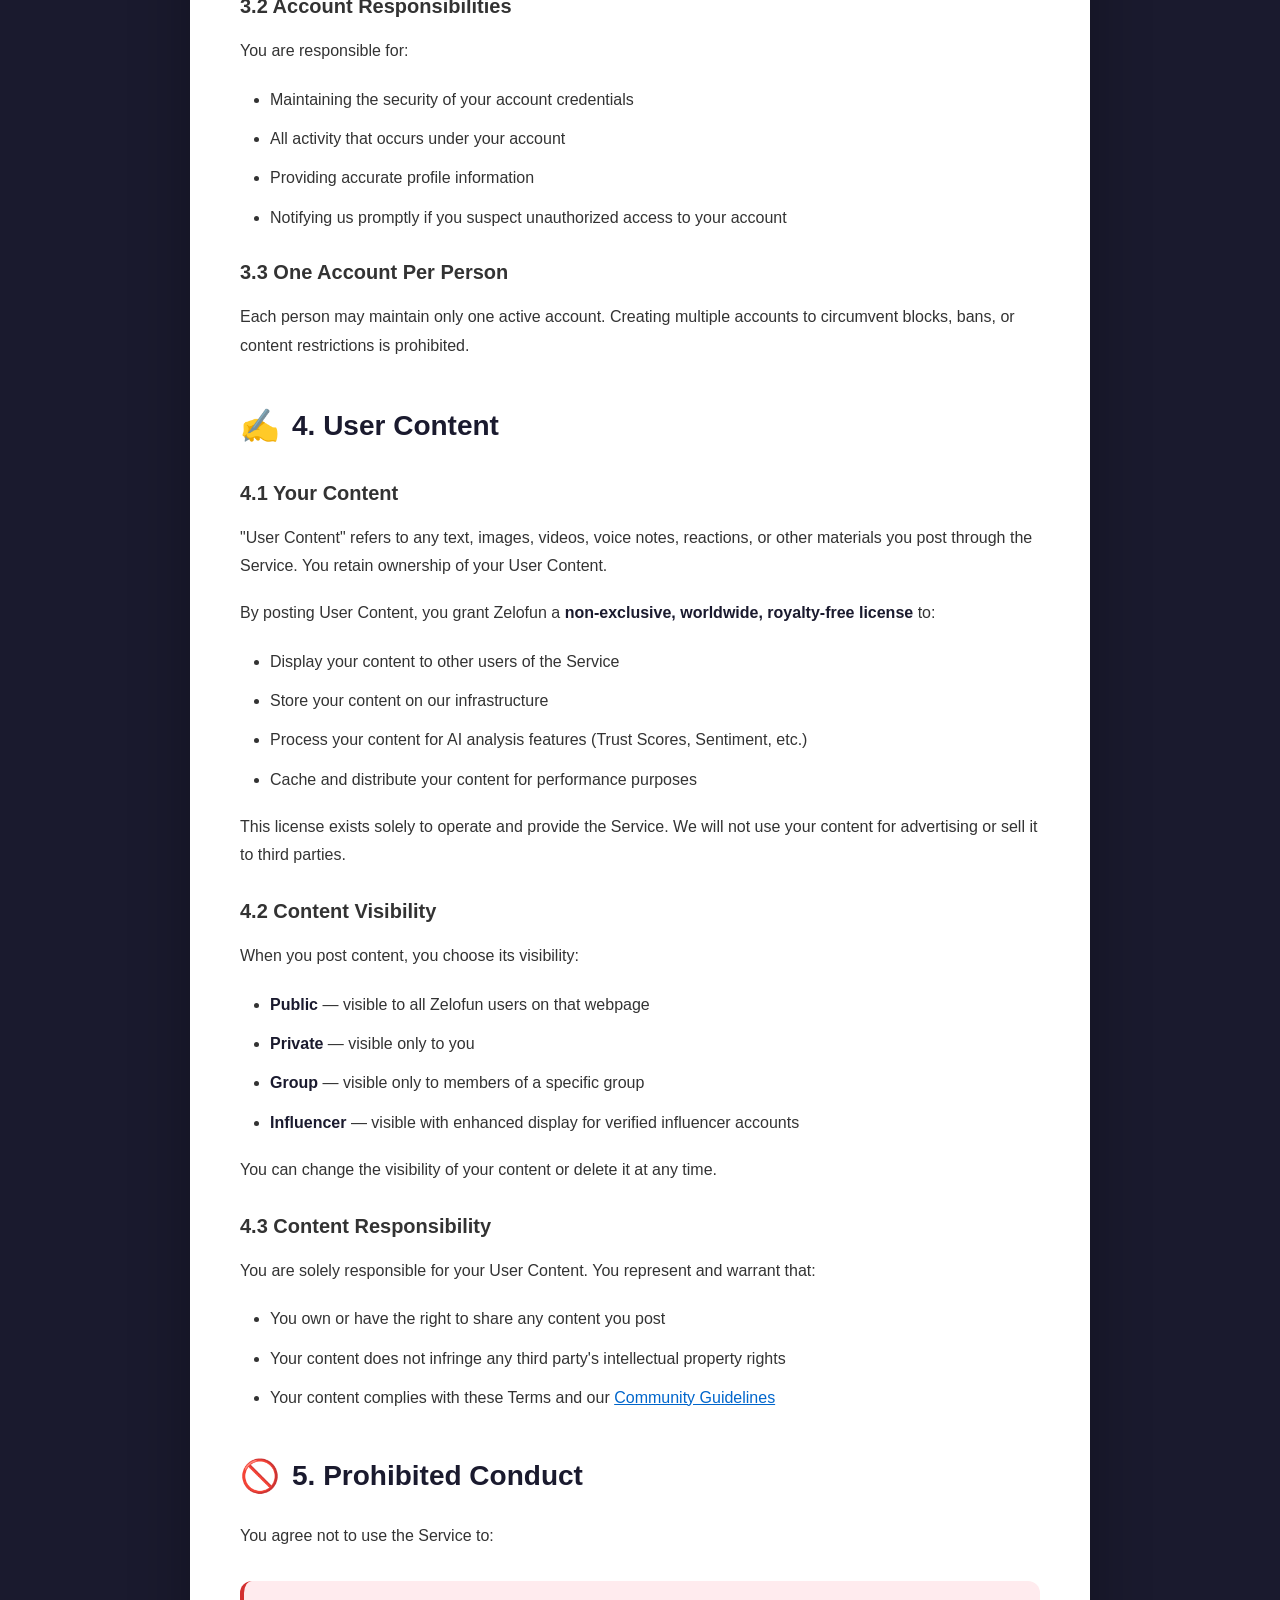
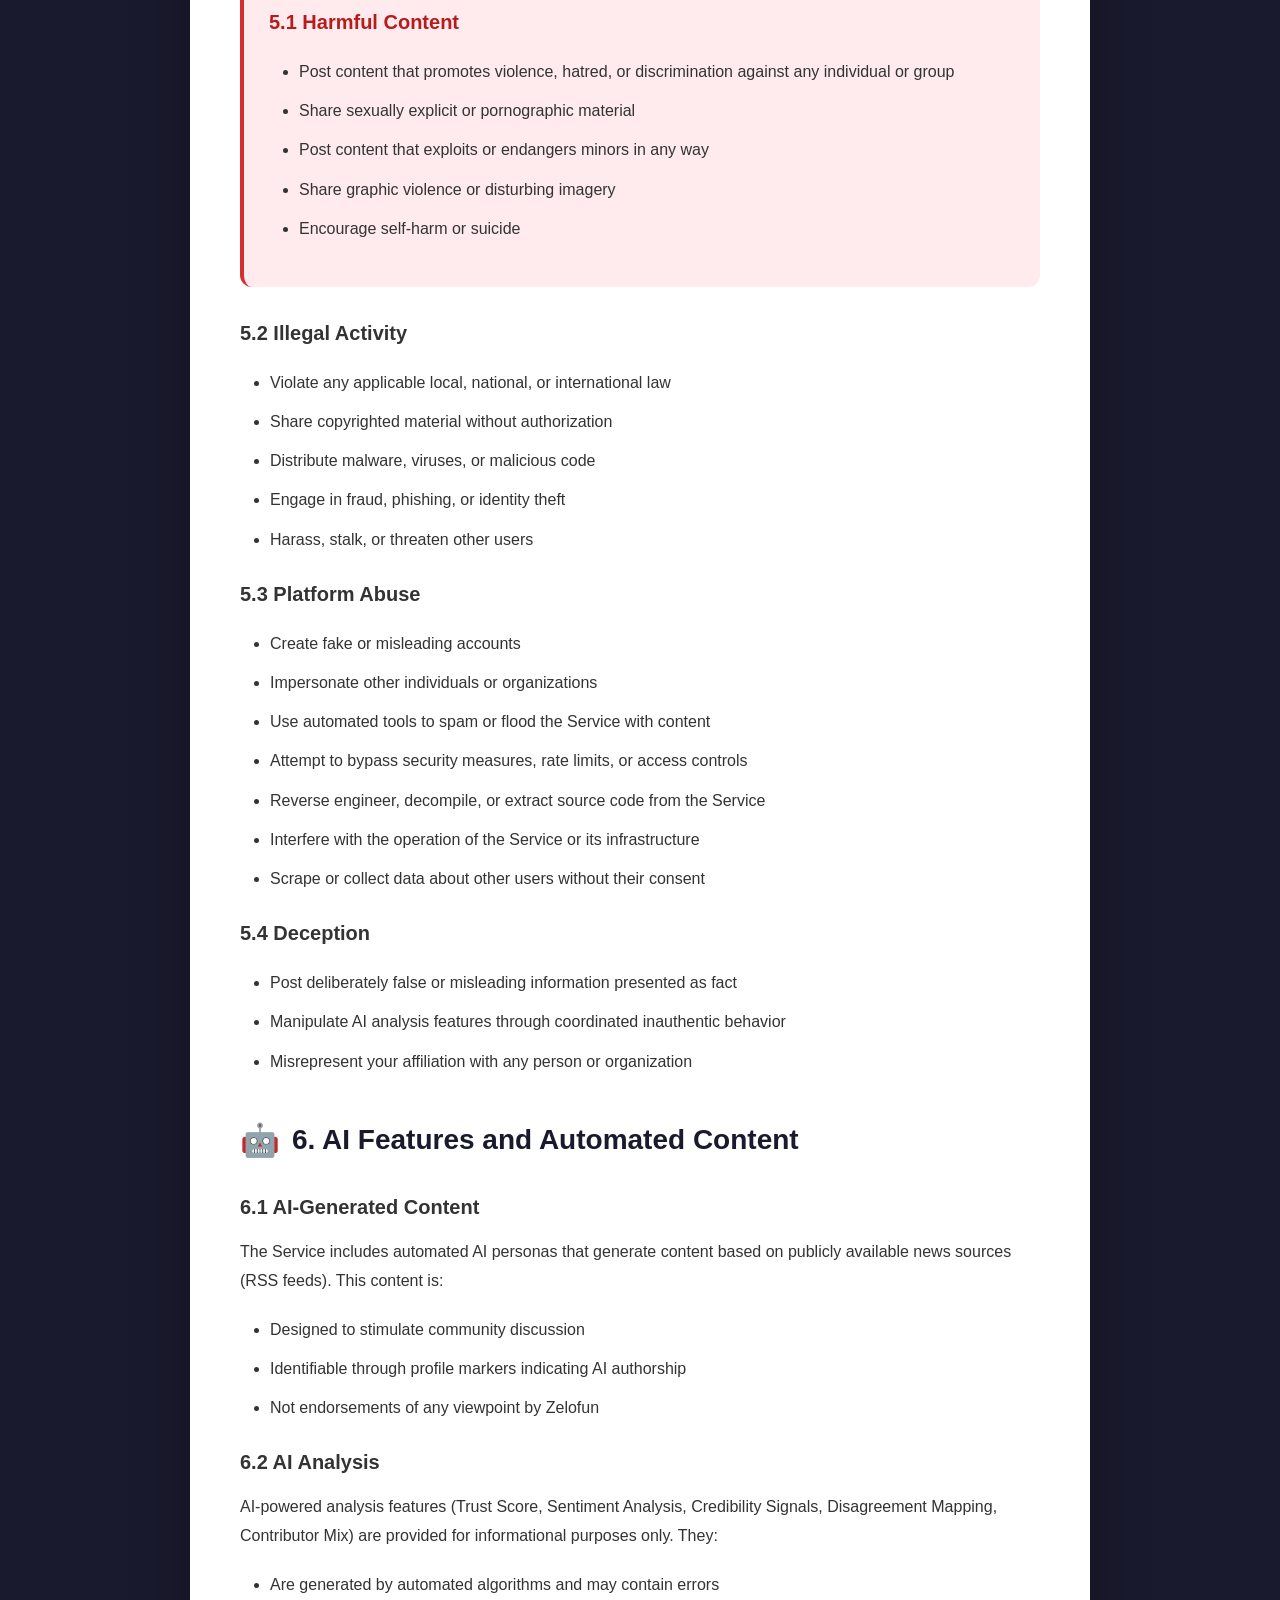
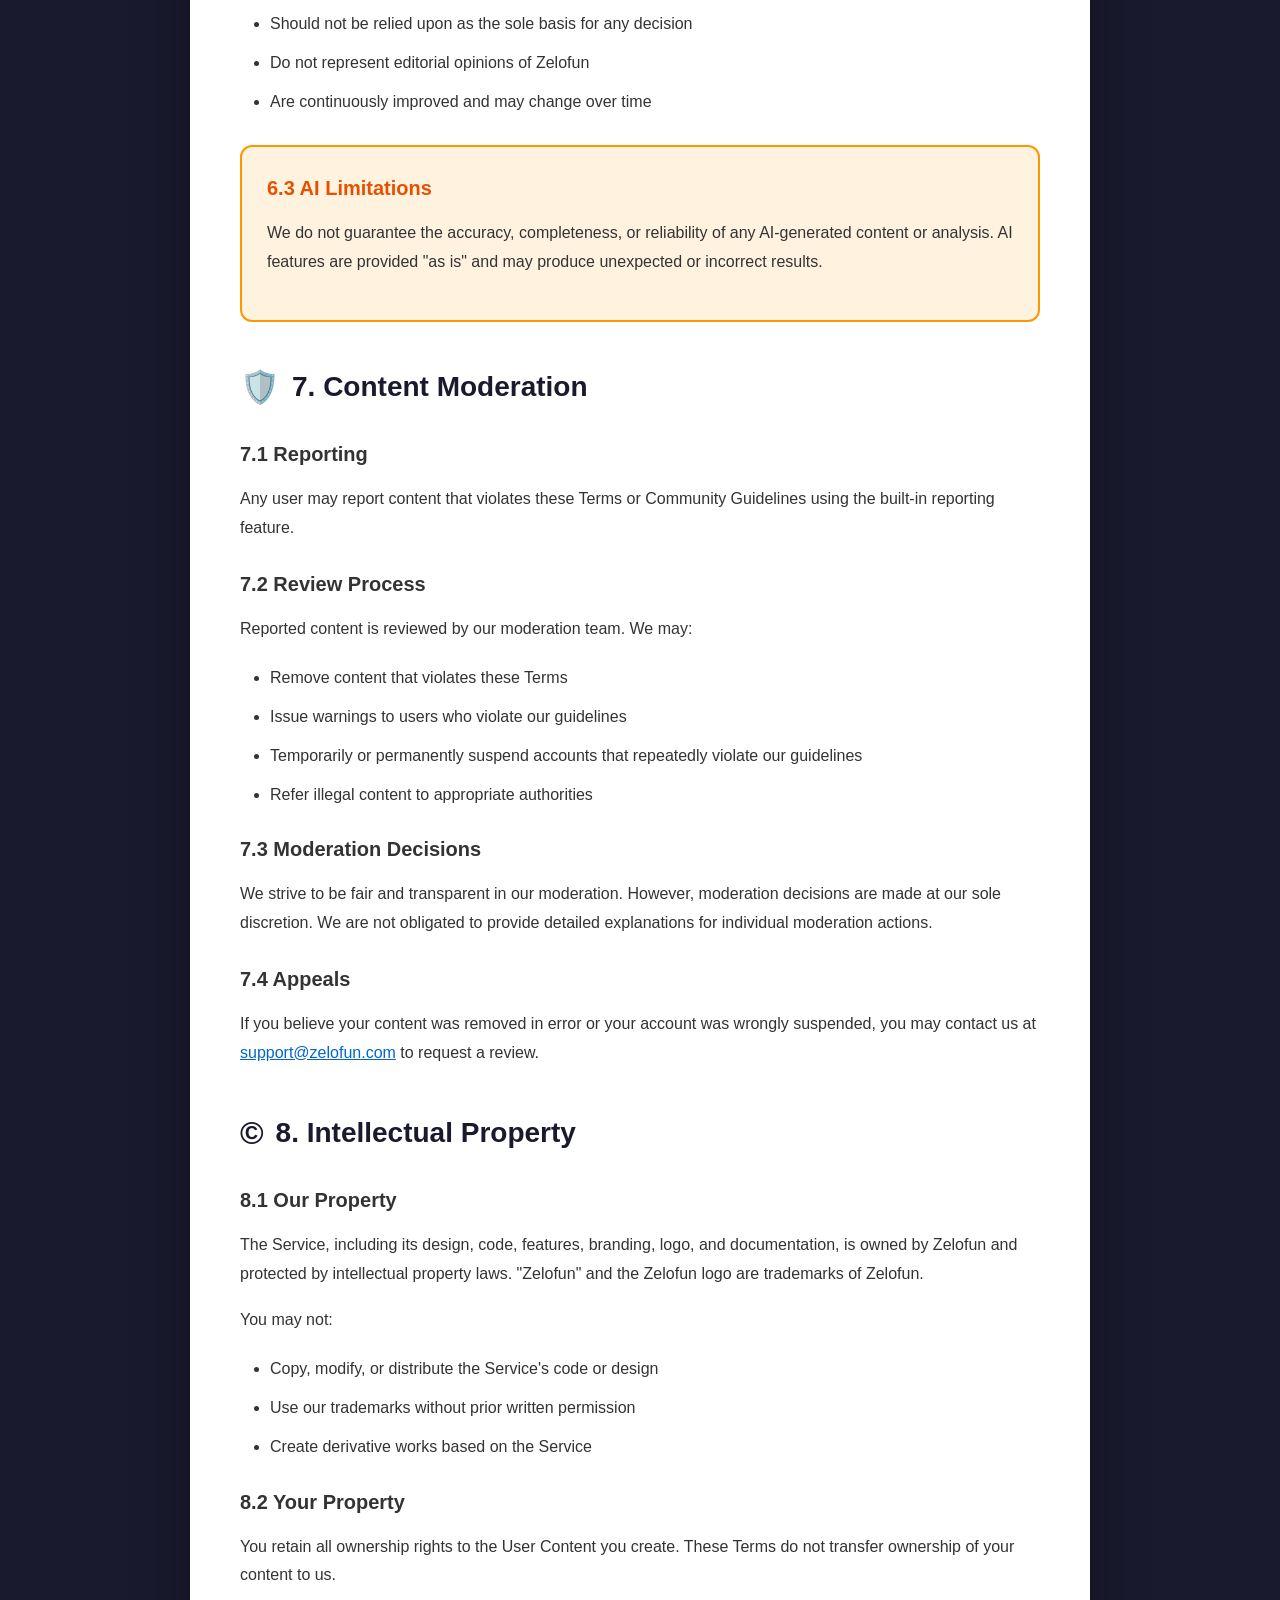
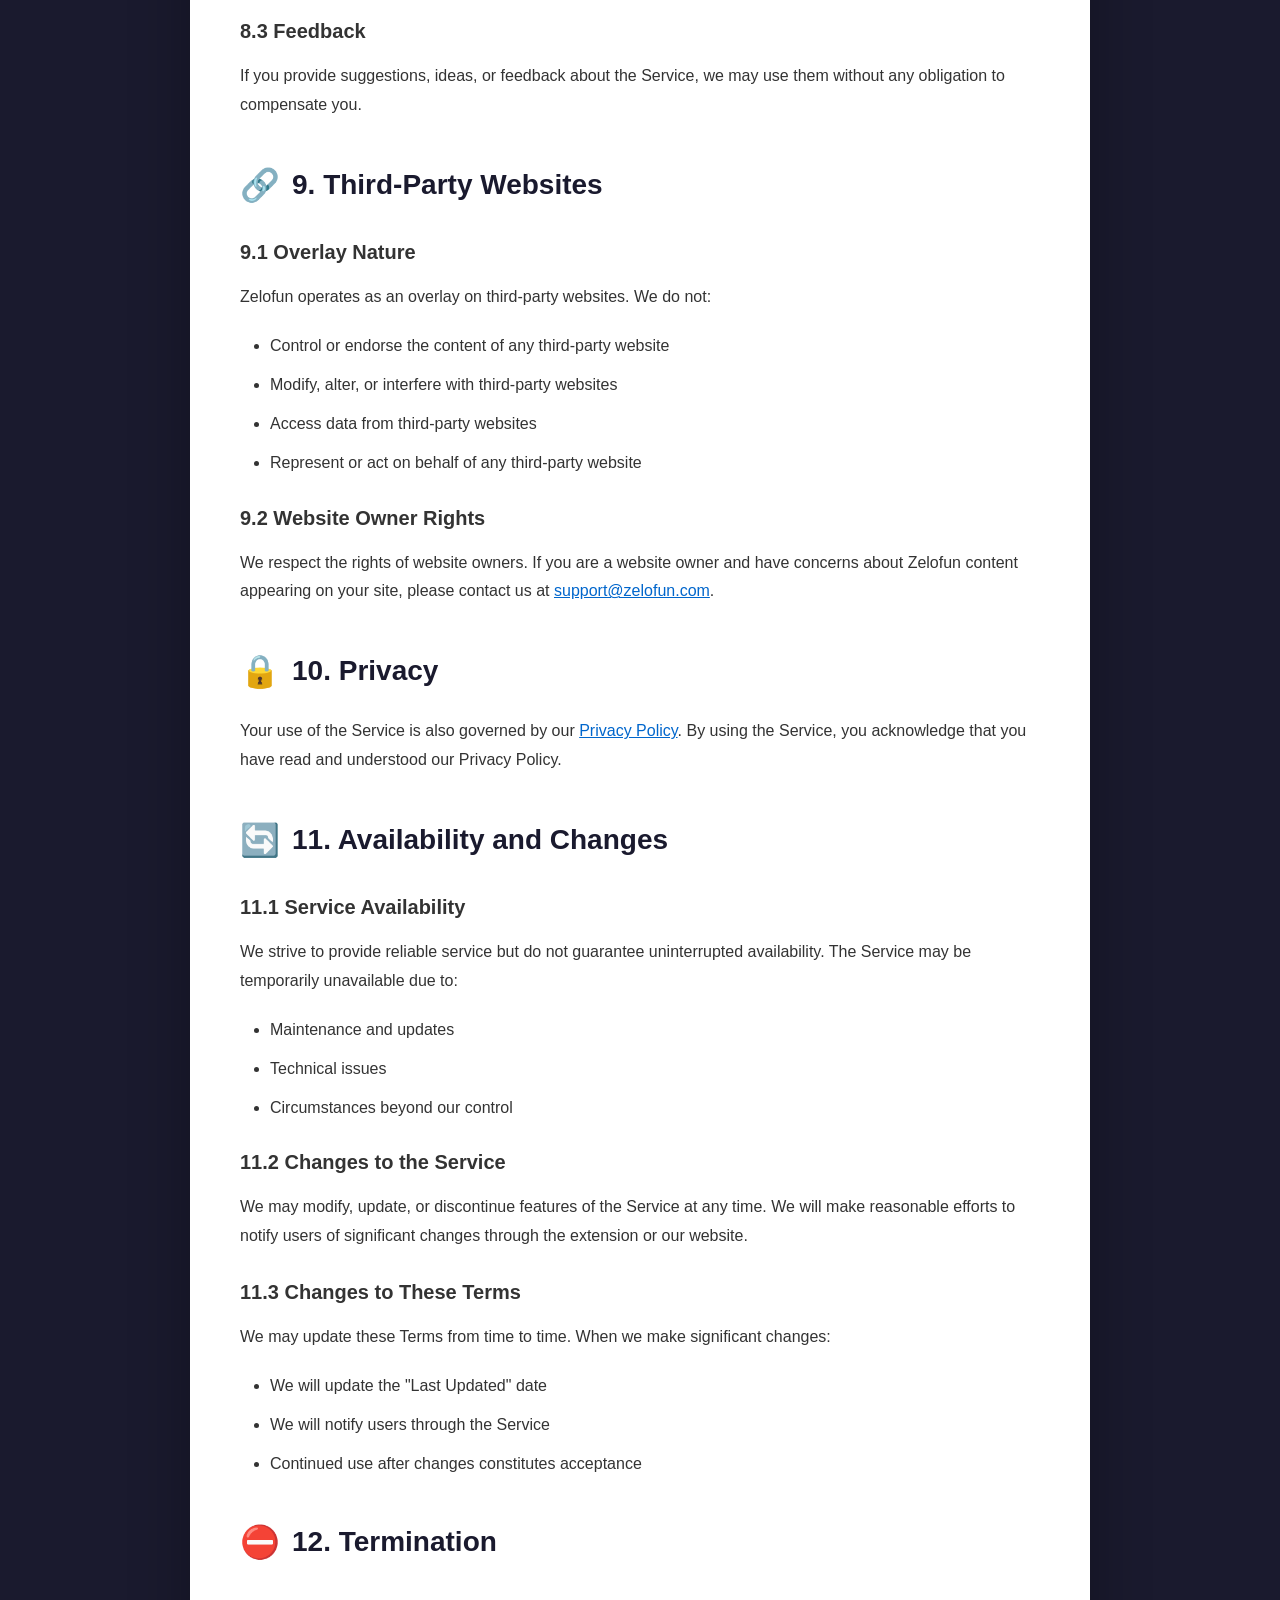
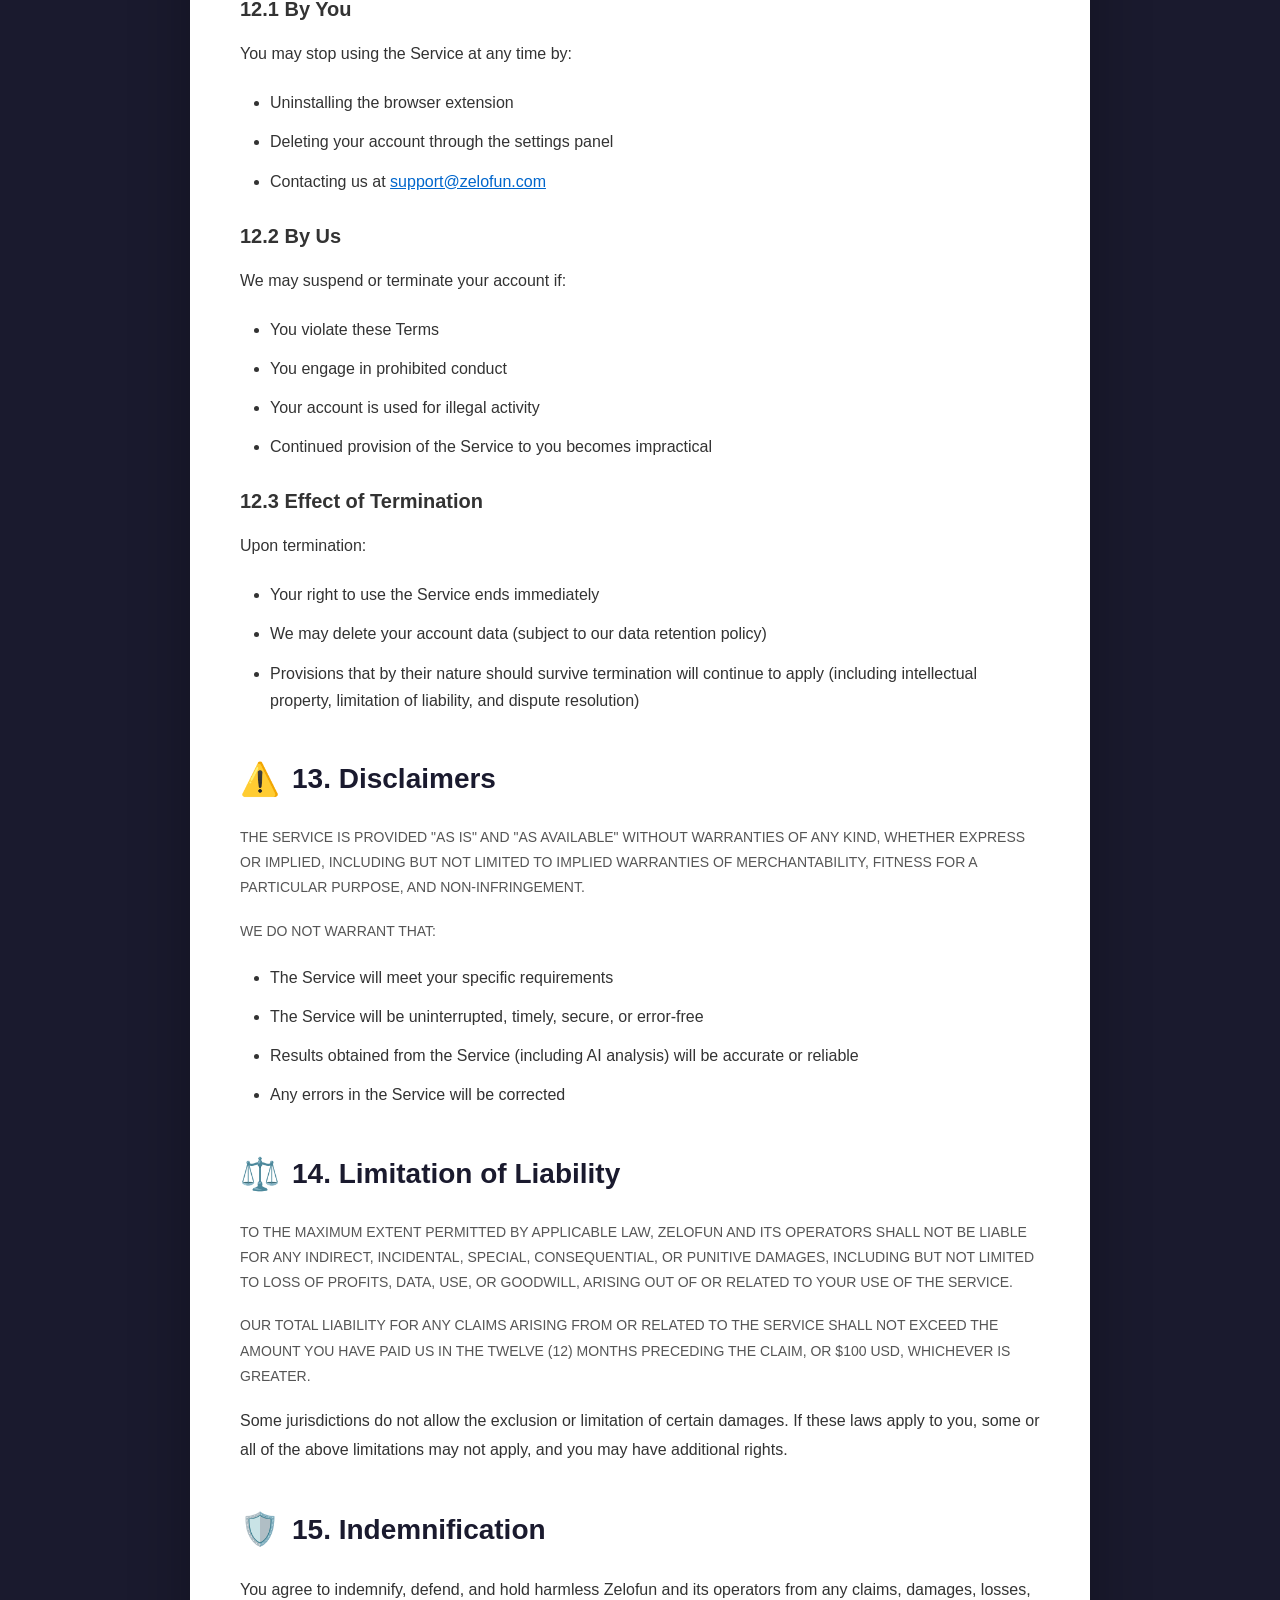
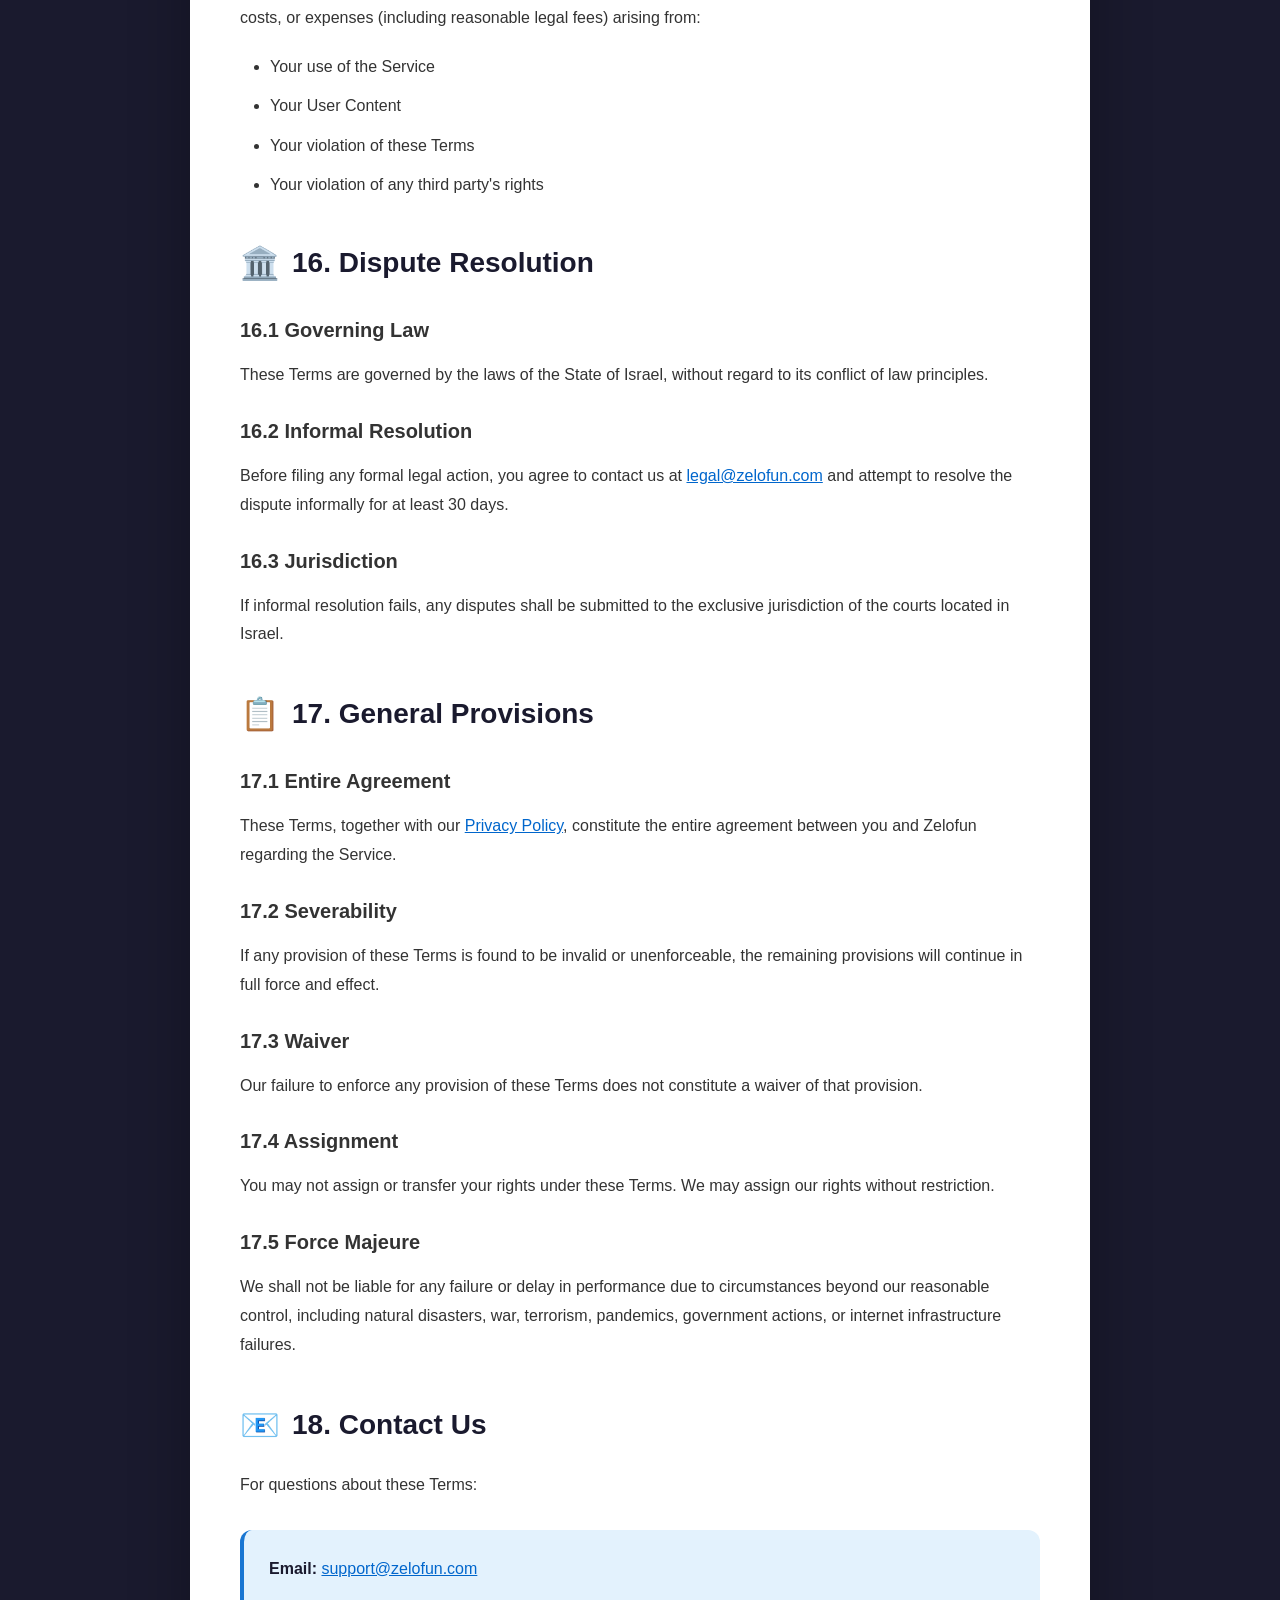
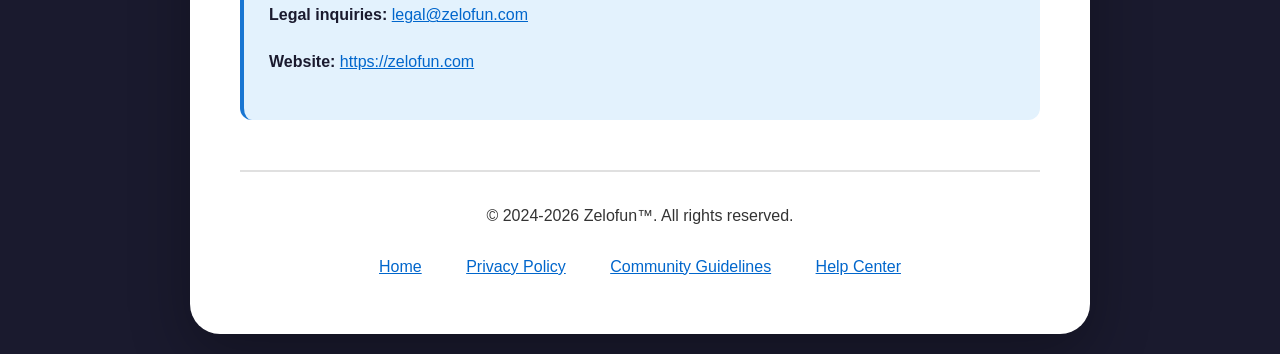
<file: terms.html>
<!DOCTYPE html>
<html lang="en" dir="ltr">
<head>
    <meta charset="UTF-8">
    <meta name="viewport" content="width=device-width, initial-scale=1.0">
    <title>Zelofun™ - Terms of Service</title>
    <meta name="description" content="Terms of Service for Zelofun™ - The social overlay layer for the web">
    <link rel="icon" type="image/png" href="icon.png">

    <style>
        * {
            margin: 0;
            padding: 0;
            box-sizing: border-box;
        }

        .skip-link {
            position: absolute;
            top: -40px;
            left: 0;
            background: #000;
            color: #fff;
            padding: 8px;
            text-decoration: none;
            z-index: 100000;
            border-radius: 0 0 4px 0;
        }

        .skip-link:focus {
            top: 0;
        }

        @media (prefers-contrast: high) {
            * {
                border-color: currentColor !important;
            }
        }

        @media (prefers-reduced-motion: reduce) {
            *, *::before, *::after {
                animation-duration: 0.01ms !important;
                animation-iteration-count: 1 !important;
                transition-duration: 0.01ms !important;
            }
        }

        body {
            font-family: -apple-system, BlinkMacSystemFont, 'Segoe UI', Roboto, 'Helvetica Neue', Arial, sans-serif;
            background: #1a1a2e;
            min-height: 100vh;
            color: #333;
            padding: 20px;
            line-height: 1.6;
        }

        body::before {
            content: '';
            position: fixed;
            top: 0;
            left: 0;
            right: 0;
            bottom: 0;
            background: linear-gradient(135deg,
                rgba(0,212,255,0.05) 0%,
                rgba(123,100,255,0.05) 25%,
                rgba(255,107,157,0.05) 50%,
                rgba(255,199,55,0.05) 75%,
                rgba(0,212,255,0.05) 100%);
            pointer-events: none;
            z-index: 1;
        }

        *:focus {
            outline: 3px solid #00D4FF;
            outline-offset: 2px;
        }

        a:focus-visible,
        button:focus-visible {
            outline: 3px solid #00D4FF;
            outline-offset: 2px;
        }

        .container {
            max-width: 900px;
            margin: 0 auto;
            background: #ffffff;
            border-radius: 30px;
            box-shadow: 0 20px 60px rgba(0,0,0,0.3);
            padding: 50px;
            position: relative;
            z-index: 2;
        }

        .header {
            text-align: center;
            margin-bottom: 50px;
            padding-bottom: 30px;
            border-bottom: 3px solid #e0e0e0;
        }

        .emoji-logo {
            font-size: 60px;
            margin-bottom: 20px;
            display: block;
        }

        h1 {
            font-size: 48px;
            font-weight: 800;
            color: #1a1a2e;
            margin-bottom: 10px;
        }

        .subtitle {
            color: #666;
            font-size: 18px;
            font-weight: 300;
        }

        .last-updated {
            margin-top: 10px;
            font-size: 14px;
            color: #777;
        }

        .version-badge {
            display: inline-block;
            background: #1a1a2e;
            color: #fff;
            font-size: 12px;
            font-weight: 700;
            padding: 3px 12px;
            border-radius: 12px;
            margin-left: 8px;
            vertical-align: middle;
            letter-spacing: 0.5px;
        }

        h2 {
            color: #1a1a2e;
            font-size: 28px;
            margin-top: 40px;
            margin-bottom: 20px;
            display: flex;
            align-items: center;
            gap: 12px;
            font-weight: 700;
        }

        h3 {
            color: #333;
            font-size: 20px;
            margin-top: 25px;
            margin-bottom: 15px;
            font-weight: 600;
        }

        .section-emoji {
            font-size: 32px;
            display: inline-block;
        }

        p {
            margin-bottom: 18px;
            color: #333;
            line-height: 1.8;
            font-size: 16px;
        }

        ul, ol {
            margin: 20px 0 20px 30px;
        }

        li {
            margin-bottom: 12px;
            color: #333;
            line-height: 1.7;
            font-size: 16px;
        }

        .highlight-box {
            background: #e3f2fd;
            border-left: 4px solid #1976d2;
            padding: 25px;
            margin: 30px 0;
            border-radius: 12px;
        }

        .highlight-box h3 {
            color: #0d47a1;
            margin-bottom: 15px;
            margin-top: 0;
        }

        .highlight-box p {
            color: #1a237e;
        }

        .warning-box {
            background: #ffebee;
            border-left: 4px solid #d32f2f;
            padding: 25px;
            margin: 30px 0;
            border-radius: 12px;
        }

        .warning-box h3 {
            color: #b71c1c;
            margin-bottom: 15px;
            margin-top: 0;
        }

        .info-box {
            background: #fff3e0;
            border: 2px solid #ff9800;
            border-radius: 12px;
            padding: 25px;
            margin: 30px 0;
        }

        .info-box h3 {
            color: #e65100;
            margin-bottom: 15px;
            margin-top: 0;
        }

        .legal-caps {
            text-transform: uppercase;
            font-size: 14px;
            line-height: 1.8;
            color: #555;
        }

        strong {
            color: #1a1a2e;
            font-weight: 600;
        }

        a {
            color: #0066cc;
            text-decoration: underline;
        }

        a:hover {
            color: #0052a3;
        }

        .footer {
            margin-top: 50px;
            padding-top: 30px;
            border-top: 2px solid #e0e0e0;
            text-align: center;
            color: #666;
        }

        .footer nav {
            margin-top: 15px;
        }

        .footer a {
            color: #0066cc;
            text-decoration: underline;
            margin: 0 15px;
            font-weight: 500;
            transition: all 0.3s;
            display: inline-block;
            padding: 5px;
        }

        .footer a:hover {
            color: #0052a3;
            transform: translateY(-2px);
        }

        .footer a:focus {
            outline: 3px solid #00D4FF;
            outline-offset: 2px;
        }

        .sr-only {
            position: absolute;
            width: 1px;
            height: 1px;
            padding: 0;
            margin: -1px;
            overflow: hidden;
            clip: rect(0, 0, 0, 0);
            white-space: nowrap;
            border: 0;
        }

        @media (max-width: 768px) {
            .container {
                padding: 30px 20px;
                border-radius: 20px;
            }

            h1 {
                font-size: 36px;
            }

            h2 {
                font-size: 24px;
            }

            .emoji-logo {
                font-size: 48px;
            }

            .footer a {
                display: block;
                margin: 10px 0;
            }
        }
    </style>
</head>
<body>
    <a href="#main-content" class="skip-link">Skip to main content</a>

    <div class="container">
        <header>
            <div class="header">
                <span class="emoji-logo" role="img" aria-label="Terms">📜</span>
                <h1>Terms of Service</h1>
                <div class="subtitle">Zelofun™ &mdash; Terms of Service</div>
                <div class="last-updated">
                    <time datetime="2026-03">Last Updated: March 2026</time> &bull; Effective Date: March 2026 <span class="version-badge">v2.0</span>
                </div>
            </div>
        </header>

        <main id="main-content">
            <div class="highlight-box">
                <p>Welcome to Zelofun. These Terms of Service ("Terms") govern your use of the Zelofun browser extension, Progressive Web App (PWA), website, and all related services (collectively, the "Service") operated by Zelofun ("we", "us", "our").</p>
                <p><strong>By installing, accessing, or using the Service, you agree to be bound by these Terms. If you do not agree, do not use the Service.</strong></p>
            </div>

            <section aria-labelledby="about-service">
                <h2 id="about-service"><span class="section-emoji" aria-hidden="true">🌐</span>1. About the Service</h2>
                <p>Zelofun is a social overlay platform that enables users to:</p>
                <ul>
                    <li>Post comments, reactions, images, videos, and voice notes on top of any website</li>
                    <li>Participate in community discussions independent of the underlying website</li>
                    <li>View AI-generated analysis of community content (Trust Scores, Sentiment, Credibility)</li>
                    <li>Create and join groups for shared discussions</li>
                    <li>Follow other users and build a social network</li>
                </ul>
                <p>The Service operates as a Chrome browser extension and Progressive Web App. It creates a transparent social layer above existing websites without modifying or interfering with those websites.</p>
            </section>

            <section aria-labelledby="eligibility">
                <h2 id="eligibility"><span class="section-emoji" aria-hidden="true">👤</span>2. Eligibility</h2>
                <p>You must be at least <strong>13 years old</strong> to use the Service. If you are between 13 and 18 years old, you may only use the Service with the consent of a parent or legal guardian.</p>
                <p>By using the Service, you represent and warrant that you meet these age requirements.</p>
            </section>

            <section aria-labelledby="account-registration">
                <h2 id="account-registration"><span class="section-emoji" aria-hidden="true">🔐</span>3. Account Registration</h2>

                <h3>3.1 Creating an Account</h3>
                <p>To use most features of the Service, you must create an account. You can register using:</p>
                <ul>
                    <li><strong>Google Sign-In</strong> (OAuth 2.0)</li>
                    <li><strong>Email and password</strong> registration</li>
                </ul>

                <h3>3.2 Account Responsibilities</h3>
                <p>You are responsible for:</p>
                <ul>
                    <li>Maintaining the security of your account credentials</li>
                    <li>All activity that occurs under your account</li>
                    <li>Providing accurate profile information</li>
                    <li>Notifying us promptly if you suspect unauthorized access to your account</li>
                </ul>

                <h3>3.3 One Account Per Person</h3>
                <p>Each person may maintain only one active account. Creating multiple accounts to circumvent blocks, bans, or content restrictions is prohibited.</p>
            </section>

            <section aria-labelledby="user-content">
                <h2 id="user-content"><span class="section-emoji" aria-hidden="true">✍️</span>4. User Content</h2>

                <h3>4.1 Your Content</h3>
                <p>"User Content" refers to any text, images, videos, voice notes, reactions, or other materials you post through the Service. You retain ownership of your User Content.</p>
                <p>By posting User Content, you grant Zelofun a <strong>non-exclusive, worldwide, royalty-free license</strong> to:</p>
                <ul>
                    <li>Display your content to other users of the Service</li>
                    <li>Store your content on our infrastructure</li>
                    <li>Process your content for AI analysis features (Trust Scores, Sentiment, etc.)</li>
                    <li>Cache and distribute your content for performance purposes</li>
                </ul>
                <p>This license exists solely to operate and provide the Service. We will not use your content for advertising or sell it to third parties.</p>

                <h3>4.2 Content Visibility</h3>
                <p>When you post content, you choose its visibility:</p>
                <ul>
                    <li><strong>Public</strong> &mdash; visible to all Zelofun users on that webpage</li>
                    <li><strong>Private</strong> &mdash; visible only to you</li>
                    <li><strong>Group</strong> &mdash; visible only to members of a specific group</li>
                    <li><strong>Influencer</strong> &mdash; visible with enhanced display for verified influencer accounts</li>
                </ul>
                <p>You can change the visibility of your content or delete it at any time.</p>

                <h3>4.3 Content Responsibility</h3>
                <p>You are solely responsible for your User Content. You represent and warrant that:</p>
                <ul>
                    <li>You own or have the right to share any content you post</li>
                    <li>Your content does not infringe any third party's intellectual property rights</li>
                    <li>Your content complies with these Terms and our <a href="/community-guidelines.html">Community Guidelines</a></li>
                </ul>
            </section>

            <section aria-labelledby="prohibited-conduct">
                <h2 id="prohibited-conduct"><span class="section-emoji" aria-hidden="true">🚫</span>5. Prohibited Conduct</h2>
                <p>You agree not to use the Service to:</p>

                <div class="warning-box">
                    <h3>5.1 Harmful Content</h3>
                    <ul>
                        <li>Post content that promotes violence, hatred, or discrimination against any individual or group</li>
                        <li>Share sexually explicit or pornographic material</li>
                        <li>Post content that exploits or endangers minors in any way</li>
                        <li>Share graphic violence or disturbing imagery</li>
                        <li>Encourage self-harm or suicide</li>
                    </ul>
                </div>

                <h3>5.2 Illegal Activity</h3>
                <ul>
                    <li>Violate any applicable local, national, or international law</li>
                    <li>Share copyrighted material without authorization</li>
                    <li>Distribute malware, viruses, or malicious code</li>
                    <li>Engage in fraud, phishing, or identity theft</li>
                    <li>Harass, stalk, or threaten other users</li>
                </ul>

                <h3>5.3 Platform Abuse</h3>
                <ul>
                    <li>Create fake or misleading accounts</li>
                    <li>Impersonate other individuals or organizations</li>
                    <li>Use automated tools to spam or flood the Service with content</li>
                    <li>Attempt to bypass security measures, rate limits, or access controls</li>
                    <li>Reverse engineer, decompile, or extract source code from the Service</li>
                    <li>Interfere with the operation of the Service or its infrastructure</li>
                    <li>Scrape or collect data about other users without their consent</li>
                </ul>

                <h3>5.4 Deception</h3>
                <ul>
                    <li>Post deliberately false or misleading information presented as fact</li>
                    <li>Manipulate AI analysis features through coordinated inauthentic behavior</li>
                    <li>Misrepresent your affiliation with any person or organization</li>
                </ul>
            </section>

            <section aria-labelledby="ai-features">
                <h2 id="ai-features"><span class="section-emoji" aria-hidden="true">🤖</span>6. AI Features and Automated Content</h2>

                <h3>6.1 AI-Generated Content</h3>
                <p>The Service includes automated AI personas that generate content based on publicly available news sources (RSS feeds). This content is:</p>
                <ul>
                    <li>Designed to stimulate community discussion</li>
                    <li>Identifiable through profile markers indicating AI authorship</li>
                    <li>Not endorsements of any viewpoint by Zelofun</li>
                </ul>

                <h3>6.2 AI Analysis</h3>
                <p>AI-powered analysis features (Trust Score, Sentiment Analysis, Credibility Signals, Disagreement Mapping, Contributor Mix) are provided for informational purposes only. They:</p>
                <ul>
                    <li>Are generated by automated algorithms and may contain errors</li>
                    <li>Should not be relied upon as the sole basis for any decision</li>
                    <li>Do not represent editorial opinions of Zelofun</li>
                    <li>Are continuously improved and may change over time</li>
                </ul>

                <div class="info-box">
                    <h3>6.3 AI Limitations</h3>
                    <p>We do not guarantee the accuracy, completeness, or reliability of any AI-generated content or analysis. AI features are provided "as is" and may produce unexpected or incorrect results.</p>
                </div>
            </section>

            <section aria-labelledby="content-moderation">
                <h2 id="content-moderation"><span class="section-emoji" aria-hidden="true">🛡️</span>7. Content Moderation</h2>

                <h3>7.1 Reporting</h3>
                <p>Any user may report content that violates these Terms or Community Guidelines using the built-in reporting feature.</p>

                <h3>7.2 Review Process</h3>
                <p>Reported content is reviewed by our moderation team. We may:</p>
                <ul>
                    <li>Remove content that violates these Terms</li>
                    <li>Issue warnings to users who violate our guidelines</li>
                    <li>Temporarily or permanently suspend accounts that repeatedly violate our guidelines</li>
                    <li>Refer illegal content to appropriate authorities</li>
                </ul>

                <h3>7.3 Moderation Decisions</h3>
                <p>We strive to be fair and transparent in our moderation. However, moderation decisions are made at our sole discretion. We are not obligated to provide detailed explanations for individual moderation actions.</p>

                <h3>7.4 Appeals</h3>
                <p>If you believe your content was removed in error or your account was wrongly suspended, you may contact us at <a href="mailto:support@zelofun.com">support@zelofun.com</a> to request a review.</p>
            </section>

            <section aria-labelledby="intellectual-property">
                <h2 id="intellectual-property"><span class="section-emoji" aria-hidden="true">©️</span>8. Intellectual Property</h2>

                <h3>8.1 Our Property</h3>
                <p>The Service, including its design, code, features, branding, logo, and documentation, is owned by Zelofun and protected by intellectual property laws. "Zelofun" and the Zelofun logo are trademarks of Zelofun.</p>
                <p>You may not:</p>
                <ul>
                    <li>Copy, modify, or distribute the Service's code or design</li>
                    <li>Use our trademarks without prior written permission</li>
                    <li>Create derivative works based on the Service</li>
                </ul>

                <h3>8.2 Your Property</h3>
                <p>You retain all ownership rights to the User Content you create. These Terms do not transfer ownership of your content to us.</p>

                <h3>8.3 Feedback</h3>
                <p>If you provide suggestions, ideas, or feedback about the Service, we may use them without any obligation to compensate you.</p>
            </section>

            <section aria-labelledby="third-party-websites">
                <h2 id="third-party-websites"><span class="section-emoji" aria-hidden="true">🔗</span>9. Third-Party Websites</h2>

                <h3>9.1 Overlay Nature</h3>
                <p>Zelofun operates as an overlay on third-party websites. We do not:</p>
                <ul>
                    <li>Control or endorse the content of any third-party website</li>
                    <li>Modify, alter, or interfere with third-party websites</li>
                    <li>Access data from third-party websites</li>
                    <li>Represent or act on behalf of any third-party website</li>
                </ul>

                <h3>9.2 Website Owner Rights</h3>
                <p>We respect the rights of website owners. If you are a website owner and have concerns about Zelofun content appearing on your site, please contact us at <a href="mailto:support@zelofun.com">support@zelofun.com</a>.</p>
            </section>

            <section aria-labelledby="privacy">
                <h2 id="privacy"><span class="section-emoji" aria-hidden="true">🔒</span>10. Privacy</h2>
                <p>Your use of the Service is also governed by our <a href="/privacy.html">Privacy Policy</a>. By using the Service, you acknowledge that you have read and understood our Privacy Policy.</p>
            </section>

            <section aria-labelledby="availability-changes">
                <h2 id="availability-changes"><span class="section-emoji" aria-hidden="true">🔄</span>11. Availability and Changes</h2>

                <h3>11.1 Service Availability</h3>
                <p>We strive to provide reliable service but do not guarantee uninterrupted availability. The Service may be temporarily unavailable due to:</p>
                <ul>
                    <li>Maintenance and updates</li>
                    <li>Technical issues</li>
                    <li>Circumstances beyond our control</li>
                </ul>

                <h3>11.2 Changes to the Service</h3>
                <p>We may modify, update, or discontinue features of the Service at any time. We will make reasonable efforts to notify users of significant changes through the extension or our website.</p>

                <h3>11.3 Changes to These Terms</h3>
                <p>We may update these Terms from time to time. When we make significant changes:</p>
                <ul>
                    <li>We will update the "Last Updated" date</li>
                    <li>We will notify users through the Service</li>
                    <li>Continued use after changes constitutes acceptance</li>
                </ul>
            </section>

            <section aria-labelledby="termination">
                <h2 id="termination"><span class="section-emoji" aria-hidden="true">⛔</span>12. Termination</h2>

                <h3>12.1 By You</h3>
                <p>You may stop using the Service at any time by:</p>
                <ul>
                    <li>Uninstalling the browser extension</li>
                    <li>Deleting your account through the settings panel</li>
                    <li>Contacting us at <a href="mailto:support@zelofun.com">support@zelofun.com</a></li>
                </ul>

                <h3>12.2 By Us</h3>
                <p>We may suspend or terminate your account if:</p>
                <ul>
                    <li>You violate these Terms</li>
                    <li>You engage in prohibited conduct</li>
                    <li>Your account is used for illegal activity</li>
                    <li>Continued provision of the Service to you becomes impractical</li>
                </ul>

                <h3>12.3 Effect of Termination</h3>
                <p>Upon termination:</p>
                <ul>
                    <li>Your right to use the Service ends immediately</li>
                    <li>We may delete your account data (subject to our data retention policy)</li>
                    <li>Provisions that by their nature should survive termination will continue to apply (including intellectual property, limitation of liability, and dispute resolution)</li>
                </ul>
            </section>

            <section aria-labelledby="disclaimers">
                <h2 id="disclaimers"><span class="section-emoji" aria-hidden="true">⚠️</span>13. Disclaimers</h2>
                <p class="legal-caps">THE SERVICE IS PROVIDED "AS IS" AND "AS AVAILABLE" WITHOUT WARRANTIES OF ANY KIND, WHETHER EXPRESS OR IMPLIED, INCLUDING BUT NOT LIMITED TO IMPLIED WARRANTIES OF MERCHANTABILITY, FITNESS FOR A PARTICULAR PURPOSE, AND NON-INFRINGEMENT.</p>
                <p class="legal-caps">WE DO NOT WARRANT THAT:</p>
                <ul>
                    <li>The Service will meet your specific requirements</li>
                    <li>The Service will be uninterrupted, timely, secure, or error-free</li>
                    <li>Results obtained from the Service (including AI analysis) will be accurate or reliable</li>
                    <li>Any errors in the Service will be corrected</li>
                </ul>
            </section>

            <section aria-labelledby="limitation-liability">
                <h2 id="limitation-liability"><span class="section-emoji" aria-hidden="true">⚖️</span>14. Limitation of Liability</h2>
                <p class="legal-caps">TO THE MAXIMUM EXTENT PERMITTED BY APPLICABLE LAW, ZELOFUN AND ITS OPERATORS SHALL NOT BE LIABLE FOR ANY INDIRECT, INCIDENTAL, SPECIAL, CONSEQUENTIAL, OR PUNITIVE DAMAGES, INCLUDING BUT NOT LIMITED TO LOSS OF PROFITS, DATA, USE, OR GOODWILL, ARISING OUT OF OR RELATED TO YOUR USE OF THE SERVICE.</p>
                <p class="legal-caps">OUR TOTAL LIABILITY FOR ANY CLAIMS ARISING FROM OR RELATED TO THE SERVICE SHALL NOT EXCEED THE AMOUNT YOU HAVE PAID US IN THE TWELVE (12) MONTHS PRECEDING THE CLAIM, OR $100 USD, WHICHEVER IS GREATER.</p>
                <p>Some jurisdictions do not allow the exclusion or limitation of certain damages. If these laws apply to you, some or all of the above limitations may not apply, and you may have additional rights.</p>
            </section>

            <section aria-labelledby="indemnification">
                <h2 id="indemnification"><span class="section-emoji" aria-hidden="true">🛡️</span>15. Indemnification</h2>
                <p>You agree to indemnify, defend, and hold harmless Zelofun and its operators from any claims, damages, losses, costs, or expenses (including reasonable legal fees) arising from:</p>
                <ul>
                    <li>Your use of the Service</li>
                    <li>Your User Content</li>
                    <li>Your violation of these Terms</li>
                    <li>Your violation of any third party's rights</li>
                </ul>
            </section>

            <section aria-labelledby="dispute-resolution">
                <h2 id="dispute-resolution"><span class="section-emoji" aria-hidden="true">🏛️</span>16. Dispute Resolution</h2>

                <h3>16.1 Governing Law</h3>
                <p>These Terms are governed by the laws of the State of Israel, without regard to its conflict of law principles.</p>

                <h3>16.2 Informal Resolution</h3>
                <p>Before filing any formal legal action, you agree to contact us at <a href="mailto:legal@zelofun.com">legal@zelofun.com</a> and attempt to resolve the dispute informally for at least 30 days.</p>

                <h3>16.3 Jurisdiction</h3>
                <p>If informal resolution fails, any disputes shall be submitted to the exclusive jurisdiction of the courts located in Israel.</p>
            </section>

            <section aria-labelledby="general-provisions">
                <h2 id="general-provisions"><span class="section-emoji" aria-hidden="true">📋</span>17. General Provisions</h2>

                <h3>17.1 Entire Agreement</h3>
                <p>These Terms, together with our <a href="/privacy.html">Privacy Policy</a>, constitute the entire agreement between you and Zelofun regarding the Service.</p>

                <h3>17.2 Severability</h3>
                <p>If any provision of these Terms is found to be invalid or unenforceable, the remaining provisions will continue in full force and effect.</p>

                <h3>17.3 Waiver</h3>
                <p>Our failure to enforce any provision of these Terms does not constitute a waiver of that provision.</p>

                <h3>17.4 Assignment</h3>
                <p>You may not assign or transfer your rights under these Terms. We may assign our rights without restriction.</p>

                <h3>17.5 Force Majeure</h3>
                <p>We shall not be liable for any failure or delay in performance due to circumstances beyond our reasonable control, including natural disasters, war, terrorism, pandemics, government actions, or internet infrastructure failures.</p>
            </section>

            <section aria-labelledby="contact-us">
                <h2 id="contact-us"><span class="section-emoji" aria-hidden="true">📧</span>18. Contact Us</h2>
                <p>For questions about these Terms:</p>
                <div class="highlight-box">
                    <p><strong>Email:</strong> <a href="mailto:support@zelofun.com">support@zelofun.com</a></p>
                    <p><strong>Legal inquiries:</strong> <a href="mailto:legal@zelofun.com">legal@zelofun.com</a></p>
                    <p><strong>Website:</strong> <a href="https://zelofun.com">https://zelofun.com</a></p>
                </div>
            </section>
        </main>

        <footer>
            <div class="footer">
                <p>&copy; 2024-2026 Zelofun™. All rights reserved.</p>
                <nav aria-label="Footer navigation">
                    <a href="/">Home</a>
                    <a href="/privacy.html">Privacy Policy</a>
                    <a href="/community-guidelines.html">Community Guidelines</a>
                    <a href="/help.html">Help Center</a>
                </nav>
            </div>
        </footer>
    </div>
</body>
</html>
</file>
